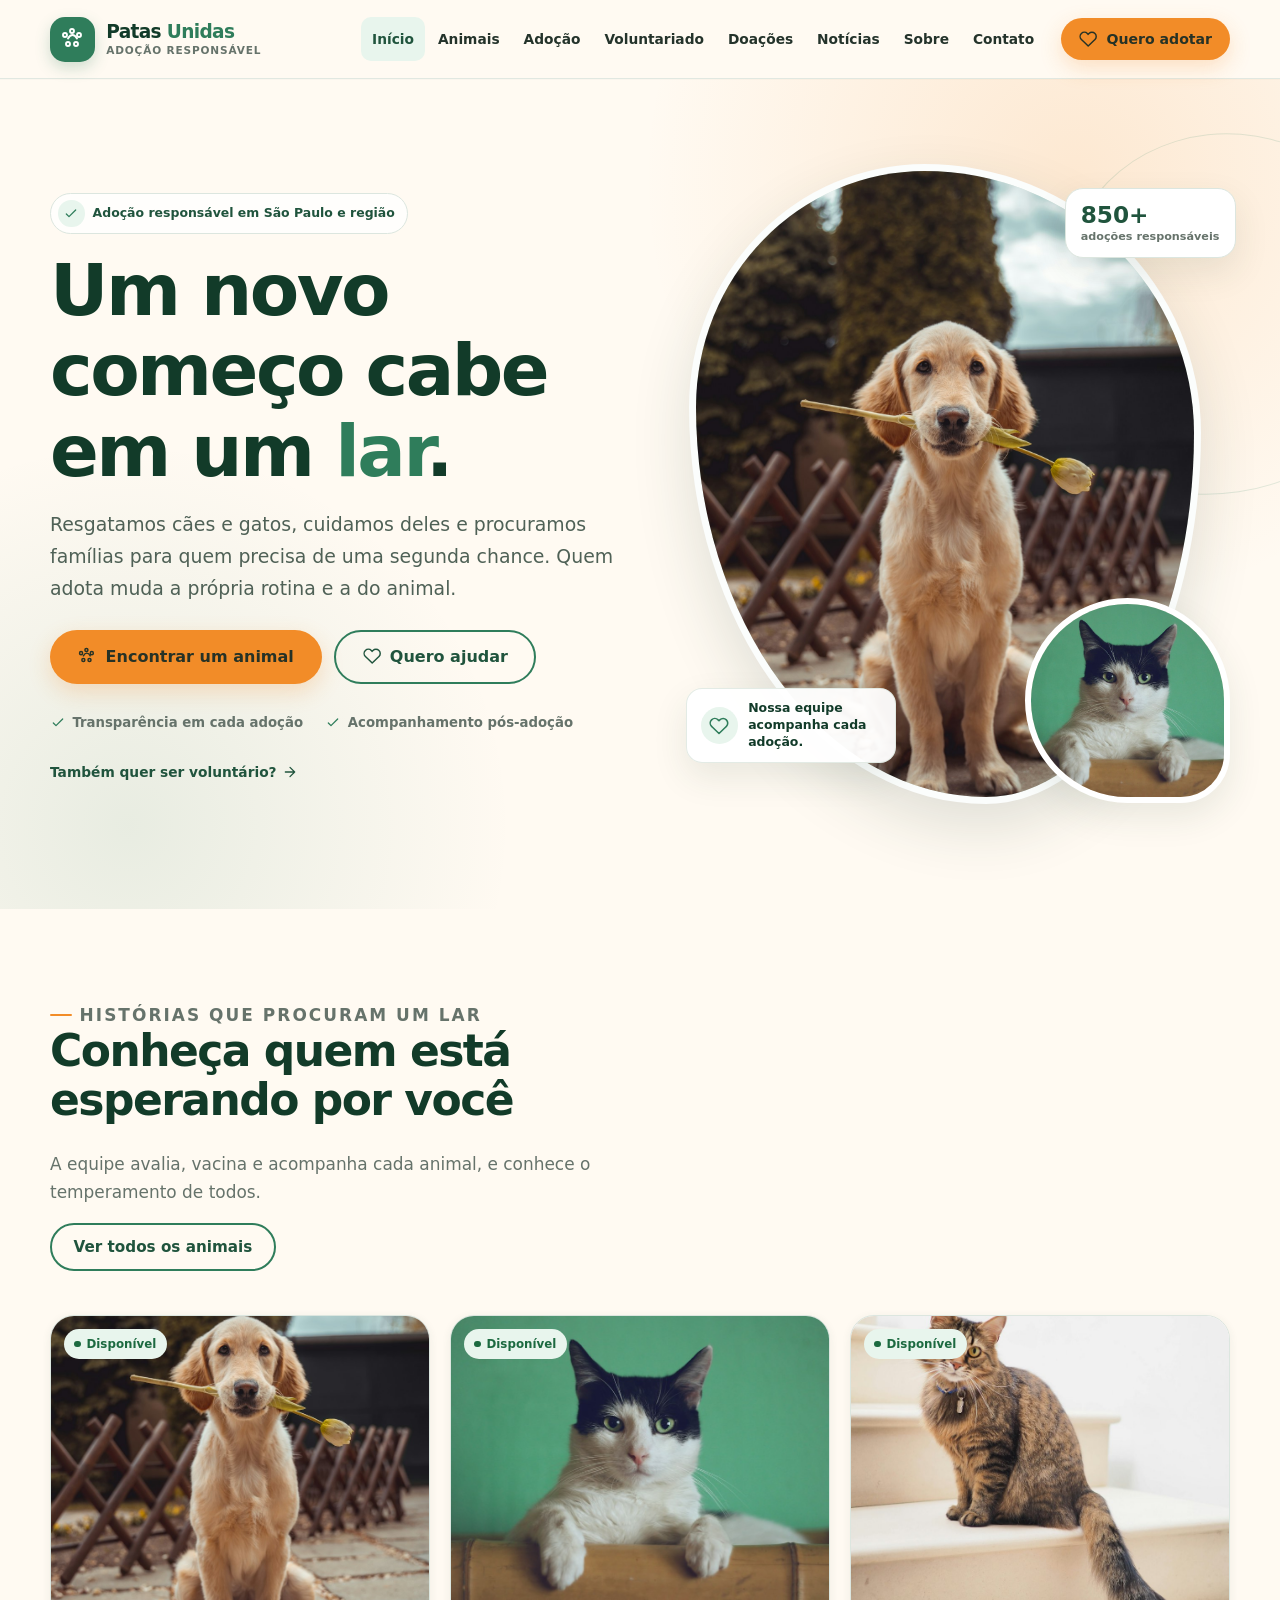
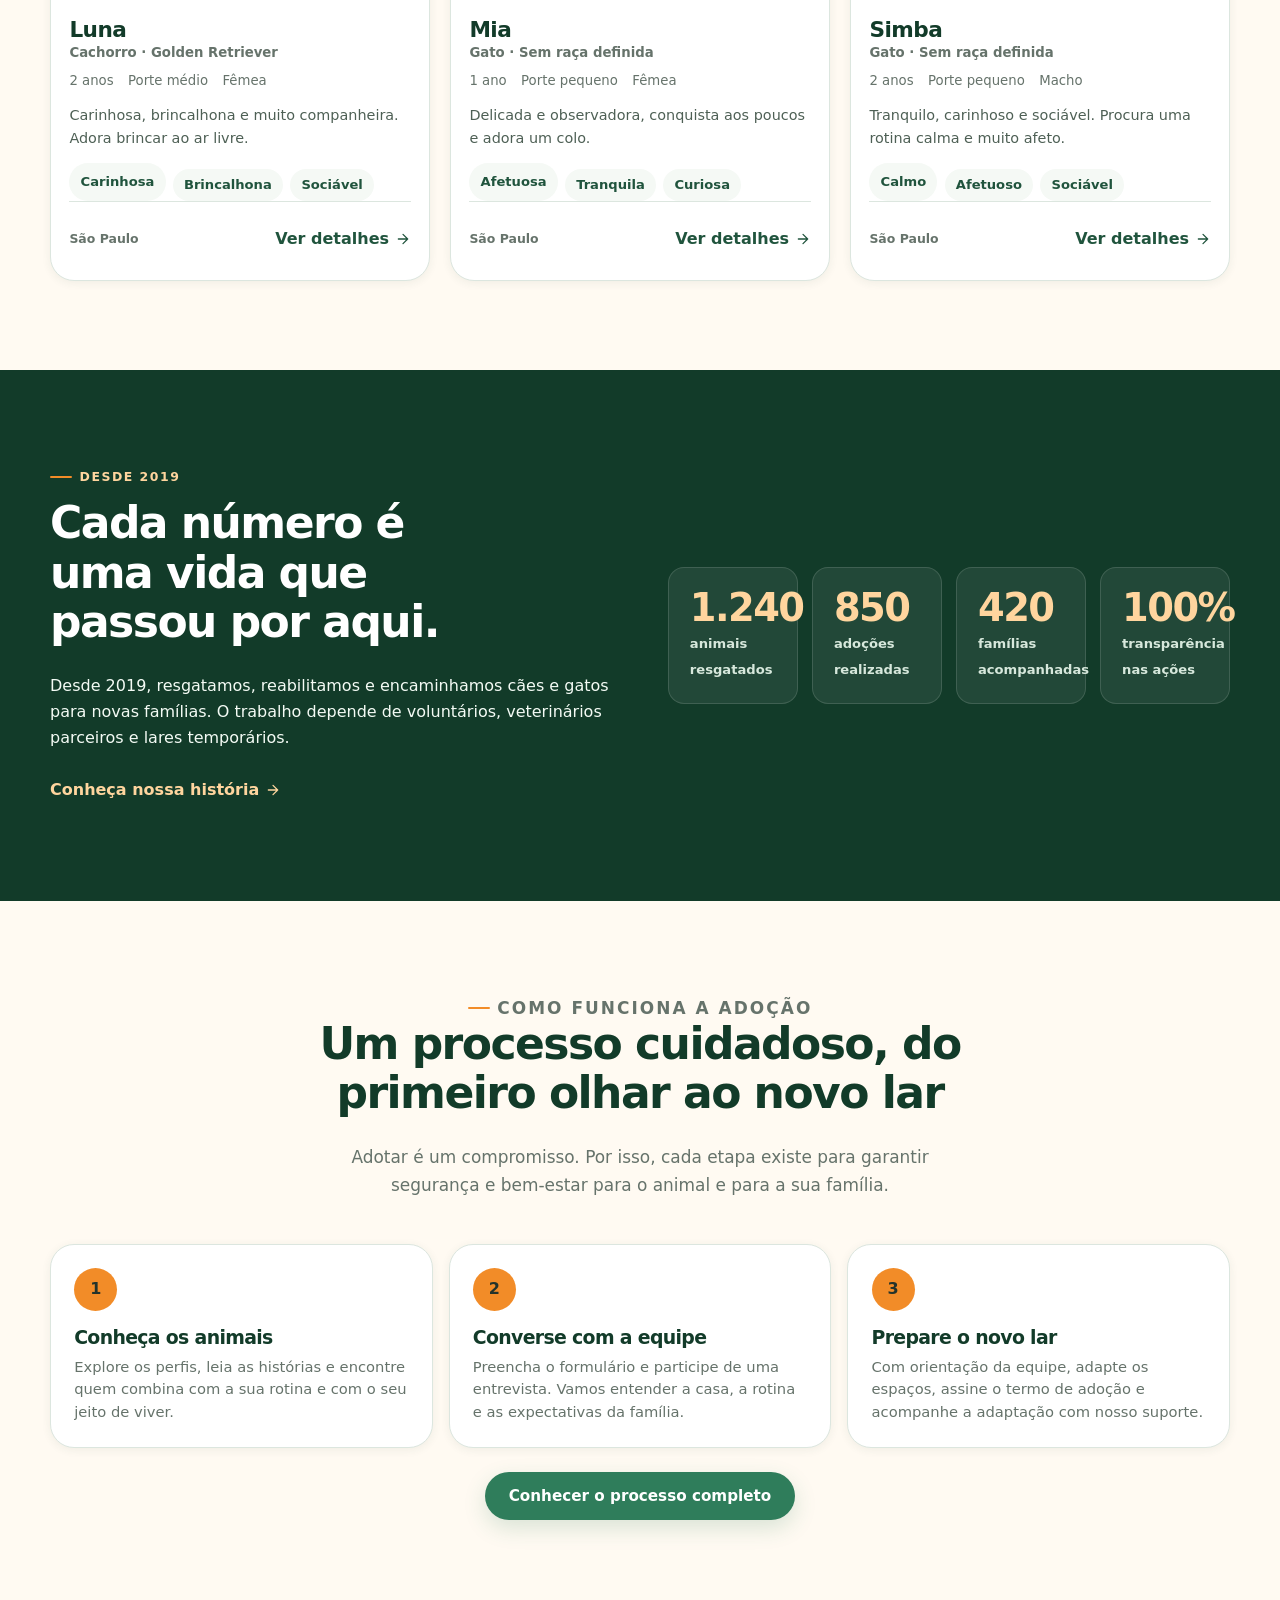
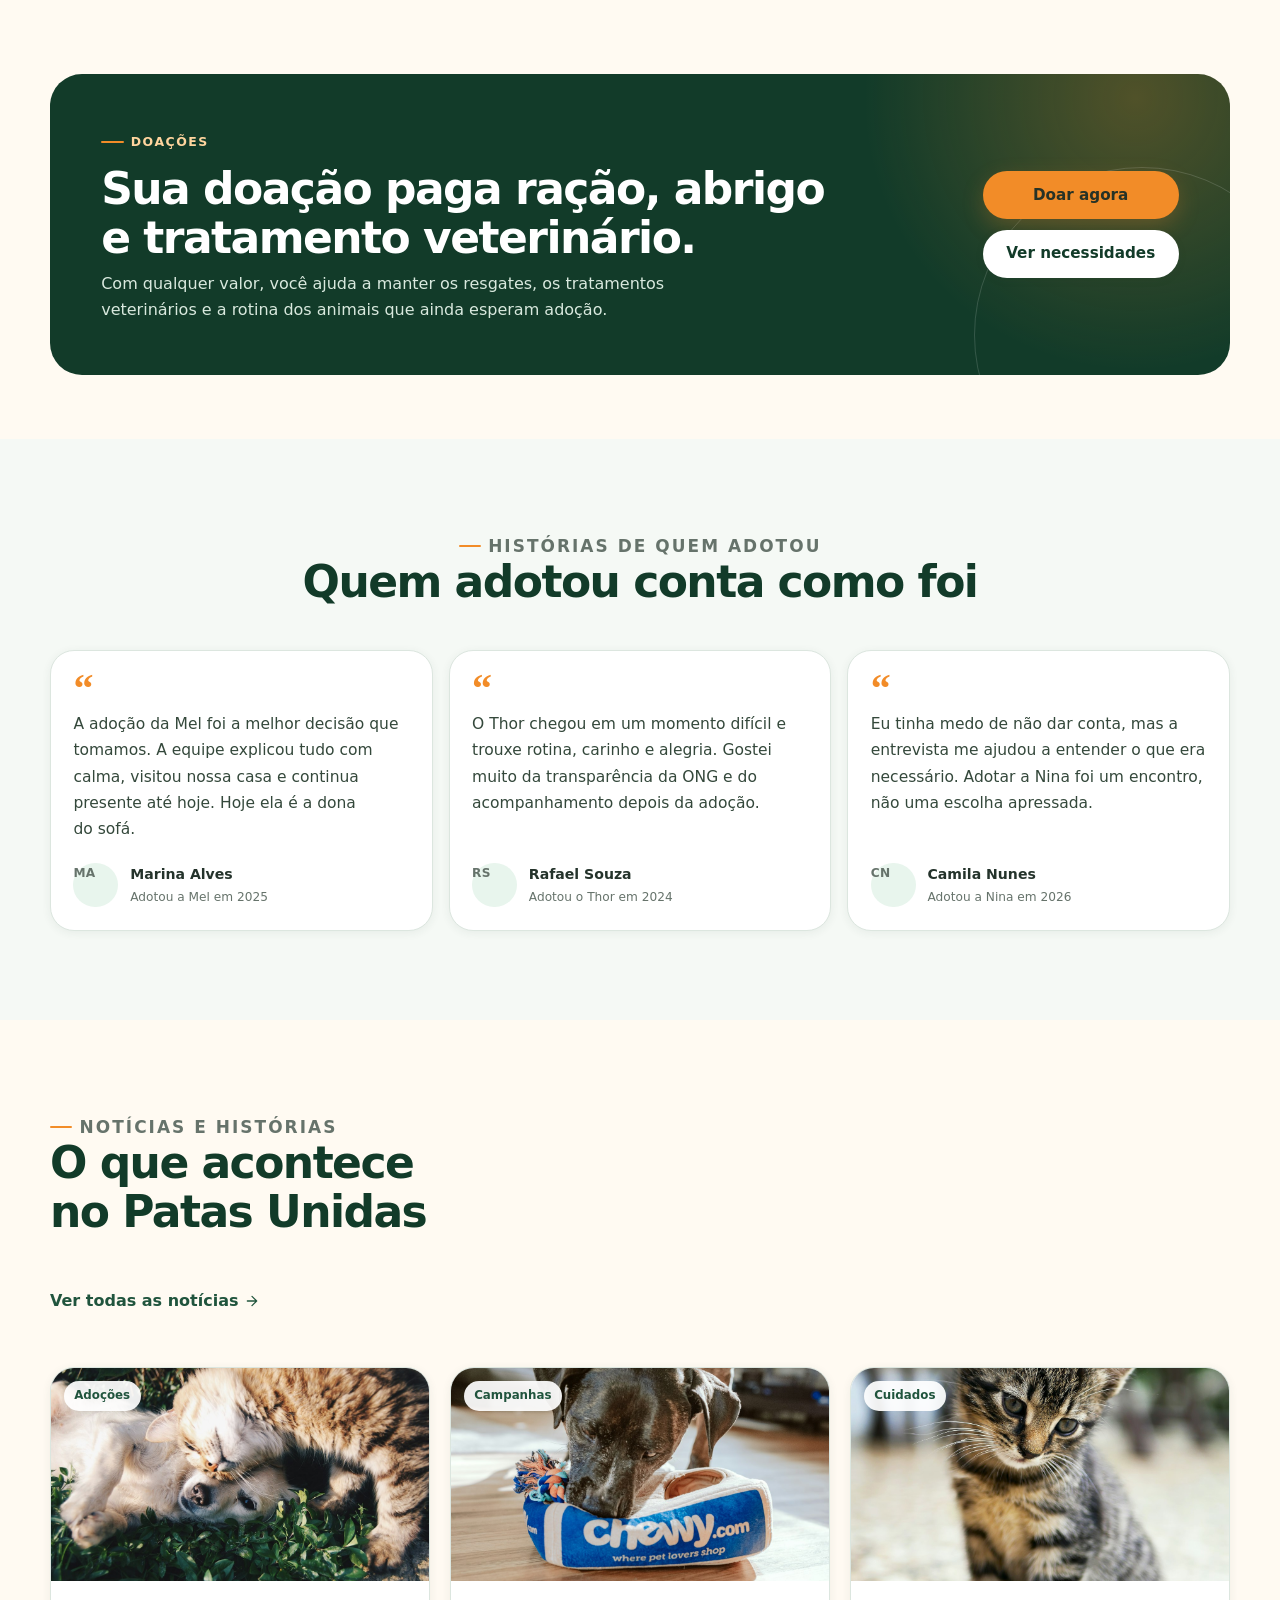
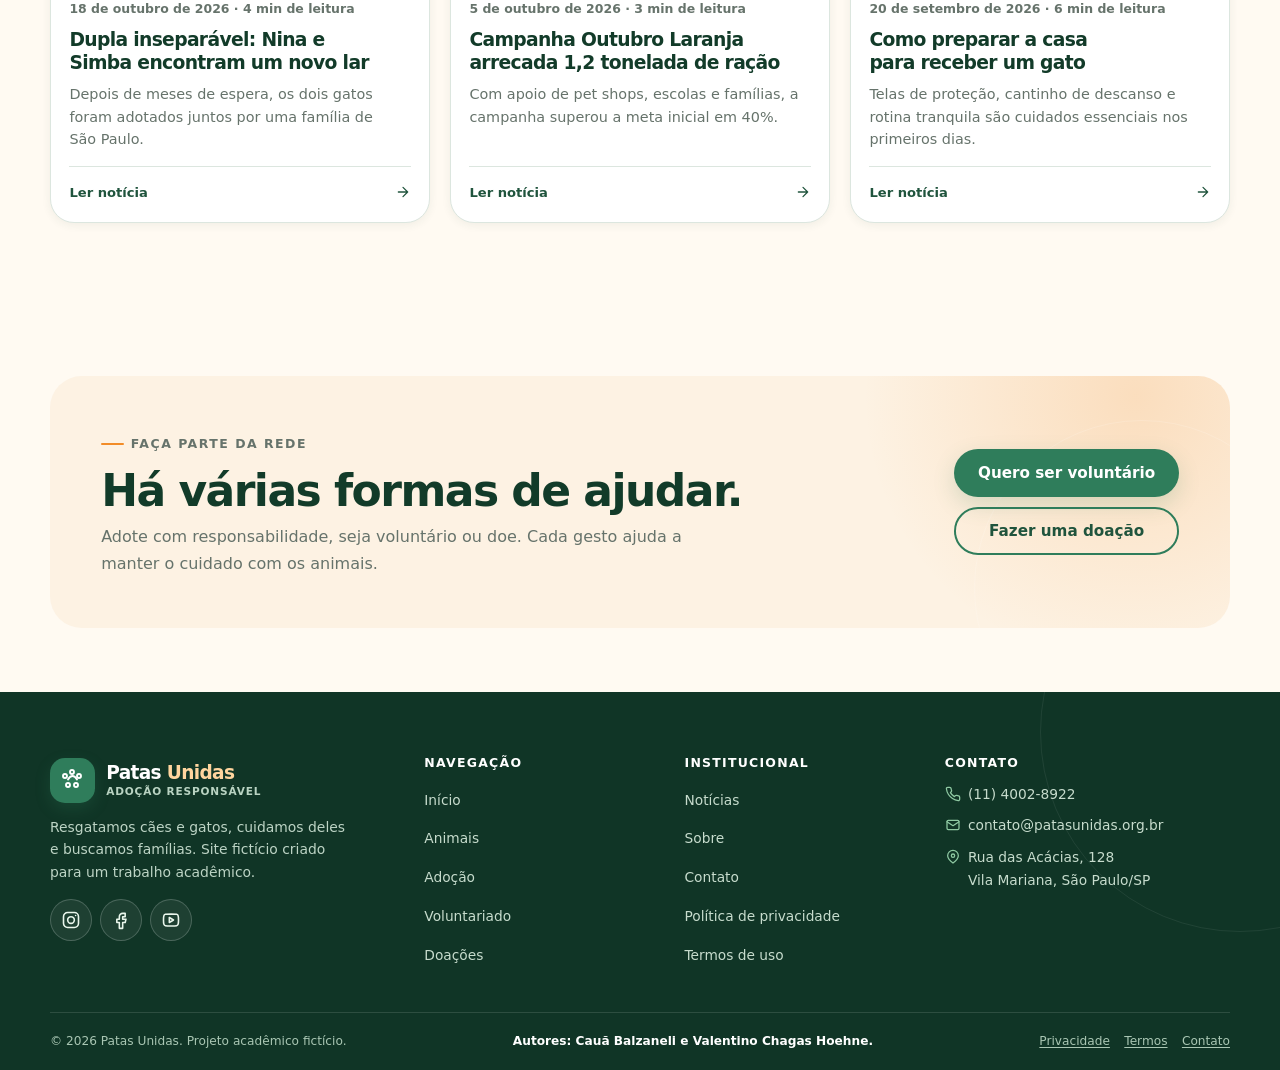
<file: programação-web/Valentino-Caua/PatasUnidas/index.html>
<!DOCTYPE html>
<html lang="pt-BR">
<head>
  <meta charset="utf-8">
  <meta name="viewport" content="width=device-width, initial-scale=1">
  <title>Patas Unidas | Adoção responsável de cães e gatos</title>
  <meta name="description" content="O Patas Unidas resgata, cuida e encontra famílias para cães e gatos. Conheça os animais disponíveis, o processo de adoção responsável e como ajudar.">
  <meta name="theme-color" content="#2f7d5b">
  <meta name="author" content="Cauã Balzaneli e Valentino Chagas Hoehne">
  <meta property="og:type" content="website">
  <meta property="og:locale" content="pt_BR">
  <meta property="og:title" content="Patas Unidas | Adoção responsável de cães e gatos">
  <meta property="og:description" content="O Patas Unidas resgata, cuida e encontra famílias para cães e gatos. Conheça os animais disponíveis, o processo de adoção responsável e como ajudar.">
  <meta property="og:image" content="assets/images/og-patas-unidas.jpg">
  <meta property="og:image:alt" content="Patas Unidas: um novo começo cabe em um lar">
  <meta name="twitter:card" content="summary_large_image">
  <link rel="icon" href="assets/images/favicon.svg" type="image/svg+xml">
  <link rel="stylesheet" href="assets/css/style.css">
</head>
<body>
  <a class="skip-link" href="#conteudo">Ir para o conteúdo principal</a>
  <header class="site-header">
    <div class="container header__inner">
      <a class="brand" href="index.html" aria-label="Patas Unidas, página inicial">
        <span class="brand__mark" aria-hidden="true"><svg class="icon" viewBox="0 0 24 24" aria-hidden="true"><circle cx="11" cy="4" r="2"/><circle cx="18" cy="8" r="2"/><circle cx="4" cy="8" r="2"/><circle cx="7" cy="17" r="2"/><circle cx="15" cy="17" r="2"/><path d="M7 11.5c1.2-2.1 2.7-3.5 4.5-3.5s3.3 1.4 4.5 3.5"/></svg></span>
        <span class="brand__text"><span class="brand__name">Patas <span>Unidas</span></span><small>Adoção responsável</small></span>
      </a>
      <button class="nav-toggle" type="button" aria-expanded="false" aria-controls="menu-principal" aria-label="Abrir menu">
        <svg class="icon nav-toggle__open" viewBox="0 0 24 24" aria-hidden="true"><path d="M4 7h16M4 12h16M4 17h16"/></svg>
        <svg class="icon nav-toggle__close" viewBox="0 0 24 24" aria-hidden="true"><path d="M18 6 6 18M6 6l12 12"/></svg>
      </button>
      <nav class="site-nav" id="menu-principal" aria-label="Menu principal">
        <ul class="site-nav__list">
          <li><a href="index.html" aria-current="page">Início</a></li>
          <li><a href="pages/animais.html">Animais</a></li>
          <li><a href="pages/adocao.html">Adoção</a></li>
          <li><a href="pages/voluntariado.html">Voluntariado</a></li>
          <li><a href="pages/doacoes.html">Doações</a></li>
          <li><a href="pages/noticias.html">Notícias</a></li>
          <li><a href="pages/sobre.html">Sobre</a></li>
          <li><a href="pages/contato.html">Contato</a></li>
        </ul>
        <a class="btn btn--primary btn--sm nav-cta" href="pages/animais.html"><svg class="icon" viewBox="0 0 24 24" aria-hidden="true"><path d="M20.8 4.6a5.5 5.5 0 0 0-7.8 0L12 5.7l-1.1-1.1a5.5 5.5 0 0 0-7.8 7.8l1.1 1.1L12 21l7.8-7.5 1.1-1.1a5.5 5.5 0 0 0-.1-7.8Z"/></svg> Quero adotar</a>
      </nav>
    </div>
  </header>

  <main id="conteudo" tabindex="-1">
  <section class="hero">
    <div class="container hero__grid">
      <div class="hero__content">
        <p class="hero__eyebrow">
          <span aria-hidden="true">
            <svg class="icon icon--sm" viewBox="0 0 24 24" fill="none" stroke="currentColor" stroke-width="2"><path d="m5 12 4 4L19 6"/></svg>
          </span>
          Adoção responsável em São Paulo e região
        </p>
        <h1>Um novo começo cabe em um <em>lar</em>.</h1>
        <p class="hero__lead">Resgatamos cães e gatos, cuidamos deles e procuramos famílias para quem precisa de uma segunda chance. Quem adota muda a própria rotina e a do animal.</p>
        <div class="hero__actions">
          <a class="btn btn--primary btn--lg" href="pages/animais.html">
            <svg class="icon" viewBox="0 0 24 24" aria-hidden="true"><circle cx="11" cy="4" r="2"/><circle cx="18" cy="8" r="2"/><circle cx="4" cy="8" r="2"/><circle cx="7" cy="17" r="2"/><circle cx="15" cy="17" r="2"/><path d="M7 11.5c1.2-2.1 2.7-3.5 4.5-3.5s3.3 1.4 4.5 3.5"/></svg>
            Encontrar um animal
          </a>
          <a class="btn btn--outline btn--lg" href="pages/doacoes.html">
            <svg class="icon" viewBox="0 0 24 24" aria-hidden="true"><path d="M20.8 4.6a5.5 5.5 0 0 0-7.8 0L12 5.7l-1.1-1.1a5.5 5.5 0 0 0-7.8 7.8l1.1 1.1L12 21l7.8-7.5 1.1-1.1a5.5 5.5 0 0 0-.1-7.8Z"/></svg>
            Quero ajudar
          </a>
        </div>
        <ul class="hero__trust">
          <li><svg class="icon icon--sm" viewBox="0 0 24 24" aria-hidden="true"><path d="m5 12 4 4L19 6"/></svg> Transparência em cada adoção</li>
          <li><svg class="icon icon--sm" viewBox="0 0 24 24" aria-hidden="true"><path d="m5 12 4 4L19 6"/></svg> Acompanhamento pós-adoção</li>
        </ul>
        <p style="margin-top: 1rem; font-size: 0.86rem;"><a class="link-arrow" href="pages/voluntariado.html">Também quer ser voluntário? <svg class="icon icon--sm" viewBox="0 0 24 24" aria-hidden="true"><path d="M5 12h14M12 5l7 7-7 7"/></svg></a></p>
      </div>

      <div class="hero__media" aria-label="Cachorro e gato resgatados pelo Patas Unidas">
        <div class="hero__image-main">
          <img src="assets/images/hero-dog.jpg" alt="Cachorro golden retriever segurando uma flor na boca, olhando para a câmera" width="1400" height="2245" fetchpriority="high">
        </div>
        <div class="hero__image-cat">
          <img src="assets/images/hero-cat.jpg" alt="Gato preto e branco de olhos verdes em um ambiente acolhedor" width="900" height="619" loading="lazy">
        </div>
        <div class="hero__badge">
          <span class="hero__badge-icon" aria-hidden="true">
            <svg class="icon" viewBox="0 0 24 24"><path d="M20.8 4.6a5.5 5.5 0 0 0-7.8 0L12 5.7l-1.1-1.1a5.5 5.5 0 0 0-7.8 7.8l1.1 1.1L12 21l7.8-7.5 1.1-1.1a5.5 5.5 0 0 0-.1-7.8Z"/></svg>
          </span>
          Nossa equipe acompanha cada adoção.
        </div>
        <div class="hero__stat" aria-label="Mais de 850 adoções realizadas">
          <strong>850+</strong>
          <span>adoções responsáveis</span>
        </div>
      </div>
    </div>
  </section>

  <section class="section" aria-labelledby="destaques-titulo">
    <div class="container">
      <div class="section-header-row">
        <div class="section-heading">
          <p class="eyebrow">Histórias que procuram um lar</p>
          <h2 id="destaques-titulo">Conheça quem está esperando por você</h2>
          <p>A equipe avalia, vacina e acompanha cada animal, e conhece o temperamento de todos.</p>
        </div>
        <a class="btn btn--outline" href="pages/animais.html">Ver todos os animais</a>
      </div>

      <div class="animals-grid">
        <article class="animal-card">
          <div class="animal-card__media">
            <img src="assets/images/animal-luna.jpg" alt="Cachorro golden retriever de pé em um jardim, segurando uma flor" loading="lazy" width="900" height="1443">
            <span class="badge badge--disponivel animal-card__status">Disponível</span>
          </div>
          <div class="animal-card__body">
            <div class="animal-card__heading">
              <div>
                <h3 class="animal-card__name">Luna</h3>
                <p class="animal-card__species">Cachorro · Golden Retriever</p>
              </div>
            </div>
            <ul class="animal-card__meta">
              <li>2 anos</li>
              <li>Porte médio</li>
              <li>Fêmea</li>
            </ul>
            <p class="animal-card__description">Carinhosa, brincalhona e muito companheira. Adora brincar ao ar livre.</p>
            <ul class="tag-list" aria-label="Temperamento de Luna">
              <li class="tag">Carinhosa</li>
              <li class="tag">Brincalhona</li>
              <li class="tag">Sociável</li>
            </ul>
            <div class="animal-card__footer">
              <span class="animal-card__city">São Paulo</span>
              <a class="link-arrow" href="pages/animal.html?id=1" aria-label="Ver detalhes de Luna">Ver detalhes <svg class="icon icon--sm" viewBox="0 0 24 24" aria-hidden="true"><path d="M5 12h14M12 5l7 7-7 7"/></svg></a>
            </div>
          </div>
        </article>

        <article class="animal-card">
          <div class="animal-card__media">
            <img src="assets/images/animal-mia.jpg" alt="Gatinha preta e branca de olhos verdes em um fundo verde" loading="lazy" width="900" height="619">
            <span class="badge badge--disponivel animal-card__status">Disponível</span>
          </div>
          <div class="animal-card__body">
            <div class="animal-card__heading">
              <div>
                <h3 class="animal-card__name">Mia</h3>
                <p class="animal-card__species">Gato · Sem raça definida</p>
              </div>
            </div>
            <ul class="animal-card__meta">
              <li>1 ano</li>
              <li>Porte pequeno</li>
              <li>Fêmea</li>
            </ul>
            <p class="animal-card__description">Delicada e observadora, conquista aos poucos e adora um colo.</p>
            <ul class="tag-list" aria-label="Temperamento de Mia">
              <li class="tag">Afetuosa</li>
              <li class="tag">Tranquila</li>
              <li class="tag">Curiosa</li>
            </ul>
            <div class="animal-card__footer">
              <span class="animal-card__city">São Paulo</span>
              <a class="link-arrow" href="pages/animal.html?id=3" aria-label="Ver detalhes de Mia">Ver detalhes <svg class="icon icon--sm" viewBox="0 0 24 24" aria-hidden="true"><path d="M5 12h14M12 5l7 7-7 7"/></svg></a>
            </div>
          </div>
        </article>

        <article class="animal-card">
          <div class="animal-card__media">
            <img src="assets/images/animal-simba.jpg" alt="Gato malhado sentado e olhando para a câmera em um ambiente claro" loading="lazy" width="900" height="1200">
            <span class="badge badge--disponivel animal-card__status">Disponível</span>
          </div>
          <div class="animal-card__body">
            <div class="animal-card__heading">
              <div>
                <h3 class="animal-card__name">Simba</h3>
                <p class="animal-card__species">Gato · Sem raça definida</p>
              </div>
            </div>
            <ul class="animal-card__meta">
              <li>2 anos</li>
              <li>Porte pequeno</li>
              <li>Macho</li>
            </ul>
            <p class="animal-card__description">Tranquilo, carinhoso e sociável. Procura uma rotina calma e muito afeto.</p>
            <ul class="tag-list" aria-label="Temperamento de Simba">
              <li class="tag">Calmo</li>
              <li class="tag">Afetuoso</li>
              <li class="tag">Sociável</li>
            </ul>
            <div class="animal-card__footer">
              <span class="animal-card__city">São Paulo</span>
              <a class="link-arrow" href="pages/animal.html?id=6" aria-label="Ver detalhes de Simba">Ver detalhes <svg class="icon icon--sm" viewBox="0 0 24 24" aria-hidden="true"><path d="M5 12h14M12 5l7 7-7 7"/></svg></a>
            </div>
          </div>
        </article>
      </div>
    </div>
  </section>

  <section class="section section--dark" aria-labelledby="numeros-titulo">
    <div class="container split">
      <div>
        <p class="eyebrow" style="color: #ffd59e;">Desde 2019</p>
        <h2 id="numeros-titulo">Cada número é uma vida que passou por aqui.</h2>
        <p>Desde 2019, resgatamos, reabilitamos e encaminhamos cães e gatos para novas famílias. O trabalho depende de voluntários, veterinários parceiros e lares temporários.</p>
        <p style="margin-bottom: 0;"><a class="link-arrow" style="color: #ffd59e;" href="pages/sobre.html">Conheça nossa história <svg class="icon icon--sm" viewBox="0 0 24 24" aria-hidden="true"><path d="M5 12h14M12 5l7 7-7 7"/></svg></a></p>
      </div>
      <div class="stats-grid">
        <div class="stat-card"><strong>1.240</strong><span>animais resgatados</span></div>
        <div class="stat-card"><strong>850</strong><span>adoções realizadas</span></div>
        <div class="stat-card"><strong>420</strong><span>famílias acompanhadas</span></div>
        <div class="stat-card"><strong>100%</strong><span>transparência nas ações</span></div>
      </div>
    </div>
  </section>

  <section class="section" aria-labelledby="como-funciona-titulo">
    <div class="container">
      <div class="section-heading section-heading--center">
        <p class="eyebrow">Como funciona a adoção</p>
        <h2 id="como-funciona-titulo">Um processo cuidadoso, do primeiro olhar ao novo lar</h2>
        <p>Adotar é um compromisso. Por isso, cada etapa existe para garantir segurança e bem-estar para o animal e para a sua família.</p>
      </div>
      <div class="steps-grid">
        <article class="step-card">
          <span class="step-card__number" aria-hidden="true">1</span>
          <h3>Conheça os animais</h3>
          <p>Explore os perfis, leia as histórias e encontre quem combina com a sua rotina e com o seu jeito de viver.</p>
        </article>
        <article class="step-card">
          <span class="step-card__number" aria-hidden="true">2</span>
          <h3>Converse com a equipe</h3>
          <p>Preencha o formulário e participe de uma entrevista. Vamos entender a casa, a rotina e as expectativas da família.</p>
        </article>
        <article class="step-card">
          <span class="step-card__number" aria-hidden="true">3</span>
          <h3>Prepare o novo lar</h3>
          <p>Com orientação da equipe, adapte os espaços, assine o termo de adoção e acompanhe a adaptação com nosso suporte.</p>
        </article>
      </div>
      <p class="text-center" style="margin-top: 1.5rem;"><a class="btn btn--secondary" href="pages/adocao.html">Conhecer o processo completo</a></p>
    </div>
  </section>

  <section class="section section--tight">
    <div class="container">
      <div class="cta-banner">
        <div>
          <p class="eyebrow" style="color: #ffd59e;">Doações</p>
          <h2>Sua doação paga ração, abrigo e tratamento veterinário.</h2>
          <p>Com qualquer valor, você ajuda a manter os resgates, os tratamentos veterinários e a rotina dos animais que ainda esperam adoção.</p>
        </div>
        <div class="cta-banner__actions">
          <a class="btn btn--primary" href="pages/doacoes.html">Doar agora</a>
          <a class="btn btn--light" href="pages/doacoes.html#necessidades">Ver necessidades</a>
        </div>
      </div>
    </div>
  </section>

  <section class="section section--tint" aria-labelledby="depoimentos-titulo">
    <div class="container">
      <div class="section-heading section-heading--center">
        <p class="eyebrow">Histórias de quem adotou</p>
        <h2 id="depoimentos-titulo">Quem adotou conta como foi</h2>
      </div>
      <div class="testimonial-grid">
        <article class="testimonial-card">
          <p class="testimonial-card__quote">A adoção da Mel foi a melhor decisão que tomamos. A equipe explicou tudo com calma, visitou nossa casa e continua presente até hoje. Hoje ela é a dona do sofá.</p>
          <div class="testimonial-card__person">
            <span class="avatar" aria-hidden="true">MA</span>
            <div><strong>Marina Alves</strong><span>Adotou a Mel em 2025</span></div>
          </div>
        </article>
        <article class="testimonial-card">
          <p class="testimonial-card__quote">O Thor chegou em um momento difícil e trouxe rotina, carinho e alegria. Gostei muito da transparência da ONG e do acompanhamento depois da adoção.</p>
          <div class="testimonial-card__person">
            <span class="avatar" aria-hidden="true">RS</span>
            <div><strong>Rafael Souza</strong><span>Adotou o Thor em 2024</span></div>
          </div>
        </article>
        <article class="testimonial-card">
          <p class="testimonial-card__quote">Eu tinha medo de não dar conta, mas a entrevista me ajudou a entender o que era necessário. Adotar a Nina foi um encontro, não uma escolha apressada.</p>
          <div class="testimonial-card__person">
            <span class="avatar" aria-hidden="true">CN</span>
            <div><strong>Camila Nunes</strong><span>Adotou a Nina em 2026</span></div>
          </div>
        </article>
      </div>
    </div>
  </section>

  <section class="section" aria-labelledby="noticias-home-titulo">
    <div class="container">
      <div class="section-header-row">
        <div class="section-heading">
          <p class="eyebrow">Notícias e histórias</p>
          <h2 id="noticias-home-titulo">O que acontece no Patas Unidas</h2>
        </div>
        <a class="link-arrow" href="pages/noticias.html">Ver todas as notícias <svg class="icon icon--sm" viewBox="0 0 24 24" aria-hidden="true"><path d="M5 12h14M12 5l7 7-7 7"/></svg></a>
      </div>
      <div class="news-grid">
        <article class="news-card">
          <div class="news-card__media">
            <img src="assets/images/news-adocao.jpg" alt="Cachorro e gato deitados juntos em um jardim" loading="lazy" width="1200" height="706">
            <span class="category-badge">Adoções</span>
          </div>
          <div class="news-card__body">
            <p class="news-card__date"><time datetime="2026-10-18">18 de outubro de 2026</time> · 4 min de leitura</p>
            <h3><a href="pages/noticia.html?id=1">Dupla inseparável: Nina e Simba encontram um novo lar</a></h3>
            <p class="news-card__summary">Depois de meses de espera, os dois gatos foram adotados juntos por uma família de São Paulo.</p>
            <div class="news-card__footer"><span>Ler notícia</span><svg class="icon icon--sm" viewBox="0 0 24 24" aria-hidden="true"><path d="M5 12h14M12 5l7 7-7 7"/></svg></div>
          </div>
        </article>
        <article class="news-card">
          <div class="news-card__media">
            <img src="assets/images/news-campanha.jpg" alt="Cachorro comendo ração de um comedouro azul" loading="lazy" width="1200" height="1798">
            <span class="category-badge">Campanhas</span>
          </div>
          <div class="news-card__body">
            <p class="news-card__date"><time datetime="2026-10-05">5 de outubro de 2026</time> · 3 min de leitura</p>
            <h3><a href="pages/noticia.html?id=3">Campanha Outubro Laranja arrecada 1,2 tonelada de ração</a></h3>
            <p class="news-card__summary">Com apoio de pet shops, escolas e famílias, a campanha superou a meta inicial em 40%.</p>
            <div class="news-card__footer"><span>Ler notícia</span><svg class="icon icon--sm" viewBox="0 0 24 24" aria-hidden="true"><path d="M5 12h14M12 5l7 7-7 7"/></svg></div>
          </div>
        </article>
        <article class="news-card">
          <div class="news-card__media">
            <img src="assets/images/news-cuidados.jpg" alt="Gato malhado descansando em uma superfície clara" loading="lazy" width="1200" height="1600">
            <span class="category-badge">Cuidados</span>
          </div>
          <div class="news-card__body">
            <p class="news-card__date"><time datetime="2026-09-20">20 de setembro de 2026</time> · 6 min de leitura</p>
            <h3><a href="pages/noticia.html?id=5">Como preparar a casa para receber um gato</a></h3>
            <p class="news-card__summary">Telas de proteção, cantinho de descanso e rotina tranquila são cuidados essenciais nos primeiros dias.</p>
            <div class="news-card__footer"><span>Ler notícia</span><svg class="icon icon--sm" viewBox="0 0 24 24" aria-hidden="true"><path d="M5 12h14M12 5l7 7-7 7"/></svg></div>
          </div>
        </article>
      </div>
    </div>
  </section>

  <section class="section section--tight">
    <div class="container">
      <div class="cta-banner cta-banner--light">
        <div>
          <p class="eyebrow">Faça parte da rede</p>
          <h2>Há várias formas de ajudar.</h2>
          <p>Adote com responsabilidade, seja voluntário ou doe. Cada gesto ajuda a manter o cuidado com os animais.</p>
        </div>
        <div class="cta-banner__actions">
          <a class="btn btn--secondary" href="pages/voluntariado.html">Quero ser voluntário</a>
          <a class="btn btn--outline" href="pages/doacoes.html">Fazer uma doação</a>
        </div>
      </div>
    </div>
  </section>
</main>

  <footer class="site-footer">
    <div class="container">
      <div class="footer__grid">
        <div class="footer__brand">
          <a class="brand" href="index.html" aria-label="Patas Unidas, página inicial">
            <span class="brand__mark" aria-hidden="true"><svg class="icon" viewBox="0 0 24 24" aria-hidden="true"><circle cx="11" cy="4" r="2"/><circle cx="18" cy="8" r="2"/><circle cx="4" cy="8" r="2"/><circle cx="7" cy="17" r="2"/><circle cx="15" cy="17" r="2"/><path d="M7 11.5c1.2-2.1 2.7-3.5 4.5-3.5s3.3 1.4 4.5 3.5"/></svg></span>
            <span class="brand__text"><span class="brand__name">Patas <span>Unidas</span></span><small>Adoção responsável</small></span>
          </a>
          <p>Resgatamos cães e gatos, cuidamos deles e buscamos famílias. Site fictício criado para um trabalho acadêmico.</p>
          <div class="social-links">
            <a class="social-link" href="https://www.instagram.com/" target="_blank" rel="noopener noreferrer" aria-label="Instagram do Patas Unidas (link fictício)"><svg class="icon" viewBox="0 0 24 24" aria-hidden="true"><rect x="3" y="3" width="18" height="18" rx="5"/><circle cx="12" cy="12" r="4"/><path d="M17.5 6.5h.01"/></svg></a>
            <a class="social-link" href="https://www.facebook.com/" target="_blank" rel="noopener noreferrer" aria-label="Facebook do Patas Unidas (link fictício)"><svg class="icon" viewBox="0 0 24 24" aria-hidden="true"><path d="M14 8h3V4h-3a4 4 0 0 0-4 4v3H7v4h3v7h4v-7h3l1-4h-4V8Z"/></svg></a>
            <a class="social-link" href="https://www.youtube.com/" target="_blank" rel="noopener noreferrer" aria-label="YouTube do Patas Unidas (link fictício)"><svg class="icon" viewBox="0 0 24 24" aria-hidden="true"><path d="M21 12s0-3.5-.4-5a2.5 2.5 0 0 0-1.8-1.8C17.3 4.8 12 4.8 12 4.8s-5.3 0-6.8.4A2.5 2.5 0 0 0 3.4 7C3 8.5 3 12 3 12s0 3.5.4 5a2.5 2.5 0 0 0 1.8 1.8c1.5.4 6.8.4 6.8.4s5.3 0 6.8-.4A2.5 2.5 0 0 0 20.6 17c.4-1.5.4-5 .4-5Z"/><path d="m10 15 5-3-5-3v6Z"/></svg></a>
          </div>
        </div>

        <nav aria-label="Navegação do rodapé">
          <h2 class="footer__title">Navegação</h2>
          <ul class="footer__links">
            <li><a href="index.html">Início</a></li>
            <li><a href="pages/animais.html">Animais</a></li>
            <li><a href="pages/adocao.html">Adoção</a></li>
            <li><a href="pages/voluntariado.html">Voluntariado</a></li>
            <li><a href="pages/doacoes.html">Doações</a></li>
          </ul>
        </nav>

        <nav aria-label="Institucional">
          <h2 class="footer__title">Institucional</h2>
          <ul class="footer__links">
            <li><a href="pages/noticias.html">Notícias</a></li>
            <li><a href="pages/sobre.html">Sobre</a></li>
            <li><a href="pages/contato.html">Contato</a></li>
            <li><a href="pages/politica-de-privacidade.html">Política de privacidade</a></li>
            <li><a href="pages/termos-de-uso.html">Termos de uso</a></li>
          </ul>
        </nav>

        <div>
          <h2 class="footer__title">Contato</h2>
          <ul class="footer__contact">
            <li><svg class="icon icon--sm" viewBox="0 0 24 24" aria-hidden="true"><path d="M22 16.9v3a2 2 0 0 1-2.2 2 19.8 19.8 0 0 1-8.6-3.1 19.5 19.5 0 0 1-6-6A19.8 19.8 0 0 1 2.1 4.2 2 2 0 0 1 4.1 2h3a2 2 0 0 1 2 1.7c.1 1 .4 1.9.7 2.8a2 2 0 0 1-.5 2.1L8.1 9.9a16 16 0 0 0 6 6l1.3-1.2a2 2 0 0 1 2.1-.5c.9.3 1.8.6 2.8.7a2 2 0 0 1 1.7 2Z"/></svg><a href="tel:+551140028922">(11) 4002-8922</a></li>
            <li><svg class="icon icon--sm" viewBox="0 0 24 24" aria-hidden="true"><rect x="3" y="5" width="18" height="14" rx="2"/><path d="m3 7 9 6 9-6"/></svg><a href="mailto:contato@patasunidas.org.br">contato@patasunidas.org.br</a></li>
            <li><svg class="icon icon--sm" viewBox="0 0 24 24" aria-hidden="true"><path d="M20 10c0 5-8 11-8 11S4 15 4 10a8 8 0 1 1 16 0Z"/><circle cx="12" cy="10" r="2.5"/></svg><span>Rua das Acácias, 128<br>Vila Mariana, São Paulo/SP</span></li>
          </ul>
        </div>
      </div>

      <div class="footer__bottom">
        <p>© <span data-current-year>2026</span> Patas Unidas. Projeto acadêmico fictício.</p>
        <p><strong>Autores: Cauã Balzaneli e Valentino Chagas Hoehne.</strong></p>
        <div class="footer__legal">
          <a href="pages/politica-de-privacidade.html">Privacidade</a>
          <a href="pages/termos-de-uso.html">Termos</a>
          <a href="pages/contato.html">Contato</a>
        </div>
      </div>
    </div>
  </footer>
  <script type="module" src="assets/js/main.js"></script>
</body>
</html>
</file>
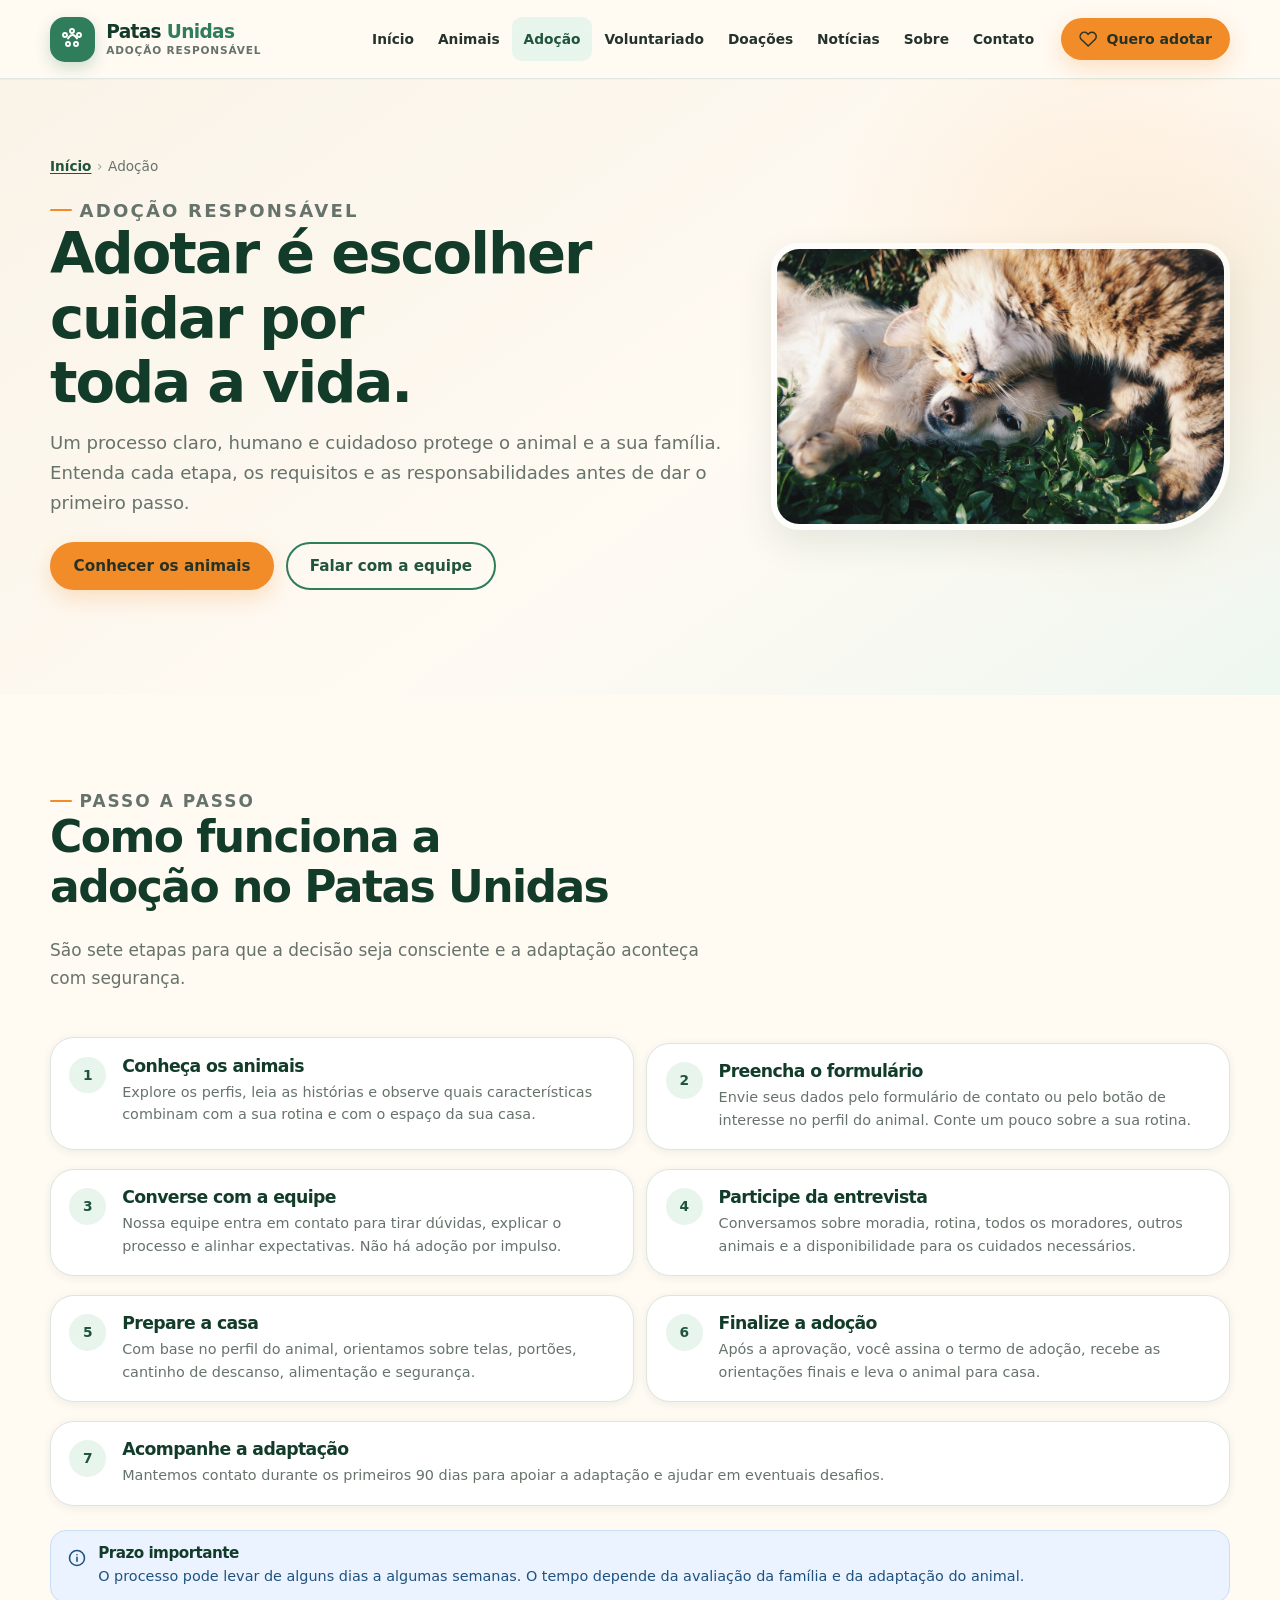
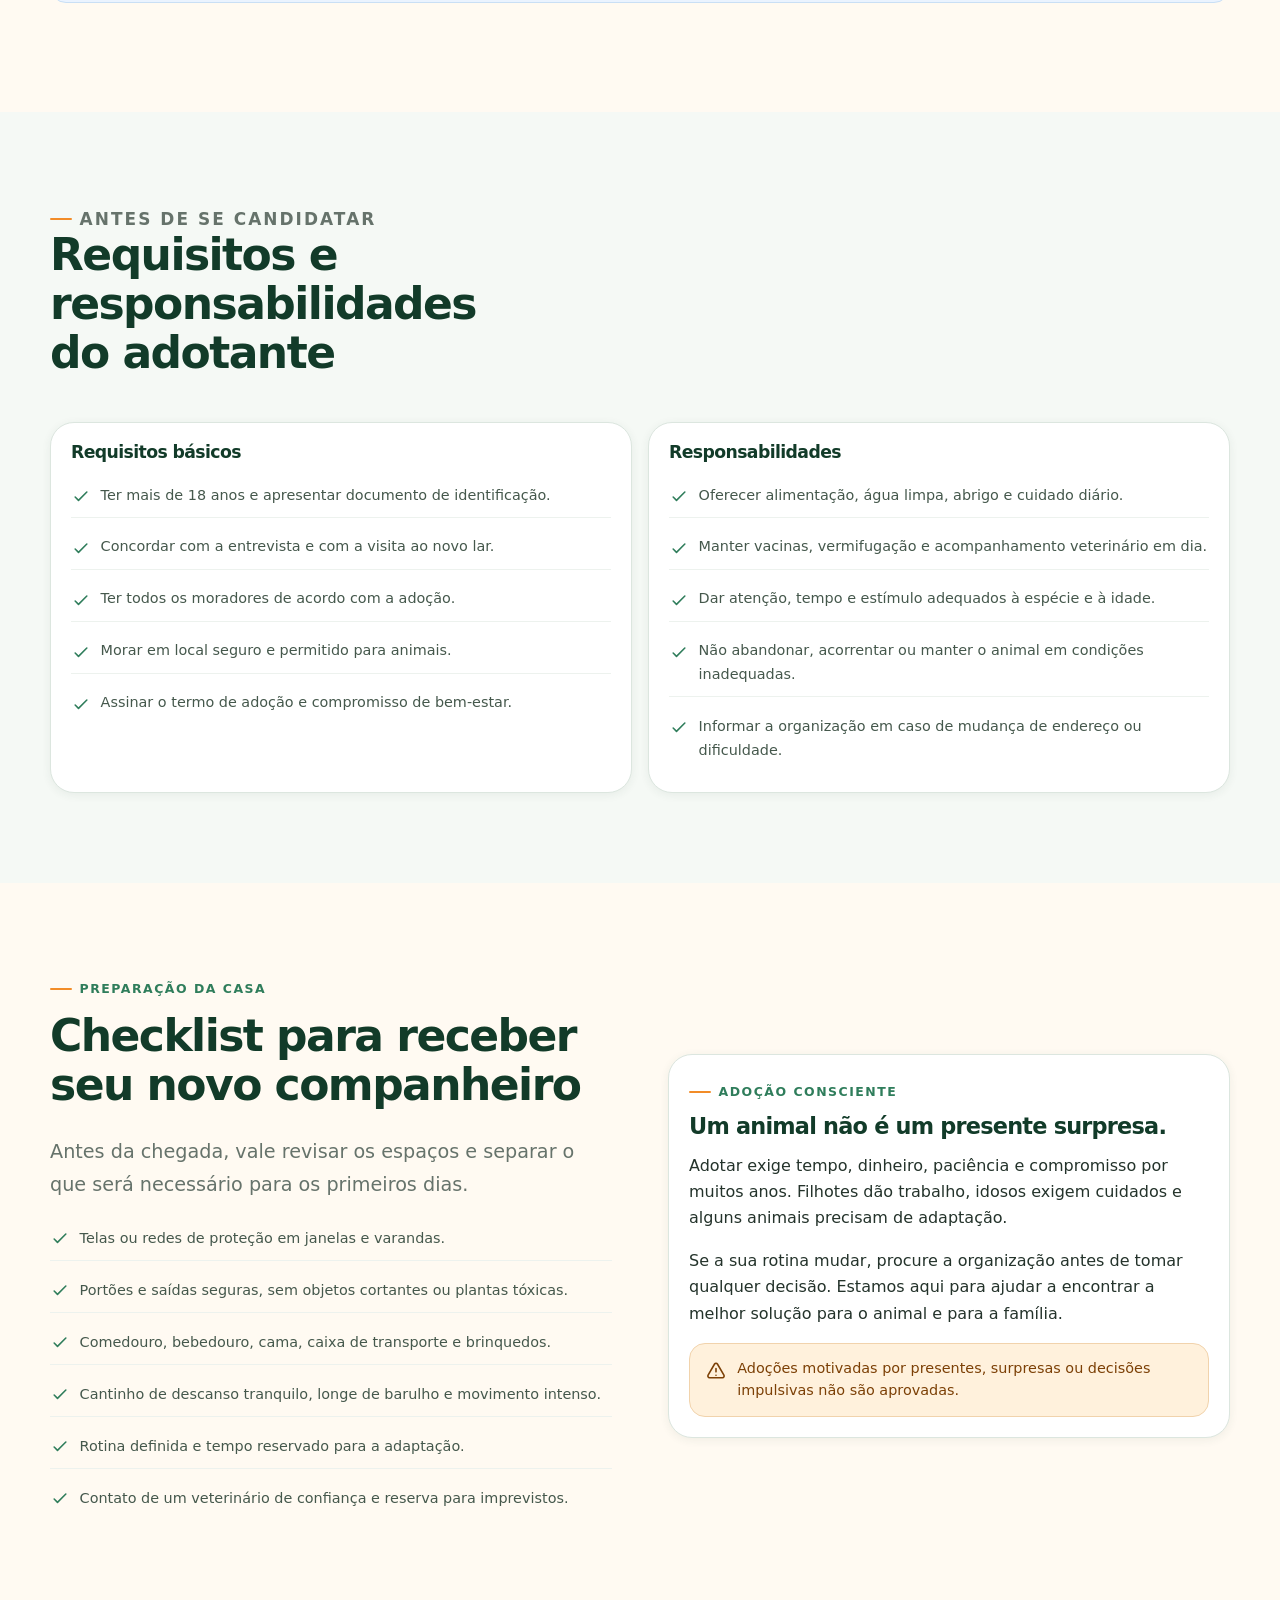
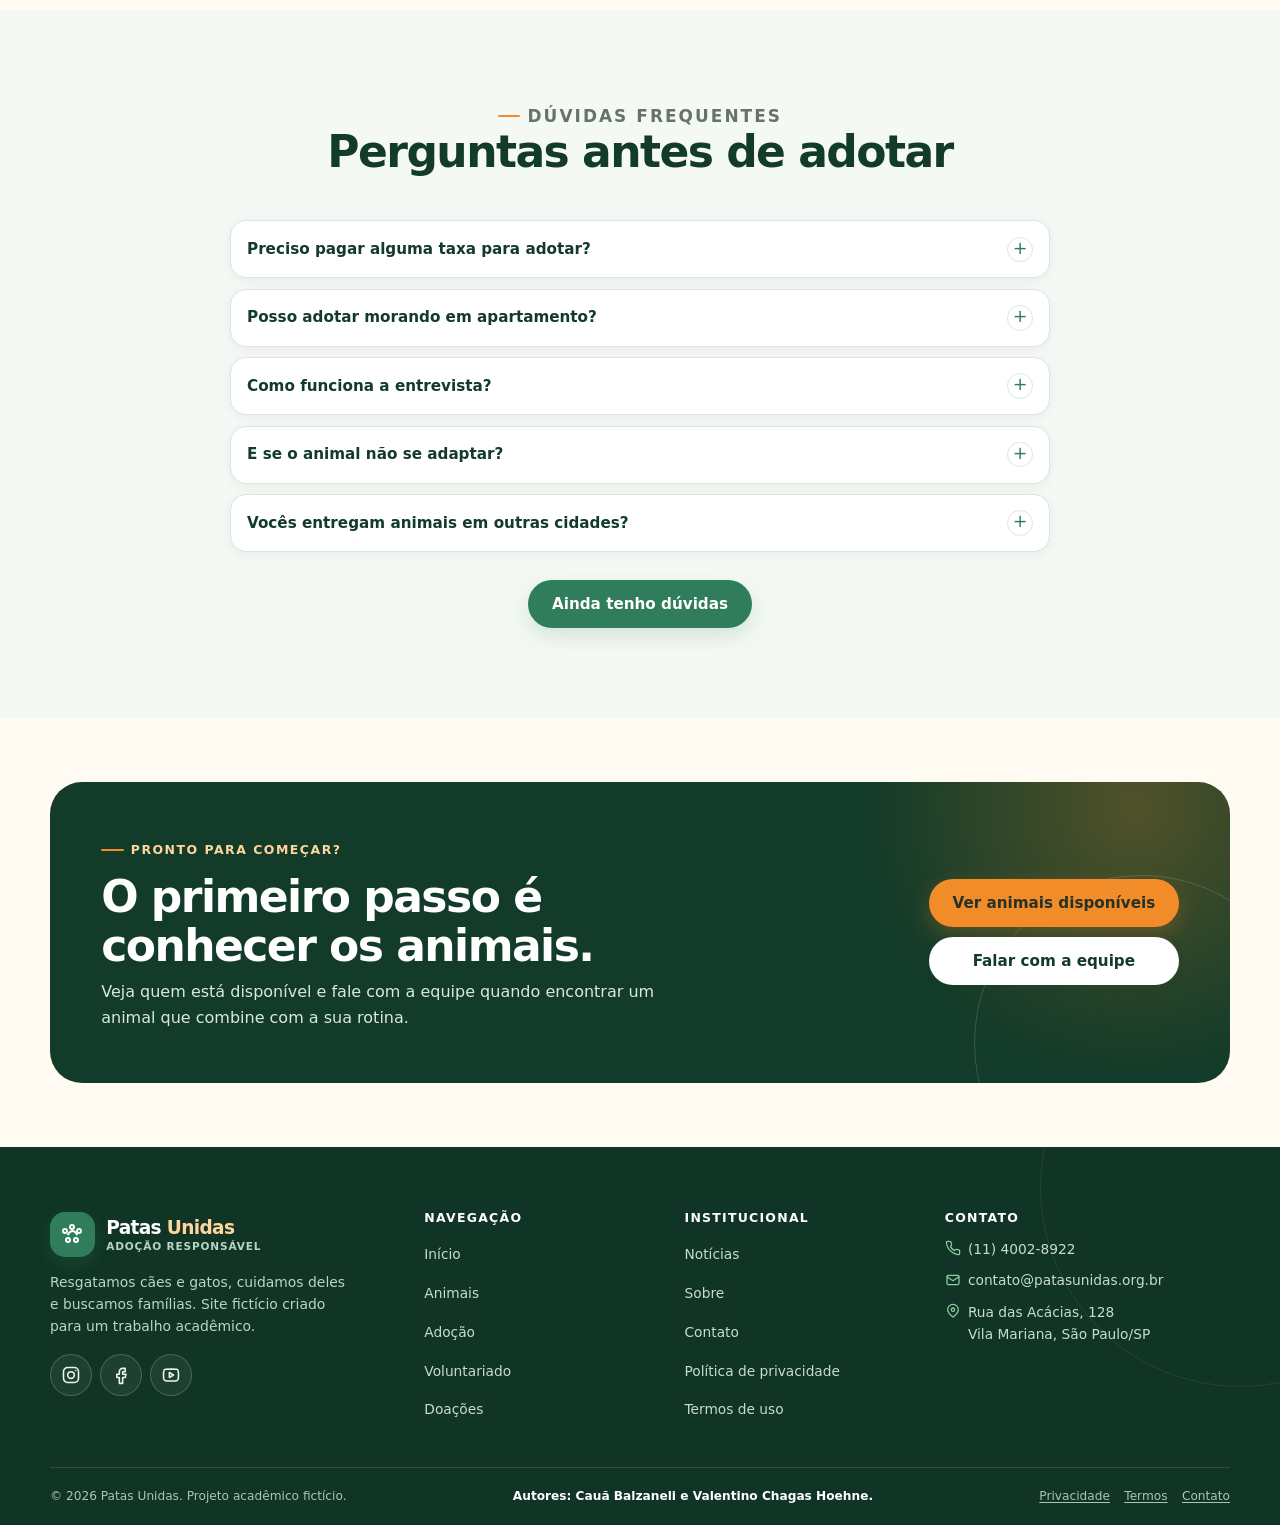
<file: programação-web/Valentino-Caua/PatasUnidas/pages/adocao.html>
<!DOCTYPE html>
<html lang="pt-BR">
<head>
  <meta charset="utf-8">
  <meta name="viewport" content="width=device-width, initial-scale=1">
  <title>Adoção responsável | Patas Unidas</title>
  <meta name="description" content="Entenda o passo a passo da adoção responsável: requisitos, entrevista, preparação da casa, termo de adoção e acompanhamento pós-adoção.">
  <meta name="theme-color" content="#2f7d5b">
  <meta name="author" content="Cauã Balzaneli e Valentino Chagas Hoehne">
  <meta property="og:type" content="website">
  <meta property="og:locale" content="pt_BR">
  <meta property="og:title" content="Adoção responsável | Patas Unidas">
  <meta property="og:description" content="Entenda o passo a passo da adoção responsável: requisitos, entrevista, preparação da casa, termo de adoção e acompanhamento pós-adoção.">
  <meta property="og:image" content="../assets/images/og-patas-unidas.jpg">
  <meta property="og:image:alt" content="Patas Unidas: um novo começo cabe em um lar">
  <meta name="twitter:card" content="summary_large_image">
  <link rel="icon" href="../assets/images/favicon.svg" type="image/svg+xml">
  <link rel="stylesheet" href="../assets/css/style.css">
</head>
<body>
  <a class="skip-link" href="#conteudo">Ir para o conteúdo principal</a>
  <header class="site-header">
    <div class="container header__inner">
      <a class="brand" href="../index.html" aria-label="Patas Unidas, página inicial">
        <span class="brand__mark" aria-hidden="true"><svg class="icon" viewBox="0 0 24 24" aria-hidden="true"><circle cx="11" cy="4" r="2"/><circle cx="18" cy="8" r="2"/><circle cx="4" cy="8" r="2"/><circle cx="7" cy="17" r="2"/><circle cx="15" cy="17" r="2"/><path d="M7 11.5c1.2-2.1 2.7-3.5 4.5-3.5s3.3 1.4 4.5 3.5"/></svg></span>
        <span class="brand__text"><span class="brand__name">Patas <span>Unidas</span></span><small>Adoção responsável</small></span>
      </a>
      <button class="nav-toggle" type="button" aria-expanded="false" aria-controls="menu-principal" aria-label="Abrir menu">
        <svg class="icon nav-toggle__open" viewBox="0 0 24 24" aria-hidden="true"><path d="M4 7h16M4 12h16M4 17h16"/></svg>
        <svg class="icon nav-toggle__close" viewBox="0 0 24 24" aria-hidden="true"><path d="M18 6 6 18M6 6l12 12"/></svg>
      </button>
      <nav class="site-nav" id="menu-principal" aria-label="Menu principal">
        <ul class="site-nav__list">
          <li><a href="../index.html">Início</a></li>
          <li><a href="animais.html">Animais</a></li>
          <li><a href="adocao.html" aria-current="page">Adoção</a></li>
          <li><a href="voluntariado.html">Voluntariado</a></li>
          <li><a href="doacoes.html">Doações</a></li>
          <li><a href="noticias.html">Notícias</a></li>
          <li><a href="sobre.html">Sobre</a></li>
          <li><a href="contato.html">Contato</a></li>
        </ul>
        <a class="btn btn--primary btn--sm nav-cta" href="animais.html"><svg class="icon" viewBox="0 0 24 24" aria-hidden="true"><path d="M20.8 4.6a5.5 5.5 0 0 0-7.8 0L12 5.7l-1.1-1.1a5.5 5.5 0 0 0-7.8 7.8l1.1 1.1L12 21l7.8-7.5 1.1-1.1a5.5 5.5 0 0 0-.1-7.8Z"/></svg> Quero adotar</a>
      </nav>
    </div>
  </header>

  <main id="conteudo" tabindex="-1">
  <section class="page-hero">
    <div class="container page-hero__grid">
      <div class="page-hero__content">
        <nav class="breadcrumb" aria-label="Você está aqui">
          <ol><li><a href="../index.html">Início</a></li><li aria-current="page">Adoção</li></ol>
        </nav>
        <p class="eyebrow">Adoção responsável</p>
        <h1>Adotar é escolher cuidar por toda a vida.</h1>
        <p>Um processo claro, humano e cuidadoso protege o animal e a sua família. Entenda cada etapa, os requisitos e as responsabilidades antes de dar o primeiro passo.</p>
        <div class="hero__actions" style="margin-top: 1.5rem;">
          <a class="btn btn--primary" href="animais.html">Conhecer os animais</a>
          <a class="btn btn--outline" href="contato.html?assunto=adocao">Falar com a equipe</a>
        </div>
      </div>
      <div class="page-hero__media">
        <img src="../assets/images/news-adocao.jpg" alt="Cachorro e gato deitados juntos em um jardim, em clima de afeto" width="1200" height="706">
      </div>
    </div>
  </section>

  <section class="section" aria-labelledby="processo-titulo">
    <div class="container">
      <div class="section-heading">
        <p class="eyebrow">Passo a passo</p>
        <h2 id="processo-titulo">Como funciona a adoção no Patas Unidas</h2>
        <p>São sete etapas para que a decisão seja consciente e a adaptação aconteça com segurança.</p>
      </div>
      <ol class="process-list">
        <li class="process-item">
          <div>
            <h3>Conheça os animais</h3>
            <p>Explore os perfis, leia as histórias e observe quais características combinam com a sua rotina e com o espaço da sua casa.</p>
          </div>
        </li>
        <li class="process-item">
          <div>
            <h3>Preencha o formulário</h3>
            <p>Envie seus dados pelo formulário de contato ou pelo botão de interesse no perfil do animal. Conte um pouco sobre a sua rotina.</p>
          </div>
        </li>
        <li class="process-item">
          <div>
            <h3>Converse com a equipe</h3>
            <p>Nossa equipe entra em contato para tirar dúvidas, explicar o processo e alinhar expectativas. Não há adoção por impulso.</p>
          </div>
        </li>
        <li class="process-item">
          <div>
            <h3>Participe da entrevista</h3>
            <p>Conversamos sobre moradia, rotina, todos os moradores, outros animais e a disponibilidade para os cuidados necessários.</p>
          </div>
        </li>
        <li class="process-item">
          <div>
            <h3>Prepare a casa</h3>
            <p>Com base no perfil do animal, orientamos sobre telas, portões, cantinho de descanso, alimentação e segurança.</p>
          </div>
        </li>
        <li class="process-item">
          <div>
            <h3>Finalize a adoção</h3>
            <p>Após a aprovação, você assina o termo de adoção, recebe as orientações finais e leva o animal para casa.</p>
          </div>
        </li>
        <li class="process-item">
          <div>
            <h3>Acompanhe a adaptação</h3>
            <p>Mantemos contato durante os primeiros 90 dias para apoiar a adaptação e ajudar em eventuais desafios.</p>
          </div>
        </li>
      </ol>
      <div class="alert alert--info" style="margin-top: 1.5rem;">
        <svg class="icon" viewBox="0 0 24 24" aria-hidden="true"><circle cx="12" cy="12" r="9"/><path d="M12 11v5M12 8h.01"/></svg>
        <div>
          <h3>Prazo importante</h3>
          <p>O processo pode levar de alguns dias a algumas semanas. O tempo depende da avaliação da família e da adaptação do animal.</p>
        </div>
      </div>
    </div>
  </section>

  <section class="section section--tint" aria-labelledby="requisitos-titulo">
    <div class="container">
      <div class="section-heading">
        <p class="eyebrow">Antes de se candidatar</p>
        <h2 id="requisitos-titulo">Requisitos e responsabilidades do adotante</h2>
      </div>
      <div class="info-grid">
        <article class="info-card">
          <h3>Requisitos básicos</h3>
          <ul class="checklist">
            <li><svg class="icon" viewBox="0 0 24 24" aria-hidden="true"><path d="m5 12 4 4L19 6"/></svg> Ter mais de 18 anos e apresentar documento de identificação.</li>
            <li><svg class="icon" viewBox="0 0 24 24" aria-hidden="true"><path d="m5 12 4 4L19 6"/></svg> Concordar com a entrevista e com a visita ao novo lar.</li>
            <li><svg class="icon" viewBox="0 0 24 24" aria-hidden="true"><path d="m5 12 4 4L19 6"/></svg> Ter todos os moradores de acordo com a adoção.</li>
            <li><svg class="icon" viewBox="0 0 24 24" aria-hidden="true"><path d="m5 12 4 4L19 6"/></svg> Morar em local seguro e permitido para animais.</li>
            <li><svg class="icon" viewBox="0 0 24 24" aria-hidden="true"><path d="m5 12 4 4L19 6"/></svg> Assinar o termo de adoção e compromisso de bem-estar.</li>
          </ul>
        </article>
        <article class="info-card">
          <h3>Responsabilidades</h3>
          <ul class="checklist">
            <li><svg class="icon" viewBox="0 0 24 24" aria-hidden="true"><path d="m5 12 4 4L19 6"/></svg> Oferecer alimentação, água limpa, abrigo e cuidado diário.</li>
            <li><svg class="icon" viewBox="0 0 24 24" aria-hidden="true"><path d="m5 12 4 4L19 6"/></svg> Manter vacinas, vermifugação e acompanhamento veterinário em dia.</li>
            <li><svg class="icon" viewBox="0 0 24 24" aria-hidden="true"><path d="m5 12 4 4L19 6"/></svg> Dar atenção, tempo e estímulo adequados à espécie e à idade.</li>
            <li><svg class="icon" viewBox="0 0 24 24" aria-hidden="true"><path d="m5 12 4 4L19 6"/></svg> Não abandonar, acorrentar ou manter o animal em condições inadequadas.</li>
            <li><svg class="icon" viewBox="0 0 24 24" aria-hidden="true"><path d="m5 12 4 4L19 6"/></svg> Informar a organização em caso de mudança de endereço ou dificuldade.</li>
          </ul>
        </article>
      </div>
    </div>
  </section>

  <section class="section" aria-labelledby="checklist-titulo">
    <div class="container split">
      <div>
        <p class="eyebrow">Preparação da casa</p>
        <h2 id="checklist-titulo">Checklist para receber seu novo companheiro</h2>
        <p class="lead">Antes da chegada, vale revisar os espaços e separar o que será necessário para os primeiros dias.</p>
        <ul class="checklist">
          <li><svg class="icon" viewBox="0 0 24 24" aria-hidden="true"><path d="m5 12 4 4L19 6"/></svg> Telas ou redes de proteção em janelas e varandas.</li>
          <li><svg class="icon" viewBox="0 0 24 24" aria-hidden="true"><path d="m5 12 4 4L19 6"/></svg> Portões e saídas seguras, sem objetos cortantes ou plantas tóxicas.</li>
          <li><svg class="icon" viewBox="0 0 24 24" aria-hidden="true"><path d="m5 12 4 4L19 6"/></svg> Comedouro, bebedouro, cama, caixa de transporte e brinquedos.</li>
          <li><svg class="icon" viewBox="0 0 24 24" aria-hidden="true"><path d="m5 12 4 4L19 6"/></svg> Cantinho de descanso tranquilo, longe de barulho e movimento intenso.</li>
          <li><svg class="icon" viewBox="0 0 24 24" aria-hidden="true"><path d="m5 12 4 4L19 6"/></svg> Rotina definida e tempo reservado para a adaptação.</li>
          <li><svg class="icon" viewBox="0 0 24 24" aria-hidden="true"><path d="m5 12 4 4L19 6"/></svg> Contato de um veterinário de confiança e reserva para imprevistos.</li>
        </ul>
      </div>
      <aside class="info-card" aria-labelledby="aviso-titulo">
        <p class="eyebrow">Adoção consciente</p>
        <h2 id="aviso-titulo" style="font-size: 1.4rem;">Um animal não é um presente surpresa.</h2>
        <p>Adotar exige tempo, dinheiro, paciência e compromisso por muitos anos. Filhotes dão trabalho, idosos exigem cuidados e alguns animais precisam de adaptação.</p>
        <p>Se a sua rotina mudar, procure a organização antes de tomar qualquer decisão. Estamos aqui para ajudar a encontrar a melhor solução para o animal e para a família.</p>
        <div class="alert alert--warning" style="margin-bottom: 0;">
          <svg class="icon" viewBox="0 0 24 24" aria-hidden="true"><path d="M10.3 3.6 2.5 17a2 2 0 0 0 1.7 3h15.6a2 2 0 0 0 1.7-3L13.7 3.6a2 2 0 0 0-3.4 0Z"/><path d="M12 9v4M12 17h.01"/></svg>
          <p>Adoções motivadas por presentes, surpresas ou decisões impulsivas não são aprovadas.</p>
        </div>
      </aside>
    </div>
  </section>

  <section class="section section--tint" aria-labelledby="faq-titulo">
    <div class="container container--narrow">
      <div class="section-heading section-heading--center">
        <p class="eyebrow">Dúvidas frequentes</p>
        <h2 id="faq-titulo">Perguntas antes de adotar</h2>
      </div>
      <div class="faq-list">
        <details>
          <summary>Preciso pagar alguma taxa para adotar?</summary>
          <div class="faq__answer"><p>Não. A adoção é gratuita. No entanto, o adotante assume os custos contínuos de alimentação, higiene, vacinas e cuidados veterinários. Doações espontâneas são bem-vindas, mas nunca uma condição.</p></div>
        </details>
        <details>
          <summary>Posso adotar morando em apartamento?</summary>
          <div class="faq__answer"><p>Sim, desde que o espaço seja seguro e adequado ao porte e às necessidades do animal. Para gatos, telas de proteção são obrigatórias. Para cães, é importante garantir passeios diários e estímulos.</p></div>
        </details>
        <details>
          <summary>Como funciona a entrevista?</summary>
          <div class="faq__answer"><p>A entrevista é uma conversa, não uma prova. Buscamos entender a rotina, a composição da família, a experiência com animais e as expectativas. Também é o momento para você tirar dúvidas.</p></div>
        </details>
        <details>
          <summary>E se o animal não se adaptar?</summary>
          <div class="faq__answer"><p>Entre em contato com a equipe. A adaptação pode levar semanas e envolve ajustes. Se ainda assim não houver segurança para o animal ou para a família, o Patas Unidas acolhe o caso e busca a melhor solução.</p></div>
        </details>
        <details>
          <summary>Vocês entregam animais em outras cidades?</summary>
          <div class="faq__answer"><p>As adoções são avaliadas caso a caso. Em geral, priorizamos famílias da Grande São Paulo, considerando a possibilidade de visita e acompanhamento presencial.</p></div>
        </details>
      </div>
      <p class="text-center" style="margin-top: 1.75rem;"><a class="btn btn--secondary" href="contato.html?assunto=adocao">Ainda tenho dúvidas</a></p>
    </div>
  </section>

  <section class="section section--tight">
    <div class="container">
      <div class="cta-banner">
        <div>
          <p class="eyebrow" style="color: #ffd59e;">Pronto para começar?</p>
          <h2>O primeiro passo é conhecer os animais.</h2>
          <p>Veja quem está disponível e fale com a equipe quando encontrar um animal que combine com a sua rotina.</p>
        </div>
        <div class="cta-banner__actions">
          <a class="btn btn--primary" href="animais.html">Ver animais disponíveis</a>
          <a class="btn btn--light" href="contato.html?assunto=adocao">Falar com a equipe</a>
        </div>
      </div>
    </div>
  </section>
</main>

  <footer class="site-footer">
    <div class="container">
      <div class="footer__grid">
        <div class="footer__brand">
          <a class="brand" href="../index.html" aria-label="Patas Unidas, página inicial">
            <span class="brand__mark" aria-hidden="true"><svg class="icon" viewBox="0 0 24 24" aria-hidden="true"><circle cx="11" cy="4" r="2"/><circle cx="18" cy="8" r="2"/><circle cx="4" cy="8" r="2"/><circle cx="7" cy="17" r="2"/><circle cx="15" cy="17" r="2"/><path d="M7 11.5c1.2-2.1 2.7-3.5 4.5-3.5s3.3 1.4 4.5 3.5"/></svg></span>
            <span class="brand__text"><span class="brand__name">Patas <span>Unidas</span></span><small>Adoção responsável</small></span>
          </a>
          <p>Resgatamos cães e gatos, cuidamos deles e buscamos famílias. Site fictício criado para um trabalho acadêmico.</p>
          <div class="social-links">
            <a class="social-link" href="https://www.instagram.com/" target="_blank" rel="noopener noreferrer" aria-label="Instagram do Patas Unidas (link fictício)"><svg class="icon" viewBox="0 0 24 24" aria-hidden="true"><rect x="3" y="3" width="18" height="18" rx="5"/><circle cx="12" cy="12" r="4"/><path d="M17.5 6.5h.01"/></svg></a>
            <a class="social-link" href="https://www.facebook.com/" target="_blank" rel="noopener noreferrer" aria-label="Facebook do Patas Unidas (link fictício)"><svg class="icon" viewBox="0 0 24 24" aria-hidden="true"><path d="M14 8h3V4h-3a4 4 0 0 0-4 4v3H7v4h3v7h4v-7h3l1-4h-4V8Z"/></svg></a>
            <a class="social-link" href="https://www.youtube.com/" target="_blank" rel="noopener noreferrer" aria-label="YouTube do Patas Unidas (link fictício)"><svg class="icon" viewBox="0 0 24 24" aria-hidden="true"><path d="M21 12s0-3.5-.4-5a2.5 2.5 0 0 0-1.8-1.8C17.3 4.8 12 4.8 12 4.8s-5.3 0-6.8.4A2.5 2.5 0 0 0 3.4 7C3 8.5 3 12 3 12s0 3.5.4 5a2.5 2.5 0 0 0 1.8 1.8c1.5.4 6.8.4 6.8.4s5.3 0 6.8-.4A2.5 2.5 0 0 0 20.6 17c.4-1.5.4-5 .4-5Z"/><path d="m10 15 5-3-5-3v6Z"/></svg></a>
          </div>
        </div>

        <nav aria-label="Navegação do rodapé">
          <h2 class="footer__title">Navegação</h2>
          <ul class="footer__links">
            <li><a href="../index.html">Início</a></li>
            <li><a href="animais.html">Animais</a></li>
            <li><a href="adocao.html">Adoção</a></li>
            <li><a href="voluntariado.html">Voluntariado</a></li>
            <li><a href="doacoes.html">Doações</a></li>
          </ul>
        </nav>

        <nav aria-label="Institucional">
          <h2 class="footer__title">Institucional</h2>
          <ul class="footer__links">
            <li><a href="noticias.html">Notícias</a></li>
            <li><a href="sobre.html">Sobre</a></li>
            <li><a href="contato.html">Contato</a></li>
            <li><a href="politica-de-privacidade.html">Política de privacidade</a></li>
            <li><a href="termos-de-uso.html">Termos de uso</a></li>
          </ul>
        </nav>

        <div>
          <h2 class="footer__title">Contato</h2>
          <ul class="footer__contact">
            <li><svg class="icon icon--sm" viewBox="0 0 24 24" aria-hidden="true"><path d="M22 16.9v3a2 2 0 0 1-2.2 2 19.8 19.8 0 0 1-8.6-3.1 19.5 19.5 0 0 1-6-6A19.8 19.8 0 0 1 2.1 4.2 2 2 0 0 1 4.1 2h3a2 2 0 0 1 2 1.7c.1 1 .4 1.9.7 2.8a2 2 0 0 1-.5 2.1L8.1 9.9a16 16 0 0 0 6 6l1.3-1.2a2 2 0 0 1 2.1-.5c.9.3 1.8.6 2.8.7a2 2 0 0 1 1.7 2Z"/></svg><a href="tel:+551140028922">(11) 4002-8922</a></li>
            <li><svg class="icon icon--sm" viewBox="0 0 24 24" aria-hidden="true"><rect x="3" y="5" width="18" height="14" rx="2"/><path d="m3 7 9 6 9-6"/></svg><a href="mailto:contato@patasunidas.org.br">contato@patasunidas.org.br</a></li>
            <li><svg class="icon icon--sm" viewBox="0 0 24 24" aria-hidden="true"><path d="M20 10c0 5-8 11-8 11S4 15 4 10a8 8 0 1 1 16 0Z"/><circle cx="12" cy="10" r="2.5"/></svg><span>Rua das Acácias, 128<br>Vila Mariana, São Paulo/SP</span></li>
          </ul>
        </div>
      </div>

      <div class="footer__bottom">
        <p>© <span data-current-year>2026</span> Patas Unidas. Projeto acadêmico fictício.</p>
        <p><strong>Autores: Cauã Balzaneli e Valentino Chagas Hoehne.</strong></p>
        <div class="footer__legal">
          <a href="politica-de-privacidade.html">Privacidade</a>
          <a href="termos-de-uso.html">Termos</a>
          <a href="contato.html">Contato</a>
        </div>
      </div>
    </div>
  </footer>
  <script type="module" src="../assets/js/main.js"></script>
</body>
</html>
</file>
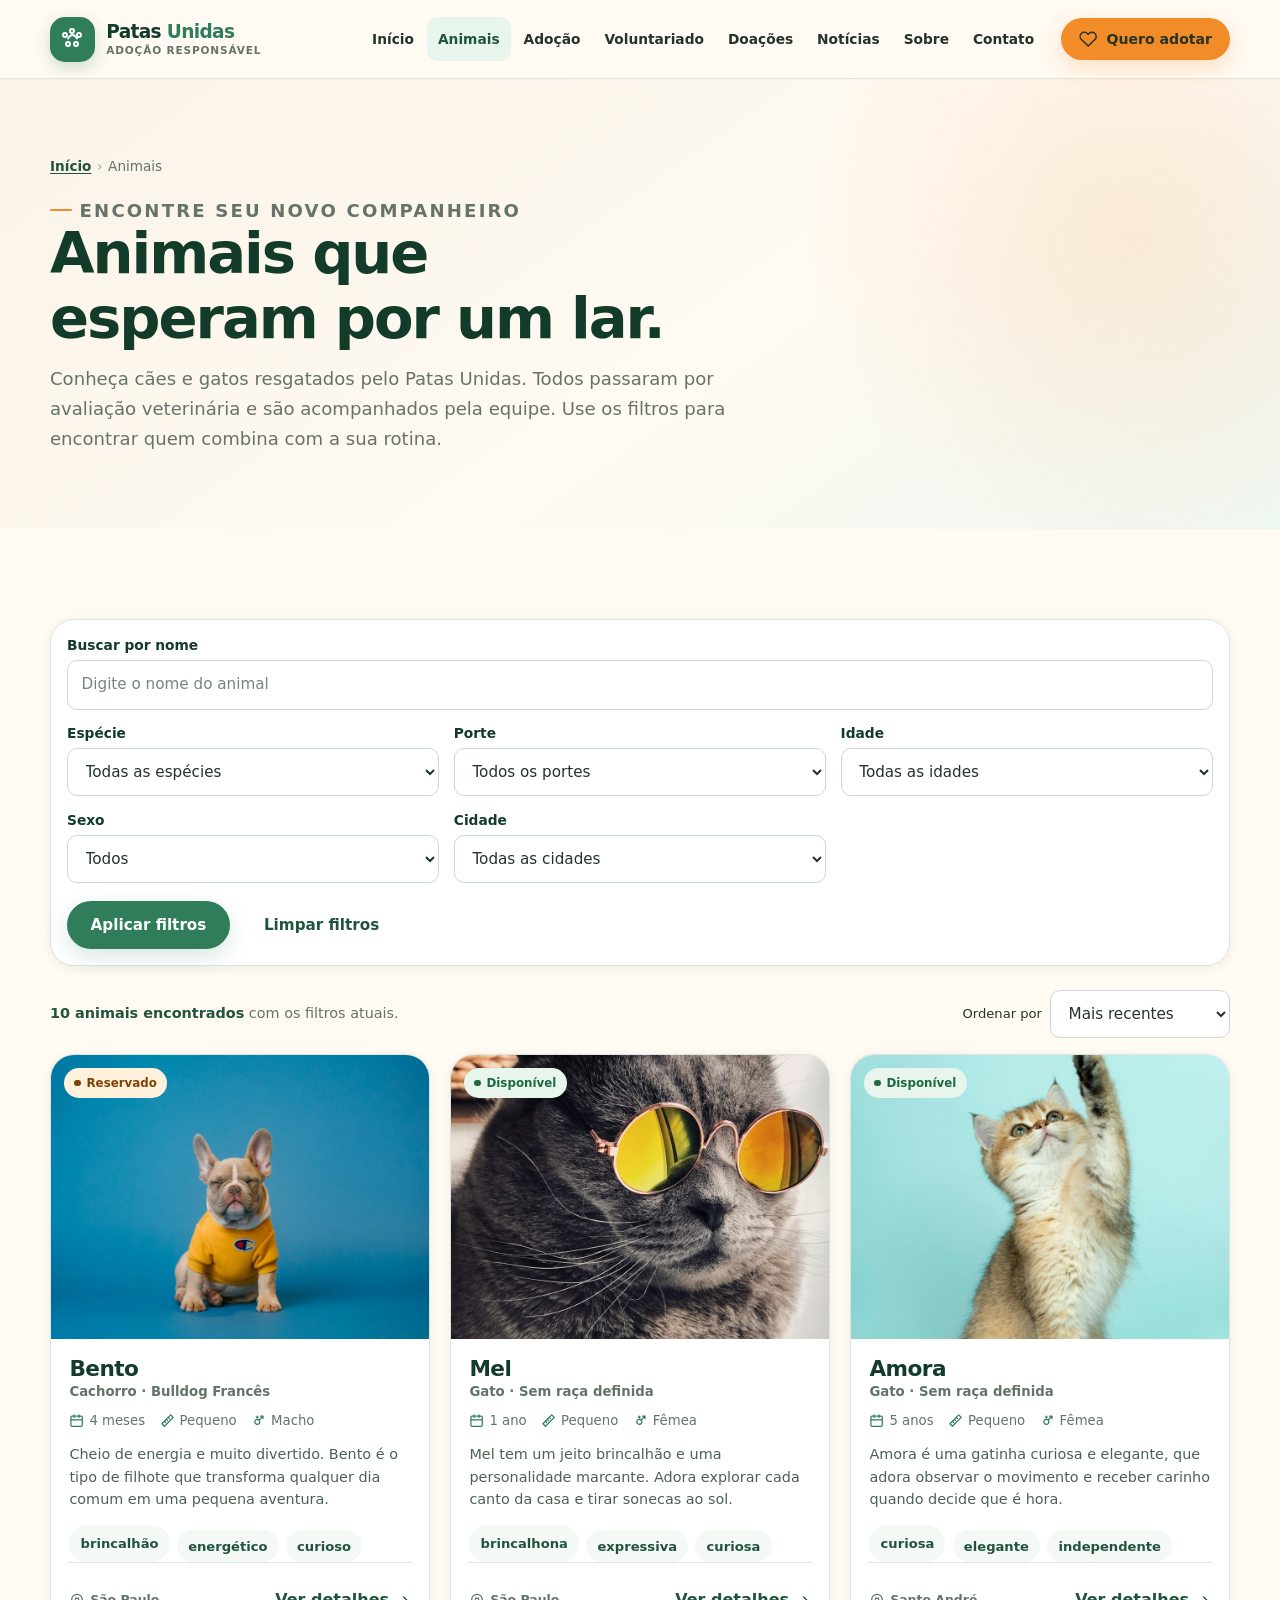
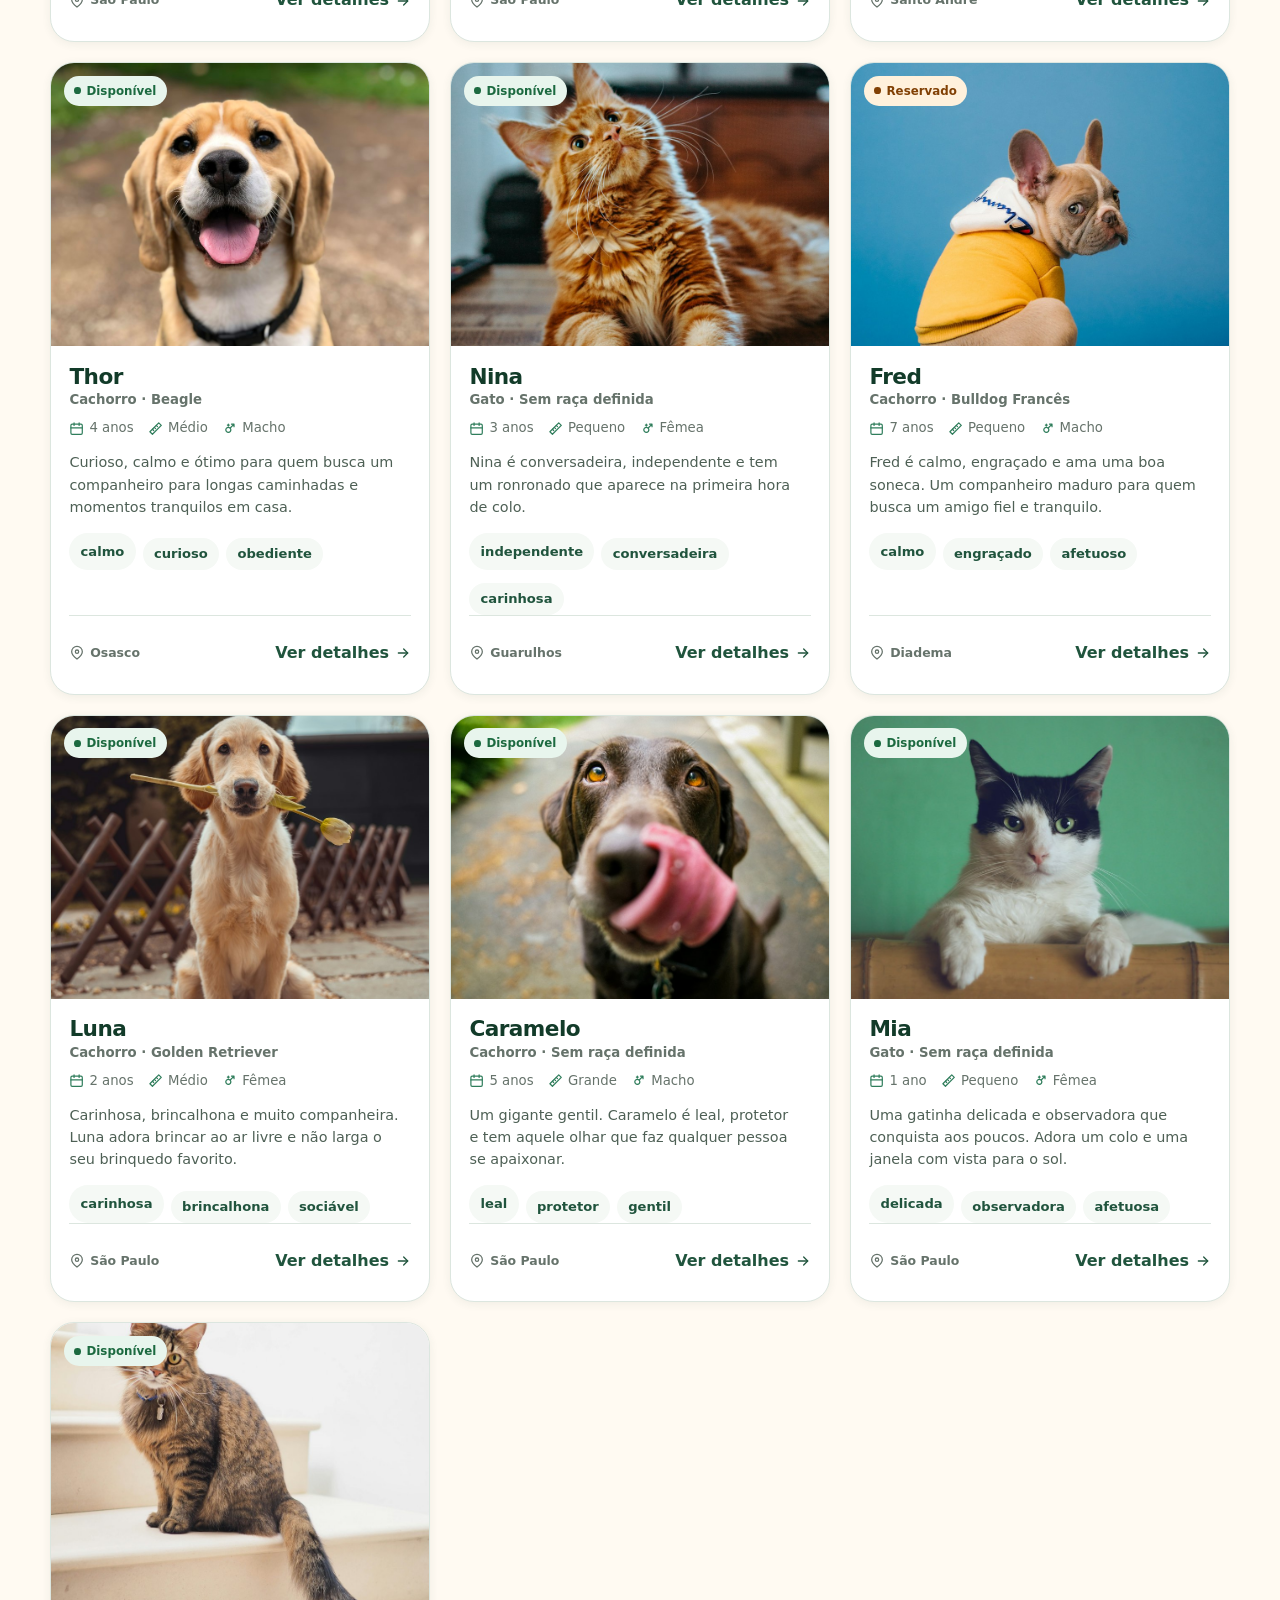
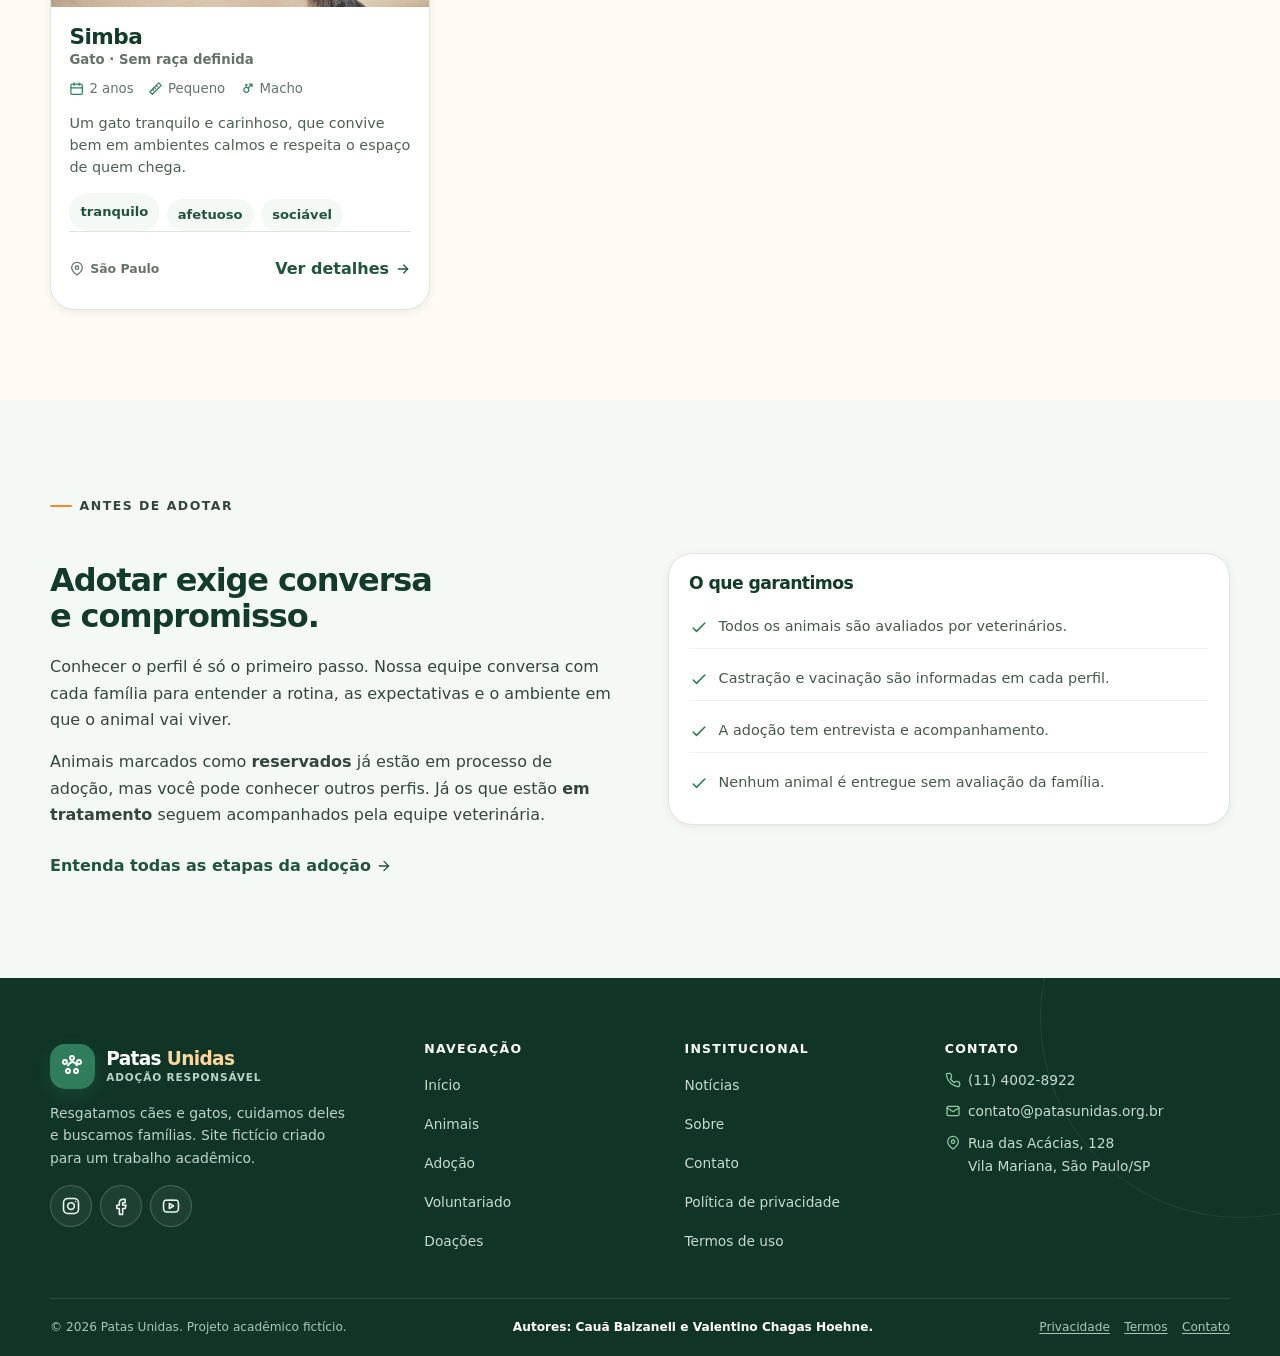
<file: programação-web/Valentino-Caua/PatasUnidas/pages/animais.html>
<!DOCTYPE html>
<html lang="pt-BR">
<head>
  <meta charset="utf-8">
  <meta name="viewport" content="width=device-width, initial-scale=1">
  <title>Animais para adoção | Patas Unidas</title>
  <meta name="description" content="Conheça cães e gatos resgatados disponíveis para adoção responsável em São Paulo e região. Filtre por espécie, porte, idade, sexo e cidade.">
  <meta name="theme-color" content="#2f7d5b">
  <meta name="author" content="Cauã Balzaneli e Valentino Chagas Hoehne">
  <meta property="og:type" content="website">
  <meta property="og:locale" content="pt_BR">
  <meta property="og:title" content="Animais para adoção | Patas Unidas">
  <meta property="og:description" content="Conheça cães e gatos resgatados disponíveis para adoção responsável em São Paulo e região. Filtre por espécie, porte, idade, sexo e cidade.">
  <meta property="og:image" content="../assets/images/og-patas-unidas.jpg">
  <meta property="og:image:alt" content="Patas Unidas: um novo começo cabe em um lar">
  <meta name="twitter:card" content="summary_large_image">
  <link rel="icon" href="../assets/images/favicon.svg" type="image/svg+xml">
  <link rel="stylesheet" href="../assets/css/style.css">
</head>
<body>
  <a class="skip-link" href="#conteudo">Ir para o conteúdo principal</a>
  <header class="site-header">
    <div class="container header__inner">
      <a class="brand" href="../index.html" aria-label="Patas Unidas, página inicial">
        <span class="brand__mark" aria-hidden="true"><svg class="icon" viewBox="0 0 24 24" aria-hidden="true"><circle cx="11" cy="4" r="2"/><circle cx="18" cy="8" r="2"/><circle cx="4" cy="8" r="2"/><circle cx="7" cy="17" r="2"/><circle cx="15" cy="17" r="2"/><path d="M7 11.5c1.2-2.1 2.7-3.5 4.5-3.5s3.3 1.4 4.5 3.5"/></svg></span>
        <span class="brand__text"><span class="brand__name">Patas <span>Unidas</span></span><small>Adoção responsável</small></span>
      </a>
      <button class="nav-toggle" type="button" aria-expanded="false" aria-controls="menu-principal" aria-label="Abrir menu">
        <svg class="icon nav-toggle__open" viewBox="0 0 24 24" aria-hidden="true"><path d="M4 7h16M4 12h16M4 17h16"/></svg>
        <svg class="icon nav-toggle__close" viewBox="0 0 24 24" aria-hidden="true"><path d="M18 6 6 18M6 6l12 12"/></svg>
      </button>
      <nav class="site-nav" id="menu-principal" aria-label="Menu principal">
        <ul class="site-nav__list">
          <li><a href="../index.html">Início</a></li>
          <li><a href="animais.html" aria-current="page">Animais</a></li>
          <li><a href="adocao.html">Adoção</a></li>
          <li><a href="voluntariado.html">Voluntariado</a></li>
          <li><a href="doacoes.html">Doações</a></li>
          <li><a href="noticias.html">Notícias</a></li>
          <li><a href="sobre.html">Sobre</a></li>
          <li><a href="contato.html">Contato</a></li>
        </ul>
        <a class="btn btn--primary btn--sm nav-cta" href="animais.html"><svg class="icon" viewBox="0 0 24 24" aria-hidden="true"><path d="M20.8 4.6a5.5 5.5 0 0 0-7.8 0L12 5.7l-1.1-1.1a5.5 5.5 0 0 0-7.8 7.8l1.1 1.1L12 21l7.8-7.5 1.1-1.1a5.5 5.5 0 0 0-.1-7.8Z"/></svg> Quero adotar</a>
      </nav>
    </div>
  </header>

  <main id="conteudo" tabindex="-1">
  <section class="page-hero">
    <div class="container">
      <nav class="breadcrumb" aria-label="Você está aqui">
        <ol><li><a href="../index.html">Início</a></li><li aria-current="page">Animais</li></ol>
      </nav>
      <div class="page-hero__content">
        <p class="eyebrow">Encontre seu novo companheiro</p>
        <h1>Animais que esperam por um lar.</h1>
        <p>Conheça cães e gatos resgatados pelo Patas Unidas. Todos passaram por avaliação veterinária e são acompanhados pela equipe. Use os filtros para encontrar quem combina com a sua rotina.</p>
      </div>
    </div>
  </section>

  <section class="section" aria-labelledby="lista-titulo">
    <div class="container">
      <h2 id="lista-titulo" class="sr-only">Animais disponíveis para adoção</h2>

      <form class="toolbar" id="form-filtros" role="search" aria-label="Filtrar animais disponíveis">
        <div class="filter-grid">
          <div class="field filter-grid__search">
            <label for="busca-animal">Buscar por nome</label>
            <input type="search" id="busca-animal" name="busca" placeholder="Digite o nome do animal" autocomplete="off">
          </div>
          <div class="field">
            <label for="filtro-especie">Espécie</label>
            <select id="filtro-especie" name="especie">
              <option value="">Todas as espécies</option>
              <option value="cachorro">Cachorro</option>
              <option value="gato">Gato</option>
            </select>
          </div>
          <div class="field">
            <label for="filtro-porte">Porte</label>
            <select id="filtro-porte" name="porte">
              <option value="">Todos os portes</option>
              <option value="pequeno">Pequeno</option>
              <option value="medio">Médio</option>
              <option value="grande">Grande</option>
            </select>
          </div>
          <div class="field">
            <label for="filtro-idade">Idade</label>
            <select id="filtro-idade" name="idade">
              <option value="">Todas as idades</option>
              <option value="filhote">Filhote</option>
              <option value="adulto">Adulto</option>
              <option value="idoso">Idoso</option>
            </select>
          </div>
          <div class="field">
            <label for="filtro-sexo">Sexo</label>
            <select id="filtro-sexo" name="sexo">
              <option value="">Todos</option>
              <option value="femea">Fêmea</option>
              <option value="macho">Macho</option>
            </select>
          </div>
          <div class="field">
            <label for="filtro-cidade">Cidade</label>
            <select id="filtro-cidade" name="cidade">
              <option value="">Todas as cidades</option>
            </select>
          </div>
        </div>
        <div class="filter-actions">
          <button class="btn btn--secondary" type="submit">Aplicar filtros</button>
          <button class="btn btn--ghost" type="button" id="limpar-filtros">Limpar filtros</button>
        </div>
      </form>

      <div class="results-bar">
        <p class="results-count" id="contador-resultados" role="status" aria-live="polite">Carregando animais...</p>
        <div class="sort-field">
          <label for="ordenar">Ordenar por</label>
          <select id="ordenar">
            <option value="recentes">Mais recentes</option>
            <option value="nome-az">Nome de A a Z</option>
            <option value="nome-za">Nome de Z a A</option>
          </select>
        </div>
      </div>

      <div id="carregando-animais" class="loading-state" aria-live="polite">
        <p class="muted"><span class="spinner" aria-hidden="true"></span> Carregando animais...</p>
      </div>

      <div id="erro-animais" class="error-state" hidden>
        <div class="error-state__icon" aria-hidden="true">
          <svg class="icon icon--lg" viewBox="0 0 24 24"><path d="M10.3 3.6 2.5 17a2 2 0 0 0 1.7 3h15.6a2 2 0 0 0 1.7-3L13.7 3.6a2 2 0 0 0-3.4 0Z"/><path d="M12 9v4M12 17h.01"/></svg>
        </div>
        <h3>Não foi possível carregar os animais</h3>
        <p data-error-message>Verifique sua conexão e tente novamente.</p>
        <button class="btn btn--secondary" type="button" id="tentar-novamente">Tentar novamente</button>
      </div>

      <div id="vazio-animais" class="empty-state" hidden>
        <div class="empty-state__icon" aria-hidden="true">
          <svg class="icon icon--lg" viewBox="0 0 24 24"><circle cx="11" cy="4" r="2"/><circle cx="18" cy="8" r="2"/><circle cx="4" cy="8" r="2"/><circle cx="7" cy="17" r="2"/><circle cx="15" cy="17" r="2"/><path d="M7 11.5c1.2-2.1 2.7-3.5 4.5-3.5s3.3 1.4 4.5 3.5"/></svg>
        </div>
        <h3>Nenhum animal encontrado</h3>
        <p>Tente remover algum filtro ou buscar por outro nome. Novos animais chegam ao abrigo com frequência.</p>
        <button class="btn btn--outline" type="button" id="limpar-filtros-vazio">Limpar todos os filtros</button>
      </div>

      <div id="lista-animais" class="animals-grid" aria-live="polite" aria-busy="true" hidden></div>

      <noscript>
        <div class="alert alert--info" style="margin-top: 1.5rem;">
          <svg class="icon" viewBox="0 0 24 24" aria-hidden="true"><circle cx="12" cy="12" r="9"/><path d="M12 11v5M12 8h.01"/></svg>
          <p>Ative o JavaScript para visualizar e filtrar os animais disponíveis.</p>
        </div>
      </noscript>
    </div>
  </section>

  <section class="section section--tint" aria-labelledby="orientacao-titulo">
    <div class="container split">
      <div class="prose">
        <p class="eyebrow">Antes de adotar</p>
        <h2 id="orientacao-titulo">Adotar exige conversa e compromisso.</h2>
        <p>Conhecer o perfil é só o primeiro passo. Nossa equipe conversa com cada família para entender a rotina, as expectativas e o ambiente em que o animal vai viver.</p>
        <p>Animais marcados como <strong>reservados</strong> já estão em processo de adoção, mas você pode conhecer outros perfis. Já os que estão <strong>em tratamento</strong> seguem acompanhados pela equipe veterinária.</p>
        <p style="margin-bottom: 0;"><a class="link-arrow" href="adocao.html">Entenda todas as etapas da adoção <svg class="icon icon--sm" viewBox="0 0 24 24" aria-hidden="true"><path d="M5 12h14M12 5l7 7-7 7"/></svg></a></p>
      </div>
      <aside class="info-card" aria-label="Dica de acessibilidade e transparência">
        <h3>O que garantimos</h3>
        <ul class="checklist">
          <li><svg class="icon" viewBox="0 0 24 24" aria-hidden="true"><path d="m5 12 4 4L19 6"/></svg> Todos os animais são avaliados por veterinários.</li>
          <li><svg class="icon" viewBox="0 0 24 24" aria-hidden="true"><path d="m5 12 4 4L19 6"/></svg> Castração e vacinação são informadas em cada perfil.</li>
          <li><svg class="icon" viewBox="0 0 24 24" aria-hidden="true"><path d="m5 12 4 4L19 6"/></svg> A adoção tem entrevista e acompanhamento.</li>
          <li><svg class="icon" viewBox="0 0 24 24" aria-hidden="true"><path d="m5 12 4 4L19 6"/></svg> Nenhum animal é entregue sem avaliação da família.</li>
        </ul>
      </aside>
    </div>
  </section>
</main>

  <footer class="site-footer">
    <div class="container">
      <div class="footer__grid">
        <div class="footer__brand">
          <a class="brand" href="../index.html" aria-label="Patas Unidas, página inicial">
            <span class="brand__mark" aria-hidden="true"><svg class="icon" viewBox="0 0 24 24" aria-hidden="true"><circle cx="11" cy="4" r="2"/><circle cx="18" cy="8" r="2"/><circle cx="4" cy="8" r="2"/><circle cx="7" cy="17" r="2"/><circle cx="15" cy="17" r="2"/><path d="M7 11.5c1.2-2.1 2.7-3.5 4.5-3.5s3.3 1.4 4.5 3.5"/></svg></span>
            <span class="brand__text"><span class="brand__name">Patas <span>Unidas</span></span><small>Adoção responsável</small></span>
          </a>
          <p>Resgatamos cães e gatos, cuidamos deles e buscamos famílias. Site fictício criado para um trabalho acadêmico.</p>
          <div class="social-links">
            <a class="social-link" href="https://www.instagram.com/" target="_blank" rel="noopener noreferrer" aria-label="Instagram do Patas Unidas (link fictício)"><svg class="icon" viewBox="0 0 24 24" aria-hidden="true"><rect x="3" y="3" width="18" height="18" rx="5"/><circle cx="12" cy="12" r="4"/><path d="M17.5 6.5h.01"/></svg></a>
            <a class="social-link" href="https://www.facebook.com/" target="_blank" rel="noopener noreferrer" aria-label="Facebook do Patas Unidas (link fictício)"><svg class="icon" viewBox="0 0 24 24" aria-hidden="true"><path d="M14 8h3V4h-3a4 4 0 0 0-4 4v3H7v4h3v7h4v-7h3l1-4h-4V8Z"/></svg></a>
            <a class="social-link" href="https://www.youtube.com/" target="_blank" rel="noopener noreferrer" aria-label="YouTube do Patas Unidas (link fictício)"><svg class="icon" viewBox="0 0 24 24" aria-hidden="true"><path d="M21 12s0-3.5-.4-5a2.5 2.5 0 0 0-1.8-1.8C17.3 4.8 12 4.8 12 4.8s-5.3 0-6.8.4A2.5 2.5 0 0 0 3.4 7C3 8.5 3 12 3 12s0 3.5.4 5a2.5 2.5 0 0 0 1.8 1.8c1.5.4 6.8.4 6.8.4s5.3 0 6.8-.4A2.5 2.5 0 0 0 20.6 17c.4-1.5.4-5 .4-5Z"/><path d="m10 15 5-3-5-3v6Z"/></svg></a>
          </div>
        </div>

        <nav aria-label="Navegação do rodapé">
          <h2 class="footer__title">Navegação</h2>
          <ul class="footer__links">
            <li><a href="../index.html">Início</a></li>
            <li><a href="animais.html">Animais</a></li>
            <li><a href="adocao.html">Adoção</a></li>
            <li><a href="voluntariado.html">Voluntariado</a></li>
            <li><a href="doacoes.html">Doações</a></li>
          </ul>
        </nav>

        <nav aria-label="Institucional">
          <h2 class="footer__title">Institucional</h2>
          <ul class="footer__links">
            <li><a href="noticias.html">Notícias</a></li>
            <li><a href="sobre.html">Sobre</a></li>
            <li><a href="contato.html">Contato</a></li>
            <li><a href="politica-de-privacidade.html">Política de privacidade</a></li>
            <li><a href="termos-de-uso.html">Termos de uso</a></li>
          </ul>
        </nav>

        <div>
          <h2 class="footer__title">Contato</h2>
          <ul class="footer__contact">
            <li><svg class="icon icon--sm" viewBox="0 0 24 24" aria-hidden="true"><path d="M22 16.9v3a2 2 0 0 1-2.2 2 19.8 19.8 0 0 1-8.6-3.1 19.5 19.5 0 0 1-6-6A19.8 19.8 0 0 1 2.1 4.2 2 2 0 0 1 4.1 2h3a2 2 0 0 1 2 1.7c.1 1 .4 1.9.7 2.8a2 2 0 0 1-.5 2.1L8.1 9.9a16 16 0 0 0 6 6l1.3-1.2a2 2 0 0 1 2.1-.5c.9.3 1.8.6 2.8.7a2 2 0 0 1 1.7 2Z"/></svg><a href="tel:+551140028922">(11) 4002-8922</a></li>
            <li><svg class="icon icon--sm" viewBox="0 0 24 24" aria-hidden="true"><rect x="3" y="5" width="18" height="14" rx="2"/><path d="m3 7 9 6 9-6"/></svg><a href="mailto:contato@patasunidas.org.br">contato@patasunidas.org.br</a></li>
            <li><svg class="icon icon--sm" viewBox="0 0 24 24" aria-hidden="true"><path d="M20 10c0 5-8 11-8 11S4 15 4 10a8 8 0 1 1 16 0Z"/><circle cx="12" cy="10" r="2.5"/></svg><span>Rua das Acácias, 128<br>Vila Mariana, São Paulo/SP</span></li>
          </ul>
        </div>
      </div>

      <div class="footer__bottom">
        <p>© <span data-current-year>2026</span> Patas Unidas. Projeto acadêmico fictício.</p>
        <p><strong>Autores: Cauã Balzaneli e Valentino Chagas Hoehne.</strong></p>
        <div class="footer__legal">
          <a href="politica-de-privacidade.html">Privacidade</a>
          <a href="termos-de-uso.html">Termos</a>
          <a href="contato.html">Contato</a>
        </div>
      </div>
    </div>
  </footer>
  <script type="module" src="../assets/js/main.js"></script>
  <script type="module" src="../assets/js/animais.js"></script>
</body>
</html>
</file>
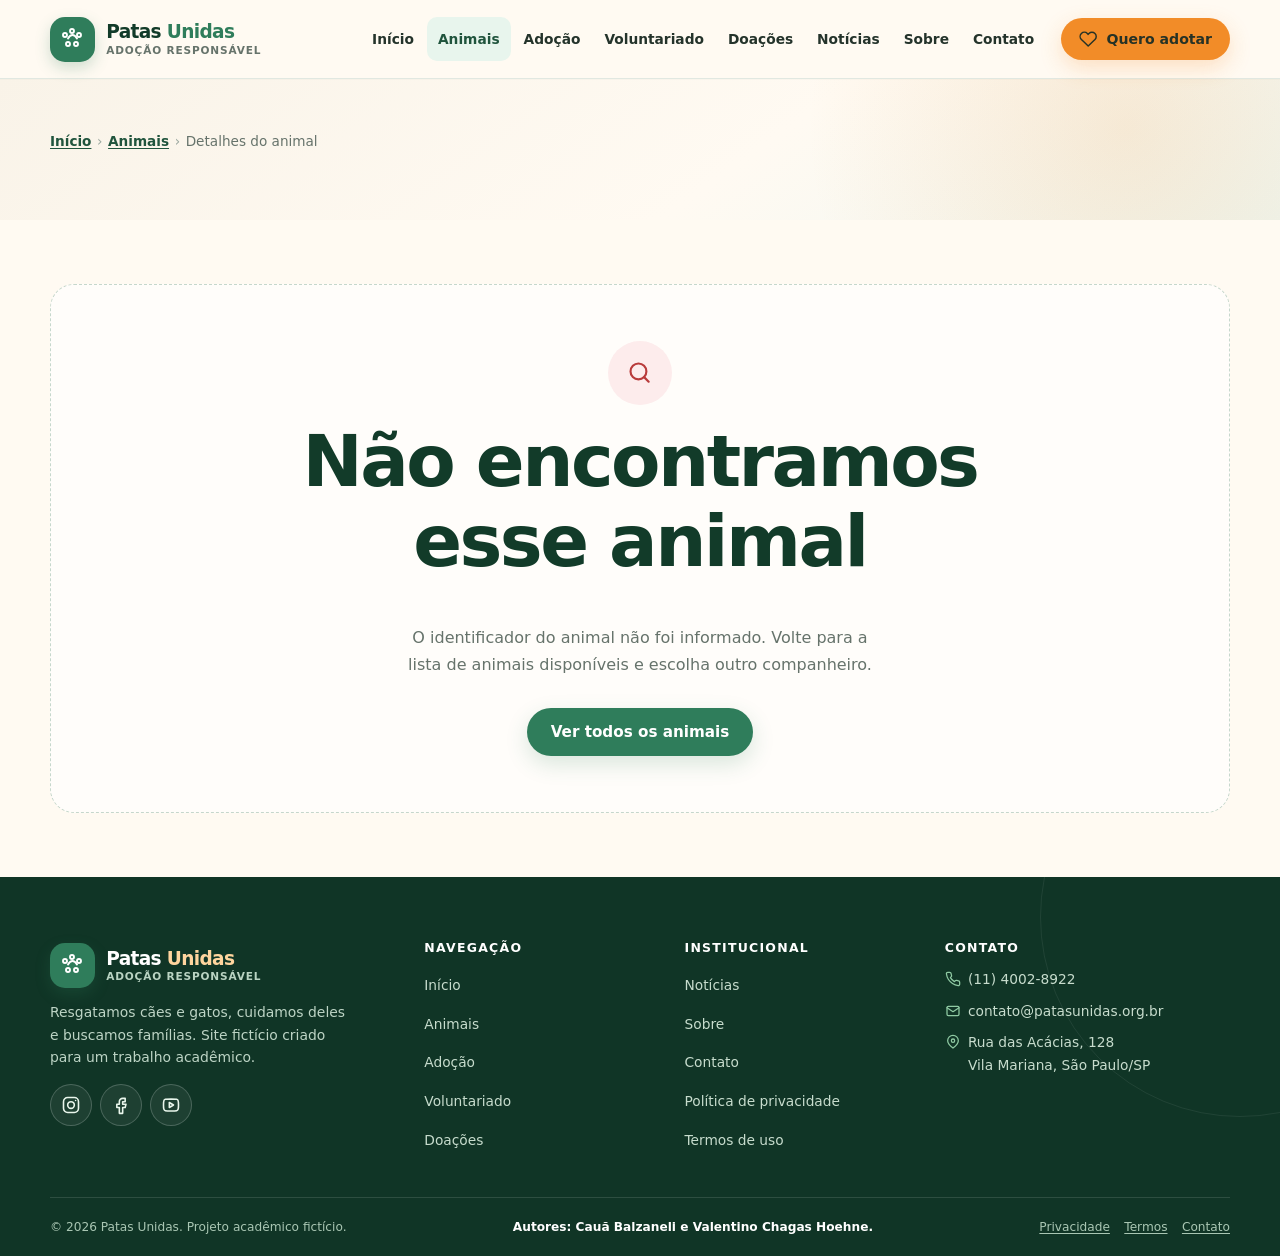
<file: programação-web/Valentino-Caua/PatasUnidas/pages/animal.html>
<!DOCTYPE html>
<html lang="pt-BR">
<head>
  <meta charset="utf-8">
  <meta name="viewport" content="width=device-width, initial-scale=1">
  <title>Detalhes do animal | Patas Unidas</title>
  <meta name="description" content="Perfil completo de um animal resgatado pelo Patas Unidas: história, saúde, temperamento, convivência e os próximos passos para a adoção responsável.">
  <meta name="theme-color" content="#2f7d5b">
  <meta name="author" content="Cauã Balzaneli e Valentino Chagas Hoehne">
  <meta property="og:type" content="website">
  <meta property="og:locale" content="pt_BR">
  <meta property="og:title" content="Detalhes do animal | Patas Unidas">
  <meta property="og:description" content="Perfil completo de um animal resgatado pelo Patas Unidas: história, saúde, temperamento, convivência e os próximos passos para a adoção responsável.">
  <meta property="og:image" content="../assets/images/og-patas-unidas.jpg">
  <meta property="og:image:alt" content="Patas Unidas: um novo começo cabe em um lar">
  <meta name="twitter:card" content="summary_large_image">
  <link rel="icon" href="../assets/images/favicon.svg" type="image/svg+xml">
  <link rel="stylesheet" href="../assets/css/style.css">
</head>
<body>
  <a class="skip-link" href="#conteudo">Ir para o conteúdo principal</a>
  <header class="site-header">
    <div class="container header__inner">
      <a class="brand" href="../index.html" aria-label="Patas Unidas, página inicial">
        <span class="brand__mark" aria-hidden="true"><svg class="icon" viewBox="0 0 24 24" aria-hidden="true"><circle cx="11" cy="4" r="2"/><circle cx="18" cy="8" r="2"/><circle cx="4" cy="8" r="2"/><circle cx="7" cy="17" r="2"/><circle cx="15" cy="17" r="2"/><path d="M7 11.5c1.2-2.1 2.7-3.5 4.5-3.5s3.3 1.4 4.5 3.5"/></svg></span>
        <span class="brand__text"><span class="brand__name">Patas <span>Unidas</span></span><small>Adoção responsável</small></span>
      </a>
      <button class="nav-toggle" type="button" aria-expanded="false" aria-controls="menu-principal" aria-label="Abrir menu">
        <svg class="icon nav-toggle__open" viewBox="0 0 24 24" aria-hidden="true"><path d="M4 7h16M4 12h16M4 17h16"/></svg>
        <svg class="icon nav-toggle__close" viewBox="0 0 24 24" aria-hidden="true"><path d="M18 6 6 18M6 6l12 12"/></svg>
      </button>
      <nav class="site-nav" id="menu-principal" aria-label="Menu principal">
        <ul class="site-nav__list">
          <li><a href="../index.html">Início</a></li>
          <li><a href="animais.html" aria-current="page">Animais</a></li>
          <li><a href="adocao.html">Adoção</a></li>
          <li><a href="voluntariado.html">Voluntariado</a></li>
          <li><a href="doacoes.html">Doações</a></li>
          <li><a href="noticias.html">Notícias</a></li>
          <li><a href="sobre.html">Sobre</a></li>
          <li><a href="contato.html">Contato</a></li>
        </ul>
        <a class="btn btn--primary btn--sm nav-cta" href="animais.html"><svg class="icon" viewBox="0 0 24 24" aria-hidden="true"><path d="M20.8 4.6a5.5 5.5 0 0 0-7.8 0L12 5.7l-1.1-1.1a5.5 5.5 0 0 0-7.8 7.8l1.1 1.1L12 21l7.8-7.5 1.1-1.1a5.5 5.5 0 0 0-.1-7.8Z"/></svg> Quero adotar</a>
      </nav>
    </div>
  </header>

  <main id="conteudo" tabindex="-1">
  <section class="page-hero page-hero--slim">
    <div class="container">
      <nav class="breadcrumb" aria-label="Você está aqui">
        <ol>
          <li><a href="../index.html">Início</a></li>
          <li><a href="animais.html">Animais</a></li>
          <li aria-current="page">Detalhes do animal</li>
        </ol>
      </nav>
    </div>
  </section>

  <section class="section section--tight" aria-label="Informações do animal">
    <div id="animal-conteudo">
      <div class="container">
        <div class="loading-state" aria-live="polite">
          <h1>Carregando informações do animal...</h1>
          <p class="muted">Buscando o perfil completo.</p>
        </div>
      </div>
    </div>
  </section>

  <dialog id="dialog-interesse" aria-labelledby="dialog-interesse-titulo" aria-describedby="dialog-interesse-texto">
    <div class="dialog__header">
      <button class="dialog__close" type="button" data-close-dialog aria-label="Fechar janela">
        <svg class="icon" viewBox="0 0 24 24" aria-hidden="true"><path d="M18 6 6 18M6 6l12 12"/></svg>
      </button>
      <h2 id="dialog-interesse-titulo">Vamos conversar sobre a adoção?</h2>
      <p>Este é o primeiro passo, sem compromisso.</p>
    </div>
    <div class="dialog__body">
      <p id="dialog-interesse-texto">O primeiro passo é preencher o formulário de contato. Nossa equipe vai avaliar sua rotina, tirar dúvidas e organizar uma conversa.</p>
      <ul class="checklist">
        <li><svg class="icon" viewBox="0 0 24 24" aria-hidden="true"><path d="m5 12 4 4L19 6"/></svg> Preencha seus dados e conte um pouco sobre a sua rotina.</li>
        <li><svg class="icon" viewBox="0 0 24 24" aria-hidden="true"><path d="m5 12 4 4L19 6"/></svg> Participe de uma conversa com a equipe de adoções.</li>
        <li><svg class="icon" viewBox="0 0 24 24" aria-hidden="true"><path d="m5 12 4 4L19 6"/></svg> Receba orientações para preparar a casa.</li>
      </ul>
      <p class="muted" style="font-size: 0.83rem; margin-top: 0.9rem;">Esta é uma demonstração acadêmica. Nenhum dado será enviado a um servidor real.</p>
    </div>
    <div class="dialog__footer">
      <a class="btn btn--secondary" id="dialog-interesse-link" href="contato.html?assunto=adocao">Ir para o formulário</a>
      <button class="btn btn--ghost" type="button" data-close-dialog>Continuar explorando</button>
    </div>
  </dialog>
</main>

  <footer class="site-footer">
    <div class="container">
      <div class="footer__grid">
        <div class="footer__brand">
          <a class="brand" href="../index.html" aria-label="Patas Unidas, página inicial">
            <span class="brand__mark" aria-hidden="true"><svg class="icon" viewBox="0 0 24 24" aria-hidden="true"><circle cx="11" cy="4" r="2"/><circle cx="18" cy="8" r="2"/><circle cx="4" cy="8" r="2"/><circle cx="7" cy="17" r="2"/><circle cx="15" cy="17" r="2"/><path d="M7 11.5c1.2-2.1 2.7-3.5 4.5-3.5s3.3 1.4 4.5 3.5"/></svg></span>
            <span class="brand__text"><span class="brand__name">Patas <span>Unidas</span></span><small>Adoção responsável</small></span>
          </a>
          <p>Resgatamos cães e gatos, cuidamos deles e buscamos famílias. Site fictício criado para um trabalho acadêmico.</p>
          <div class="social-links">
            <a class="social-link" href="https://www.instagram.com/" target="_blank" rel="noopener noreferrer" aria-label="Instagram do Patas Unidas (link fictício)"><svg class="icon" viewBox="0 0 24 24" aria-hidden="true"><rect x="3" y="3" width="18" height="18" rx="5"/><circle cx="12" cy="12" r="4"/><path d="M17.5 6.5h.01"/></svg></a>
            <a class="social-link" href="https://www.facebook.com/" target="_blank" rel="noopener noreferrer" aria-label="Facebook do Patas Unidas (link fictício)"><svg class="icon" viewBox="0 0 24 24" aria-hidden="true"><path d="M14 8h3V4h-3a4 4 0 0 0-4 4v3H7v4h3v7h4v-7h3l1-4h-4V8Z"/></svg></a>
            <a class="social-link" href="https://www.youtube.com/" target="_blank" rel="noopener noreferrer" aria-label="YouTube do Patas Unidas (link fictício)"><svg class="icon" viewBox="0 0 24 24" aria-hidden="true"><path d="M21 12s0-3.5-.4-5a2.5 2.5 0 0 0-1.8-1.8C17.3 4.8 12 4.8 12 4.8s-5.3 0-6.8.4A2.5 2.5 0 0 0 3.4 7C3 8.5 3 12 3 12s0 3.5.4 5a2.5 2.5 0 0 0 1.8 1.8c1.5.4 6.8.4 6.8.4s5.3 0 6.8-.4A2.5 2.5 0 0 0 20.6 17c.4-1.5.4-5 .4-5Z"/><path d="m10 15 5-3-5-3v6Z"/></svg></a>
          </div>
        </div>

        <nav aria-label="Navegação do rodapé">
          <h2 class="footer__title">Navegação</h2>
          <ul class="footer__links">
            <li><a href="../index.html">Início</a></li>
            <li><a href="animais.html">Animais</a></li>
            <li><a href="adocao.html">Adoção</a></li>
            <li><a href="voluntariado.html">Voluntariado</a></li>
            <li><a href="doacoes.html">Doações</a></li>
          </ul>
        </nav>

        <nav aria-label="Institucional">
          <h2 class="footer__title">Institucional</h2>
          <ul class="footer__links">
            <li><a href="noticias.html">Notícias</a></li>
            <li><a href="sobre.html">Sobre</a></li>
            <li><a href="contato.html">Contato</a></li>
            <li><a href="politica-de-privacidade.html">Política de privacidade</a></li>
            <li><a href="termos-de-uso.html">Termos de uso</a></li>
          </ul>
        </nav>

        <div>
          <h2 class="footer__title">Contato</h2>
          <ul class="footer__contact">
            <li><svg class="icon icon--sm" viewBox="0 0 24 24" aria-hidden="true"><path d="M22 16.9v3a2 2 0 0 1-2.2 2 19.8 19.8 0 0 1-8.6-3.1 19.5 19.5 0 0 1-6-6A19.8 19.8 0 0 1 2.1 4.2 2 2 0 0 1 4.1 2h3a2 2 0 0 1 2 1.7c.1 1 .4 1.9.7 2.8a2 2 0 0 1-.5 2.1L8.1 9.9a16 16 0 0 0 6 6l1.3-1.2a2 2 0 0 1 2.1-.5c.9.3 1.8.6 2.8.7a2 2 0 0 1 1.7 2Z"/></svg><a href="tel:+551140028922">(11) 4002-8922</a></li>
            <li><svg class="icon icon--sm" viewBox="0 0 24 24" aria-hidden="true"><rect x="3" y="5" width="18" height="14" rx="2"/><path d="m3 7 9 6 9-6"/></svg><a href="mailto:contato@patasunidas.org.br">contato@patasunidas.org.br</a></li>
            <li><svg class="icon icon--sm" viewBox="0 0 24 24" aria-hidden="true"><path d="M20 10c0 5-8 11-8 11S4 15 4 10a8 8 0 1 1 16 0Z"/><circle cx="12" cy="10" r="2.5"/></svg><span>Rua das Acácias, 128<br>Vila Mariana, São Paulo/SP</span></li>
          </ul>
        </div>
      </div>

      <div class="footer__bottom">
        <p>© <span data-current-year>2026</span> Patas Unidas. Projeto acadêmico fictício.</p>
        <p><strong>Autores: Cauã Balzaneli e Valentino Chagas Hoehne.</strong></p>
        <div class="footer__legal">
          <a href="politica-de-privacidade.html">Privacidade</a>
          <a href="termos-de-uso.html">Termos</a>
          <a href="contato.html">Contato</a>
        </div>
      </div>
    </div>
  </footer>
  <script type="module" src="../assets/js/main.js"></script>
  <script type="module" src="../assets/js/animal.js"></script>
</body>
</html>
</file>
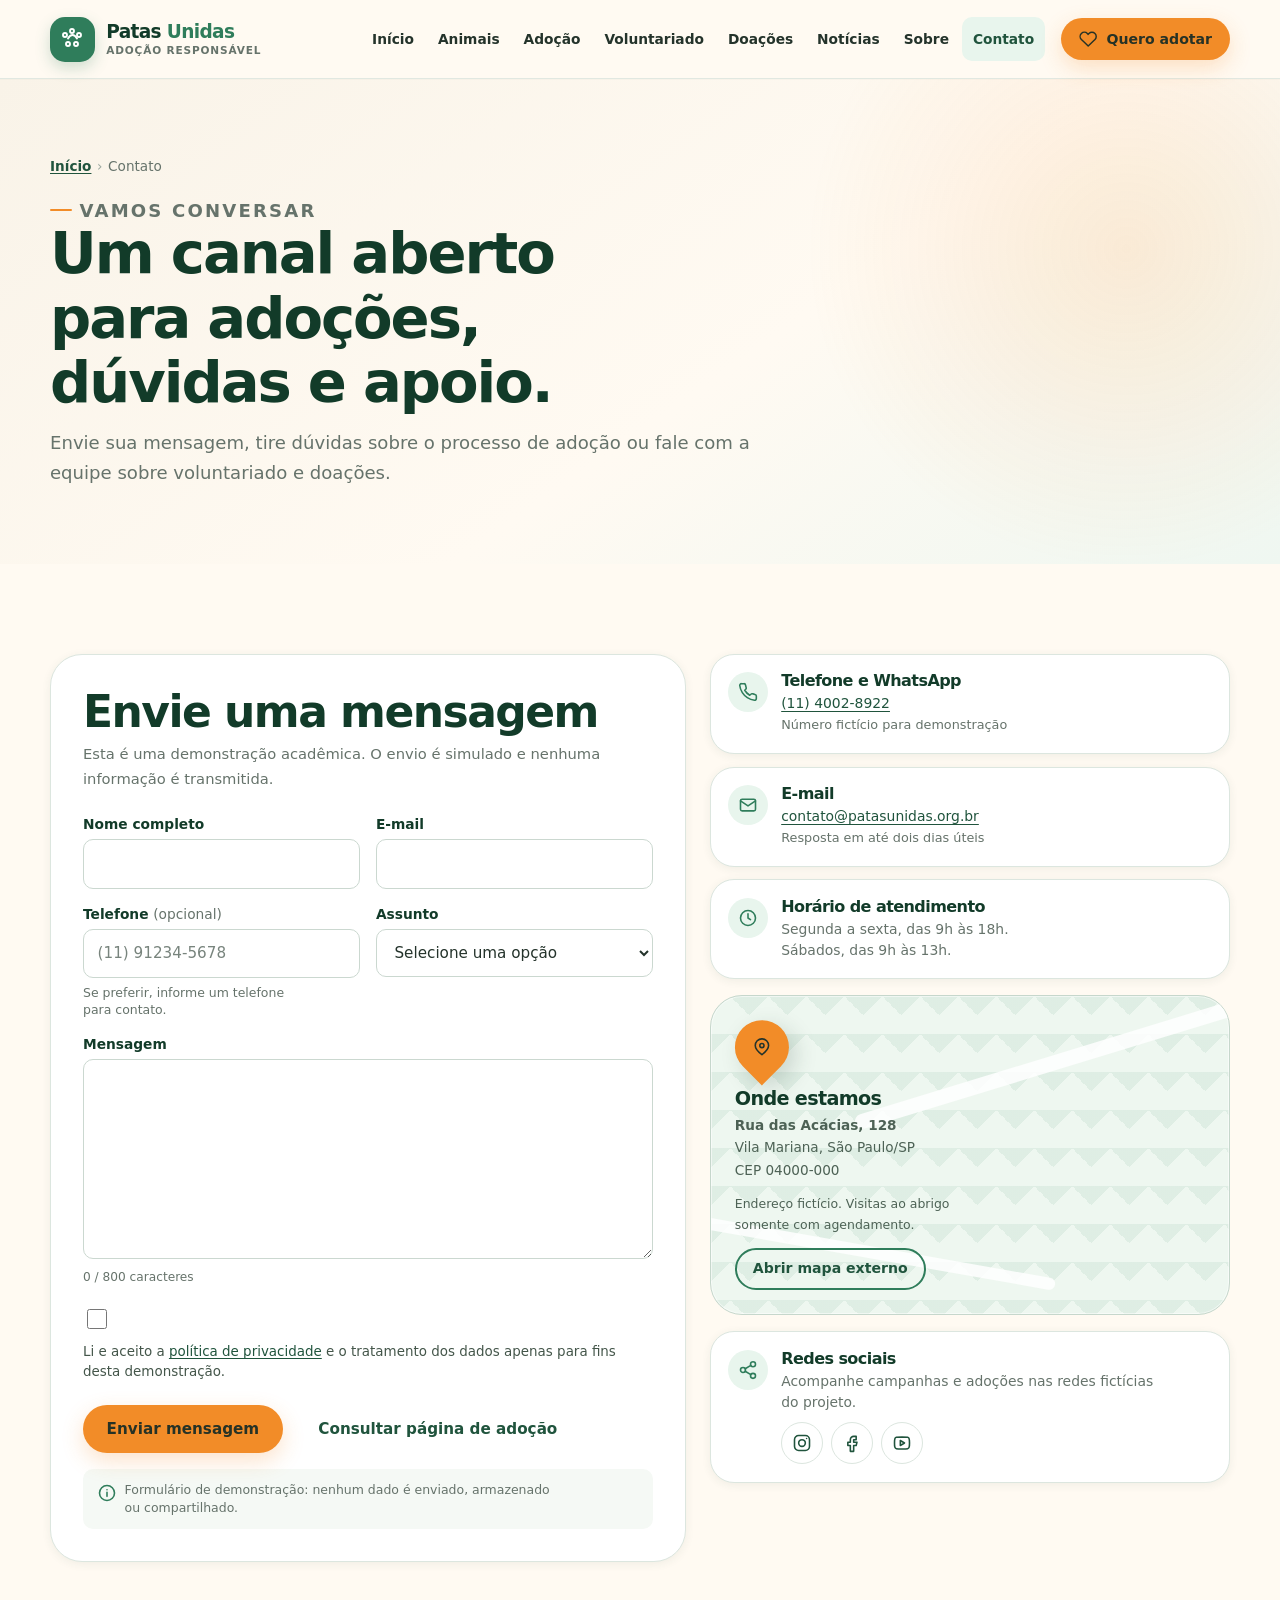
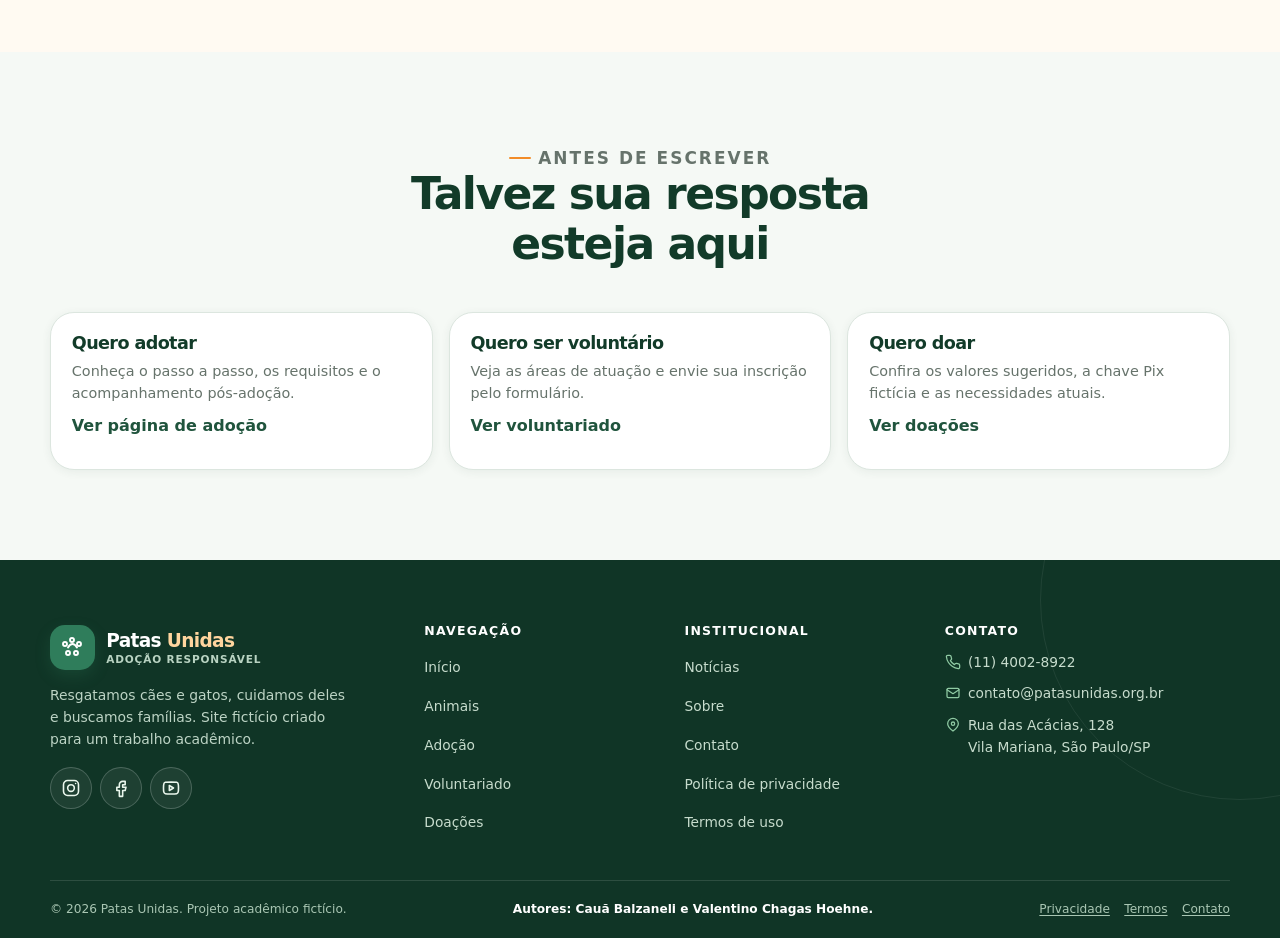
<file: programação-web/Valentino-Caua/PatasUnidas/pages/contato.html>
<!DOCTYPE html>
<html lang="pt-BR">
<head>
  <meta charset="utf-8">
  <meta name="viewport" content="width=device-width, initial-scale=1">
  <title>Contato | Patas Unidas</title>
  <meta name="description" content="Fale com a equipe do Patas Unidas sobre adoção, voluntariado, doações ou parcerias. Formulário de demonstração com envio simulado.">
  <meta name="theme-color" content="#2f7d5b">
  <meta name="author" content="Cauã Balzaneli e Valentino Chagas Hoehne">
  <meta property="og:type" content="website">
  <meta property="og:locale" content="pt_BR">
  <meta property="og:title" content="Contato | Patas Unidas">
  <meta property="og:description" content="Fale com a equipe do Patas Unidas sobre adoção, voluntariado, doações ou parcerias. Formulário de demonstração com envio simulado.">
  <meta property="og:image" content="../assets/images/og-patas-unidas.jpg">
  <meta property="og:image:alt" content="Patas Unidas: um novo começo cabe em um lar">
  <meta name="twitter:card" content="summary_large_image">
  <link rel="icon" href="../assets/images/favicon.svg" type="image/svg+xml">
  <link rel="stylesheet" href="../assets/css/style.css">
</head>
<body>
  <a class="skip-link" href="#conteudo">Ir para o conteúdo principal</a>
  <header class="site-header">
    <div class="container header__inner">
      <a class="brand" href="../index.html" aria-label="Patas Unidas, página inicial">
        <span class="brand__mark" aria-hidden="true"><svg class="icon" viewBox="0 0 24 24" aria-hidden="true"><circle cx="11" cy="4" r="2"/><circle cx="18" cy="8" r="2"/><circle cx="4" cy="8" r="2"/><circle cx="7" cy="17" r="2"/><circle cx="15" cy="17" r="2"/><path d="M7 11.5c1.2-2.1 2.7-3.5 4.5-3.5s3.3 1.4 4.5 3.5"/></svg></span>
        <span class="brand__text"><span class="brand__name">Patas <span>Unidas</span></span><small>Adoção responsável</small></span>
      </a>
      <button class="nav-toggle" type="button" aria-expanded="false" aria-controls="menu-principal" aria-label="Abrir menu">
        <svg class="icon nav-toggle__open" viewBox="0 0 24 24" aria-hidden="true"><path d="M4 7h16M4 12h16M4 17h16"/></svg>
        <svg class="icon nav-toggle__close" viewBox="0 0 24 24" aria-hidden="true"><path d="M18 6 6 18M6 6l12 12"/></svg>
      </button>
      <nav class="site-nav" id="menu-principal" aria-label="Menu principal">
        <ul class="site-nav__list">
          <li><a href="../index.html">Início</a></li>
          <li><a href="animais.html">Animais</a></li>
          <li><a href="adocao.html">Adoção</a></li>
          <li><a href="voluntariado.html">Voluntariado</a></li>
          <li><a href="doacoes.html">Doações</a></li>
          <li><a href="noticias.html">Notícias</a></li>
          <li><a href="sobre.html">Sobre</a></li>
          <li><a href="contato.html" aria-current="page">Contato</a></li>
        </ul>
        <a class="btn btn--primary btn--sm nav-cta" href="animais.html"><svg class="icon" viewBox="0 0 24 24" aria-hidden="true"><path d="M20.8 4.6a5.5 5.5 0 0 0-7.8 0L12 5.7l-1.1-1.1a5.5 5.5 0 0 0-7.8 7.8l1.1 1.1L12 21l7.8-7.5 1.1-1.1a5.5 5.5 0 0 0-.1-7.8Z"/></svg> Quero adotar</a>
      </nav>
    </div>
  </header>

  <main id="conteudo" tabindex="-1">
  <section class="page-hero">
    <div class="container">
      <nav class="breadcrumb" aria-label="Você está aqui">
        <ol><li><a href="../index.html">Início</a></li><li aria-current="page">Contato</li></ol>
      </nav>
      <div class="page-hero__content">
        <p class="eyebrow">Vamos conversar</p>
        <h1>Um canal aberto para adoções, dúvidas e apoio.</h1>
        <p>Envie sua mensagem, tire dúvidas sobre o processo de adoção ou fale com a equipe sobre voluntariado e doações.</p>
      </div>
    </div>
  </section>

  <section class="section" aria-labelledby="contato-titulo">
    <div class="container contact-layout">
      <form class="form-card" id="form-contato" novalidate>
        <div class="form-card__intro">
          <h2 id="contato-titulo">Envie uma mensagem</h2>
          <p>Esta é uma demonstração acadêmica. O envio é simulado e nenhuma informação é transmitida.</p>
        </div>

        <div class="form-status" aria-live="polite"></div>

        <div class="form-grid">
          <div class="field">
            <label for="contato-nome">Nome completo</label>
            <input type="text" id="contato-nome" name="nome" autocomplete="name" required data-error-required="Informe seu nome completo." aria-describedby="contato-nome-erro">
            <p class="field__error" id="contato-nome-erro"></p>
          </div>
          <div class="field">
            <label for="contato-email">E-mail</label>
            <input type="email" id="contato-email" name="email" autocomplete="email" inputmode="email" required data-error-required="Informe seu e-mail." data-error-invalid="Informe um e-mail válido, como nome@exemplo.com." aria-describedby="contato-email-erro">
            <p class="field__error" id="contato-email-erro"></p>
          </div>
          <div class="field">
            <label for="contato-telefone">Telefone <span class="optional">(opcional)</span></label>
            <input type="tel" id="contato-telefone" name="telefone" autocomplete="tel" inputmode="tel" placeholder="(11) 91234-5678" data-error-invalid="Informe um telefone com DDD, por exemplo (11) 91234-5678." aria-describedby="contato-telefone-erro contato-telefone-dica">
            <p class="field__error" id="contato-telefone-erro"></p>
            <p class="hint" id="contato-telefone-dica">Se preferir, informe um telefone para contato.</p>
          </div>
          <div class="field">
            <label for="contato-assunto">Assunto</label>
            <select id="contato-assunto" name="assunto" required data-error-required="Escolha um assunto." aria-describedby="contato-assunto-erro">
              <option value="">Selecione uma opção</option>
              <option value="adocao">Adoção</option>
              <option value="voluntariado">Voluntariado</option>
              <option value="doacoes">Doações</option>
              <option value="imprensa">Imprensa e parcerias</option>
              <option value="outro">Outro assunto</option>
            </select>
            <p class="field__error" id="contato-assunto-erro"></p>
          </div>
          <div class="field field--full">
            <label for="contato-mensagem">Mensagem</label>
            <textarea id="contato-mensagem" name="mensagem" rows="7" minlength="20" maxlength="800" required data-error-required="Escreva sua mensagem." data-error-invalid="Escreva pelo menos 20 caracteres para que possamos entender seu contato." aria-describedby="contato-mensagem-erro contador-mensagem"></textarea>
            <p class="field__error" id="contato-mensagem-erro"></p>
            <div class="char-counter" id="contador-mensagem" aria-live="polite">0 / 800 caracteres</div>
          </div>
        </div>

        <div class="checkbox-field" style="margin-top: 1rem;">
          <input type="checkbox" id="contato-privacidade" name="privacidade" required data-error-required="É necessário aceitar a política de privacidade para enviar a mensagem." aria-describedby="contato-privacidade-erro">
          <label for="contato-privacidade">Li e aceito a <a href="politica-de-privacidade.html">política de privacidade</a> e o tratamento dos dados apenas para fins desta demonstração.</label>
          <p class="field__error" id="contato-privacidade-erro"></p>
        </div>

        <div class="form-actions">
          <button class="btn btn--primary" type="submit">Enviar mensagem</button>
          <a class="btn btn--ghost" href="adocao.html">Consultar página de adoção</a>
        </div>
        <p class="form-note">
          <svg class="icon" viewBox="0 0 24 24" aria-hidden="true"><circle cx="12" cy="12" r="9"/><path d="M12 11v5M12 8h.01"/></svg>
          <span>Formulário de demonstração: nenhum dado é enviado, armazenado ou compartilhado.</span>
        </p>
      </form>

      <aside aria-label="Informações de contato e localização">
        <div class="contact-info">
          <div class="contact-card">
            <span class="contact-card__icon" aria-hidden="true">
              <svg class="icon" viewBox="0 0 24 24"><path d="M22 16.9v3a2 2 0 0 1-2.2 2 19.8 19.8 0 0 1-8.6-3.1 19.5 19.5 0 0 1-6-6A19.8 19.8 0 0 1 2.1 4.2 2 2 0 0 1 4.1 2h3a2 2 0 0 1 2 1.7c.1 1 .4 1.9.7 2.8a2 2 0 0 1-.5 2.1L8.1 9.9a16 16 0 0 0 6 6l1.3-1.2a2 2 0 0 1 2.1-.5c.9.3 1.8.6 2.8.7a2 2 0 0 1 1.7 2Z"/></svg>
            </span>
            <div>
              <h2>Telefone e WhatsApp</h2>
              <p><a href="tel:+551140028922">(11) 4002-8922</a><br><span class="muted" style="font-size: 0.8rem;">Número fictício para demonstração</span></p>
            </div>
          </div>
          <div class="contact-card">
            <span class="contact-card__icon" aria-hidden="true">
              <svg class="icon" viewBox="0 0 24 24"><rect x="3" y="5" width="18" height="14" rx="2"/><path d="m3 7 9 6 9-6"/></svg>
            </span>
            <div>
              <h2>E-mail</h2>
              <p><a href="mailto:contato@patasunidas.org.br">contato@patasunidas.org.br</a><br><span class="muted" style="font-size: 0.8rem;">Resposta em até dois dias úteis</span></p>
            </div>
          </div>
          <div class="contact-card">
            <span class="contact-card__icon" aria-hidden="true">
              <svg class="icon" viewBox="0 0 24 24"><circle cx="12" cy="12" r="9"/><path d="M12 7v5l3 2"/></svg>
            </span>
            <div>
              <h2>Horário de atendimento</h2>
              <p>Segunda a sexta, das 9h às 18h.<br>Sábados, das 9h às 13h.</p>
            </div>
          </div>
        </div>

        <div class="map-panel" style="margin-top: 1rem;">
          <span class="map-panel__pin" aria-hidden="true">
            <svg class="icon" viewBox="0 0 24 24"><path d="M20 10c0 5-8 11-8 11S4 15 4 10a8 8 0 1 1 16 0Z"/><circle cx="12" cy="10" r="2.5"/></svg>
          </span>
          <h2>Onde estamos</h2>
          <p><strong>Rua das Acácias, 128</strong><br>Vila Mariana, São Paulo/SP<br>CEP 04000-000</p>
          <p class="muted" style="font-size: 0.78rem;">Endereço fictício. Visitas ao abrigo somente com agendamento.</p>
          <a class="btn btn--outline btn--sm" href="https://www.openstreetmap.org/search?query=Vila%20Mariana%2C%20S%C3%A3o%20Paulo" target="_blank" rel="noopener noreferrer">Abrir mapa externo</a>
        </div>

        <div class="contact-card" style="margin-top: 1rem;">
          <span class="contact-card__icon" aria-hidden="true">
            <svg class="icon" viewBox="0 0 24 24"><circle cx="18" cy="5" r="3"/><circle cx="6" cy="12" r="3"/><circle cx="18" cy="19" r="3"/><path d="m8.6 10.5 6.8-4M8.6 13.5l6.8 4"/></svg>
          </span>
          <div>
            <h2>Redes sociais</h2>
            <p style="margin-bottom: 0.6rem;">Acompanhe campanhas e adoções nas redes fictícias do projeto.</p>
            <div class="social-links">
              <a class="social-link" href="https://www.instagram.com/" target="_blank" rel="noopener noreferrer" aria-label="Instagram do Patas Unidas (link fictício)"><svg class="icon" viewBox="0 0 24 24"><rect x="3" y="3" width="18" height="18" rx="5"/><circle cx="12" cy="12" r="4"/><path d="M17.5 6.5h.01"/></svg></a>
              <a class="social-link" href="https://www.facebook.com/" target="_blank" rel="noopener noreferrer" aria-label="Facebook do Patas Unidas (link fictício)"><svg class="icon" viewBox="0 0 24 24"><path d="M14 8h3V4h-3a4 4 0 0 0-4 4v3H7v4h3v7h4v-7h3l1-4h-4V8Z"/></svg></a>
              <a class="social-link" href="https://www.youtube.com/" target="_blank" rel="noopener noreferrer" aria-label="YouTube do Patas Unidas (link fictício)"><svg class="icon" viewBox="0 0 24 24"><path d="M21 12s0-3.5-.4-5a2.5 2.5 0 0 0-1.8-1.8C17.3 4.8 12 4.8 12 4.8s-5.3 0-6.8.4A2.5 2.5 0 0 0 3.4 7C3 8.5 3 12 3 12s0 3.5.4 5a2.5 2.5 0 0 0 1.8 1.8c1.5.4 6.8.4 6.8.4s5.3 0 6.8-.4A2.5 2.5 0 0 0 20.6 17c.4-1.5.4-5 .4-5Z"/><path d="m10 15 5-3-5-3v6Z"/></svg></a>
            </div>
          </div>
        </div>
      </aside>
    </div>
  </section>

  <section class="section section--tint" aria-labelledby="contato-rapido-titulo">
    <div class="container">
      <div class="section-heading section-heading--center">
        <p class="eyebrow">Antes de escrever</p>
        <h2 id="contato-rapido-titulo">Talvez sua resposta esteja aqui</h2>
      </div>
      <div class="value-grid">
        <article class="value-card">
          <h3>Quero adotar</h3>
          <p>Conheça o passo a passo, os requisitos e o acompanhamento pós-adoção.</p>
          <a class="link-arrow" href="adocao.html">Ver página de adoção</a>
        </article>
        <article class="value-card">
          <h3>Quero ser voluntário</h3>
          <p>Veja as áreas de atuação e envie sua inscrição pelo formulário.</p>
          <a class="link-arrow" href="voluntariado.html">Ver voluntariado</a>
        </article>
        <article class="value-card">
          <h3>Quero doar</h3>
          <p>Confira os valores sugeridos, a chave Pix fictícia e as necessidades atuais.</p>
          <a class="link-arrow" href="doacoes.html">Ver doações</a>
        </article>
      </div>
    </div>
  </section>
</main>

  <footer class="site-footer">
    <div class="container">
      <div class="footer__grid">
        <div class="footer__brand">
          <a class="brand" href="../index.html" aria-label="Patas Unidas, página inicial">
            <span class="brand__mark" aria-hidden="true"><svg class="icon" viewBox="0 0 24 24" aria-hidden="true"><circle cx="11" cy="4" r="2"/><circle cx="18" cy="8" r="2"/><circle cx="4" cy="8" r="2"/><circle cx="7" cy="17" r="2"/><circle cx="15" cy="17" r="2"/><path d="M7 11.5c1.2-2.1 2.7-3.5 4.5-3.5s3.3 1.4 4.5 3.5"/></svg></span>
            <span class="brand__text"><span class="brand__name">Patas <span>Unidas</span></span><small>Adoção responsável</small></span>
          </a>
          <p>Resgatamos cães e gatos, cuidamos deles e buscamos famílias. Site fictício criado para um trabalho acadêmico.</p>
          <div class="social-links">
            <a class="social-link" href="https://www.instagram.com/" target="_blank" rel="noopener noreferrer" aria-label="Instagram do Patas Unidas (link fictício)"><svg class="icon" viewBox="0 0 24 24" aria-hidden="true"><rect x="3" y="3" width="18" height="18" rx="5"/><circle cx="12" cy="12" r="4"/><path d="M17.5 6.5h.01"/></svg></a>
            <a class="social-link" href="https://www.facebook.com/" target="_blank" rel="noopener noreferrer" aria-label="Facebook do Patas Unidas (link fictício)"><svg class="icon" viewBox="0 0 24 24" aria-hidden="true"><path d="M14 8h3V4h-3a4 4 0 0 0-4 4v3H7v4h3v7h4v-7h3l1-4h-4V8Z"/></svg></a>
            <a class="social-link" href="https://www.youtube.com/" target="_blank" rel="noopener noreferrer" aria-label="YouTube do Patas Unidas (link fictício)"><svg class="icon" viewBox="0 0 24 24" aria-hidden="true"><path d="M21 12s0-3.5-.4-5a2.5 2.5 0 0 0-1.8-1.8C17.3 4.8 12 4.8 12 4.8s-5.3 0-6.8.4A2.5 2.5 0 0 0 3.4 7C3 8.5 3 12 3 12s0 3.5.4 5a2.5 2.5 0 0 0 1.8 1.8c1.5.4 6.8.4 6.8.4s5.3 0 6.8-.4A2.5 2.5 0 0 0 20.6 17c.4-1.5.4-5 .4-5Z"/><path d="m10 15 5-3-5-3v6Z"/></svg></a>
          </div>
        </div>

        <nav aria-label="Navegação do rodapé">
          <h2 class="footer__title">Navegação</h2>
          <ul class="footer__links">
            <li><a href="../index.html">Início</a></li>
            <li><a href="animais.html">Animais</a></li>
            <li><a href="adocao.html">Adoção</a></li>
            <li><a href="voluntariado.html">Voluntariado</a></li>
            <li><a href="doacoes.html">Doações</a></li>
          </ul>
        </nav>

        <nav aria-label="Institucional">
          <h2 class="footer__title">Institucional</h2>
          <ul class="footer__links">
            <li><a href="noticias.html">Notícias</a></li>
            <li><a href="sobre.html">Sobre</a></li>
            <li><a href="contato.html">Contato</a></li>
            <li><a href="politica-de-privacidade.html">Política de privacidade</a></li>
            <li><a href="termos-de-uso.html">Termos de uso</a></li>
          </ul>
        </nav>

        <div>
          <h2 class="footer__title">Contato</h2>
          <ul class="footer__contact">
            <li><svg class="icon icon--sm" viewBox="0 0 24 24" aria-hidden="true"><path d="M22 16.9v3a2 2 0 0 1-2.2 2 19.8 19.8 0 0 1-8.6-3.1 19.5 19.5 0 0 1-6-6A19.8 19.8 0 0 1 2.1 4.2 2 2 0 0 1 4.1 2h3a2 2 0 0 1 2 1.7c.1 1 .4 1.9.7 2.8a2 2 0 0 1-.5 2.1L8.1 9.9a16 16 0 0 0 6 6l1.3-1.2a2 2 0 0 1 2.1-.5c.9.3 1.8.6 2.8.7a2 2 0 0 1 1.7 2Z"/></svg><a href="tel:+551140028922">(11) 4002-8922</a></li>
            <li><svg class="icon icon--sm" viewBox="0 0 24 24" aria-hidden="true"><rect x="3" y="5" width="18" height="14" rx="2"/><path d="m3 7 9 6 9-6"/></svg><a href="mailto:contato@patasunidas.org.br">contato@patasunidas.org.br</a></li>
            <li><svg class="icon icon--sm" viewBox="0 0 24 24" aria-hidden="true"><path d="M20 10c0 5-8 11-8 11S4 15 4 10a8 8 0 1 1 16 0Z"/><circle cx="12" cy="10" r="2.5"/></svg><span>Rua das Acácias, 128<br>Vila Mariana, São Paulo/SP</span></li>
          </ul>
        </div>
      </div>

      <div class="footer__bottom">
        <p>© <span data-current-year>2026</span> Patas Unidas. Projeto acadêmico fictício.</p>
        <p><strong>Autores: Cauã Balzaneli e Valentino Chagas Hoehne.</strong></p>
        <div class="footer__legal">
          <a href="politica-de-privacidade.html">Privacidade</a>
          <a href="termos-de-uso.html">Termos</a>
          <a href="contato.html">Contato</a>
        </div>
      </div>
    </div>
  </footer>
  <script type="module" src="../assets/js/main.js"></script>
  <script type="module" src="../assets/js/formularios.js"></script>
</body>
</html>
</file>
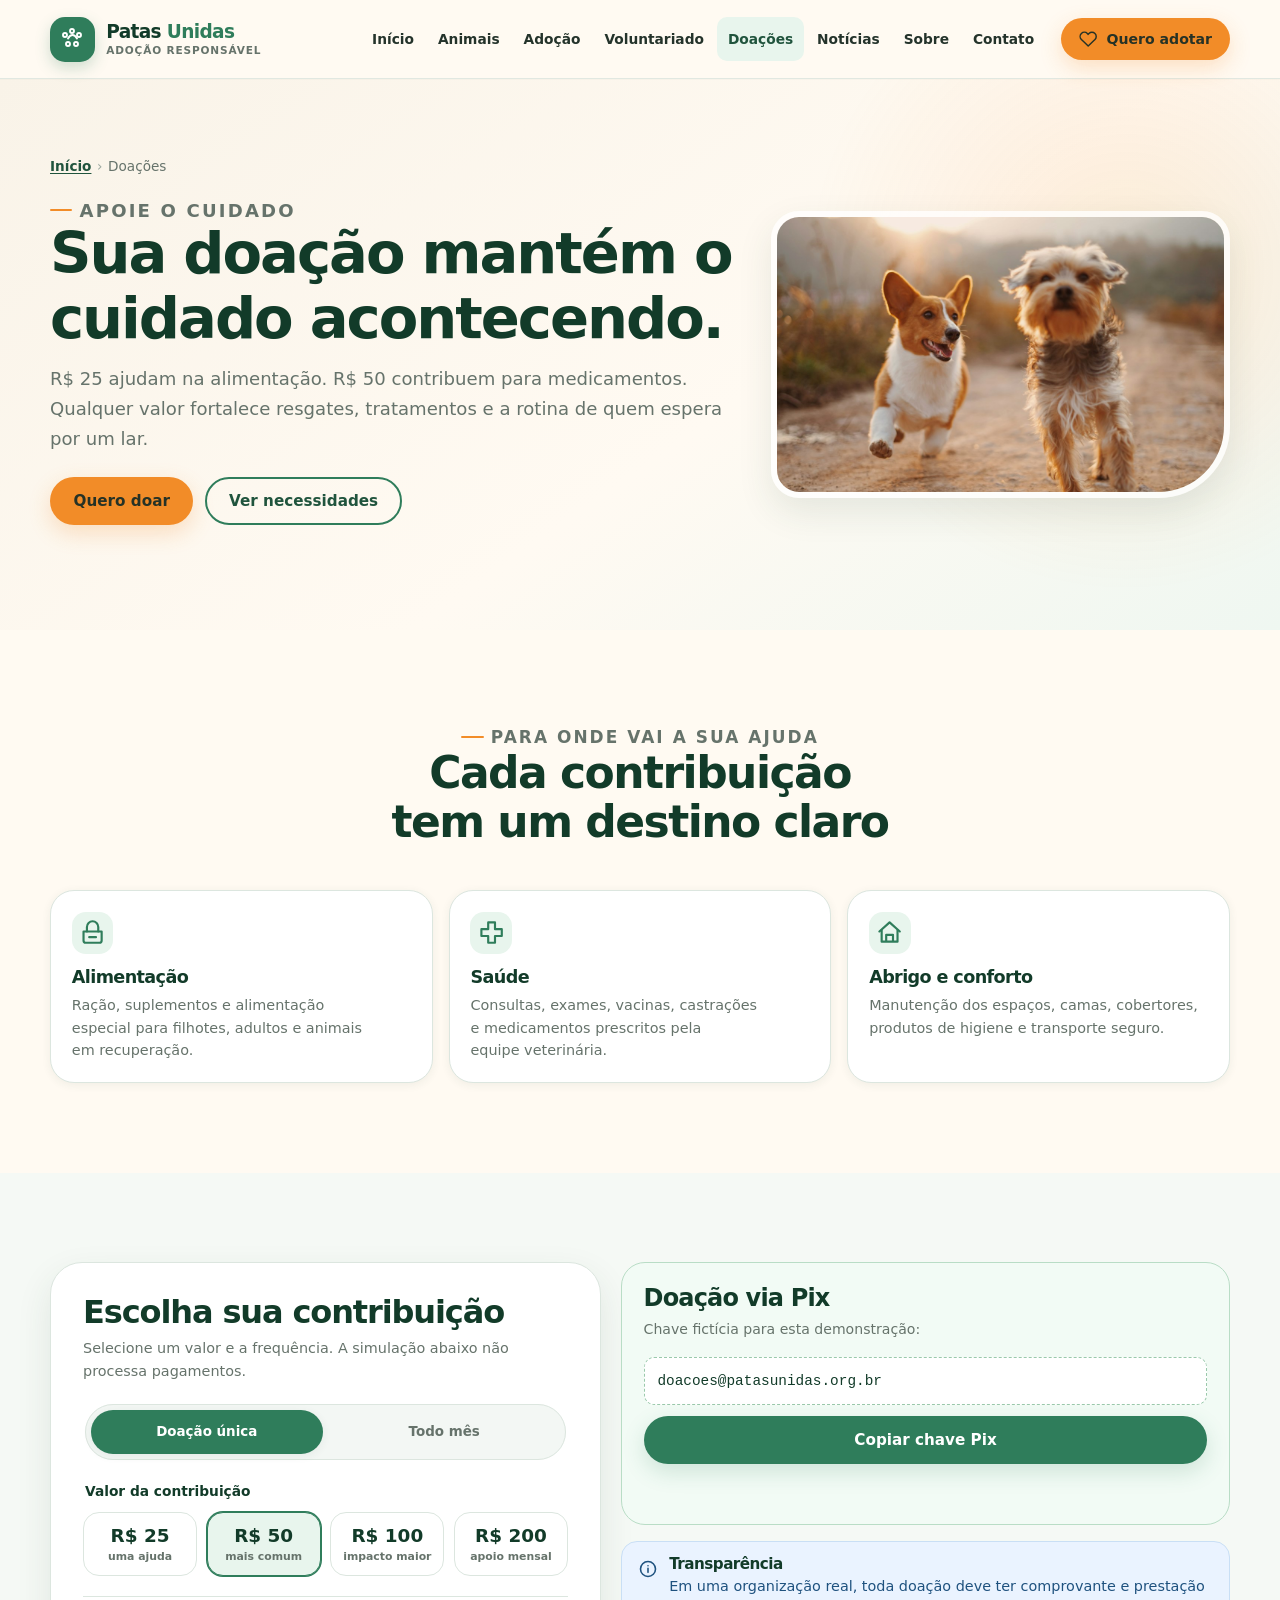
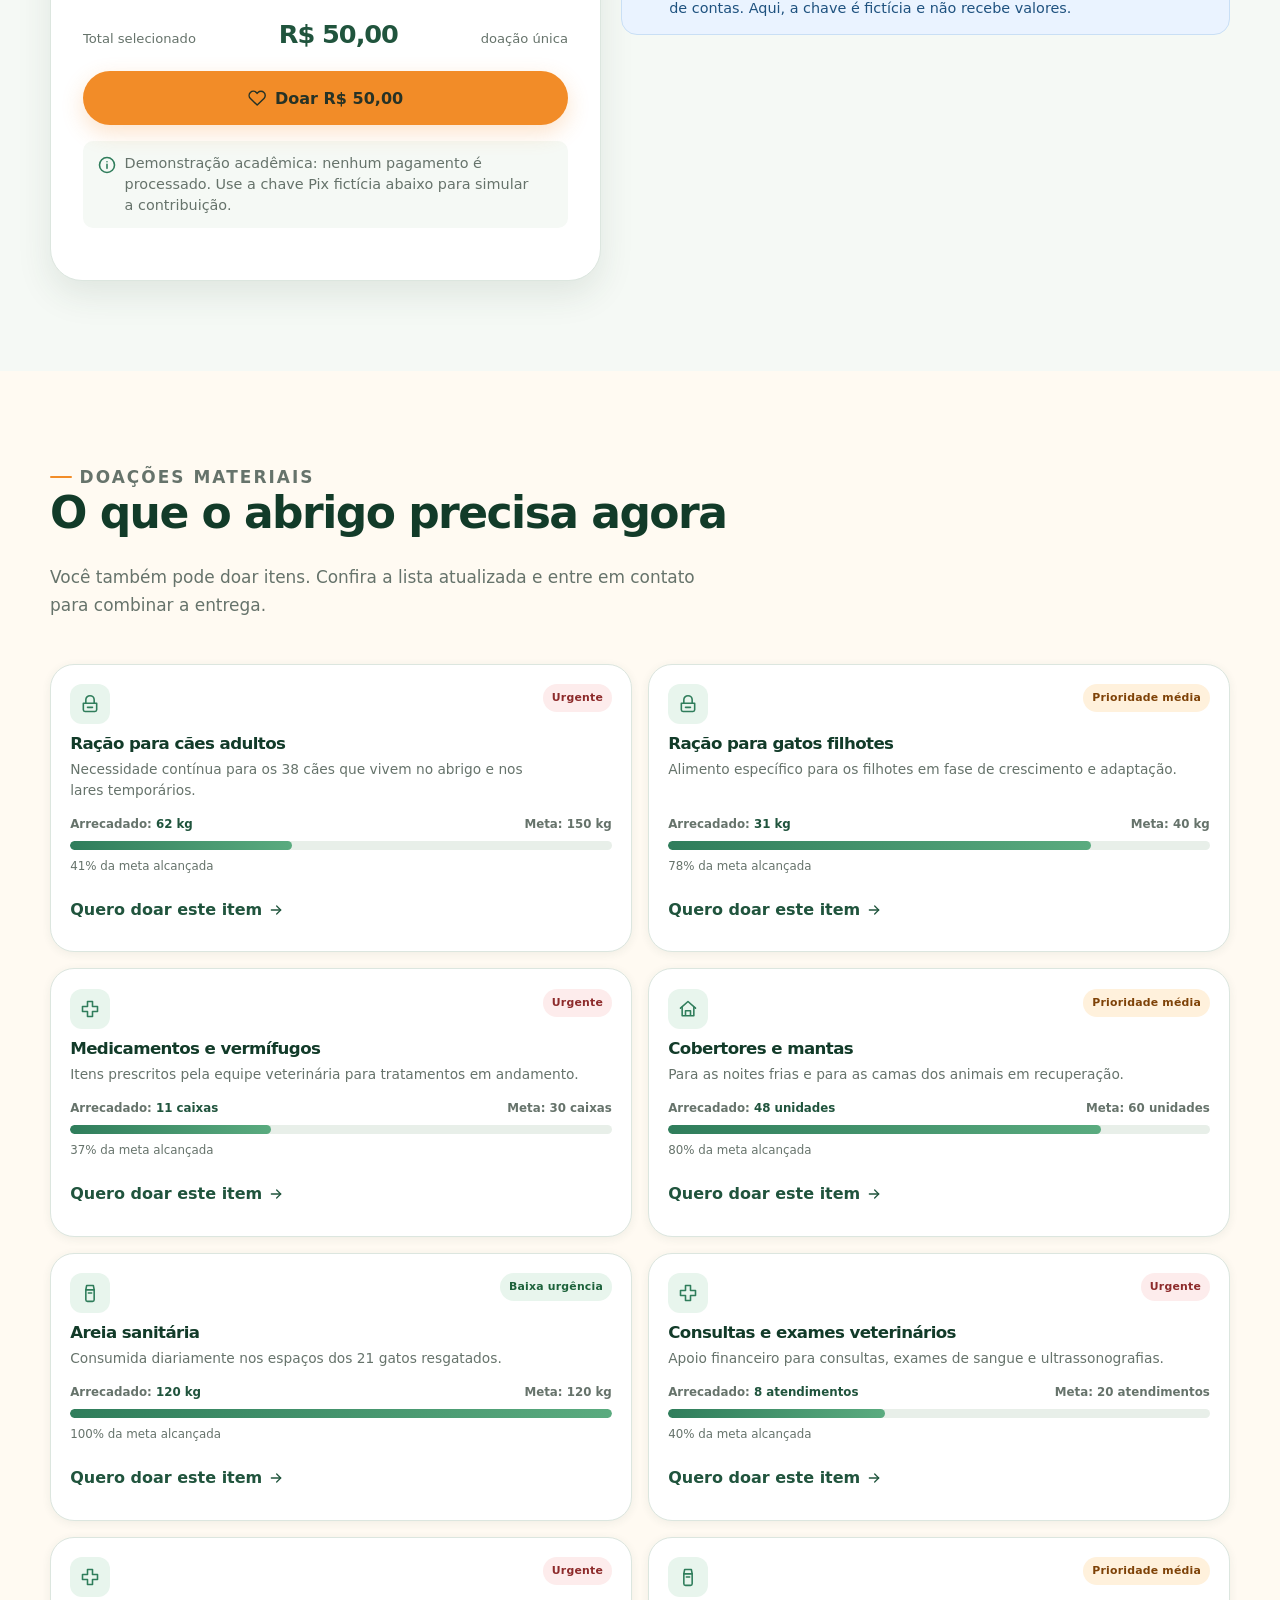
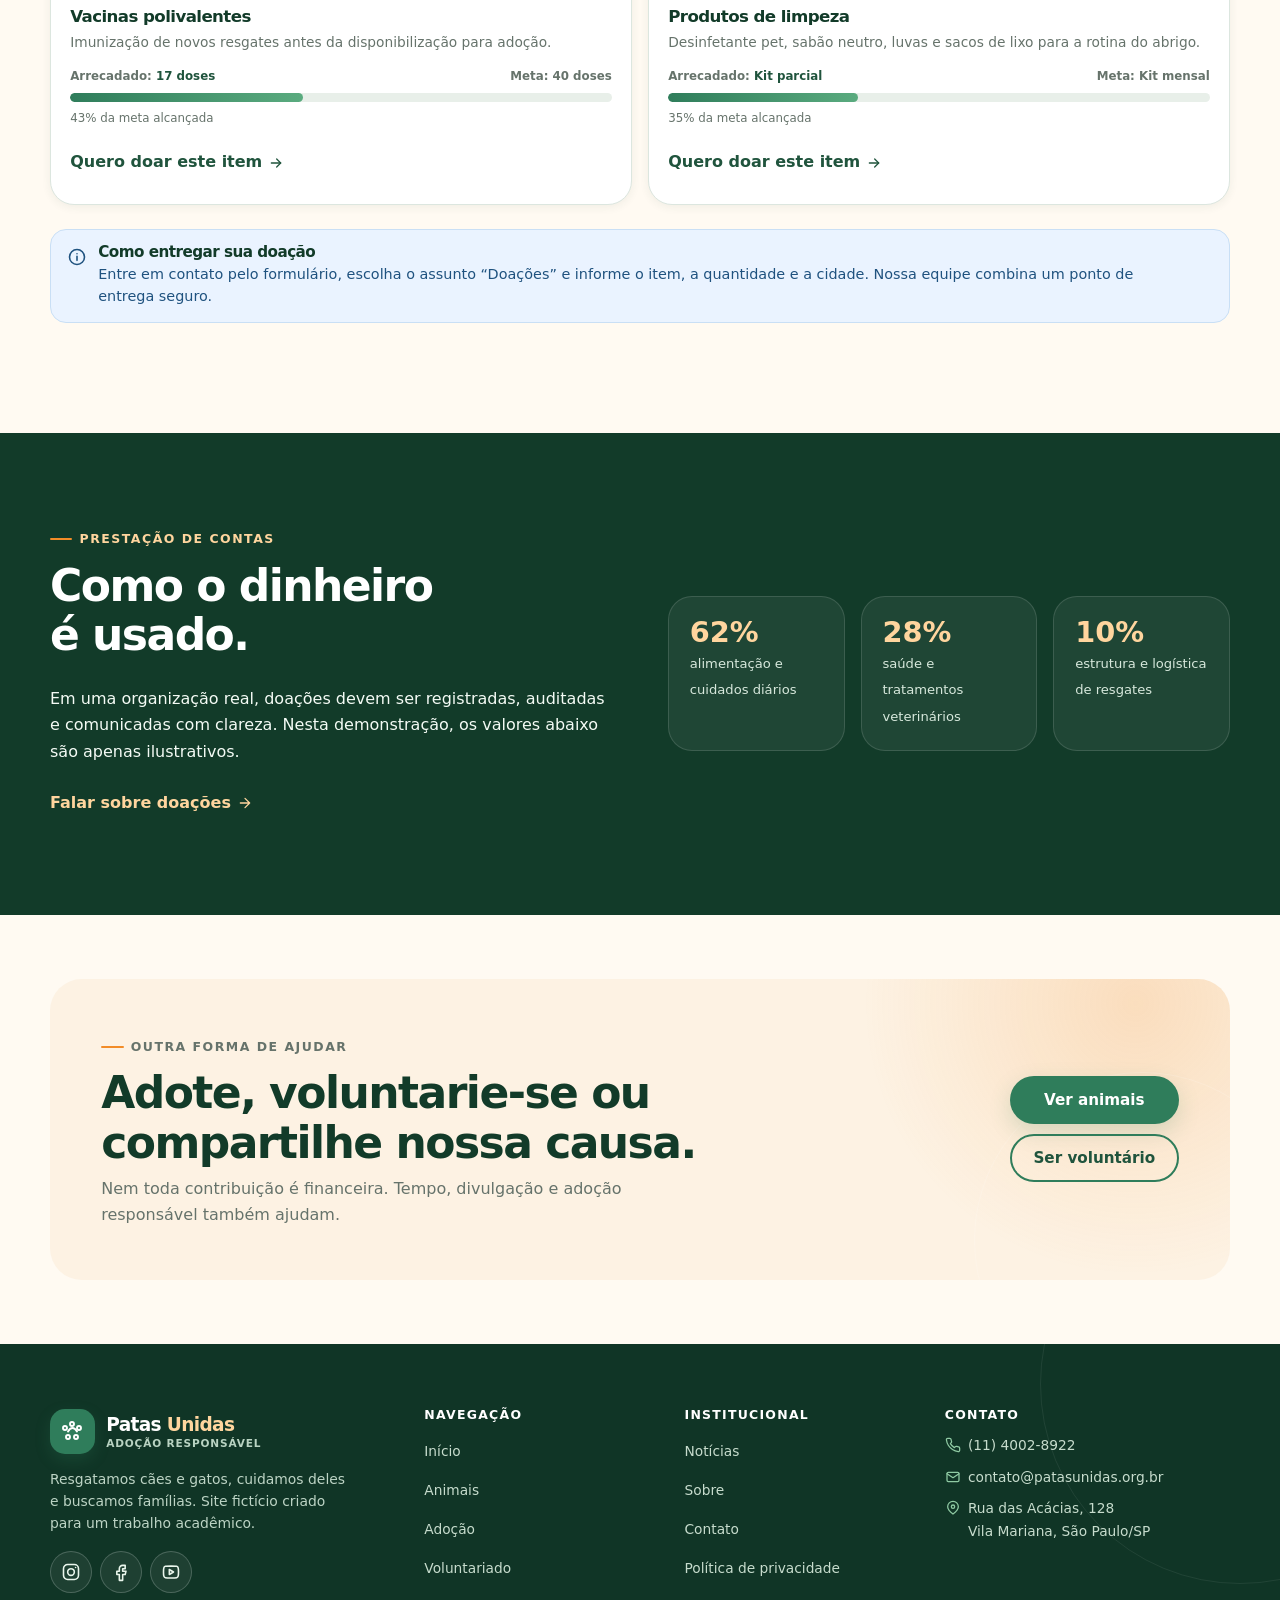
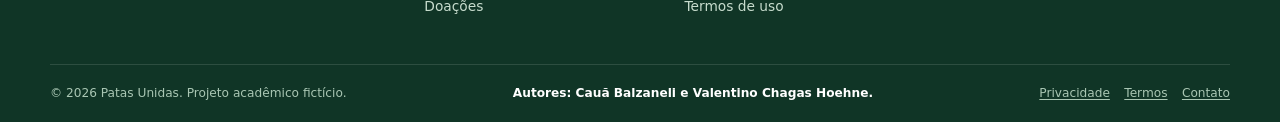
<file: programação-web/Valentino-Caua/PatasUnidas/pages/doacoes.html>
<!DOCTYPE html>
<html lang="pt-BR">
<head>
  <meta charset="utf-8">
  <meta name="viewport" content="width=device-width, initial-scale=1">
  <title>Doações | Patas Unidas</title>
  <meta name="description" content="Ajude a manter resgates, tratamentos e cuidados diários. Conheça as necessidades atuais do abrigo e simule uma doação na página de doações.">
  <meta name="theme-color" content="#2f7d5b">
  <meta name="author" content="Cauã Balzaneli e Valentino Chagas Hoehne">
  <meta property="og:type" content="website">
  <meta property="og:locale" content="pt_BR">
  <meta property="og:title" content="Doações | Patas Unidas">
  <meta property="og:description" content="Ajude a manter resgates, tratamentos e cuidados diários. Conheça as necessidades atuais do abrigo e simule uma doação na página de doações.">
  <meta property="og:image" content="../assets/images/og-patas-unidas.jpg">
  <meta property="og:image:alt" content="Patas Unidas: um novo começo cabe em um lar">
  <meta name="twitter:card" content="summary_large_image">
  <link rel="icon" href="../assets/images/favicon.svg" type="image/svg+xml">
  <link rel="stylesheet" href="../assets/css/style.css">
</head>
<body>
  <a class="skip-link" href="#conteudo">Ir para o conteúdo principal</a>
  <header class="site-header">
    <div class="container header__inner">
      <a class="brand" href="../index.html" aria-label="Patas Unidas, página inicial">
        <span class="brand__mark" aria-hidden="true"><svg class="icon" viewBox="0 0 24 24" aria-hidden="true"><circle cx="11" cy="4" r="2"/><circle cx="18" cy="8" r="2"/><circle cx="4" cy="8" r="2"/><circle cx="7" cy="17" r="2"/><circle cx="15" cy="17" r="2"/><path d="M7 11.5c1.2-2.1 2.7-3.5 4.5-3.5s3.3 1.4 4.5 3.5"/></svg></span>
        <span class="brand__text"><span class="brand__name">Patas <span>Unidas</span></span><small>Adoção responsável</small></span>
      </a>
      <button class="nav-toggle" type="button" aria-expanded="false" aria-controls="menu-principal" aria-label="Abrir menu">
        <svg class="icon nav-toggle__open" viewBox="0 0 24 24" aria-hidden="true"><path d="M4 7h16M4 12h16M4 17h16"/></svg>
        <svg class="icon nav-toggle__close" viewBox="0 0 24 24" aria-hidden="true"><path d="M18 6 6 18M6 6l12 12"/></svg>
      </button>
      <nav class="site-nav" id="menu-principal" aria-label="Menu principal">
        <ul class="site-nav__list">
          <li><a href="../index.html">Início</a></li>
          <li><a href="animais.html">Animais</a></li>
          <li><a href="adocao.html">Adoção</a></li>
          <li><a href="voluntariado.html">Voluntariado</a></li>
          <li><a href="doacoes.html" aria-current="page">Doações</a></li>
          <li><a href="noticias.html">Notícias</a></li>
          <li><a href="sobre.html">Sobre</a></li>
          <li><a href="contato.html">Contato</a></li>
        </ul>
        <a class="btn btn--primary btn--sm nav-cta" href="animais.html"><svg class="icon" viewBox="0 0 24 24" aria-hidden="true"><path d="M20.8 4.6a5.5 5.5 0 0 0-7.8 0L12 5.7l-1.1-1.1a5.5 5.5 0 0 0-7.8 7.8l1.1 1.1L12 21l7.8-7.5 1.1-1.1a5.5 5.5 0 0 0-.1-7.8Z"/></svg> Quero adotar</a>
      </nav>
    </div>
  </header>

  <main id="conteudo" tabindex="-1">
  <section class="page-hero">
    <div class="container page-hero__grid">
      <div class="page-hero__content">
        <nav class="breadcrumb" aria-label="Você está aqui">
          <ol><li><a href="../index.html">Início</a></li><li aria-current="page">Doações</li></ol>
        </nav>
        <p class="eyebrow">Apoie o cuidado</p>
        <h1>Sua doação mantém o cuidado acontecendo.</h1>
        <p>R$ 25 ajudam na alimentação. R$ 50 contribuem para medicamentos. Qualquer valor fortalece resgates, tratamentos e a rotina de quem espera por um lar.</p>
        <div class="hero__actions" style="margin-top: 1.5rem;">
          <a class="btn btn--primary" href="#fazer-doacao">Quero doar</a>
          <a class="btn btn--outline" href="#necessidades">Ver necessidades</a>
        </div>
      </div>
      <div class="page-hero__media">
        <img src="../assets/images/news-resgate.jpg" alt="Dois cães resgatados correndo juntos ao ar livre, em um fim de tarde" width="1200" height="801">
      </div>
    </div>
  </section>

  <section class="section" aria-labelledby="impacto-doacao-titulo">
    <div class="container">
      <div class="section-heading section-heading--center">
        <p class="eyebrow">Para onde vai a sua ajuda</p>
        <h2 id="impacto-doacao-titulo">Cada contribuição tem um destino claro</h2>
      </div>
      <div class="value-grid">
        <article class="value-card">
          <span class="value-card__icon" aria-hidden="true">
            <svg class="icon icon--lg" viewBox="0 0 24 24"><path d="M4 11h16v8a2 2 0 0 1-2 2H6a2 2 0 0 1-2-2v-8Z"/><path d="M7 11V7a5 5 0 0 1 10 0v4M9 16h6"/></svg>
          </span>
          <h3>Alimentação</h3>
          <p>Ração, suplementos e alimentação especial para filhotes, adultos e animais em recuperação.</p>
        </article>
        <article class="value-card">
          <span class="value-card__icon" aria-hidden="true">
            <svg class="icon icon--lg" viewBox="0 0 24 24"><path d="M9 3h6v6h6v6h-6v6H9v-6H3V9h6V3Z"/></svg>
          </span>
          <h3>Saúde</h3>
          <p>Consultas, exames, vacinas, castrações e medicamentos prescritos pela equipe veterinária.</p>
        </article>
        <article class="value-card">
          <span class="value-card__icon" aria-hidden="true">
            <svg class="icon icon--lg" viewBox="0 0 24 24"><path d="m3 11 9-8 9 8"/><path d="M5 10v10h14V10M9 20v-6h6v6"/></svg>
          </span>
          <h3>Abrigo e conforto</h3>
          <p>Manutenção dos espaços, camas, cobertores, produtos de higiene e transporte seguro.</p>
        </article>
      </div>
    </div>
  </section>

  <section class="section section--tint" id="fazer-doacao" aria-labelledby="fazer-doacao-titulo">
    <div class="container donation-grid">
      <div class="donation-panel">
        <h2 id="fazer-doacao-titulo">Escolha sua contribuição</h2>
        <p>Selecione um valor e a frequência. A simulação abaixo não processa pagamentos.</p>

        <fieldset class="segmented">
          <legend class="sr-only">Frequência da doação</legend>
          <input type="radio" name="frequencia" id="freq-unica" value="unica" checked>
          <label for="freq-unica">Doação única</label>
          <input type="radio" name="frequencia" id="freq-recorrente" value="recorrente">
          <label for="freq-recorrente">Todo mês</label>
        </fieldset>

        <fieldset class="donation-values">
          <legend>Valor da contribuição</legend>
          <div class="value-option">
            <input type="radio" name="valor-doacao" id="valor-25" value="25">
            <label for="valor-25">R$ 25 <span>uma ajuda</span></label>
          </div>
          <div class="value-option">
            <input type="radio" name="valor-doacao" id="valor-50" value="50" checked>
            <label for="valor-50">R$ 50 <span>mais comum</span></label>
          </div>
          <div class="value-option">
            <input type="radio" name="valor-doacao" id="valor-100" value="100">
            <label for="valor-100">R$ 100 <span>impacto maior</span></label>
          </div>
          <div class="value-option">
            <input type="radio" name="valor-doacao" id="valor-200" value="200">
            <label for="valor-200">R$ 200 <span>apoio mensal</span></label>
          </div>
        </fieldset>

        <div class="donation-total">
          <span>Total selecionado</span>
          <strong id="total-doacao">R$ 50,00</strong>
          <span id="periodo-doacao">doação única</span>
        </div>

        <button class="btn btn--primary btn--lg btn--block" type="button" id="btn-doar">Doar R$ 50,00</button>
        <p class="form-note">
          <svg class="icon" viewBox="0 0 24 24" aria-hidden="true"><circle cx="12" cy="12" r="9"/><path d="M12 11v5M12 8h.01"/></svg>
          <span>Demonstração acadêmica: nenhum pagamento é processado. Use a chave Pix fictícia abaixo para simular a contribuição.</span>
        </p>
      </div>

      <div>
        <div class="pix-card">
          <h3>Doação via Pix</h3>
          <p class="muted" style="font-size: 0.88rem;">Chave fictícia para esta demonstração:</p>
          <div class="pix-key">
            <code>doacoes@patasunidas.org.br</code>
            <button class="btn btn--secondary" type="button" id="copiar-pix">Copiar chave Pix</button>
          </div>
          <p class="pix-feedback" id="feedback-pix" role="status" aria-live="polite"></p>
        </div>
        <div class="alert alert--info" style="margin-top: 1rem;">
          <svg class="icon" viewBox="0 0 24 24" aria-hidden="true"><circle cx="12" cy="12" r="9"/><path d="M12 11v5M12 8h.01"/></svg>
          <div>
            <h3>Transparência</h3>
            <p>Em uma organização real, toda doação deve ter comprovante e prestação de contas. Aqui, a chave é fictícia e não recebe valores.</p>
          </div>
        </div>
      </div>
    </div>
  </section>

  <section class="section" id="necessidades" aria-labelledby="necessidades-titulo">
    <div class="container">
      <div class="section-heading">
        <p class="eyebrow">Doações materiais</p>
        <h2 id="necessidades-titulo">O que o abrigo precisa agora</h2>
        <p>Você também pode doar itens. Confira a lista atualizada e entre em contato para combinar a entrega.</p>
      </div>

      <div id="carregando-necessidades" class="loading-state" aria-live="polite">
        <p class="muted"><span class="spinner" aria-hidden="true"></span> Carregando necessidades...</p>
      </div>

      <div id="erro-necessidades" class="error-state" hidden>
        <div class="error-state__icon" aria-hidden="true">
          <svg class="icon icon--lg" viewBox="0 0 24 24"><path d="M10.3 3.6 2.5 17a2 2 0 0 0 1.7 3h15.6a2 2 0 0 0 1.7-3L13.7 3.6a2 2 0 0 0-3.4 0Z"/><path d="M12 9v4M12 17h.01"/></svg>
        </div>
        <h3>Não foi possível carregar as necessidades</h3>
        <p data-error-message>Tente novamente em instantes.</p>
        <button class="btn btn--secondary" type="button" id="tentar-necessidades">Tentar novamente</button>
      </div>

      <div id="lista-necessidades" class="needs-grid" hidden></div>

      <div class="alert alert--info" style="margin-top: 1.5rem;">
        <svg class="icon" viewBox="0 0 24 24" aria-hidden="true"><circle cx="12" cy="12" r="9"/><path d="M12 11v5M12 8h.01"/></svg>
        <div>
          <h3>Como entregar sua doação</h3>
          <p>Entre em contato pelo formulário, escolha o assunto “Doações” e informe o item, a quantidade e a cidade. Nossa equipe combina um ponto de entrega seguro.</p>
        </div>
      </div>
    </div>
  </section>

  <section class="section section--dark" aria-labelledby="transparencia-titulo">
    <div class="container split">
      <div>
        <p class="eyebrow" style="color: #ffd59e;">Prestação de contas</p>
        <h2 id="transparencia-titulo">Como o dinheiro é usado.</h2>
        <p>Em uma organização real, doações devem ser registradas, auditadas e comunicadas com clareza. Nesta demonstração, os valores abaixo são apenas ilustrativos.</p>
        <p style="margin-bottom: 0;"><a class="link-arrow" style="color: #ffd59e;" href="contato.html?assunto=doacoes">Falar sobre doações <svg class="icon icon--sm" viewBox="0 0 24 24" aria-hidden="true"><path d="M5 12h14M12 5l7 7-7 7"/></svg></a></p>
      </div>
      <div class="transparency-grid">
        <div class="transparency-card"><strong>62%</strong><span>alimentação e cuidados diários</span></div>
        <div class="transparency-card"><strong>28%</strong><span>saúde e tratamentos veterinários</span></div>
        <div class="transparency-card"><strong>10%</strong><span>estrutura e logística de resgates</span></div>
      </div>
    </div>
  </section>

  <section class="section section--tight">
    <div class="container">
      <div class="cta-banner cta-banner--light">
        <div>
          <p class="eyebrow">Outra forma de ajudar</p>
          <h2>Adote, voluntarie-se ou compartilhe nossa causa.</h2>
          <p>Nem toda contribuição é financeira. Tempo, divulgação e adoção responsável também ajudam.</p>
        </div>
        <div class="cta-banner__actions">
          <a class="btn btn--secondary" href="animais.html">Ver animais</a>
          <a class="btn btn--outline" href="voluntariado.html">Ser voluntário</a>
        </div>
      </div>
    </div>
  </section>

  <dialog id="dialog-doacao" aria-labelledby="dialog-doacao-titulo" aria-describedby="dialog-doacao-texto">
    <div class="dialog__header">
      <button class="dialog__close" type="button" data-close-dialog aria-label="Fechar janela">
        <svg class="icon" viewBox="0 0 24 24" aria-hidden="true"><path d="M18 6 6 18M6 6l12 12"/></svg>
      </button>
      <h2 id="dialog-doacao-titulo">Obrigado por querer ajudar!</h2>
      <p>Esta é uma simulação de doação.</p>
    </div>
    <div class="dialog__body">
      <p id="dialog-doacao-texto">Você escolheu uma contribuição de R$ 50,00. Esta é uma demonstração acadêmica e nenhum pagamento será processado.</p>
      <p class="muted" style="font-size: 0.84rem;">Para simular a contribuição, copie a chave Pix fictícia disponível na página.</p>
    </div>
    <div class="dialog__footer">
      <button class="btn btn--secondary" type="button" id="copiar-pix-dialogo">Copiar chave Pix</button>
      <button class="btn btn--ghost" type="button" data-close-dialog>Fechar</button>
    </div>
  </dialog>
</main>

  <footer class="site-footer">
    <div class="container">
      <div class="footer__grid">
        <div class="footer__brand">
          <a class="brand" href="../index.html" aria-label="Patas Unidas, página inicial">
            <span class="brand__mark" aria-hidden="true"><svg class="icon" viewBox="0 0 24 24" aria-hidden="true"><circle cx="11" cy="4" r="2"/><circle cx="18" cy="8" r="2"/><circle cx="4" cy="8" r="2"/><circle cx="7" cy="17" r="2"/><circle cx="15" cy="17" r="2"/><path d="M7 11.5c1.2-2.1 2.7-3.5 4.5-3.5s3.3 1.4 4.5 3.5"/></svg></span>
            <span class="brand__text"><span class="brand__name">Patas <span>Unidas</span></span><small>Adoção responsável</small></span>
          </a>
          <p>Resgatamos cães e gatos, cuidamos deles e buscamos famílias. Site fictício criado para um trabalho acadêmico.</p>
          <div class="social-links">
            <a class="social-link" href="https://www.instagram.com/" target="_blank" rel="noopener noreferrer" aria-label="Instagram do Patas Unidas (link fictício)"><svg class="icon" viewBox="0 0 24 24" aria-hidden="true"><rect x="3" y="3" width="18" height="18" rx="5"/><circle cx="12" cy="12" r="4"/><path d="M17.5 6.5h.01"/></svg></a>
            <a class="social-link" href="https://www.facebook.com/" target="_blank" rel="noopener noreferrer" aria-label="Facebook do Patas Unidas (link fictício)"><svg class="icon" viewBox="0 0 24 24" aria-hidden="true"><path d="M14 8h3V4h-3a4 4 0 0 0-4 4v3H7v4h3v7h4v-7h3l1-4h-4V8Z"/></svg></a>
            <a class="social-link" href="https://www.youtube.com/" target="_blank" rel="noopener noreferrer" aria-label="YouTube do Patas Unidas (link fictício)"><svg class="icon" viewBox="0 0 24 24" aria-hidden="true"><path d="M21 12s0-3.5-.4-5a2.5 2.5 0 0 0-1.8-1.8C17.3 4.8 12 4.8 12 4.8s-5.3 0-6.8.4A2.5 2.5 0 0 0 3.4 7C3 8.5 3 12 3 12s0 3.5.4 5a2.5 2.5 0 0 0 1.8 1.8c1.5.4 6.8.4 6.8.4s5.3 0 6.8-.4A2.5 2.5 0 0 0 20.6 17c.4-1.5.4-5 .4-5Z"/><path d="m10 15 5-3-5-3v6Z"/></svg></a>
          </div>
        </div>

        <nav aria-label="Navegação do rodapé">
          <h2 class="footer__title">Navegação</h2>
          <ul class="footer__links">
            <li><a href="../index.html">Início</a></li>
            <li><a href="animais.html">Animais</a></li>
            <li><a href="adocao.html">Adoção</a></li>
            <li><a href="voluntariado.html">Voluntariado</a></li>
            <li><a href="doacoes.html">Doações</a></li>
          </ul>
        </nav>

        <nav aria-label="Institucional">
          <h2 class="footer__title">Institucional</h2>
          <ul class="footer__links">
            <li><a href="noticias.html">Notícias</a></li>
            <li><a href="sobre.html">Sobre</a></li>
            <li><a href="contato.html">Contato</a></li>
            <li><a href="politica-de-privacidade.html">Política de privacidade</a></li>
            <li><a href="termos-de-uso.html">Termos de uso</a></li>
          </ul>
        </nav>

        <div>
          <h2 class="footer__title">Contato</h2>
          <ul class="footer__contact">
            <li><svg class="icon icon--sm" viewBox="0 0 24 24" aria-hidden="true"><path d="M22 16.9v3a2 2 0 0 1-2.2 2 19.8 19.8 0 0 1-8.6-3.1 19.5 19.5 0 0 1-6-6A19.8 19.8 0 0 1 2.1 4.2 2 2 0 0 1 4.1 2h3a2 2 0 0 1 2 1.7c.1 1 .4 1.9.7 2.8a2 2 0 0 1-.5 2.1L8.1 9.9a16 16 0 0 0 6 6l1.3-1.2a2 2 0 0 1 2.1-.5c.9.3 1.8.6 2.8.7a2 2 0 0 1 1.7 2Z"/></svg><a href="tel:+551140028922">(11) 4002-8922</a></li>
            <li><svg class="icon icon--sm" viewBox="0 0 24 24" aria-hidden="true"><rect x="3" y="5" width="18" height="14" rx="2"/><path d="m3 7 9 6 9-6"/></svg><a href="mailto:contato@patasunidas.org.br">contato@patasunidas.org.br</a></li>
            <li><svg class="icon icon--sm" viewBox="0 0 24 24" aria-hidden="true"><path d="M20 10c0 5-8 11-8 11S4 15 4 10a8 8 0 1 1 16 0Z"/><circle cx="12" cy="10" r="2.5"/></svg><span>Rua das Acácias, 128<br>Vila Mariana, São Paulo/SP</span></li>
          </ul>
        </div>
      </div>

      <div class="footer__bottom">
        <p>© <span data-current-year>2026</span> Patas Unidas. Projeto acadêmico fictício.</p>
        <p><strong>Autores: Cauã Balzaneli e Valentino Chagas Hoehne.</strong></p>
        <div class="footer__legal">
          <a href="politica-de-privacidade.html">Privacidade</a>
          <a href="termos-de-uso.html">Termos</a>
          <a href="contato.html">Contato</a>
        </div>
      </div>
    </div>
  </footer>
  <script type="module" src="../assets/js/main.js"></script>
  <script type="module" src="../assets/js/doacoes.js"></script>
</body>
</html>
</file>
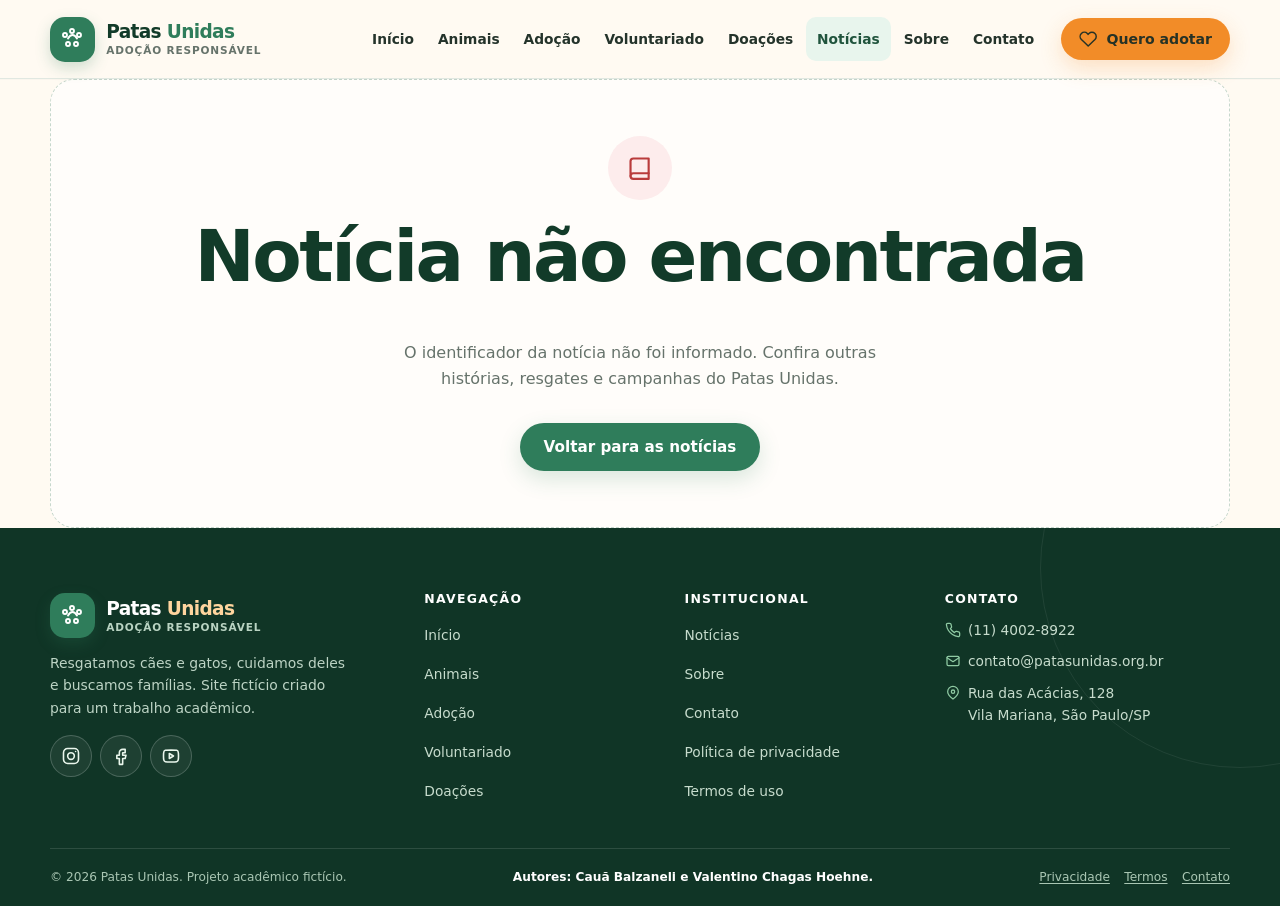
<file: programação-web/Valentino-Caua/PatasUnidas/pages/noticia.html>
<!DOCTYPE html>
<html lang="pt-BR">
<head>
  <meta charset="utf-8">
  <meta name="viewport" content="width=device-width, initial-scale=1">
  <title>Notícia | Patas Unidas</title>
  <meta name="description" content="Leia a notícia completa do Patas Unidas e conheça histórias de resgate, adoção responsável, campanhas e cuidados com animais.">
  <meta name="theme-color" content="#2f7d5b">
  <meta name="author" content="Cauã Balzaneli e Valentino Chagas Hoehne">
  <meta property="og:type" content="website">
  <meta property="og:locale" content="pt_BR">
  <meta property="og:title" content="Notícia | Patas Unidas">
  <meta property="og:description" content="Leia a notícia completa do Patas Unidas e conheça histórias de resgate, adoção responsável, campanhas e cuidados com animais.">
  <meta property="og:image" content="../assets/images/og-patas-unidas.jpg">
  <meta property="og:image:alt" content="Patas Unidas: um novo começo cabe em um lar">
  <meta name="twitter:card" content="summary_large_image">
  <link rel="icon" href="../assets/images/favicon.svg" type="image/svg+xml">
  <link rel="stylesheet" href="../assets/css/style.css">
</head>
<body>
  <a class="skip-link" href="#conteudo">Ir para o conteúdo principal</a>
  <header class="site-header">
    <div class="container header__inner">
      <a class="brand" href="../index.html" aria-label="Patas Unidas, página inicial">
        <span class="brand__mark" aria-hidden="true"><svg class="icon" viewBox="0 0 24 24" aria-hidden="true"><circle cx="11" cy="4" r="2"/><circle cx="18" cy="8" r="2"/><circle cx="4" cy="8" r="2"/><circle cx="7" cy="17" r="2"/><circle cx="15" cy="17" r="2"/><path d="M7 11.5c1.2-2.1 2.7-3.5 4.5-3.5s3.3 1.4 4.5 3.5"/></svg></span>
        <span class="brand__text"><span class="brand__name">Patas <span>Unidas</span></span><small>Adoção responsável</small></span>
      </a>
      <button class="nav-toggle" type="button" aria-expanded="false" aria-controls="menu-principal" aria-label="Abrir menu">
        <svg class="icon nav-toggle__open" viewBox="0 0 24 24" aria-hidden="true"><path d="M4 7h16M4 12h16M4 17h16"/></svg>
        <svg class="icon nav-toggle__close" viewBox="0 0 24 24" aria-hidden="true"><path d="M18 6 6 18M6 6l12 12"/></svg>
      </button>
      <nav class="site-nav" id="menu-principal" aria-label="Menu principal">
        <ul class="site-nav__list">
          <li><a href="../index.html">Início</a></li>
          <li><a href="animais.html">Animais</a></li>
          <li><a href="adocao.html">Adoção</a></li>
          <li><a href="voluntariado.html">Voluntariado</a></li>
          <li><a href="doacoes.html">Doações</a></li>
          <li><a href="noticias.html" aria-current="page">Notícias</a></li>
          <li><a href="sobre.html">Sobre</a></li>
          <li><a href="contato.html">Contato</a></li>
        </ul>
        <a class="btn btn--primary btn--sm nav-cta" href="animais.html"><svg class="icon" viewBox="0 0 24 24" aria-hidden="true"><path d="M20.8 4.6a5.5 5.5 0 0 0-7.8 0L12 5.7l-1.1-1.1a5.5 5.5 0 0 0-7.8 7.8l1.1 1.1L12 21l7.8-7.5 1.1-1.1a5.5 5.5 0 0 0-.1-7.8Z"/></svg> Quero adotar</a>
      </nav>
    </div>
  </header>

  <main id="conteudo" tabindex="-1">
  <div id="noticia-conteudo">
    <div class="container">
      <div class="loading-state" aria-live="polite" style="padding-block: 4rem;">
        <h1>Carregando notícia...</h1>
        <p class="muted">Buscando o texto completo.</p>
      </div>
    </div>
  </div>
  <noscript>
    <div class="container" style="padding-block: 2rem;">
      <div class="alert alert--info">
        <svg class="icon" viewBox="0 0 24 24" aria-hidden="true"><circle cx="12" cy="12" r="9"/><path d="M12 11v5M12 8h.01"/></svg>
        <p>Ative o JavaScript para visualizar esta notícia.</p>
      </div>
    </div>
  </noscript>
</main>

  <footer class="site-footer">
    <div class="container">
      <div class="footer__grid">
        <div class="footer__brand">
          <a class="brand" href="../index.html" aria-label="Patas Unidas, página inicial">
            <span class="brand__mark" aria-hidden="true"><svg class="icon" viewBox="0 0 24 24" aria-hidden="true"><circle cx="11" cy="4" r="2"/><circle cx="18" cy="8" r="2"/><circle cx="4" cy="8" r="2"/><circle cx="7" cy="17" r="2"/><circle cx="15" cy="17" r="2"/><path d="M7 11.5c1.2-2.1 2.7-3.5 4.5-3.5s3.3 1.4 4.5 3.5"/></svg></span>
            <span class="brand__text"><span class="brand__name">Patas <span>Unidas</span></span><small>Adoção responsável</small></span>
          </a>
          <p>Resgatamos cães e gatos, cuidamos deles e buscamos famílias. Site fictício criado para um trabalho acadêmico.</p>
          <div class="social-links">
            <a class="social-link" href="https://www.instagram.com/" target="_blank" rel="noopener noreferrer" aria-label="Instagram do Patas Unidas (link fictício)"><svg class="icon" viewBox="0 0 24 24" aria-hidden="true"><rect x="3" y="3" width="18" height="18" rx="5"/><circle cx="12" cy="12" r="4"/><path d="M17.5 6.5h.01"/></svg></a>
            <a class="social-link" href="https://www.facebook.com/" target="_blank" rel="noopener noreferrer" aria-label="Facebook do Patas Unidas (link fictício)"><svg class="icon" viewBox="0 0 24 24" aria-hidden="true"><path d="M14 8h3V4h-3a4 4 0 0 0-4 4v3H7v4h3v7h4v-7h3l1-4h-4V8Z"/></svg></a>
            <a class="social-link" href="https://www.youtube.com/" target="_blank" rel="noopener noreferrer" aria-label="YouTube do Patas Unidas (link fictício)"><svg class="icon" viewBox="0 0 24 24" aria-hidden="true"><path d="M21 12s0-3.5-.4-5a2.5 2.5 0 0 0-1.8-1.8C17.3 4.8 12 4.8 12 4.8s-5.3 0-6.8.4A2.5 2.5 0 0 0 3.4 7C3 8.5 3 12 3 12s0 3.5.4 5a2.5 2.5 0 0 0 1.8 1.8c1.5.4 6.8.4 6.8.4s5.3 0 6.8-.4A2.5 2.5 0 0 0 20.6 17c.4-1.5.4-5 .4-5Z"/><path d="m10 15 5-3-5-3v6Z"/></svg></a>
          </div>
        </div>

        <nav aria-label="Navegação do rodapé">
          <h2 class="footer__title">Navegação</h2>
          <ul class="footer__links">
            <li><a href="../index.html">Início</a></li>
            <li><a href="animais.html">Animais</a></li>
            <li><a href="adocao.html">Adoção</a></li>
            <li><a href="voluntariado.html">Voluntariado</a></li>
            <li><a href="doacoes.html">Doações</a></li>
          </ul>
        </nav>

        <nav aria-label="Institucional">
          <h2 class="footer__title">Institucional</h2>
          <ul class="footer__links">
            <li><a href="noticias.html">Notícias</a></li>
            <li><a href="sobre.html">Sobre</a></li>
            <li><a href="contato.html">Contato</a></li>
            <li><a href="politica-de-privacidade.html">Política de privacidade</a></li>
            <li><a href="termos-de-uso.html">Termos de uso</a></li>
          </ul>
        </nav>

        <div>
          <h2 class="footer__title">Contato</h2>
          <ul class="footer__contact">
            <li><svg class="icon icon--sm" viewBox="0 0 24 24" aria-hidden="true"><path d="M22 16.9v3a2 2 0 0 1-2.2 2 19.8 19.8 0 0 1-8.6-3.1 19.5 19.5 0 0 1-6-6A19.8 19.8 0 0 1 2.1 4.2 2 2 0 0 1 4.1 2h3a2 2 0 0 1 2 1.7c.1 1 .4 1.9.7 2.8a2 2 0 0 1-.5 2.1L8.1 9.9a16 16 0 0 0 6 6l1.3-1.2a2 2 0 0 1 2.1-.5c.9.3 1.8.6 2.8.7a2 2 0 0 1 1.7 2Z"/></svg><a href="tel:+551140028922">(11) 4002-8922</a></li>
            <li><svg class="icon icon--sm" viewBox="0 0 24 24" aria-hidden="true"><rect x="3" y="5" width="18" height="14" rx="2"/><path d="m3 7 9 6 9-6"/></svg><a href="mailto:contato@patasunidas.org.br">contato@patasunidas.org.br</a></li>
            <li><svg class="icon icon--sm" viewBox="0 0 24 24" aria-hidden="true"><path d="M20 10c0 5-8 11-8 11S4 15 4 10a8 8 0 1 1 16 0Z"/><circle cx="12" cy="10" r="2.5"/></svg><span>Rua das Acácias, 128<br>Vila Mariana, São Paulo/SP</span></li>
          </ul>
        </div>
      </div>

      <div class="footer__bottom">
        <p>© <span data-current-year>2026</span> Patas Unidas. Projeto acadêmico fictício.</p>
        <p><strong>Autores: Cauã Balzaneli e Valentino Chagas Hoehne.</strong></p>
        <div class="footer__legal">
          <a href="politica-de-privacidade.html">Privacidade</a>
          <a href="termos-de-uso.html">Termos</a>
          <a href="contato.html">Contato</a>
        </div>
      </div>
    </div>
  </footer>
  <script type="module" src="../assets/js/main.js"></script>
  <script type="module" src="../assets/js/noticia.js"></script>
</body>
</html>
</file>
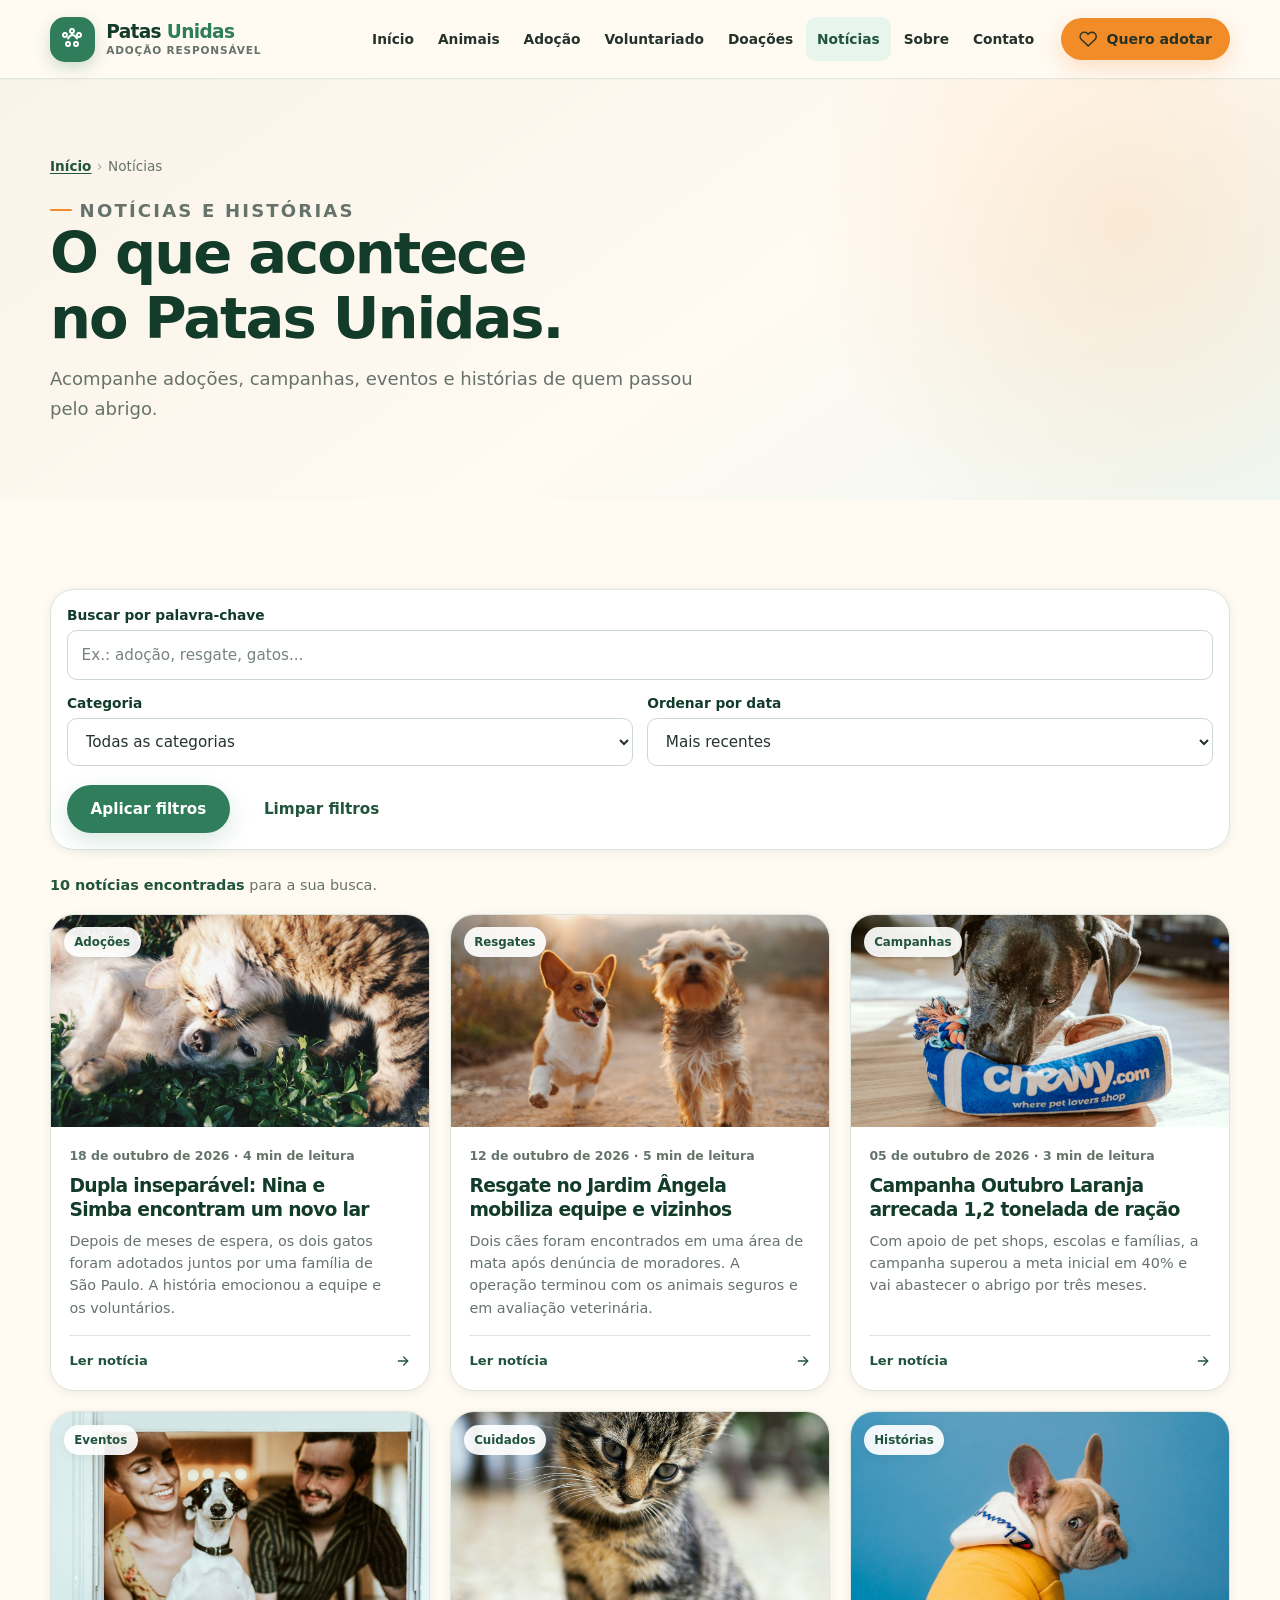
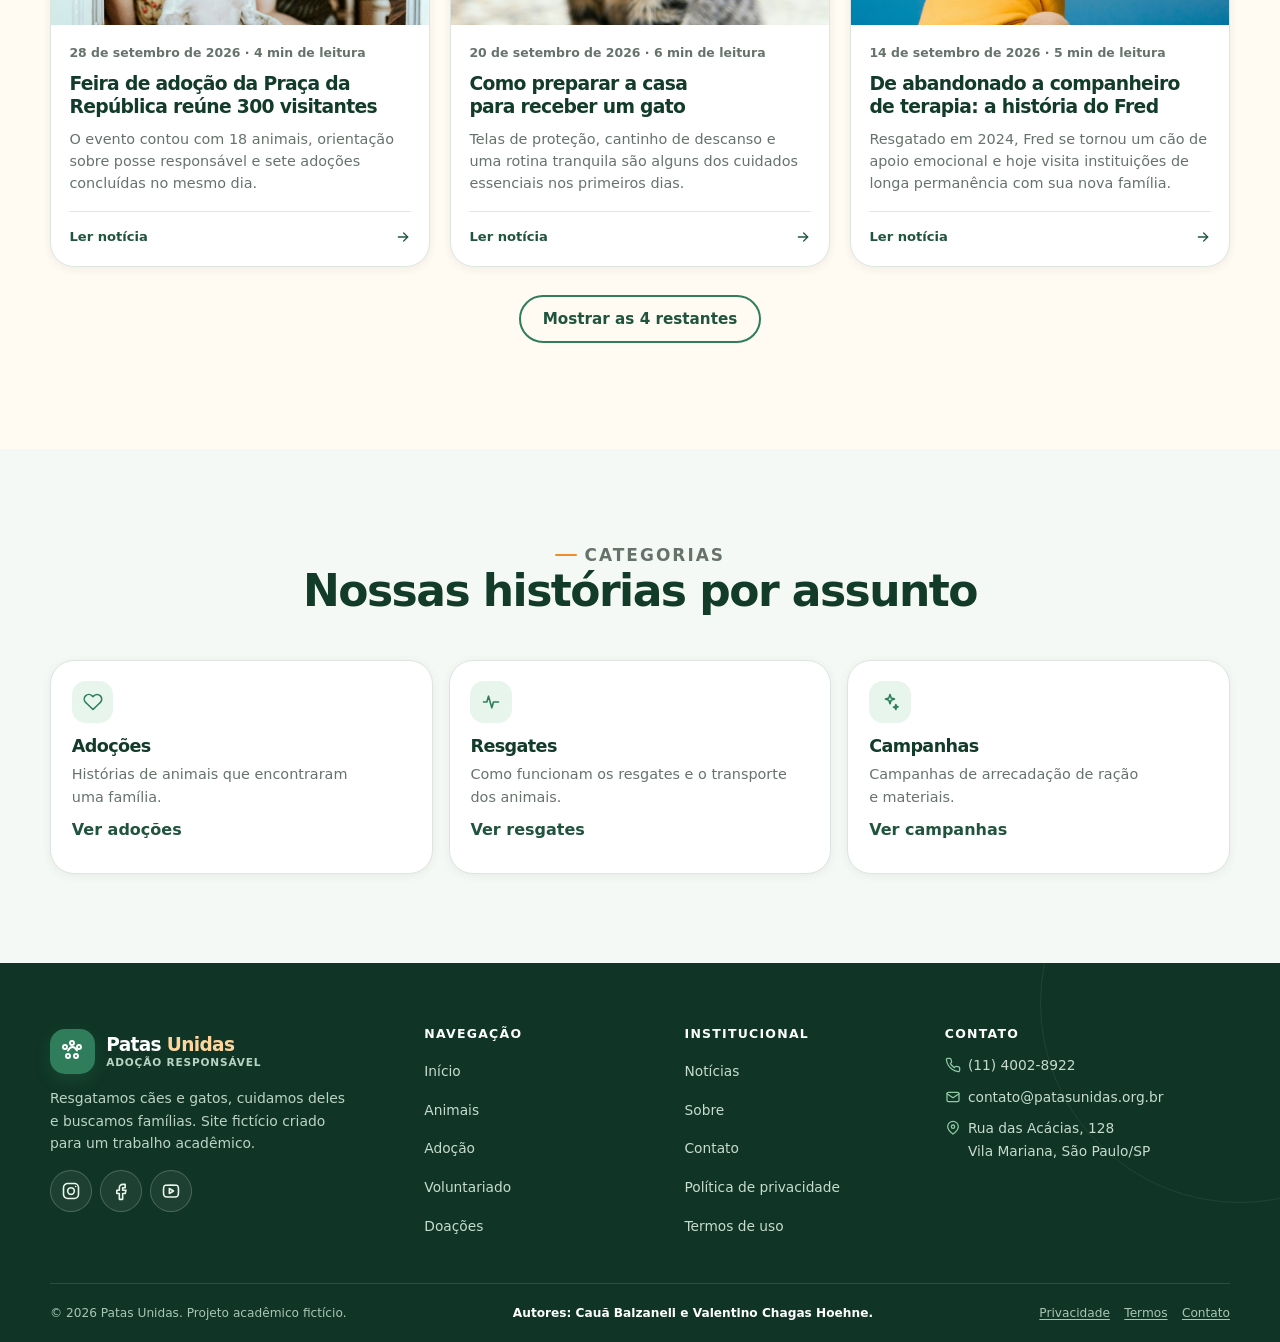
<file: programação-web/Valentino-Caua/PatasUnidas/pages/noticias.html>
<!DOCTYPE html>
<html lang="pt-BR">
<head>
  <meta charset="utf-8">
  <meta name="viewport" content="width=device-width, initial-scale=1">
  <title>Notícias e histórias | Patas Unidas</title>
  <meta name="description" content="Acompanhe adoções, resgates, campanhas, eventos e histórias de quem passou pelo Patas Unidas. Filtre as notícias por categoria e data.">
  <meta name="theme-color" content="#2f7d5b">
  <meta name="author" content="Cauã Balzaneli e Valentino Chagas Hoehne">
  <meta property="og:type" content="website">
  <meta property="og:locale" content="pt_BR">
  <meta property="og:title" content="Notícias e histórias | Patas Unidas">
  <meta property="og:description" content="Acompanhe adoções, resgates, campanhas, eventos e histórias de quem passou pelo Patas Unidas. Filtre as notícias por categoria e data.">
  <meta property="og:image" content="../assets/images/og-patas-unidas.jpg">
  <meta property="og:image:alt" content="Patas Unidas: um novo começo cabe em um lar">
  <meta name="twitter:card" content="summary_large_image">
  <link rel="icon" href="../assets/images/favicon.svg" type="image/svg+xml">
  <link rel="stylesheet" href="../assets/css/style.css">
</head>
<body>
  <a class="skip-link" href="#conteudo">Ir para o conteúdo principal</a>
  <header class="site-header">
    <div class="container header__inner">
      <a class="brand" href="../index.html" aria-label="Patas Unidas, página inicial">
        <span class="brand__mark" aria-hidden="true"><svg class="icon" viewBox="0 0 24 24" aria-hidden="true"><circle cx="11" cy="4" r="2"/><circle cx="18" cy="8" r="2"/><circle cx="4" cy="8" r="2"/><circle cx="7" cy="17" r="2"/><circle cx="15" cy="17" r="2"/><path d="M7 11.5c1.2-2.1 2.7-3.5 4.5-3.5s3.3 1.4 4.5 3.5"/></svg></span>
        <span class="brand__text"><span class="brand__name">Patas <span>Unidas</span></span><small>Adoção responsável</small></span>
      </a>
      <button class="nav-toggle" type="button" aria-expanded="false" aria-controls="menu-principal" aria-label="Abrir menu">
        <svg class="icon nav-toggle__open" viewBox="0 0 24 24" aria-hidden="true"><path d="M4 7h16M4 12h16M4 17h16"/></svg>
        <svg class="icon nav-toggle__close" viewBox="0 0 24 24" aria-hidden="true"><path d="M18 6 6 18M6 6l12 12"/></svg>
      </button>
      <nav class="site-nav" id="menu-principal" aria-label="Menu principal">
        <ul class="site-nav__list">
          <li><a href="../index.html">Início</a></li>
          <li><a href="animais.html">Animais</a></li>
          <li><a href="adocao.html">Adoção</a></li>
          <li><a href="voluntariado.html">Voluntariado</a></li>
          <li><a href="doacoes.html">Doações</a></li>
          <li><a href="noticias.html" aria-current="page">Notícias</a></li>
          <li><a href="sobre.html">Sobre</a></li>
          <li><a href="contato.html">Contato</a></li>
        </ul>
        <a class="btn btn--primary btn--sm nav-cta" href="animais.html"><svg class="icon" viewBox="0 0 24 24" aria-hidden="true"><path d="M20.8 4.6a5.5 5.5 0 0 0-7.8 0L12 5.7l-1.1-1.1a5.5 5.5 0 0 0-7.8 7.8l1.1 1.1L12 21l7.8-7.5 1.1-1.1a5.5 5.5 0 0 0-.1-7.8Z"/></svg> Quero adotar</a>
      </nav>
    </div>
  </header>

  <main id="conteudo" tabindex="-1">
  <section class="page-hero">
    <div class="container">
      <nav class="breadcrumb" aria-label="Você está aqui">
        <ol><li><a href="../index.html">Início</a></li><li aria-current="page">Notícias</li></ol>
      </nav>
      <div class="page-hero__content">
        <p class="eyebrow">Notícias e histórias</p>
        <h1>O que acontece no Patas Unidas.</h1>
        <p>Acompanhe adoções, campanhas, eventos e histórias de quem passou pelo abrigo.</p>
      </div>
    </div>
  </section>

  <section class="section" aria-labelledby="noticias-titulo">
    <div class="container">
      <h2 id="noticias-titulo" class="sr-only">Todas as notícias</h2>

      <form class="toolbar" id="form-noticias" role="search" aria-label="Filtrar notícias">
        <div class="filter-grid">
          <div class="field filter-grid__search">
            <label for="busca-noticia">Buscar por palavra-chave</label>
            <input type="search" id="busca-noticia" name="busca" placeholder="Ex.: adoção, resgate, gatos..." autocomplete="off">
          </div>
          <div class="field">
            <label for="filtro-categoria">Categoria</label>
            <select id="filtro-categoria" name="categoria">
              <option value="">Todas as categorias</option>
              <option value="Adoções">Adoções</option>
              <option value="Resgates">Resgates</option>
              <option value="Campanhas">Campanhas</option>
              <option value="Eventos">Eventos</option>
              <option value="Cuidados">Cuidados</option>
              <option value="Histórias">Histórias</option>
            </select>
          </div>
          <div class="field">
            <label for="ordenar-noticias">Ordenar por data</label>
            <select id="ordenar-noticias" name="ordem">
              <option value="recentes">Mais recentes</option>
              <option value="antigas">Mais antigas</option>
            </select>
          </div>
        </div>
        <div class="filter-actions">
          <button class="btn btn--secondary" type="submit">Aplicar filtros</button>
          <button class="btn btn--ghost" type="button" id="limpar-filtros-noticias">Limpar filtros</button>
        </div>
      </form>

      <div class="results-bar">
        <p class="results-count" id="contador-noticias" role="status" aria-live="polite">Carregando notícias...</p>
      </div>

      <div id="carregando-noticias" class="loading-state" aria-live="polite">
        <p class="muted"><span class="spinner" aria-hidden="true"></span> Carregando notícias...</p>
      </div>

      <div id="erro-noticias" class="error-state" hidden>
        <div class="error-state__icon" aria-hidden="true">
          <svg class="icon icon--lg" viewBox="0 0 24 24"><path d="M10.3 3.6 2.5 17a2 2 0 0 0 1.7 3h15.6a2 2 0 0 0 1.7-3L13.7 3.6a2 2 0 0 0-3.4 0Z"/><path d="M12 9v4M12 17h.01"/></svg>
        </div>
        <h3>Não foi possível carregar as notícias</h3>
        <p data-error-message>Verifique sua conexão e tente novamente.</p>
        <button class="btn btn--secondary" type="button" id="tentar-noticias">Tentar novamente</button>
      </div>

      <div id="vazio-noticias" class="empty-state" hidden>
        <div class="empty-state__icon" aria-hidden="true">
          <svg class="icon icon--lg" viewBox="0 0 24 24"><path d="M4 19.5A2.5 2.5 0 0 1 6.5 17H20V4H6.5A2.5 2.5 0 0 0 4 6.5v13Z"/><path d="M4 19.5A2.5 2.5 0 0 0 6.5 22H20v-5"/></svg>
        </div>
        <h3>Nenhuma notícia encontrada</h3>
        <p>Tente outra palavra-chave ou remova o filtro de categoria.</p>
        <button class="btn btn--outline" type="button" id="limpar-filtros-vazio-noticias">Limpar busca e filtros</button>
      </div>

      <div id="lista-noticias" class="news-grid" aria-live="polite" aria-busy="true" hidden></div>

      <p class="text-center" style="margin-top: 1.75rem;">
        <button class="btn btn--outline" type="button" id="carregar-mais" hidden>Carregar mais notícias</button>
      </p>

      <noscript>
        <div class="alert alert--info" style="margin-top: 1.5rem;">
          <svg class="icon" viewBox="0 0 24 24" aria-hidden="true"><circle cx="12" cy="12" r="9"/><path d="M12 11v5M12 8h.01"/></svg>
          <p>Ative o JavaScript para carregar e filtrar as notícias.</p>
        </div>
      </noscript>
    </div>
  </section>

  <section class="section section--tint" aria-labelledby="categorias-titulo">
    <div class="container">
      <div class="section-heading section-heading--center">
        <p class="eyebrow">Categorias</p>
        <h2 id="categorias-titulo">Nossas histórias por assunto</h2>
      </div>
      <div class="value-grid">
        <article class="value-card">
          <span class="value-card__icon" aria-hidden="true"><svg class="icon" viewBox="0 0 24 24"><path d="M20.8 4.6a5.5 5.5 0 0 0-7.8 0L12 5.7l-1.1-1.1a5.5 5.5 0 0 0-7.8 7.8l1.1 1.1L12 21l7.8-7.5 1.1-1.1a5.5 5.5 0 0 0-.1-7.8Z"/></svg></span>
          <h3>Adoções</h3>
          <p>Histórias de animais que encontraram uma família.</p>
          <a class="link-arrow" href="noticias.html?categoria=Ado%C3%A7%C3%B5es">Ver adoções</a>
        </article>
        <article class="value-card">
          <span class="value-card__icon" aria-hidden="true"><svg class="icon" viewBox="0 0 24 24"><path d="M3 12h4l2-7 4 14 2-7h6"/></svg></span>
          <h3>Resgates</h3>
          <p>Como funcionam os resgates e o transporte dos animais.</p>
          <a class="link-arrow" href="noticias.html?categoria=Resgates">Ver resgates</a>
        </article>
        <article class="value-card">
          <span class="value-card__icon" aria-hidden="true"><svg class="icon" viewBox="0 0 24 24"><path d="m12 3 1.4 4.1L17.5 8.5l-4.1 1.4L12 14l-1.4-4.1-4.1-1.4 4.1-1.4L12 3Z"/><path d="m19 15 .7 2.1 2.1.7-2.1.7L19 21l-.7-2.1-2.1-.7 2.1-.7L19 15Z"/></svg></span>
          <h3>Campanhas</h3>
          <p>Campanhas de arrecadação de ração e materiais.</p>
          <a class="link-arrow" href="noticias.html?categoria=Campanhas">Ver campanhas</a>
        </article>
      </div>
    </div>
  </section>
</main>

  <footer class="site-footer">
    <div class="container">
      <div class="footer__grid">
        <div class="footer__brand">
          <a class="brand" href="../index.html" aria-label="Patas Unidas, página inicial">
            <span class="brand__mark" aria-hidden="true"><svg class="icon" viewBox="0 0 24 24" aria-hidden="true"><circle cx="11" cy="4" r="2"/><circle cx="18" cy="8" r="2"/><circle cx="4" cy="8" r="2"/><circle cx="7" cy="17" r="2"/><circle cx="15" cy="17" r="2"/><path d="M7 11.5c1.2-2.1 2.7-3.5 4.5-3.5s3.3 1.4 4.5 3.5"/></svg></span>
            <span class="brand__text"><span class="brand__name">Patas <span>Unidas</span></span><small>Adoção responsável</small></span>
          </a>
          <p>Resgatamos cães e gatos, cuidamos deles e buscamos famílias. Site fictício criado para um trabalho acadêmico.</p>
          <div class="social-links">
            <a class="social-link" href="https://www.instagram.com/" target="_blank" rel="noopener noreferrer" aria-label="Instagram do Patas Unidas (link fictício)"><svg class="icon" viewBox="0 0 24 24" aria-hidden="true"><rect x="3" y="3" width="18" height="18" rx="5"/><circle cx="12" cy="12" r="4"/><path d="M17.5 6.5h.01"/></svg></a>
            <a class="social-link" href="https://www.facebook.com/" target="_blank" rel="noopener noreferrer" aria-label="Facebook do Patas Unidas (link fictício)"><svg class="icon" viewBox="0 0 24 24" aria-hidden="true"><path d="M14 8h3V4h-3a4 4 0 0 0-4 4v3H7v4h3v7h4v-7h3l1-4h-4V8Z"/></svg></a>
            <a class="social-link" href="https://www.youtube.com/" target="_blank" rel="noopener noreferrer" aria-label="YouTube do Patas Unidas (link fictício)"><svg class="icon" viewBox="0 0 24 24" aria-hidden="true"><path d="M21 12s0-3.5-.4-5a2.5 2.5 0 0 0-1.8-1.8C17.3 4.8 12 4.8 12 4.8s-5.3 0-6.8.4A2.5 2.5 0 0 0 3.4 7C3 8.5 3 12 3 12s0 3.5.4 5a2.5 2.5 0 0 0 1.8 1.8c1.5.4 6.8.4 6.8.4s5.3 0 6.8-.4A2.5 2.5 0 0 0 20.6 17c.4-1.5.4-5 .4-5Z"/><path d="m10 15 5-3-5-3v6Z"/></svg></a>
          </div>
        </div>

        <nav aria-label="Navegação do rodapé">
          <h2 class="footer__title">Navegação</h2>
          <ul class="footer__links">
            <li><a href="../index.html">Início</a></li>
            <li><a href="animais.html">Animais</a></li>
            <li><a href="adocao.html">Adoção</a></li>
            <li><a href="voluntariado.html">Voluntariado</a></li>
            <li><a href="doacoes.html">Doações</a></li>
          </ul>
        </nav>

        <nav aria-label="Institucional">
          <h2 class="footer__title">Institucional</h2>
          <ul class="footer__links">
            <li><a href="noticias.html">Notícias</a></li>
            <li><a href="sobre.html">Sobre</a></li>
            <li><a href="contato.html">Contato</a></li>
            <li><a href="politica-de-privacidade.html">Política de privacidade</a></li>
            <li><a href="termos-de-uso.html">Termos de uso</a></li>
          </ul>
        </nav>

        <div>
          <h2 class="footer__title">Contato</h2>
          <ul class="footer__contact">
            <li><svg class="icon icon--sm" viewBox="0 0 24 24" aria-hidden="true"><path d="M22 16.9v3a2 2 0 0 1-2.2 2 19.8 19.8 0 0 1-8.6-3.1 19.5 19.5 0 0 1-6-6A19.8 19.8 0 0 1 2.1 4.2 2 2 0 0 1 4.1 2h3a2 2 0 0 1 2 1.7c.1 1 .4 1.9.7 2.8a2 2 0 0 1-.5 2.1L8.1 9.9a16 16 0 0 0 6 6l1.3-1.2a2 2 0 0 1 2.1-.5c.9.3 1.8.6 2.8.7a2 2 0 0 1 1.7 2Z"/></svg><a href="tel:+551140028922">(11) 4002-8922</a></li>
            <li><svg class="icon icon--sm" viewBox="0 0 24 24" aria-hidden="true"><rect x="3" y="5" width="18" height="14" rx="2"/><path d="m3 7 9 6 9-6"/></svg><a href="mailto:contato@patasunidas.org.br">contato@patasunidas.org.br</a></li>
            <li><svg class="icon icon--sm" viewBox="0 0 24 24" aria-hidden="true"><path d="M20 10c0 5-8 11-8 11S4 15 4 10a8 8 0 1 1 16 0Z"/><circle cx="12" cy="10" r="2.5"/></svg><span>Rua das Acácias, 128<br>Vila Mariana, São Paulo/SP</span></li>
          </ul>
        </div>
      </div>

      <div class="footer__bottom">
        <p>© <span data-current-year>2026</span> Patas Unidas. Projeto acadêmico fictício.</p>
        <p><strong>Autores: Cauã Balzaneli e Valentino Chagas Hoehne.</strong></p>
        <div class="footer__legal">
          <a href="politica-de-privacidade.html">Privacidade</a>
          <a href="termos-de-uso.html">Termos</a>
          <a href="contato.html">Contato</a>
        </div>
      </div>
    </div>
  </footer>
  <script type="module" src="../assets/js/main.js"></script>
  <script type="module" src="../assets/js/noticias.js"></script>
</body>
</html>
</file>
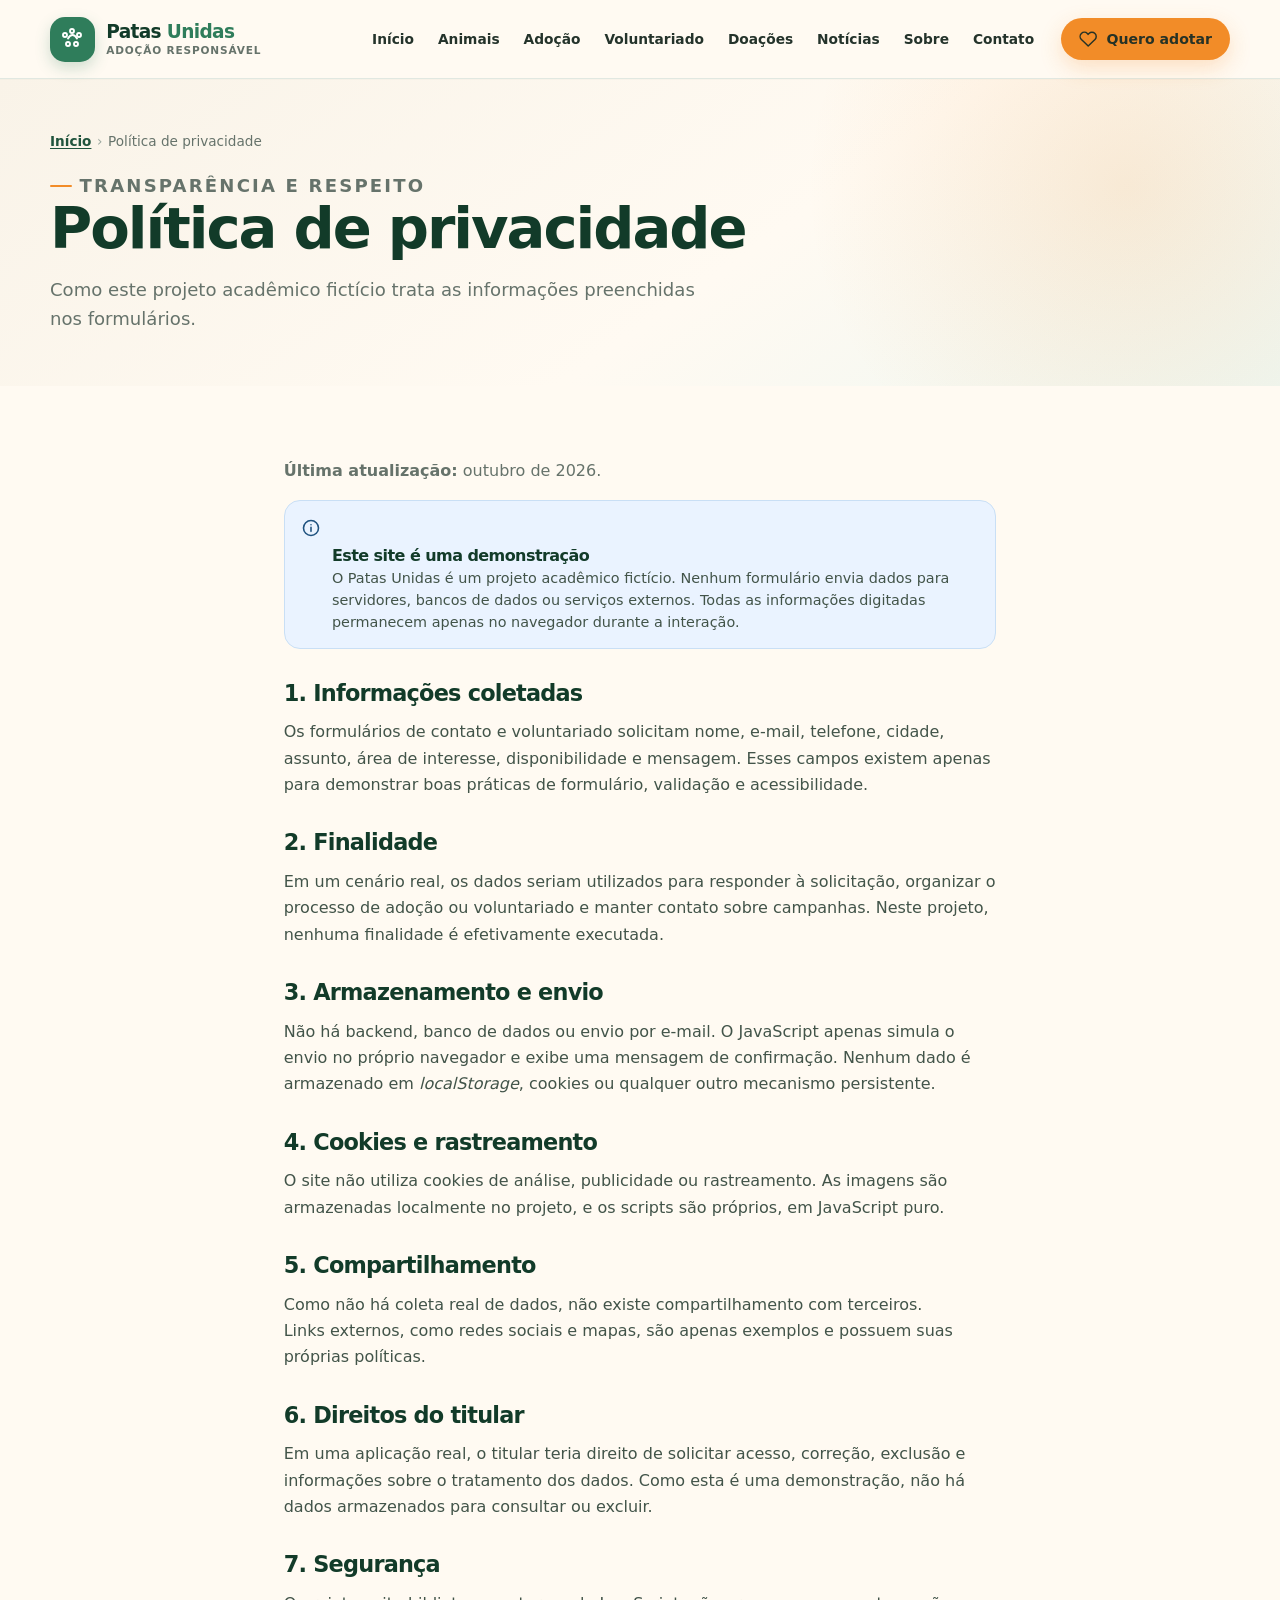
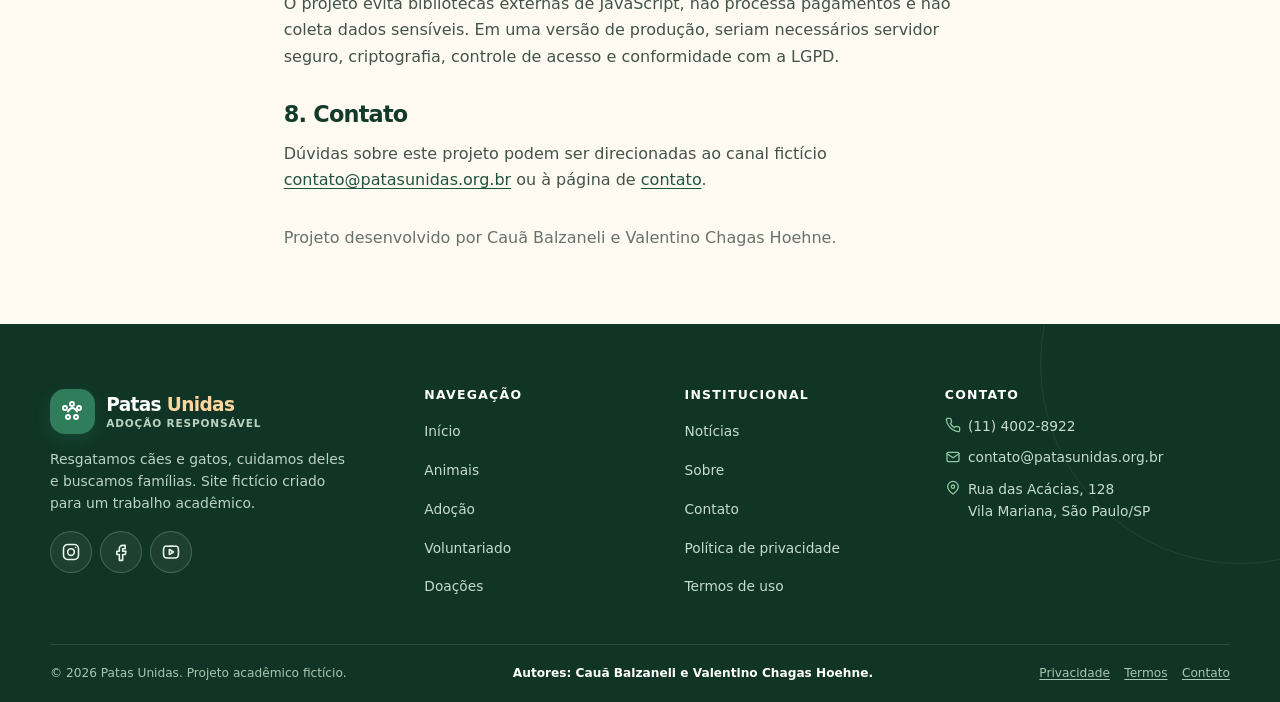
<file: programação-web/Valentino-Caua/PatasUnidas/pages/politica-de-privacidade.html>
<!DOCTYPE html>
<html lang="pt-BR">
<head>
  <meta charset="utf-8">
  <meta name="viewport" content="width=device-width, initial-scale=1">
  <title>Política de privacidade | Patas Unidas</title>
  <meta name="description" content="Saiba como o projeto acadêmico Patas Unidas trata as informações preenchidas nos formulários de demonstração.">
  <meta name="theme-color" content="#2f7d5b">
  <meta name="author" content="Cauã Balzaneli e Valentino Chagas Hoehne">
  <meta property="og:type" content="website">
  <meta property="og:locale" content="pt_BR">
  <meta property="og:title" content="Política de privacidade | Patas Unidas">
  <meta property="og:description" content="Saiba como o projeto acadêmico Patas Unidas trata as informações preenchidas nos formulários de demonstração.">
  <meta property="og:image" content="../assets/images/og-patas-unidas.jpg">
  <meta property="og:image:alt" content="Patas Unidas: um novo começo cabe em um lar">
  <meta name="twitter:card" content="summary_large_image">
  <link rel="icon" href="../assets/images/favicon.svg" type="image/svg+xml">
  <link rel="stylesheet" href="../assets/css/style.css">
</head>
<body>
  <a class="skip-link" href="#conteudo">Ir para o conteúdo principal</a>
  <header class="site-header">
    <div class="container header__inner">
      <a class="brand" href="../index.html" aria-label="Patas Unidas, página inicial">
        <span class="brand__mark" aria-hidden="true"><svg class="icon" viewBox="0 0 24 24" aria-hidden="true"><circle cx="11" cy="4" r="2"/><circle cx="18" cy="8" r="2"/><circle cx="4" cy="8" r="2"/><circle cx="7" cy="17" r="2"/><circle cx="15" cy="17" r="2"/><path d="M7 11.5c1.2-2.1 2.7-3.5 4.5-3.5s3.3 1.4 4.5 3.5"/></svg></span>
        <span class="brand__text"><span class="brand__name">Patas <span>Unidas</span></span><small>Adoção responsável</small></span>
      </a>
      <button class="nav-toggle" type="button" aria-expanded="false" aria-controls="menu-principal" aria-label="Abrir menu">
        <svg class="icon nav-toggle__open" viewBox="0 0 24 24" aria-hidden="true"><path d="M4 7h16M4 12h16M4 17h16"/></svg>
        <svg class="icon nav-toggle__close" viewBox="0 0 24 24" aria-hidden="true"><path d="M18 6 6 18M6 6l12 12"/></svg>
      </button>
      <nav class="site-nav" id="menu-principal" aria-label="Menu principal">
        <ul class="site-nav__list">
          <li><a href="../index.html">Início</a></li>
          <li><a href="animais.html">Animais</a></li>
          <li><a href="adocao.html">Adoção</a></li>
          <li><a href="voluntariado.html">Voluntariado</a></li>
          <li><a href="doacoes.html">Doações</a></li>
          <li><a href="noticias.html">Notícias</a></li>
          <li><a href="sobre.html">Sobre</a></li>
          <li><a href="contato.html">Contato</a></li>
        </ul>
        <a class="btn btn--primary btn--sm nav-cta" href="animais.html"><svg class="icon" viewBox="0 0 24 24" aria-hidden="true"><path d="M20.8 4.6a5.5 5.5 0 0 0-7.8 0L12 5.7l-1.1-1.1a5.5 5.5 0 0 0-7.8 7.8l1.1 1.1L12 21l7.8-7.5 1.1-1.1a5.5 5.5 0 0 0-.1-7.8Z"/></svg> Quero adotar</a>
      </nav>
    </div>
  </header>

  <main id="conteudo" tabindex="-1">
  <section class="page-hero page-hero--slim">
    <div class="container">
      <nav class="breadcrumb" aria-label="Você está aqui">
        <ol><li><a href="../index.html">Início</a></li><li aria-current="page">Política de privacidade</li></ol>
      </nav>
      <div class="page-hero__content">
        <p class="eyebrow">Transparência e respeito</p>
        <h1>Política de privacidade</h1>
        <p>Como este projeto acadêmico fictício trata as informações preenchidas nos formulários.</p>
      </div>
    </div>
  </section>

  <section class="legal-content">
    <div class="container container--narrow prose">
      <p class="muted"><strong>Última atualização:</strong> outubro de 2026.</p>

      <div class="alert alert--info">
        <svg class="icon" viewBox="0 0 24 24" aria-hidden="true"><circle cx="12" cy="12" r="9"/><path d="M12 11v5M12 8h.01"/></svg>
        <div>
          <h2 style="font-size: 1rem; margin-bottom: 0.2rem;">Este site é uma demonstração</h2>
          <p>O Patas Unidas é um projeto acadêmico fictício. Nenhum formulário envia dados para servidores, bancos de dados ou serviços externos. Todas as informações digitadas permanecem apenas no navegador durante a interação.</p>
        </div>
      </div>

      <h2>1. Informações coletadas</h2>
      <p>Os formulários de contato e voluntariado solicitam nome, e-mail, telefone, cidade, assunto, área de interesse, disponibilidade e mensagem. Esses campos existem apenas para demonstrar boas práticas de formulário, validação e acessibilidade.</p>

      <h2>2. Finalidade</h2>
      <p>Em um cenário real, os dados seriam utilizados para responder à solicitação, organizar o processo de adoção ou voluntariado e manter contato sobre campanhas. Neste projeto, nenhuma finalidade é efetivamente executada.</p>

      <h2>3. Armazenamento e envio</h2>
      <p>Não há backend, banco de dados ou envio por e-mail. O JavaScript apenas simula o envio no próprio navegador e exibe uma mensagem de confirmação. Nenhum dado é armazenado em <em>localStorage</em>, cookies ou qualquer outro mecanismo persistente.</p>

      <h2>4. Cookies e rastreamento</h2>
      <p>O site não utiliza cookies de análise, publicidade ou rastreamento. As imagens são armazenadas localmente no projeto, e os scripts são próprios, em JavaScript puro.</p>

      <h2>5. Compartilhamento</h2>
      <p>Como não há coleta real de dados, não existe compartilhamento com terceiros. Links externos, como redes sociais e mapas, são apenas exemplos e possuem suas próprias políticas.</p>

      <h2>6. Direitos do titular</h2>
      <p>Em uma aplicação real, o titular teria direito de solicitar acesso, correção, exclusão e informações sobre o tratamento dos dados. Como esta é uma demonstração, não há dados armazenados para consultar ou excluir.</p>

      <h2>7. Segurança</h2>
      <p>O projeto evita bibliotecas externas de JavaScript, não processa pagamentos e não coleta dados sensíveis. Em uma versão de produção, seriam necessários servidor seguro, criptografia, controle de acesso e conformidade com a LGPD.</p>

      <h2>8. Contato</h2>
      <p>Dúvidas sobre este projeto podem ser direcionadas ao canal fictício <a href="mailto:contato@patasunidas.org.br">contato@patasunidas.org.br</a> ou à página de <a href="contato.html">contato</a>.</p>

      <p class="muted" style="margin-top: 2rem;">Projeto desenvolvido por Cauã Balzaneli e Valentino Chagas Hoehne.</p>
    </div>
  </section>
</main>

  <footer class="site-footer">
    <div class="container">
      <div class="footer__grid">
        <div class="footer__brand">
          <a class="brand" href="../index.html" aria-label="Patas Unidas, página inicial">
            <span class="brand__mark" aria-hidden="true"><svg class="icon" viewBox="0 0 24 24" aria-hidden="true"><circle cx="11" cy="4" r="2"/><circle cx="18" cy="8" r="2"/><circle cx="4" cy="8" r="2"/><circle cx="7" cy="17" r="2"/><circle cx="15" cy="17" r="2"/><path d="M7 11.5c1.2-2.1 2.7-3.5 4.5-3.5s3.3 1.4 4.5 3.5"/></svg></span>
            <span class="brand__text"><span class="brand__name">Patas <span>Unidas</span></span><small>Adoção responsável</small></span>
          </a>
          <p>Resgatamos cães e gatos, cuidamos deles e buscamos famílias. Site fictício criado para um trabalho acadêmico.</p>
          <div class="social-links">
            <a class="social-link" href="https://www.instagram.com/" target="_blank" rel="noopener noreferrer" aria-label="Instagram do Patas Unidas (link fictício)"><svg class="icon" viewBox="0 0 24 24" aria-hidden="true"><rect x="3" y="3" width="18" height="18" rx="5"/><circle cx="12" cy="12" r="4"/><path d="M17.5 6.5h.01"/></svg></a>
            <a class="social-link" href="https://www.facebook.com/" target="_blank" rel="noopener noreferrer" aria-label="Facebook do Patas Unidas (link fictício)"><svg class="icon" viewBox="0 0 24 24" aria-hidden="true"><path d="M14 8h3V4h-3a4 4 0 0 0-4 4v3H7v4h3v7h4v-7h3l1-4h-4V8Z"/></svg></a>
            <a class="social-link" href="https://www.youtube.com/" target="_blank" rel="noopener noreferrer" aria-label="YouTube do Patas Unidas (link fictício)"><svg class="icon" viewBox="0 0 24 24" aria-hidden="true"><path d="M21 12s0-3.5-.4-5a2.5 2.5 0 0 0-1.8-1.8C17.3 4.8 12 4.8 12 4.8s-5.3 0-6.8.4A2.5 2.5 0 0 0 3.4 7C3 8.5 3 12 3 12s0 3.5.4 5a2.5 2.5 0 0 0 1.8 1.8c1.5.4 6.8.4 6.8.4s5.3 0 6.8-.4A2.5 2.5 0 0 0 20.6 17c.4-1.5.4-5 .4-5Z"/><path d="m10 15 5-3-5-3v6Z"/></svg></a>
          </div>
        </div>

        <nav aria-label="Navegação do rodapé">
          <h2 class="footer__title">Navegação</h2>
          <ul class="footer__links">
            <li><a href="../index.html">Início</a></li>
            <li><a href="animais.html">Animais</a></li>
            <li><a href="adocao.html">Adoção</a></li>
            <li><a href="voluntariado.html">Voluntariado</a></li>
            <li><a href="doacoes.html">Doações</a></li>
          </ul>
        </nav>

        <nav aria-label="Institucional">
          <h2 class="footer__title">Institucional</h2>
          <ul class="footer__links">
            <li><a href="noticias.html">Notícias</a></li>
            <li><a href="sobre.html">Sobre</a></li>
            <li><a href="contato.html">Contato</a></li>
            <li><a href="politica-de-privacidade.html">Política de privacidade</a></li>
            <li><a href="termos-de-uso.html">Termos de uso</a></li>
          </ul>
        </nav>

        <div>
          <h2 class="footer__title">Contato</h2>
          <ul class="footer__contact">
            <li><svg class="icon icon--sm" viewBox="0 0 24 24" aria-hidden="true"><path d="M22 16.9v3a2 2 0 0 1-2.2 2 19.8 19.8 0 0 1-8.6-3.1 19.5 19.5 0 0 1-6-6A19.8 19.8 0 0 1 2.1 4.2 2 2 0 0 1 4.1 2h3a2 2 0 0 1 2 1.7c.1 1 .4 1.9.7 2.8a2 2 0 0 1-.5 2.1L8.1 9.9a16 16 0 0 0 6 6l1.3-1.2a2 2 0 0 1 2.1-.5c.9.3 1.8.6 2.8.7a2 2 0 0 1 1.7 2Z"/></svg><a href="tel:+551140028922">(11) 4002-8922</a></li>
            <li><svg class="icon icon--sm" viewBox="0 0 24 24" aria-hidden="true"><rect x="3" y="5" width="18" height="14" rx="2"/><path d="m3 7 9 6 9-6"/></svg><a href="mailto:contato@patasunidas.org.br">contato@patasunidas.org.br</a></li>
            <li><svg class="icon icon--sm" viewBox="0 0 24 24" aria-hidden="true"><path d="M20 10c0 5-8 11-8 11S4 15 4 10a8 8 0 1 1 16 0Z"/><circle cx="12" cy="10" r="2.5"/></svg><span>Rua das Acácias, 128<br>Vila Mariana, São Paulo/SP</span></li>
          </ul>
        </div>
      </div>

      <div class="footer__bottom">
        <p>© <span data-current-year>2026</span> Patas Unidas. Projeto acadêmico fictício.</p>
        <p><strong>Autores: Cauã Balzaneli e Valentino Chagas Hoehne.</strong></p>
        <div class="footer__legal">
          <a href="politica-de-privacidade.html">Privacidade</a>
          <a href="termos-de-uso.html">Termos</a>
          <a href="contato.html">Contato</a>
        </div>
      </div>
    </div>
  </footer>
  <script type="module" src="../assets/js/main.js"></script>
</body>
</html>
</file>
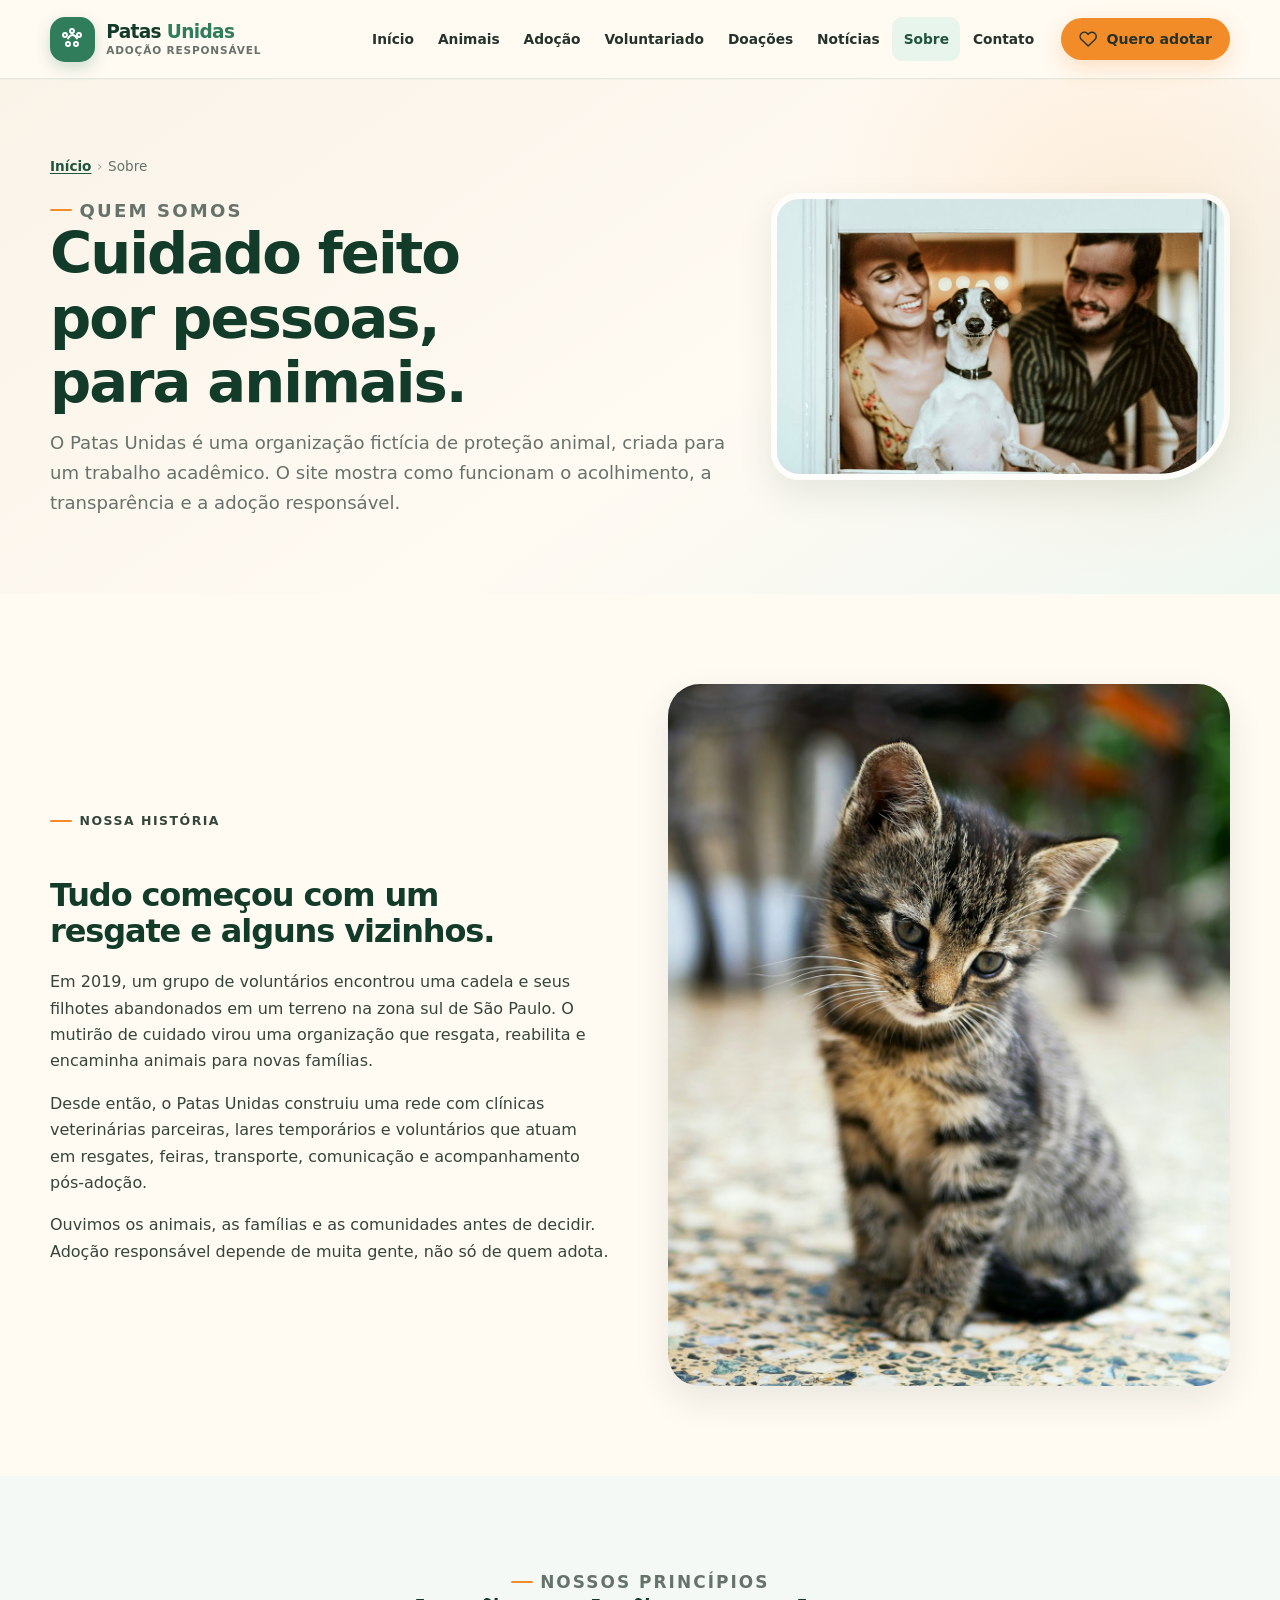
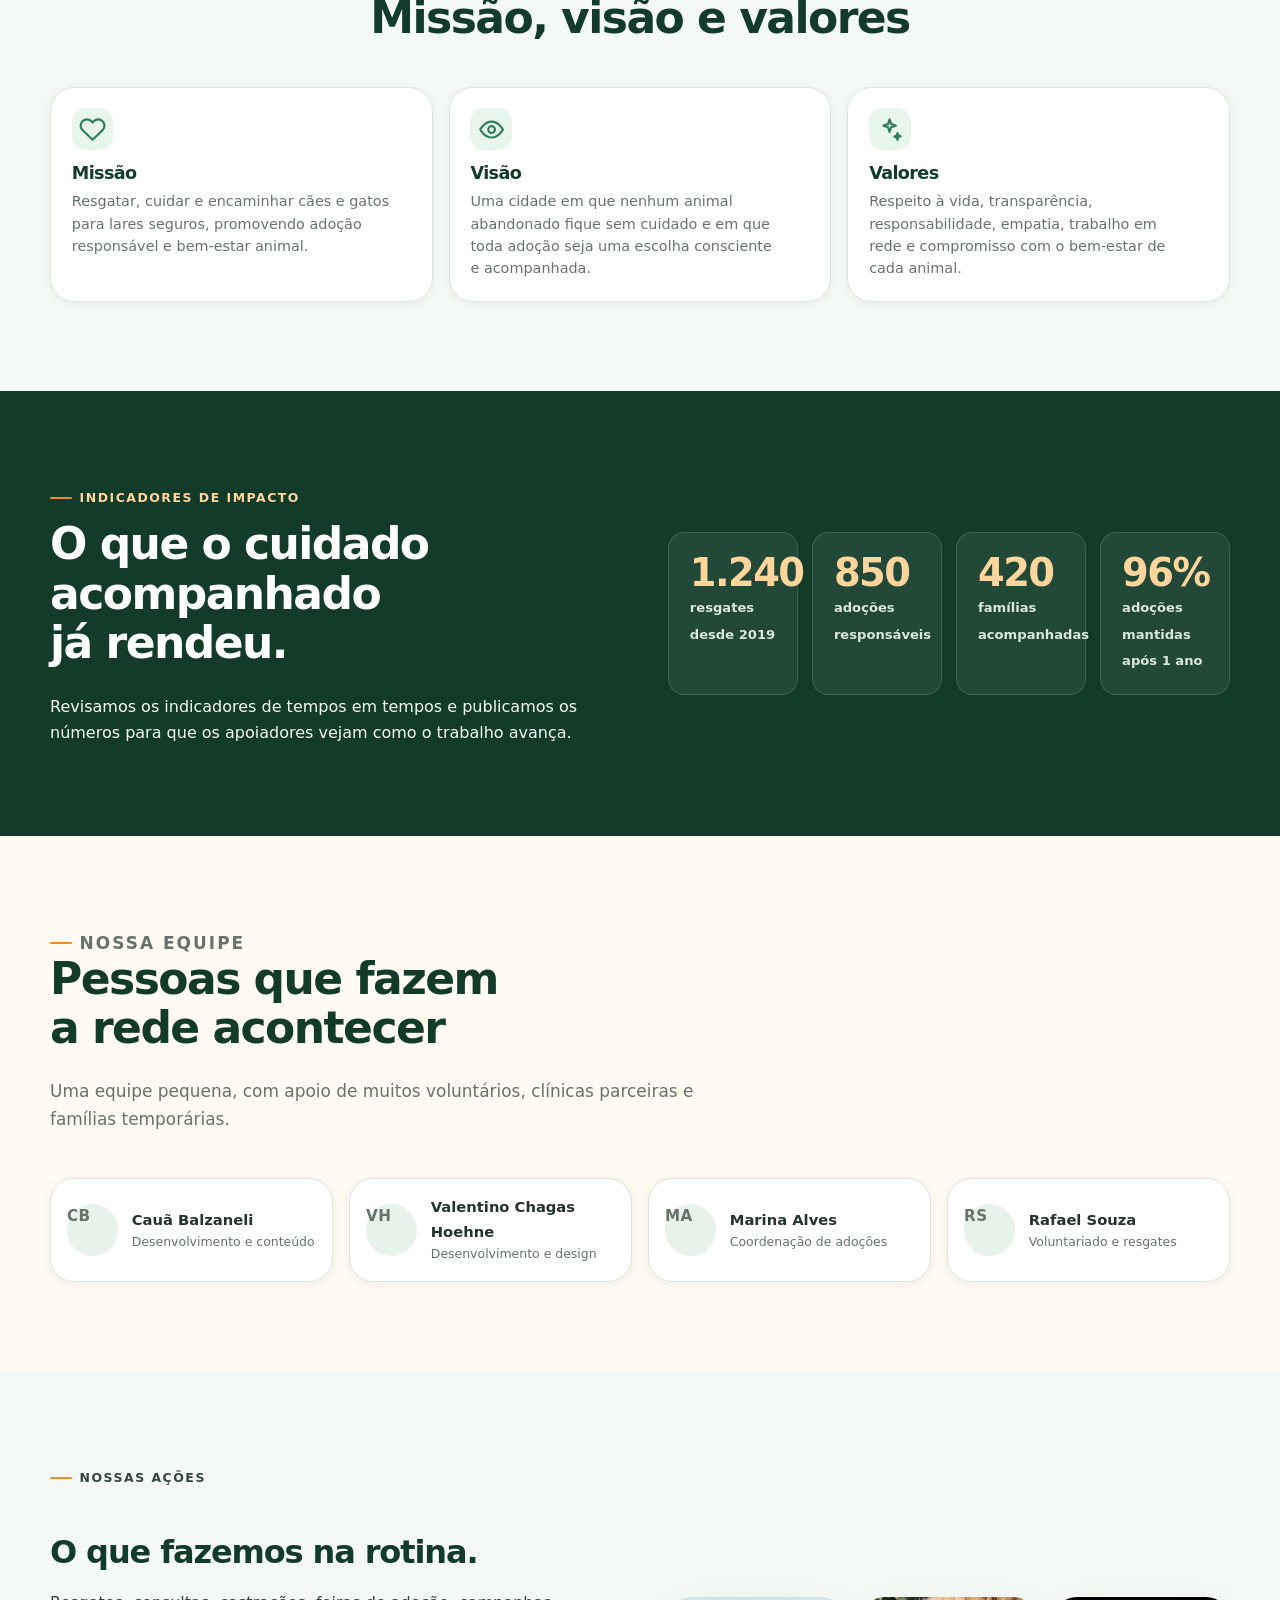
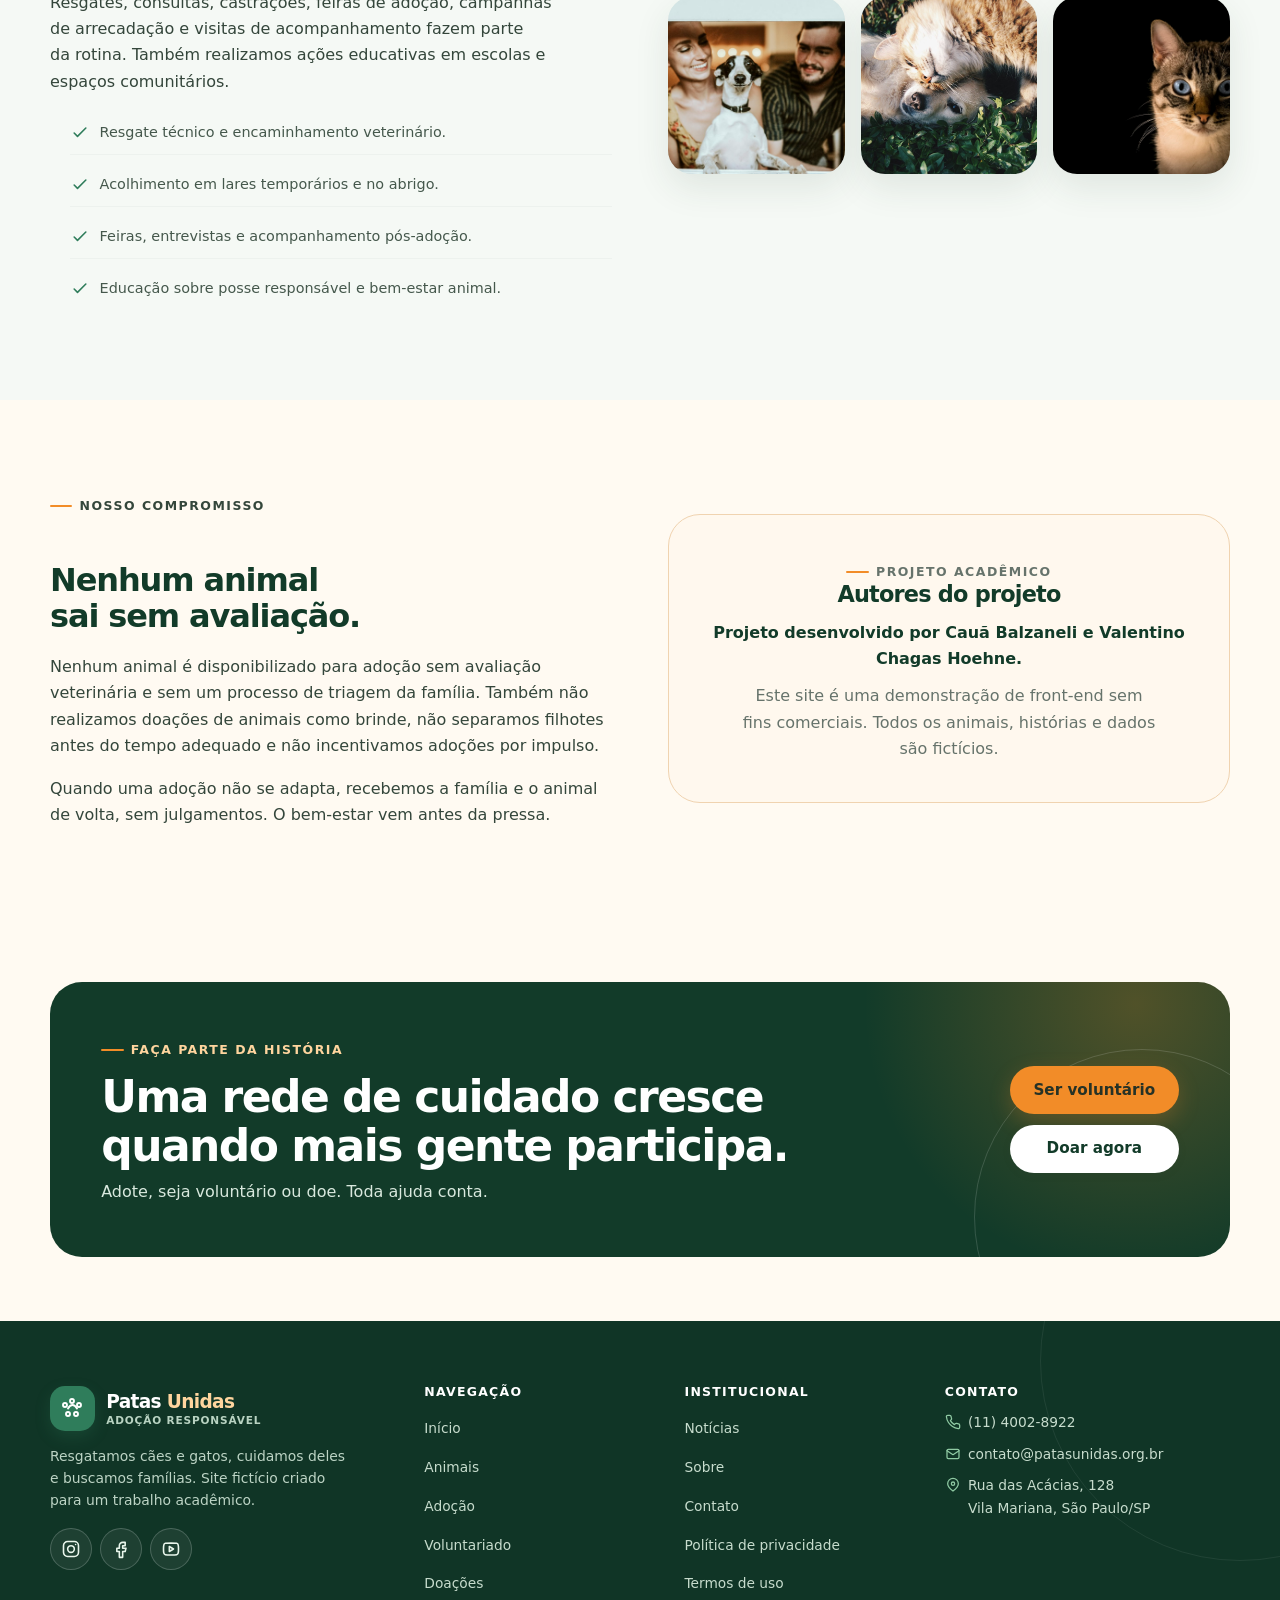
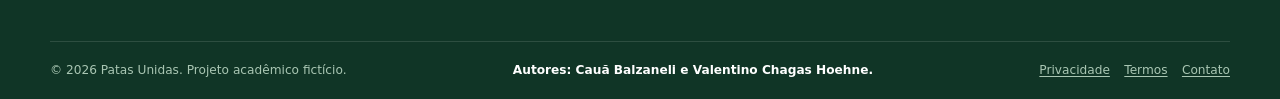
<file: programação-web/Valentino-Caua/PatasUnidas/pages/sobre.html>
<!DOCTYPE html>
<html lang="pt-BR">
<head>
  <meta charset="utf-8">
  <meta name="viewport" content="width=device-width, initial-scale=1">
  <title>Sobre o Patas Unidas | Nossa história</title>
  <meta name="description" content="Conheça a história, a missão, os valores e a equipe do Patas Unidas, uma organização fictícia de proteção animal criada para um projeto acadêmico.">
  <meta name="theme-color" content="#2f7d5b">
  <meta name="author" content="Cauã Balzaneli e Valentino Chagas Hoehne">
  <meta property="og:type" content="website">
  <meta property="og:locale" content="pt_BR">
  <meta property="og:title" content="Sobre o Patas Unidas | Nossa história">
  <meta property="og:description" content="Conheça a história, a missão, os valores e a equipe do Patas Unidas, uma organização fictícia de proteção animal criada para um projeto acadêmico.">
  <meta property="og:image" content="../assets/images/og-patas-unidas.jpg">
  <meta property="og:image:alt" content="Patas Unidas: um novo começo cabe em um lar">
  <meta name="twitter:card" content="summary_large_image">
  <link rel="icon" href="../assets/images/favicon.svg" type="image/svg+xml">
  <link rel="stylesheet" href="../assets/css/style.css">
</head>
<body>
  <a class="skip-link" href="#conteudo">Ir para o conteúdo principal</a>
  <header class="site-header">
    <div class="container header__inner">
      <a class="brand" href="../index.html" aria-label="Patas Unidas, página inicial">
        <span class="brand__mark" aria-hidden="true"><svg class="icon" viewBox="0 0 24 24" aria-hidden="true"><circle cx="11" cy="4" r="2"/><circle cx="18" cy="8" r="2"/><circle cx="4" cy="8" r="2"/><circle cx="7" cy="17" r="2"/><circle cx="15" cy="17" r="2"/><path d="M7 11.5c1.2-2.1 2.7-3.5 4.5-3.5s3.3 1.4 4.5 3.5"/></svg></span>
        <span class="brand__text"><span class="brand__name">Patas <span>Unidas</span></span><small>Adoção responsável</small></span>
      </a>
      <button class="nav-toggle" type="button" aria-expanded="false" aria-controls="menu-principal" aria-label="Abrir menu">
        <svg class="icon nav-toggle__open" viewBox="0 0 24 24" aria-hidden="true"><path d="M4 7h16M4 12h16M4 17h16"/></svg>
        <svg class="icon nav-toggle__close" viewBox="0 0 24 24" aria-hidden="true"><path d="M18 6 6 18M6 6l12 12"/></svg>
      </button>
      <nav class="site-nav" id="menu-principal" aria-label="Menu principal">
        <ul class="site-nav__list">
          <li><a href="../index.html">Início</a></li>
          <li><a href="animais.html">Animais</a></li>
          <li><a href="adocao.html">Adoção</a></li>
          <li><a href="voluntariado.html">Voluntariado</a></li>
          <li><a href="doacoes.html">Doações</a></li>
          <li><a href="noticias.html">Notícias</a></li>
          <li><a href="sobre.html" aria-current="page">Sobre</a></li>
          <li><a href="contato.html">Contato</a></li>
        </ul>
        <a class="btn btn--primary btn--sm nav-cta" href="animais.html"><svg class="icon" viewBox="0 0 24 24" aria-hidden="true"><path d="M20.8 4.6a5.5 5.5 0 0 0-7.8 0L12 5.7l-1.1-1.1a5.5 5.5 0 0 0-7.8 7.8l1.1 1.1L12 21l7.8-7.5 1.1-1.1a5.5 5.5 0 0 0-.1-7.8Z"/></svg> Quero adotar</a>
      </nav>
    </div>
  </header>

  <main id="conteudo" tabindex="-1">
  <section class="page-hero">
    <div class="container page-hero__grid">
      <div class="page-hero__content">
        <nav class="breadcrumb" aria-label="Você está aqui">
          <ol><li><a href="../index.html">Início</a></li><li aria-current="page">Sobre</li></ol>
        </nav>
        <p class="eyebrow">Quem somos</p>
        <h1>Cuidado feito por pessoas, para animais.</h1>
        <p>O Patas Unidas é uma organização fictícia de proteção animal, criada para um trabalho acadêmico. O site mostra como funcionam o acolhimento, a transparência e a adoção responsável.</p>
      </div>
      <div class="page-hero__media">
        <img src="../assets/images/news-evento.jpg" alt="Duas pessoas sorrindo ao lado de um cachorro branco e preto em um evento de adoção" width="1200" height="762">
      </div>
    </div>
  </section>

  <section class="section" aria-labelledby="historia-titulo">
    <div class="container split">
      <div class="prose">
        <p class="eyebrow">Nossa história</p>
        <h2 id="historia-titulo">Tudo começou com um resgate e alguns vizinhos.</h2>
        <p>Em 2019, um grupo de voluntários encontrou uma cadela e seus filhotes abandonados em um terreno na zona sul de São Paulo. O mutirão de cuidado virou uma organização que resgata, reabilita e encaminha animais para novas famílias.</p>
        <p>Desde então, o Patas Unidas construiu uma rede com clínicas veterinárias parceiras, lares temporários e voluntários que atuam em resgates, feiras, transporte, comunicação e acompanhamento pós-adoção.</p>
        <p>Ouvimos os animais, as famílias e as comunidades antes de decidir. Adoção responsável depende de muita gente, não só de quem adota.</p>
      </div>
      <div class="media-frame media-frame--portrait">
        <img src="../assets/images/news-cuidados.jpg" alt="Filhote de gato resgatado, sentado em um quintal seguro" loading="lazy" width="1200" height="1600">
      </div>
    </div>
  </section>

  <section class="section section--tint" aria-labelledby="missao-titulo">
    <div class="container">
      <div class="section-heading section-heading--center">
        <p class="eyebrow">Nossos princípios</p>
        <h2 id="missao-titulo">Missão, visão e valores</h2>
      </div>
      <div class="value-grid">
        <article class="value-card">
          <span class="value-card__icon" aria-hidden="true">
            <svg class="icon icon--lg" viewBox="0 0 24 24"><path d="M20.8 4.6a5.5 5.5 0 0 0-7.8 0L12 5.7l-1.1-1.1a5.5 5.5 0 0 0-7.8 7.8l1.1 1.1L12 21l7.8-7.5 1.1-1.1a5.5 5.5 0 0 0-.1-7.8Z"/></svg>
          </span>
          <h3>Missão</h3>
          <p>Resgatar, cuidar e encaminhar cães e gatos para lares seguros, promovendo adoção responsável e bem-estar animal.</p>
        </article>
        <article class="value-card">
          <span class="value-card__icon" aria-hidden="true">
            <svg class="icon icon--lg" viewBox="0 0 24 24"><path d="M2 12s3.5-7 10-7 10 7 10 7-3.5 7-10 7S2 12 2 12Z"/><circle cx="12" cy="12" r="3"/></svg>
          </span>
          <h3>Visão</h3>
          <p>Uma cidade em que nenhum animal abandonado fique sem cuidado e em que toda adoção seja uma escolha consciente e acompanhada.</p>
        </article>
        <article class="value-card">
          <span class="value-card__icon" aria-hidden="true">
            <svg class="icon icon--lg" viewBox="0 0 24 24"><path d="m12 3 1.4 4.1L17.5 8.5l-4.1 1.4L12 14l-1.4-4.1-4.1-1.4 4.1-1.4L12 3Z"/><path d="m19 15 .7 2.1 2.1.7-2.1.7L19 21l-.7-2.1-2.1-.7 2.1-.7L19 15Z"/></svg>
          </span>
          <h3>Valores</h3>
          <p>Respeito à vida, transparência, responsabilidade, empatia, trabalho em rede e compromisso com o bem-estar de cada animal.</p>
        </article>
      </div>
    </div>
  </section>

  <section class="section section--dark" aria-labelledby="impacto-titulo">
    <div class="container split">
      <div>
        <p class="eyebrow" style="color: #ffd59e;">Indicadores de impacto</p>
        <h2 id="impacto-titulo">O que o cuidado acompanhado já rendeu.</h2>
        <p>Revisamos os indicadores de tempos em tempos e publicamos os números para que os apoiadores vejam como o trabalho avança.</p>
      </div>
      <div class="stats-grid">
        <div class="stat-card"><strong>1.240</strong><span>resgates desde 2019</span></div>
        <div class="stat-card"><strong>850</strong><span>adoções responsáveis</span></div>
        <div class="stat-card"><strong>420</strong><span>famílias acompanhadas</span></div>
        <div class="stat-card"><strong>96%</strong><span>adoções mantidas após 1 ano</span></div>
      </div>
    </div>
  </section>

  <section class="section" aria-labelledby="equipe-titulo">
    <div class="container">
      <div class="section-heading">
        <p class="eyebrow">Nossa equipe</p>
        <h2 id="equipe-titulo">Pessoas que fazem a rede acontecer</h2>
        <p>Uma equipe pequena, com apoio de muitos voluntários, clínicas parceiras e famílias temporárias.</p>
      </div>
      <div class="team-grid">
        <article class="team-card">
          <span class="avatar" aria-hidden="true">CB</span>
          <div><strong>Cauã Balzaneli</strong><span>Desenvolvimento e conteúdo</span></div>
        </article>
        <article class="team-card">
          <span class="avatar" aria-hidden="true">VH</span>
          <div><strong>Valentino Chagas Hoehne</strong><span>Desenvolvimento e design</span></div>
        </article>
        <article class="team-card">
          <span class="avatar" aria-hidden="true">MA</span>
          <div><strong>Marina Alves</strong><span>Coordenação de adoções</span></div>
        </article>
        <article class="team-card">
          <span class="avatar" aria-hidden="true">RS</span>
          <div><strong>Rafael Souza</strong><span>Voluntariado e resgates</span></div>
        </article>
      </div>
    </div>
  </section>

  <section class="section section--tint" aria-labelledby="acoes-titulo">
    <div class="container split split--reverse">
      <div class="photo-grid" aria-label="Fotos das ações do Patas Unidas">
        <div class="media-frame"><img src="../assets/images/news-evento.jpg" alt="Equipe e adotantes reunidos em uma feira de adoção" loading="lazy" width="1200" height="762"></div>
        <div class="media-frame"><img src="../assets/images/news-adocao.jpg" alt="Cão e gato descansando juntos em um jardim" loading="lazy" width="1200" height="706"></div>
        <div class="media-frame"><img src="../assets/images/sobre-acao.jpg" alt="Gato resgatado em um ambiente seguro e acolhedor" loading="lazy" width="1200" height="800"></div>
      </div>
      <div class="prose">
        <p class="eyebrow">Nossas ações</p>
        <h2 id="acoes-titulo">O que fazemos na rotina.</h2>
        <p>Resgates, consultas, castrações, feiras de adoção, campanhas de arrecadação e visitas de acompanhamento fazem parte da rotina. Também realizamos ações educativas em escolas e espaços comunitários.</p>
        <ul class="checklist">
          <li><svg class="icon" viewBox="0 0 24 24" aria-hidden="true"><path d="m5 12 4 4L19 6"/></svg> Resgate técnico e encaminhamento veterinário.</li>
          <li><svg class="icon" viewBox="0 0 24 24" aria-hidden="true"><path d="m5 12 4 4L19 6"/></svg> Acolhimento em lares temporários e no abrigo.</li>
          <li><svg class="icon" viewBox="0 0 24 24" aria-hidden="true"><path d="m5 12 4 4L19 6"/></svg> Feiras, entrevistas e acompanhamento pós-adoção.</li>
          <li><svg class="icon" viewBox="0 0 24 24" aria-hidden="true"><path d="m5 12 4 4L19 6"/></svg> Educação sobre posse responsável e bem-estar animal.</li>
        </ul>
      </div>
    </div>
  </section>

  <section class="section" aria-labelledby="compromisso-titulo">
    <div class="container split">
      <div class="prose">
        <p class="eyebrow">Nosso compromisso</p>
        <h2 id="compromisso-titulo">Nenhum animal sai sem avaliação.</h2>
        <p>Nenhum animal é disponibilizado para adoção sem avaliação veterinária e sem um processo de triagem da família. Também não realizamos doações de animais como brinde, não separamos filhotes antes do tempo adequado e não incentivamos adoções por impulso.</p>
        <p>Quando uma adoção não se adapta, recebemos a família e o animal de volta, sem julgamentos. O bem-estar vem antes da pressa.</p>
      </div>
      <aside class="authors-box" aria-labelledby="autores-titulo">
        <p class="eyebrow" style="justify-content: center;">Projeto acadêmico</p>
        <h2 id="autores-titulo" style="font-size: 1.4rem;">Autores do projeto</h2>
        <p><strong>Projeto desenvolvido por Cauã Balzaneli e Valentino Chagas Hoehne.</strong></p>
        <p style="margin-top: 0.65rem;">Este site é uma demonstração de front-end sem fins comerciais. Todos os animais, histórias e dados são fictícios.</p>
      </aside>
    </div>
  </section>

  <section class="section section--tight">
    <div class="container">
      <div class="cta-banner">
        <div>
          <p class="eyebrow" style="color: #ffd59e;">Faça parte da história</p>
          <h2>Uma rede de cuidado cresce quando mais gente participa.</h2>
          <p>Adote, seja voluntário ou doe. Toda ajuda conta.</p>
        </div>
        <div class="cta-banner__actions">
          <a class="btn btn--primary" href="voluntariado.html">Ser voluntário</a>
          <a class="btn btn--light" href="doacoes.html">Doar agora</a>
        </div>
      </div>
    </div>
  </section>
</main>

  <footer class="site-footer">
    <div class="container">
      <div class="footer__grid">
        <div class="footer__brand">
          <a class="brand" href="../index.html" aria-label="Patas Unidas, página inicial">
            <span class="brand__mark" aria-hidden="true"><svg class="icon" viewBox="0 0 24 24" aria-hidden="true"><circle cx="11" cy="4" r="2"/><circle cx="18" cy="8" r="2"/><circle cx="4" cy="8" r="2"/><circle cx="7" cy="17" r="2"/><circle cx="15" cy="17" r="2"/><path d="M7 11.5c1.2-2.1 2.7-3.5 4.5-3.5s3.3 1.4 4.5 3.5"/></svg></span>
            <span class="brand__text"><span class="brand__name">Patas <span>Unidas</span></span><small>Adoção responsável</small></span>
          </a>
          <p>Resgatamos cães e gatos, cuidamos deles e buscamos famílias. Site fictício criado para um trabalho acadêmico.</p>
          <div class="social-links">
            <a class="social-link" href="https://www.instagram.com/" target="_blank" rel="noopener noreferrer" aria-label="Instagram do Patas Unidas (link fictício)"><svg class="icon" viewBox="0 0 24 24" aria-hidden="true"><rect x="3" y="3" width="18" height="18" rx="5"/><circle cx="12" cy="12" r="4"/><path d="M17.5 6.5h.01"/></svg></a>
            <a class="social-link" href="https://www.facebook.com/" target="_blank" rel="noopener noreferrer" aria-label="Facebook do Patas Unidas (link fictício)"><svg class="icon" viewBox="0 0 24 24" aria-hidden="true"><path d="M14 8h3V4h-3a4 4 0 0 0-4 4v3H7v4h3v7h4v-7h3l1-4h-4V8Z"/></svg></a>
            <a class="social-link" href="https://www.youtube.com/" target="_blank" rel="noopener noreferrer" aria-label="YouTube do Patas Unidas (link fictício)"><svg class="icon" viewBox="0 0 24 24" aria-hidden="true"><path d="M21 12s0-3.5-.4-5a2.5 2.5 0 0 0-1.8-1.8C17.3 4.8 12 4.8 12 4.8s-5.3 0-6.8.4A2.5 2.5 0 0 0 3.4 7C3 8.5 3 12 3 12s0 3.5.4 5a2.5 2.5 0 0 0 1.8 1.8c1.5.4 6.8.4 6.8.4s5.3 0 6.8-.4A2.5 2.5 0 0 0 20.6 17c.4-1.5.4-5 .4-5Z"/><path d="m10 15 5-3-5-3v6Z"/></svg></a>
          </div>
        </div>

        <nav aria-label="Navegação do rodapé">
          <h2 class="footer__title">Navegação</h2>
          <ul class="footer__links">
            <li><a href="../index.html">Início</a></li>
            <li><a href="animais.html">Animais</a></li>
            <li><a href="adocao.html">Adoção</a></li>
            <li><a href="voluntariado.html">Voluntariado</a></li>
            <li><a href="doacoes.html">Doações</a></li>
          </ul>
        </nav>

        <nav aria-label="Institucional">
          <h2 class="footer__title">Institucional</h2>
          <ul class="footer__links">
            <li><a href="noticias.html">Notícias</a></li>
            <li><a href="sobre.html">Sobre</a></li>
            <li><a href="contato.html">Contato</a></li>
            <li><a href="politica-de-privacidade.html">Política de privacidade</a></li>
            <li><a href="termos-de-uso.html">Termos de uso</a></li>
          </ul>
        </nav>

        <div>
          <h2 class="footer__title">Contato</h2>
          <ul class="footer__contact">
            <li><svg class="icon icon--sm" viewBox="0 0 24 24" aria-hidden="true"><path d="M22 16.9v3a2 2 0 0 1-2.2 2 19.8 19.8 0 0 1-8.6-3.1 19.5 19.5 0 0 1-6-6A19.8 19.8 0 0 1 2.1 4.2 2 2 0 0 1 4.1 2h3a2 2 0 0 1 2 1.7c.1 1 .4 1.9.7 2.8a2 2 0 0 1-.5 2.1L8.1 9.9a16 16 0 0 0 6 6l1.3-1.2a2 2 0 0 1 2.1-.5c.9.3 1.8.6 2.8.7a2 2 0 0 1 1.7 2Z"/></svg><a href="tel:+551140028922">(11) 4002-8922</a></li>
            <li><svg class="icon icon--sm" viewBox="0 0 24 24" aria-hidden="true"><rect x="3" y="5" width="18" height="14" rx="2"/><path d="m3 7 9 6 9-6"/></svg><a href="mailto:contato@patasunidas.org.br">contato@patasunidas.org.br</a></li>
            <li><svg class="icon icon--sm" viewBox="0 0 24 24" aria-hidden="true"><path d="M20 10c0 5-8 11-8 11S4 15 4 10a8 8 0 1 1 16 0Z"/><circle cx="12" cy="10" r="2.5"/></svg><span>Rua das Acácias, 128<br>Vila Mariana, São Paulo/SP</span></li>
          </ul>
        </div>
      </div>

      <div class="footer__bottom">
        <p>© <span data-current-year>2026</span> Patas Unidas. Projeto acadêmico fictício.</p>
        <p><strong>Autores: Cauã Balzaneli e Valentino Chagas Hoehne.</strong></p>
        <div class="footer__legal">
          <a href="politica-de-privacidade.html">Privacidade</a>
          <a href="termos-de-uso.html">Termos</a>
          <a href="contato.html">Contato</a>
        </div>
      </div>
    </div>
  </footer>
  <script type="module" src="../assets/js/main.js"></script>
</body>
</html>
</file>
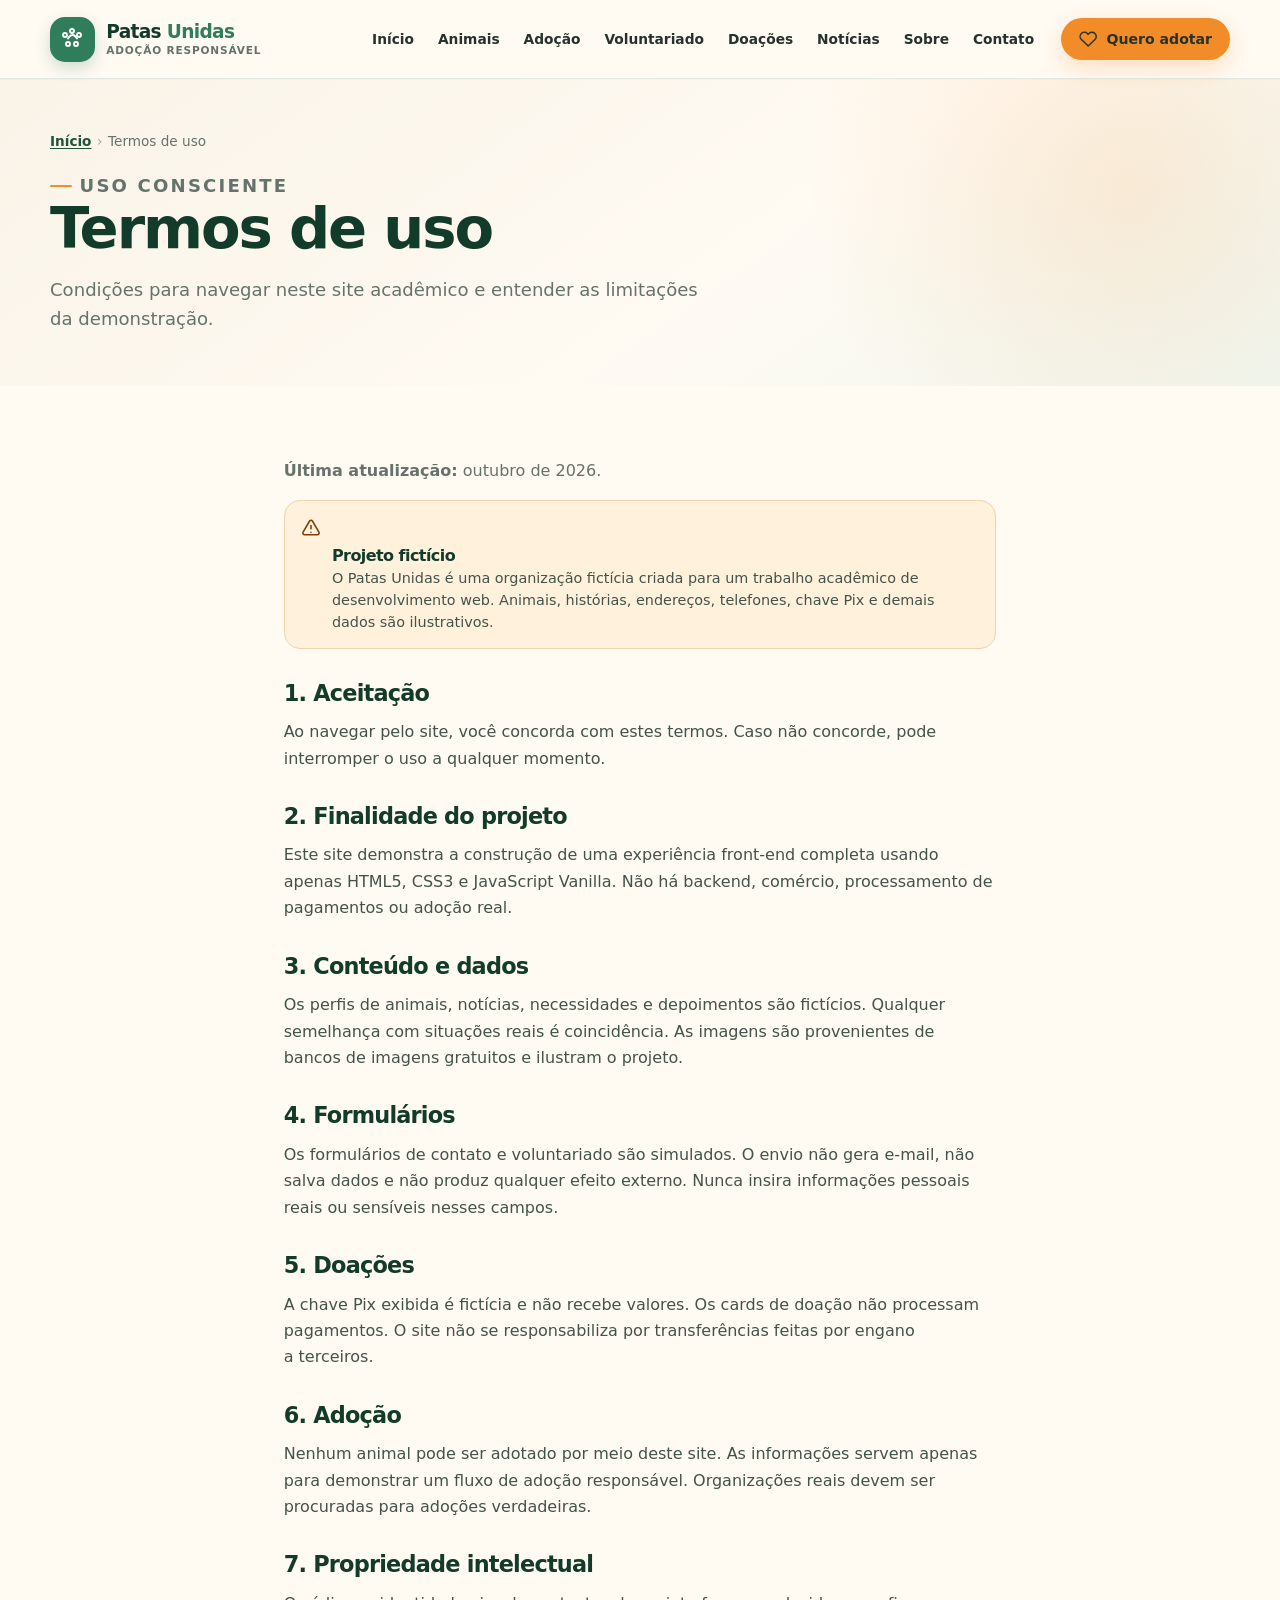
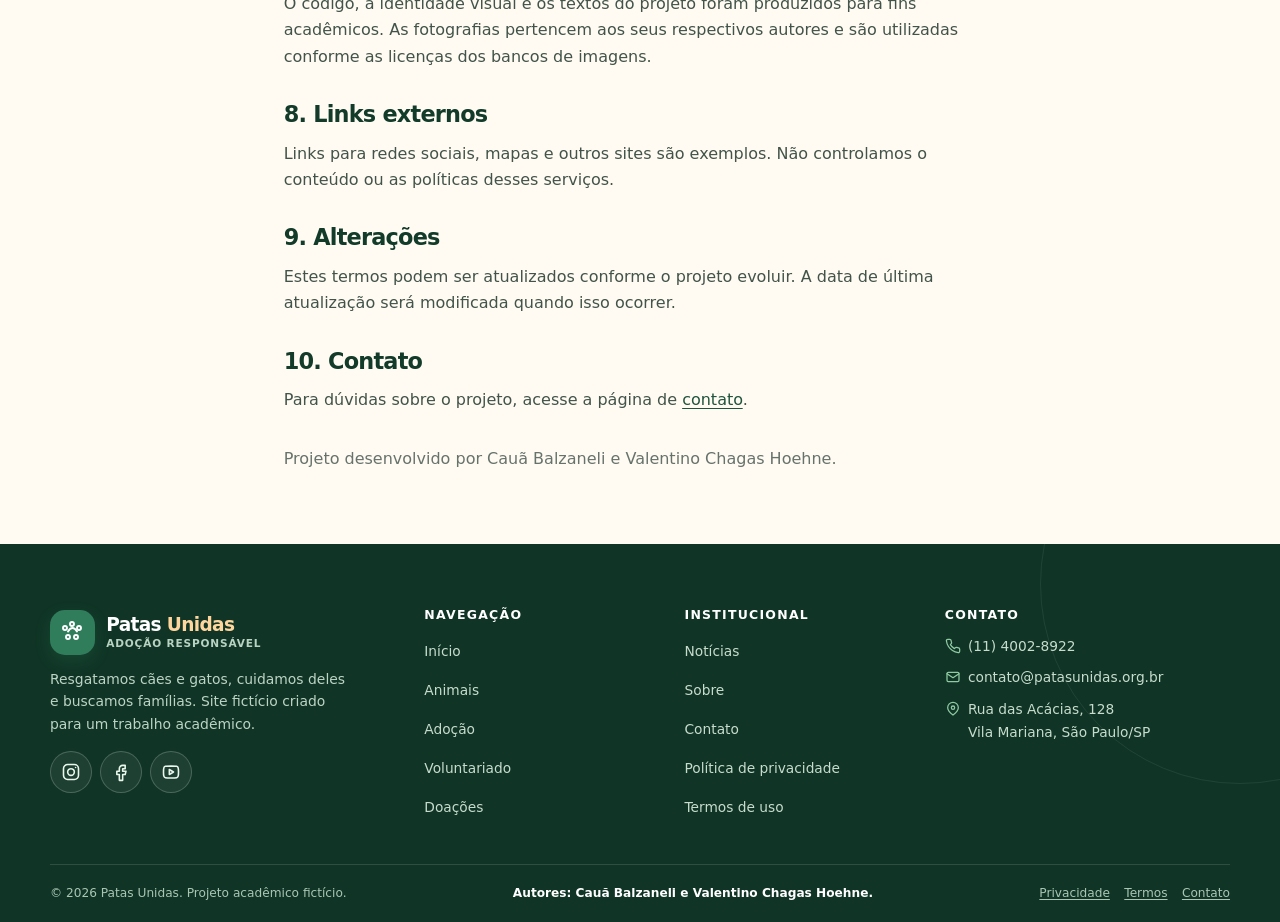
<file: programação-web/Valentino-Caua/PatasUnidas/pages/termos-de-uso.html>
<!DOCTYPE html>
<html lang="pt-BR">
<head>
  <meta charset="utf-8">
  <meta name="viewport" content="width=device-width, initial-scale=1">
  <title>Termos de uso | Patas Unidas</title>
  <meta name="description" content="Condições de uso do site acadêmico Patas Unidas e limitações da demonstração de adoção, doações e formulários.">
  <meta name="theme-color" content="#2f7d5b">
  <meta name="author" content="Cauã Balzaneli e Valentino Chagas Hoehne">
  <meta property="og:type" content="website">
  <meta property="og:locale" content="pt_BR">
  <meta property="og:title" content="Termos de uso | Patas Unidas">
  <meta property="og:description" content="Condições de uso do site acadêmico Patas Unidas e limitações da demonstração de adoção, doações e formulários.">
  <meta property="og:image" content="../assets/images/og-patas-unidas.jpg">
  <meta property="og:image:alt" content="Patas Unidas: um novo começo cabe em um lar">
  <meta name="twitter:card" content="summary_large_image">
  <link rel="icon" href="../assets/images/favicon.svg" type="image/svg+xml">
  <link rel="stylesheet" href="../assets/css/style.css">
</head>
<body>
  <a class="skip-link" href="#conteudo">Ir para o conteúdo principal</a>
  <header class="site-header">
    <div class="container header__inner">
      <a class="brand" href="../index.html" aria-label="Patas Unidas, página inicial">
        <span class="brand__mark" aria-hidden="true"><svg class="icon" viewBox="0 0 24 24" aria-hidden="true"><circle cx="11" cy="4" r="2"/><circle cx="18" cy="8" r="2"/><circle cx="4" cy="8" r="2"/><circle cx="7" cy="17" r="2"/><circle cx="15" cy="17" r="2"/><path d="M7 11.5c1.2-2.1 2.7-3.5 4.5-3.5s3.3 1.4 4.5 3.5"/></svg></span>
        <span class="brand__text"><span class="brand__name">Patas <span>Unidas</span></span><small>Adoção responsável</small></span>
      </a>
      <button class="nav-toggle" type="button" aria-expanded="false" aria-controls="menu-principal" aria-label="Abrir menu">
        <svg class="icon nav-toggle__open" viewBox="0 0 24 24" aria-hidden="true"><path d="M4 7h16M4 12h16M4 17h16"/></svg>
        <svg class="icon nav-toggle__close" viewBox="0 0 24 24" aria-hidden="true"><path d="M18 6 6 18M6 6l12 12"/></svg>
      </button>
      <nav class="site-nav" id="menu-principal" aria-label="Menu principal">
        <ul class="site-nav__list">
          <li><a href="../index.html">Início</a></li>
          <li><a href="animais.html">Animais</a></li>
          <li><a href="adocao.html">Adoção</a></li>
          <li><a href="voluntariado.html">Voluntariado</a></li>
          <li><a href="doacoes.html">Doações</a></li>
          <li><a href="noticias.html">Notícias</a></li>
          <li><a href="sobre.html">Sobre</a></li>
          <li><a href="contato.html">Contato</a></li>
        </ul>
        <a class="btn btn--primary btn--sm nav-cta" href="animais.html"><svg class="icon" viewBox="0 0 24 24" aria-hidden="true"><path d="M20.8 4.6a5.5 5.5 0 0 0-7.8 0L12 5.7l-1.1-1.1a5.5 5.5 0 0 0-7.8 7.8l1.1 1.1L12 21l7.8-7.5 1.1-1.1a5.5 5.5 0 0 0-.1-7.8Z"/></svg> Quero adotar</a>
      </nav>
    </div>
  </header>

  <main id="conteudo" tabindex="-1">
  <section class="page-hero page-hero--slim">
    <div class="container">
      <nav class="breadcrumb" aria-label="Você está aqui">
        <ol><li><a href="../index.html">Início</a></li><li aria-current="page">Termos de uso</li></ol>
      </nav>
      <div class="page-hero__content">
        <p class="eyebrow">Uso consciente</p>
        <h1>Termos de uso</h1>
        <p>Condições para navegar neste site acadêmico e entender as limitações da demonstração.</p>
      </div>
    </div>
  </section>

  <section class="legal-content">
    <div class="container container--narrow prose">
      <p class="muted"><strong>Última atualização:</strong> outubro de 2026.</p>

      <div class="alert alert--warning">
        <svg class="icon" viewBox="0 0 24 24" aria-hidden="true"><path d="M10.3 3.6 2.5 17a2 2 0 0 0 1.7 3h15.6a2 2 0 0 0 1.7-3L13.7 3.6a2 2 0 0 0-3.4 0Z"/><path d="M12 9v4M12 17h.01"/></svg>
        <div>
          <h2 style="font-size: 1rem; margin-bottom: 0.2rem;">Projeto fictício</h2>
          <p>O Patas Unidas é uma organização fictícia criada para um trabalho acadêmico de desenvolvimento web. Animais, histórias, endereços, telefones, chave Pix e demais dados são ilustrativos.</p>
        </div>
      </div>

      <h2>1. Aceitação</h2>
      <p>Ao navegar pelo site, você concorda com estes termos. Caso não concorde, pode interromper o uso a qualquer momento.</p>

      <h2>2. Finalidade do projeto</h2>
      <p>Este site demonstra a construção de uma experiência front-end completa usando apenas HTML5, CSS3 e JavaScript Vanilla. Não há backend, comércio, processamento de pagamentos ou adoção real.</p>

      <h2>3. Conteúdo e dados</h2>
      <p>Os perfis de animais, notícias, necessidades e depoimentos são fictícios. Qualquer semelhança com situações reais é coincidência. As imagens são provenientes de bancos de imagens gratuitos e ilustram o projeto.</p>

      <h2>4. Formulários</h2>
      <p>Os formulários de contato e voluntariado são simulados. O envio não gera e-mail, não salva dados e não produz qualquer efeito externo. Nunca insira informações pessoais reais ou sensíveis nesses campos.</p>

      <h2>5. Doações</h2>
      <p>A chave Pix exibida é fictícia e não recebe valores. Os cards de doação não processam pagamentos. O site não se responsabiliza por transferências feitas por engano a terceiros.</p>

      <h2>6. Adoção</h2>
      <p>Nenhum animal pode ser adotado por meio deste site. As informações servem apenas para demonstrar um fluxo de adoção responsável. Organizações reais devem ser procuradas para adoções verdadeiras.</p>

      <h2>7. Propriedade intelectual</h2>
      <p>O código, a identidade visual e os textos do projeto foram produzidos para fins acadêmicos. As fotografias pertencem aos seus respectivos autores e são utilizadas conforme as licenças dos bancos de imagens.</p>

      <h2>8. Links externos</h2>
      <p>Links para redes sociais, mapas e outros sites são exemplos. Não controlamos o conteúdo ou as políticas desses serviços.</p>

      <h2>9. Alterações</h2>
      <p>Estes termos podem ser atualizados conforme o projeto evoluir. A data de última atualização será modificada quando isso ocorrer.</p>

      <h2>10. Contato</h2>
      <p>Para dúvidas sobre o projeto, acesse a página de <a href="contato.html">contato</a>.</p>

      <p class="muted" style="margin-top: 2rem;">Projeto desenvolvido por Cauã Balzaneli e Valentino Chagas Hoehne.</p>
    </div>
  </section>
</main>

  <footer class="site-footer">
    <div class="container">
      <div class="footer__grid">
        <div class="footer__brand">
          <a class="brand" href="../index.html" aria-label="Patas Unidas, página inicial">
            <span class="brand__mark" aria-hidden="true"><svg class="icon" viewBox="0 0 24 24" aria-hidden="true"><circle cx="11" cy="4" r="2"/><circle cx="18" cy="8" r="2"/><circle cx="4" cy="8" r="2"/><circle cx="7" cy="17" r="2"/><circle cx="15" cy="17" r="2"/><path d="M7 11.5c1.2-2.1 2.7-3.5 4.5-3.5s3.3 1.4 4.5 3.5"/></svg></span>
            <span class="brand__text"><span class="brand__name">Patas <span>Unidas</span></span><small>Adoção responsável</small></span>
          </a>
          <p>Resgatamos cães e gatos, cuidamos deles e buscamos famílias. Site fictício criado para um trabalho acadêmico.</p>
          <div class="social-links">
            <a class="social-link" href="https://www.instagram.com/" target="_blank" rel="noopener noreferrer" aria-label="Instagram do Patas Unidas (link fictício)"><svg class="icon" viewBox="0 0 24 24" aria-hidden="true"><rect x="3" y="3" width="18" height="18" rx="5"/><circle cx="12" cy="12" r="4"/><path d="M17.5 6.5h.01"/></svg></a>
            <a class="social-link" href="https://www.facebook.com/" target="_blank" rel="noopener noreferrer" aria-label="Facebook do Patas Unidas (link fictício)"><svg class="icon" viewBox="0 0 24 24" aria-hidden="true"><path d="M14 8h3V4h-3a4 4 0 0 0-4 4v3H7v4h3v7h4v-7h3l1-4h-4V8Z"/></svg></a>
            <a class="social-link" href="https://www.youtube.com/" target="_blank" rel="noopener noreferrer" aria-label="YouTube do Patas Unidas (link fictício)"><svg class="icon" viewBox="0 0 24 24" aria-hidden="true"><path d="M21 12s0-3.5-.4-5a2.5 2.5 0 0 0-1.8-1.8C17.3 4.8 12 4.8 12 4.8s-5.3 0-6.8.4A2.5 2.5 0 0 0 3.4 7C3 8.5 3 12 3 12s0 3.5.4 5a2.5 2.5 0 0 0 1.8 1.8c1.5.4 6.8.4 6.8.4s5.3 0 6.8-.4A2.5 2.5 0 0 0 20.6 17c.4-1.5.4-5 .4-5Z"/><path d="m10 15 5-3-5-3v6Z"/></svg></a>
          </div>
        </div>

        <nav aria-label="Navegação do rodapé">
          <h2 class="footer__title">Navegação</h2>
          <ul class="footer__links">
            <li><a href="../index.html">Início</a></li>
            <li><a href="animais.html">Animais</a></li>
            <li><a href="adocao.html">Adoção</a></li>
            <li><a href="voluntariado.html">Voluntariado</a></li>
            <li><a href="doacoes.html">Doações</a></li>
          </ul>
        </nav>

        <nav aria-label="Institucional">
          <h2 class="footer__title">Institucional</h2>
          <ul class="footer__links">
            <li><a href="noticias.html">Notícias</a></li>
            <li><a href="sobre.html">Sobre</a></li>
            <li><a href="contato.html">Contato</a></li>
            <li><a href="politica-de-privacidade.html">Política de privacidade</a></li>
            <li><a href="termos-de-uso.html">Termos de uso</a></li>
          </ul>
        </nav>

        <div>
          <h2 class="footer__title">Contato</h2>
          <ul class="footer__contact">
            <li><svg class="icon icon--sm" viewBox="0 0 24 24" aria-hidden="true"><path d="M22 16.9v3a2 2 0 0 1-2.2 2 19.8 19.8 0 0 1-8.6-3.1 19.5 19.5 0 0 1-6-6A19.8 19.8 0 0 1 2.1 4.2 2 2 0 0 1 4.1 2h3a2 2 0 0 1 2 1.7c.1 1 .4 1.9.7 2.8a2 2 0 0 1-.5 2.1L8.1 9.9a16 16 0 0 0 6 6l1.3-1.2a2 2 0 0 1 2.1-.5c.9.3 1.8.6 2.8.7a2 2 0 0 1 1.7 2Z"/></svg><a href="tel:+551140028922">(11) 4002-8922</a></li>
            <li><svg class="icon icon--sm" viewBox="0 0 24 24" aria-hidden="true"><rect x="3" y="5" width="18" height="14" rx="2"/><path d="m3 7 9 6 9-6"/></svg><a href="mailto:contato@patasunidas.org.br">contato@patasunidas.org.br</a></li>
            <li><svg class="icon icon--sm" viewBox="0 0 24 24" aria-hidden="true"><path d="M20 10c0 5-8 11-8 11S4 15 4 10a8 8 0 1 1 16 0Z"/><circle cx="12" cy="10" r="2.5"/></svg><span>Rua das Acácias, 128<br>Vila Mariana, São Paulo/SP</span></li>
          </ul>
        </div>
      </div>

      <div class="footer__bottom">
        <p>© <span data-current-year>2026</span> Patas Unidas. Projeto acadêmico fictício.</p>
        <p><strong>Autores: Cauã Balzaneli e Valentino Chagas Hoehne.</strong></p>
        <div class="footer__legal">
          <a href="politica-de-privacidade.html">Privacidade</a>
          <a href="termos-de-uso.html">Termos</a>
          <a href="contato.html">Contato</a>
        </div>
      </div>
    </div>
  </footer>
  <script type="module" src="../assets/js/main.js"></script>
</body>
</html>
</file>
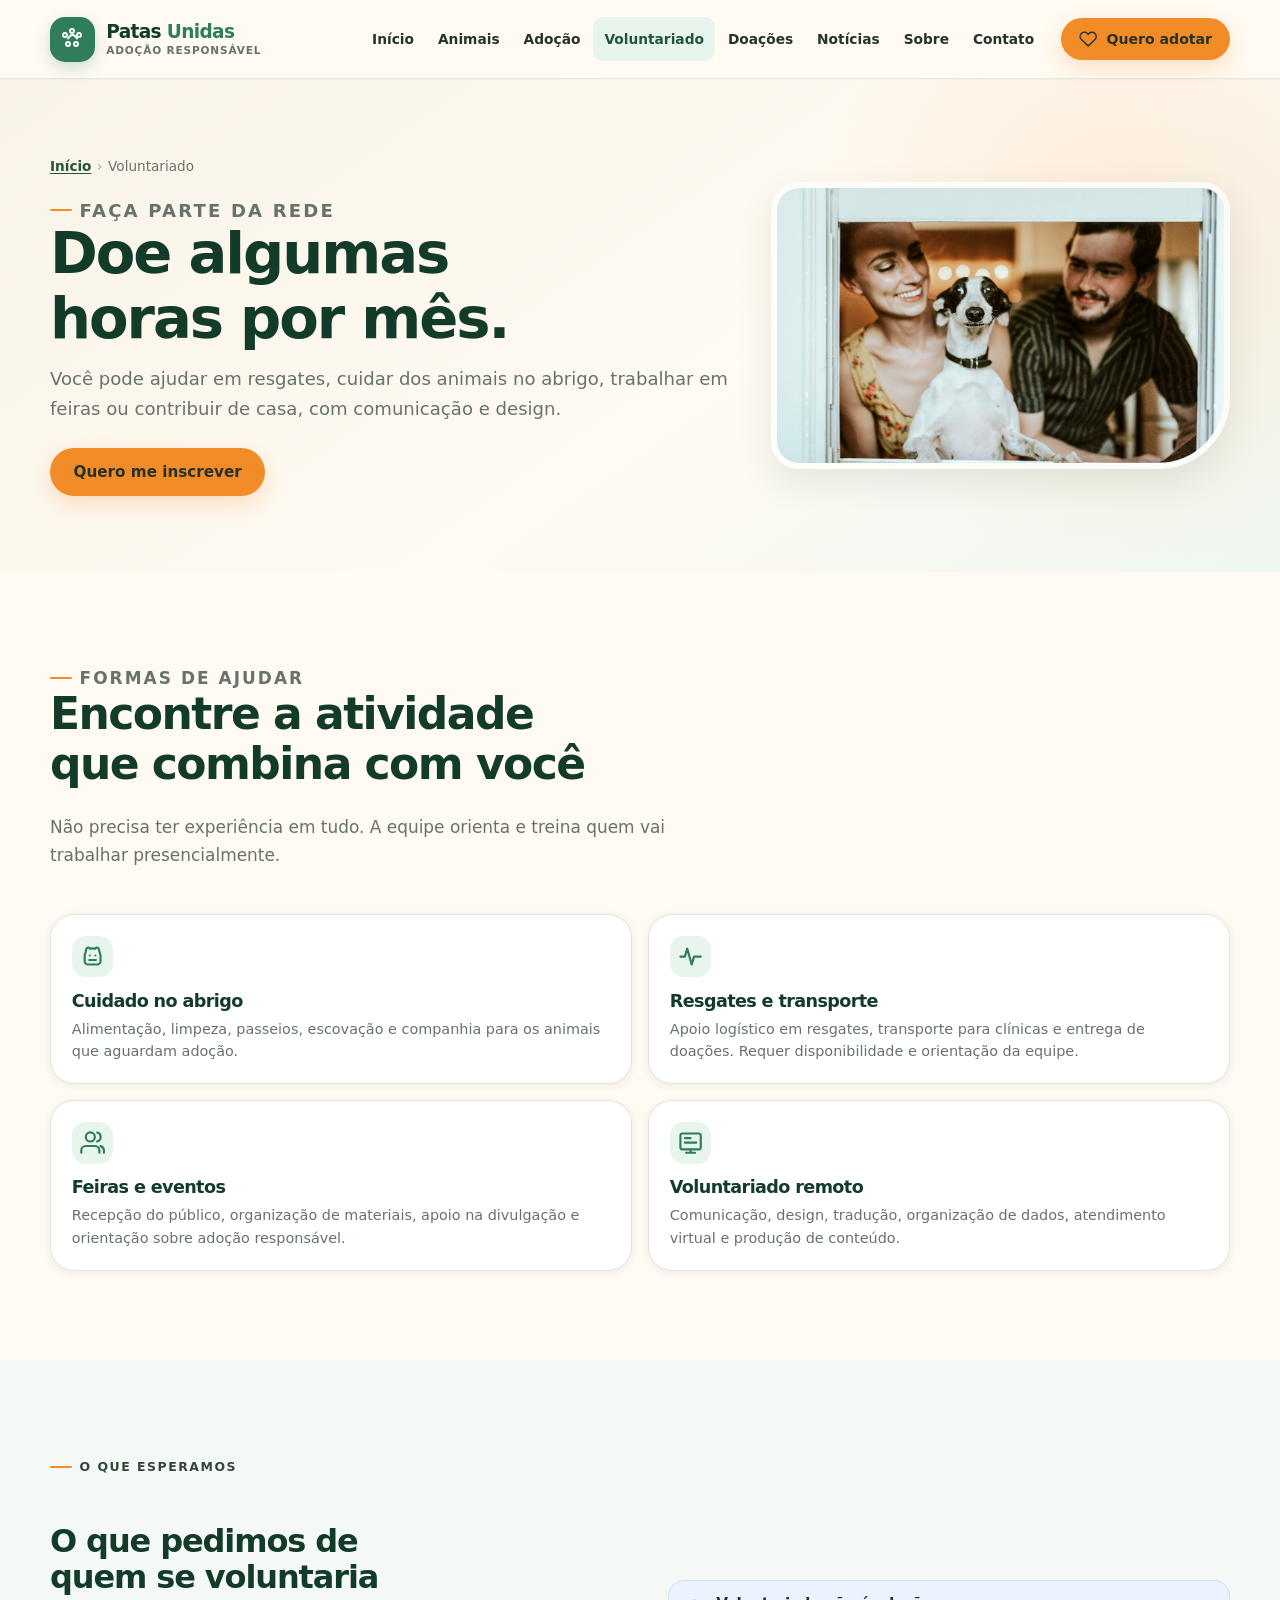
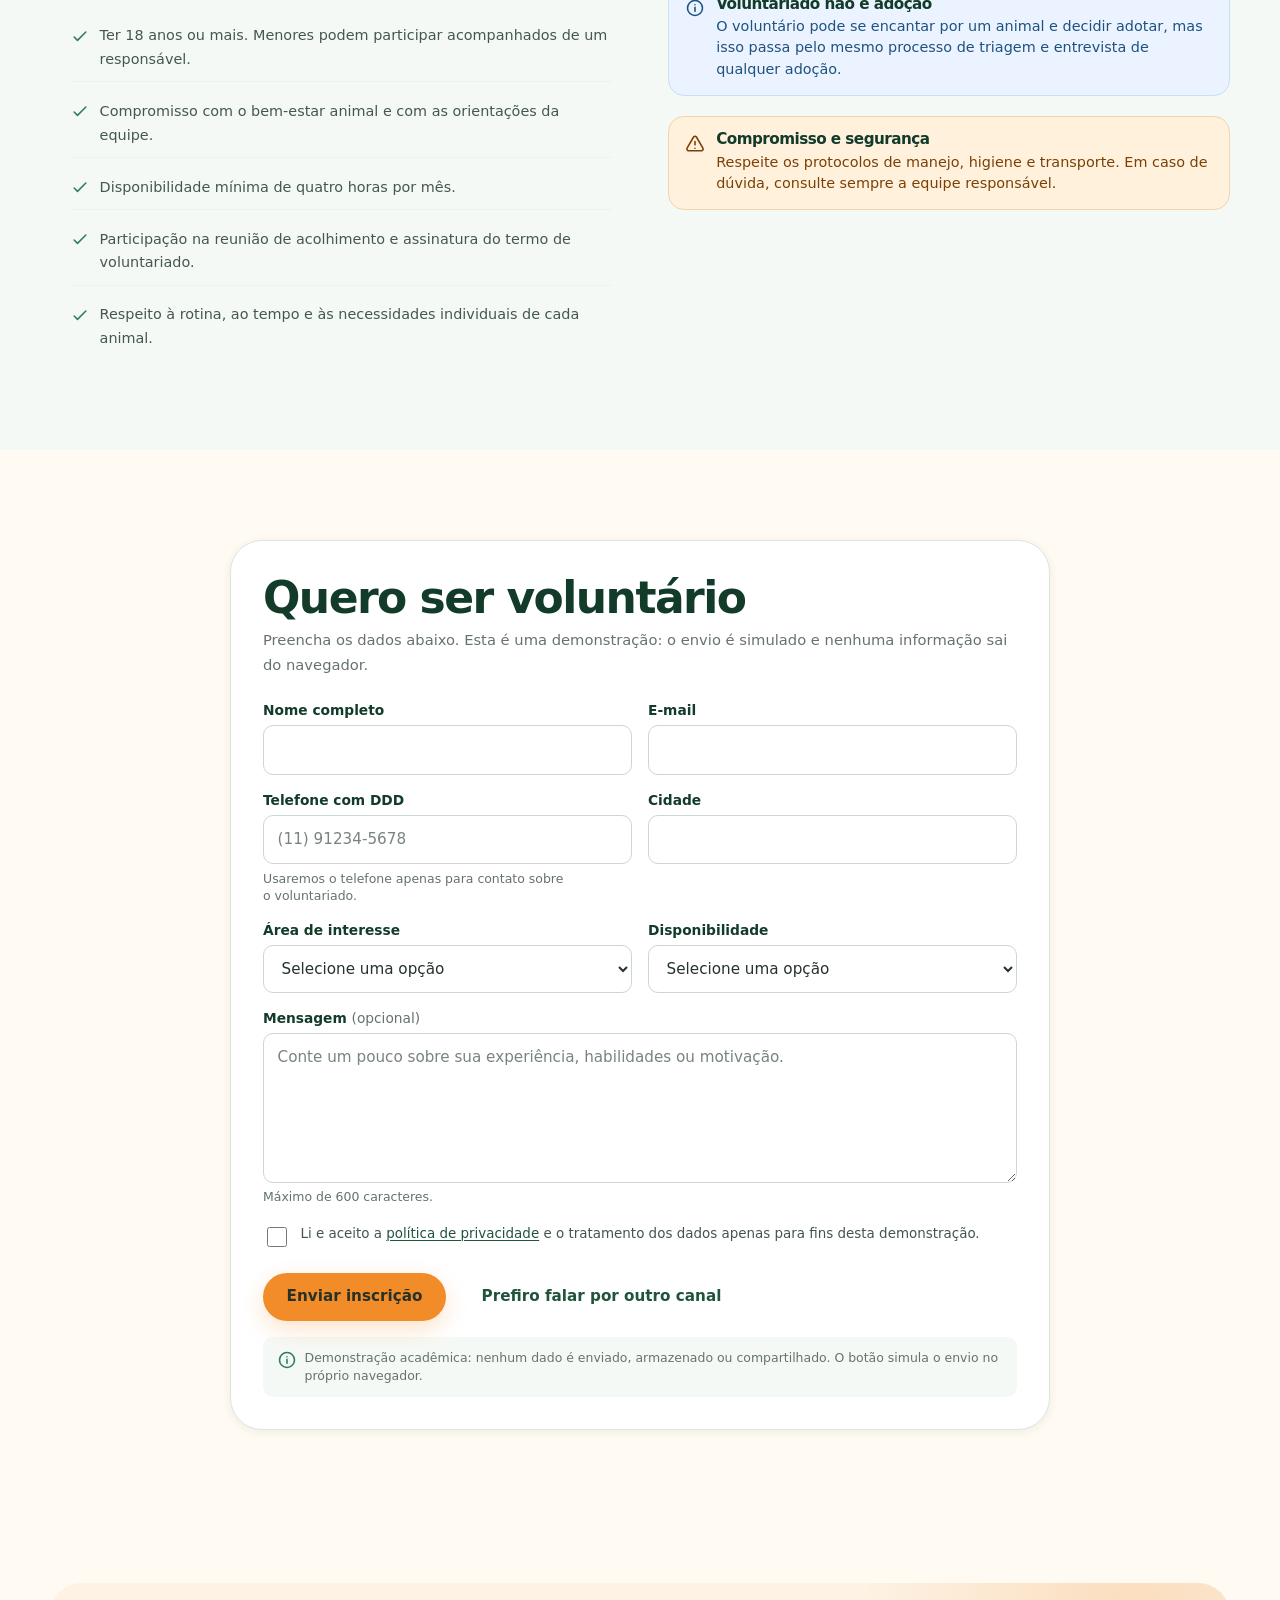
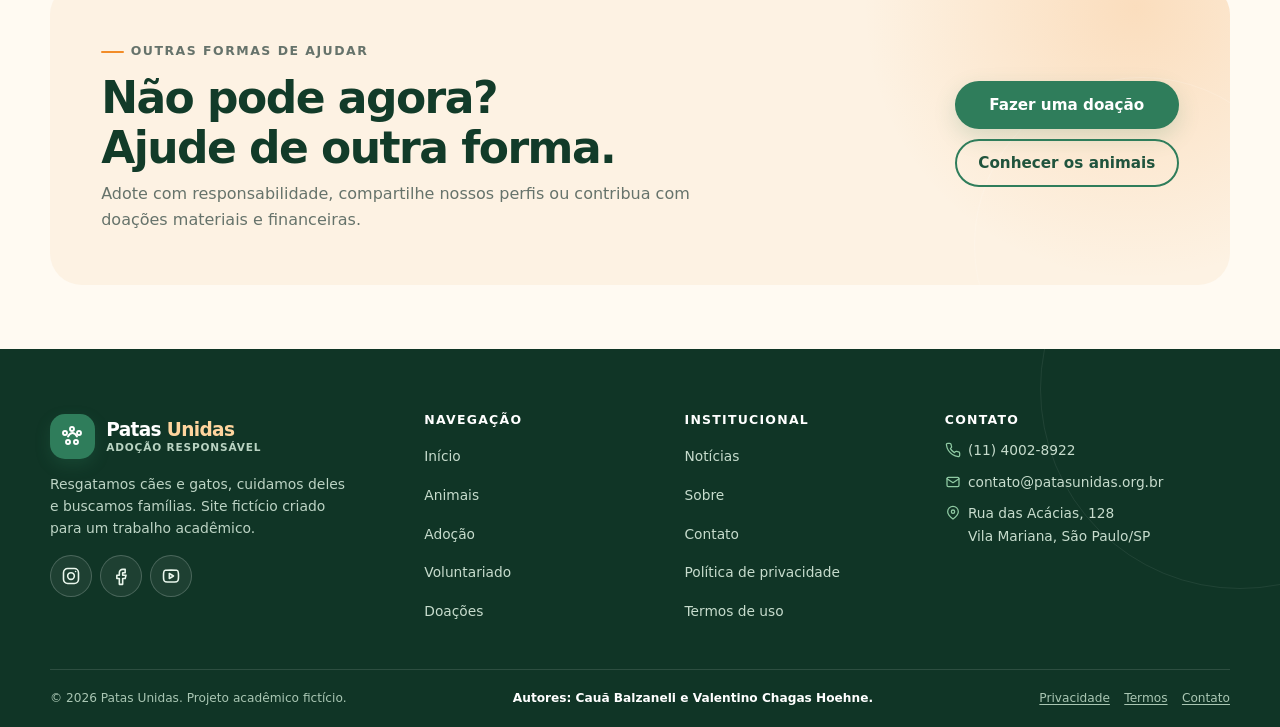
<file: programação-web/Valentino-Caua/PatasUnidas/pages/voluntariado.html>
<!DOCTYPE html>
<html lang="pt-BR">
<head>
  <meta charset="utf-8">
  <meta name="viewport" content="width=device-width, initial-scale=1">
  <title>Voluntariado | Patas Unidas</title>
  <meta name="description" content="Seja voluntário no Patas Unidas. Veja as áreas de atuação, os requisitos e envie sua inscrição por um formulário de demonstração.">
  <meta name="theme-color" content="#2f7d5b">
  <meta name="author" content="Cauã Balzaneli e Valentino Chagas Hoehne">
  <meta property="og:type" content="website">
  <meta property="og:locale" content="pt_BR">
  <meta property="og:title" content="Voluntariado | Patas Unidas">
  <meta property="og:description" content="Seja voluntário no Patas Unidas. Veja as áreas de atuação, os requisitos e envie sua inscrição por um formulário de demonstração.">
  <meta property="og:image" content="../assets/images/og-patas-unidas.jpg">
  <meta property="og:image:alt" content="Patas Unidas: um novo começo cabe em um lar">
  <meta name="twitter:card" content="summary_large_image">
  <link rel="icon" href="../assets/images/favicon.svg" type="image/svg+xml">
  <link rel="stylesheet" href="../assets/css/style.css">
</head>
<body>
  <a class="skip-link" href="#conteudo">Ir para o conteúdo principal</a>
  <header class="site-header">
    <div class="container header__inner">
      <a class="brand" href="../index.html" aria-label="Patas Unidas, página inicial">
        <span class="brand__mark" aria-hidden="true"><svg class="icon" viewBox="0 0 24 24" aria-hidden="true"><circle cx="11" cy="4" r="2"/><circle cx="18" cy="8" r="2"/><circle cx="4" cy="8" r="2"/><circle cx="7" cy="17" r="2"/><circle cx="15" cy="17" r="2"/><path d="M7 11.5c1.2-2.1 2.7-3.5 4.5-3.5s3.3 1.4 4.5 3.5"/></svg></span>
        <span class="brand__text"><span class="brand__name">Patas <span>Unidas</span></span><small>Adoção responsável</small></span>
      </a>
      <button class="nav-toggle" type="button" aria-expanded="false" aria-controls="menu-principal" aria-label="Abrir menu">
        <svg class="icon nav-toggle__open" viewBox="0 0 24 24" aria-hidden="true"><path d="M4 7h16M4 12h16M4 17h16"/></svg>
        <svg class="icon nav-toggle__close" viewBox="0 0 24 24" aria-hidden="true"><path d="M18 6 6 18M6 6l12 12"/></svg>
      </button>
      <nav class="site-nav" id="menu-principal" aria-label="Menu principal">
        <ul class="site-nav__list">
          <li><a href="../index.html">Início</a></li>
          <li><a href="animais.html">Animais</a></li>
          <li><a href="adocao.html">Adoção</a></li>
          <li><a href="voluntariado.html" aria-current="page">Voluntariado</a></li>
          <li><a href="doacoes.html">Doações</a></li>
          <li><a href="noticias.html">Notícias</a></li>
          <li><a href="sobre.html">Sobre</a></li>
          <li><a href="contato.html">Contato</a></li>
        </ul>
        <a class="btn btn--primary btn--sm nav-cta" href="animais.html"><svg class="icon" viewBox="0 0 24 24" aria-hidden="true"><path d="M20.8 4.6a5.5 5.5 0 0 0-7.8 0L12 5.7l-1.1-1.1a5.5 5.5 0 0 0-7.8 7.8l1.1 1.1L12 21l7.8-7.5 1.1-1.1a5.5 5.5 0 0 0-.1-7.8Z"/></svg> Quero adotar</a>
      </nav>
    </div>
  </header>

  <main id="conteudo" tabindex="-1">
  <section class="page-hero">
    <div class="container page-hero__grid">
      <div class="page-hero__content">
        <nav class="breadcrumb" aria-label="Você está aqui">
          <ol><li><a href="../index.html">Início</a></li><li aria-current="page">Voluntariado</li></ol>
        </nav>
        <p class="eyebrow">Faça parte da rede</p>
        <h1>Doe algumas horas por mês.</h1>
        <p>Você pode ajudar em resgates, cuidar dos animais no abrigo, trabalhar em feiras ou contribuir de casa, com comunicação e design.</p>
        <a class="btn btn--primary" href="#formulario-voluntario" style="margin-top: 1.5rem;">Quero me inscrever</a>
      </div>
      <div class="page-hero__media">
        <img src="../assets/images/news-evento.jpg" alt="Voluntária sorrindo ao lado de um cachorro durante um evento de adoção" width="1200" height="762">
      </div>
    </div>
  </section>

  <section class="section" aria-labelledby="formas-titulo">
    <div class="container">
      <div class="section-heading">
        <p class="eyebrow">Formas de ajudar</p>
        <h2 id="formas-titulo">Encontre a atividade que combina com você</h2>
        <p>Não precisa ter experiência em tudo. A equipe orienta e treina quem vai trabalhar presencialmente.</p>
      </div>
      <div class="info-grid">
        <article class="value-card">
          <span class="value-card__icon" aria-hidden="true">
            <svg class="icon icon--lg" viewBox="0 0 24 24"><path d="M10 5.2c-1-1.7-3.2-1.3-3.6.4L5.8 8.4A7 7 0 0 0 5 11.3V16a3 3 0 0 0 3 3h8a3 3 0 0 0 3-3v-4.7a7 7 0 0 0-.8-2.9l-.6-2.8c-.4-1.7-2.6-2.1-3.6-.4a4.7 4.7 0 0 0-4 0Z"/><path d="M9 15h6M9.5 11h.01M14.5 11h.01"/></svg>
          </span>
          <h3>Cuidado no abrigo</h3>
          <p>Alimentação, limpeza, passeios, escovação e companhia para os animais que aguardam adoção.</p>
        </article>
        <article class="value-card">
          <span class="value-card__icon" aria-hidden="true">
            <svg class="icon icon--lg" viewBox="0 0 24 24"><path d="M3 12h4l2-7 4 14 2-7h6"/></svg>
          </span>
          <h3>Resgates e transporte</h3>
          <p>Apoio logístico em resgates, transporte para clínicas e entrega de doações. Requer disponibilidade e orientação da equipe.</p>
        </article>
        <article class="value-card">
          <span class="value-card__icon" aria-hidden="true">
            <svg class="icon icon--lg" viewBox="0 0 24 24"><path d="M18 21v-2a4 4 0 0 0-4-4H6a4 4 0 0 0-4 4v2"/><circle cx="10" cy="7" r="4"/><path d="M22 21v-2a4 4 0 0 0-3-3.9M16 3.1a4 4 0 0 1 0 7.8"/></svg>
          </span>
          <h3>Feiras e eventos</h3>
          <p>Recepção do público, organização de materiais, apoio na divulgação e orientação sobre adoção responsável.</p>
        </article>
        <article class="value-card">
          <span class="value-card__icon" aria-hidden="true">
            <svg class="icon icon--lg" viewBox="0 0 24 24"><rect x="3" y="4" width="18" height="14" rx="2"/><path d="M8 21h8M12 18v3M7 8h5M7 12h10"/></svg>
          </span>
          <h3>Voluntariado remoto</h3>
          <p>Comunicação, design, tradução, organização de dados, atendimento virtual e produção de conteúdo.</p>
        </article>
      </div>
    </div>
  </section>

  <section class="section section--tint" aria-labelledby="requisitos-titulo">
    <div class="container split">
      <div class="prose">
        <p class="eyebrow">O que esperamos</p>
        <h2 id="requisitos-titulo">O que pedimos de quem se voluntaria</h2>
        <ul class="checklist">
          <li><svg class="icon" viewBox="0 0 24 24" aria-hidden="true"><path d="m5 12 4 4L19 6"/></svg> Ter 18 anos ou mais. Menores podem participar acompanhados de um responsável.</li>
          <li><svg class="icon" viewBox="0 0 24 24" aria-hidden="true"><path d="m5 12 4 4L19 6"/></svg> Compromisso com o bem-estar animal e com as orientações da equipe.</li>
          <li><svg class="icon" viewBox="0 0 24 24" aria-hidden="true"><path d="m5 12 4 4L19 6"/></svg> Disponibilidade mínima de quatro horas por mês.</li>
          <li><svg class="icon" viewBox="0 0 24 24" aria-hidden="true"><path d="m5 12 4 4L19 6"/></svg> Participação na reunião de acolhimento e assinatura do termo de voluntariado.</li>
          <li><svg class="icon" viewBox="0 0 24 24" aria-hidden="true"><path d="m5 12 4 4L19 6"/></svg> Respeito à rotina, ao tempo e às necessidades individuais de cada animal.</li>
        </ul>
      </div>
      <div>
        <div class="alert alert--info">
          <svg class="icon" viewBox="0 0 24 24" aria-hidden="true"><circle cx="12" cy="12" r="9"/><path d="M12 11v5M12 8h.01"/></svg>
          <div>
            <h3>Voluntariado não é adoção</h3>
            <p>O voluntário pode se encantar por um animal e decidir adotar, mas isso passa pelo mesmo processo de triagem e entrevista de qualquer adoção.</p>
          </div>
        </div>
        <div class="alert alert--warning">
          <svg class="icon" viewBox="0 0 24 24" aria-hidden="true"><path d="M10.3 3.6 2.5 17a2 2 0 0 0 1.7 3h15.6a2 2 0 0 0 1.7-3L13.7 3.6a2 2 0 0 0-3.4 0Z"/><path d="M12 9v4M12 17h.01"/></svg>
          <div>
            <h3>Compromisso e segurança</h3>
            <p>Respeite os protocolos de manejo, higiene e transporte. Em caso de dúvida, consulte sempre a equipe responsável.</p>
          </div>
        </div>
      </div>
    </div>
  </section>

  <section class="section" id="formulario-voluntario" aria-labelledby="form-voluntario-titulo">
    <div class="container container--narrow">
      <form class="form-card" id="form-voluntario" novalidate>
        <div class="form-card__intro">
          <h2 id="form-voluntario-titulo">Quero ser voluntário</h2>
          <p>Preencha os dados abaixo. Esta é uma demonstração: o envio é simulado e nenhuma informação sai do navegador.</p>
        </div>

        <div class="form-status" aria-live="polite"></div>

        <div class="form-grid">
          <div class="field">
            <label for="vol-nome">Nome completo</label>
            <input type="text" id="vol-nome" name="nome" autocomplete="name" required data-error-required="Informe seu nome completo." aria-describedby="vol-nome-erro">
            <p class="field__error" id="vol-nome-erro"></p>
          </div>
          <div class="field">
            <label for="vol-email">E-mail</label>
            <input type="email" id="vol-email" name="email" autocomplete="email" inputmode="email" required data-error-required="Informe seu e-mail." data-error-invalid="Informe um e-mail válido, como nome@exemplo.com." aria-describedby="vol-email-erro">
            <p class="field__error" id="vol-email-erro"></p>
          </div>
          <div class="field">
            <label for="vol-telefone">Telefone com DDD</label>
            <input type="tel" id="vol-telefone" name="telefone" autocomplete="tel" inputmode="tel" placeholder="(11) 91234-5678" required data-error-required="Informe seu telefone com DDD." data-error-invalid="Informe um telefone com DDD, por exemplo (11) 91234-5678." aria-describedby="vol-telefone-erro vol-telefone-dica">
            <p class="field__error" id="vol-telefone-erro"></p>
            <p class="hint" id="vol-telefone-dica">Usaremos o telefone apenas para contato sobre o voluntariado.</p>
          </div>
          <div class="field">
            <label for="vol-cidade">Cidade</label>
            <input type="text" id="vol-cidade" name="cidade" autocomplete="address-level2" required data-error-required="Informe sua cidade." aria-describedby="vol-cidade-erro">
            <p class="field__error" id="vol-cidade-erro"></p>
          </div>
          <div class="field">
            <label for="vol-area">Área de interesse</label>
            <select id="vol-area" name="area" required data-error-required="Escolha uma área de interesse." aria-describedby="vol-area-erro">
              <option value="">Selecione uma opção</option>
              <option value="abrigo">Cuidado no abrigo</option>
              <option value="resgate">Resgates e transporte</option>
              <option value="eventos">Feiras e eventos</option>
              <option value="remoto">Voluntariado remoto</option>
              <option value="lar-temporario">Lar temporário</option>
              <option value="administrativo">Administrativo</option>
            </select>
            <p class="field__error" id="vol-area-erro"></p>
          </div>
          <div class="field">
            <label for="vol-disponibilidade">Disponibilidade</label>
            <select id="vol-disponibilidade" name="disponibilidade" required data-error-required="Informe sua disponibilidade." aria-describedby="vol-disponibilidade-erro">
              <option value="">Selecione uma opção</option>
              <option value="manha">Manhãs</option>
              <option value="tarde">Tardes</option>
              <option value="noite">Noites</option>
              <option value="fins-de-semana">Fins de semana</option>
              <option value="dias-uteis">Dias úteis</option>
              <option value="flexivel">Flexível</option>
            </select>
            <p class="field__error" id="vol-disponibilidade-erro"></p>
          </div>
          <div class="field field--full">
            <label for="vol-mensagem">Mensagem <span class="optional">(opcional)</span></label>
            <textarea id="vol-mensagem" name="mensagem" maxlength="600" rows="5" placeholder="Conte um pouco sobre sua experiência, habilidades ou motivação." aria-describedby="vol-mensagem-dica"></textarea>
            <p class="hint" id="vol-mensagem-dica">Máximo de 600 caracteres.</p>
          </div>
        </div>

        <div class="checkbox-field" style="margin-top: 1rem;">
          <input type="checkbox" id="vol-privacidade" name="privacidade" required data-error-required="É necessário aceitar a política de privacidade para continuar." aria-describedby="vol-privacidade-erro">
          <label for="vol-privacidade">Li e aceito a <a href="politica-de-privacidade.html">política de privacidade</a> e o tratamento dos dados apenas para fins desta demonstração.</label>
          <p class="field__error" id="vol-privacidade-erro"></p>
        </div>

        <div class="form-actions">
          <button class="btn btn--primary" type="submit">Enviar inscrição</button>
          <a class="btn btn--ghost" href="contato.html">Prefiro falar por outro canal</a>
        </div>
        <p class="form-note">
          <svg class="icon" viewBox="0 0 24 24" aria-hidden="true"><circle cx="12" cy="12" r="9"/><path d="M12 11v5M12 8h.01"/></svg>
          <span>Demonstração acadêmica: nenhum dado é enviado, armazenado ou compartilhado. O botão simula o envio no próprio navegador.</span>
        </p>
      </form>
    </div>
  </section>

  <section class="section section--tight">
    <div class="container">
      <div class="cta-banner cta-banner--light">
        <div>
          <p class="eyebrow">Outras formas de ajudar</p>
          <h2>Não pode agora? Ajude de outra forma.</h2>
          <p>Adote com responsabilidade, compartilhe nossos perfis ou contribua com doações materiais e financeiras.</p>
        </div>
        <div class="cta-banner__actions">
          <a class="btn btn--secondary" href="doacoes.html">Fazer uma doação</a>
          <a class="btn btn--outline" href="animais.html">Conhecer os animais</a>
        </div>
      </div>
    </div>
  </section>
</main>

  <footer class="site-footer">
    <div class="container">
      <div class="footer__grid">
        <div class="footer__brand">
          <a class="brand" href="../index.html" aria-label="Patas Unidas, página inicial">
            <span class="brand__mark" aria-hidden="true"><svg class="icon" viewBox="0 0 24 24" aria-hidden="true"><circle cx="11" cy="4" r="2"/><circle cx="18" cy="8" r="2"/><circle cx="4" cy="8" r="2"/><circle cx="7" cy="17" r="2"/><circle cx="15" cy="17" r="2"/><path d="M7 11.5c1.2-2.1 2.7-3.5 4.5-3.5s3.3 1.4 4.5 3.5"/></svg></span>
            <span class="brand__text"><span class="brand__name">Patas <span>Unidas</span></span><small>Adoção responsável</small></span>
          </a>
          <p>Resgatamos cães e gatos, cuidamos deles e buscamos famílias. Site fictício criado para um trabalho acadêmico.</p>
          <div class="social-links">
            <a class="social-link" href="https://www.instagram.com/" target="_blank" rel="noopener noreferrer" aria-label="Instagram do Patas Unidas (link fictício)"><svg class="icon" viewBox="0 0 24 24" aria-hidden="true"><rect x="3" y="3" width="18" height="18" rx="5"/><circle cx="12" cy="12" r="4"/><path d="M17.5 6.5h.01"/></svg></a>
            <a class="social-link" href="https://www.facebook.com/" target="_blank" rel="noopener noreferrer" aria-label="Facebook do Patas Unidas (link fictício)"><svg class="icon" viewBox="0 0 24 24" aria-hidden="true"><path d="M14 8h3V4h-3a4 4 0 0 0-4 4v3H7v4h3v7h4v-7h3l1-4h-4V8Z"/></svg></a>
            <a class="social-link" href="https://www.youtube.com/" target="_blank" rel="noopener noreferrer" aria-label="YouTube do Patas Unidas (link fictício)"><svg class="icon" viewBox="0 0 24 24" aria-hidden="true"><path d="M21 12s0-3.5-.4-5a2.5 2.5 0 0 0-1.8-1.8C17.3 4.8 12 4.8 12 4.8s-5.3 0-6.8.4A2.5 2.5 0 0 0 3.4 7C3 8.5 3 12 3 12s0 3.5.4 5a2.5 2.5 0 0 0 1.8 1.8c1.5.4 6.8.4 6.8.4s5.3 0 6.8-.4A2.5 2.5 0 0 0 20.6 17c.4-1.5.4-5 .4-5Z"/><path d="m10 15 5-3-5-3v6Z"/></svg></a>
          </div>
        </div>

        <nav aria-label="Navegação do rodapé">
          <h2 class="footer__title">Navegação</h2>
          <ul class="footer__links">
            <li><a href="../index.html">Início</a></li>
            <li><a href="animais.html">Animais</a></li>
            <li><a href="adocao.html">Adoção</a></li>
            <li><a href="voluntariado.html">Voluntariado</a></li>
            <li><a href="doacoes.html">Doações</a></li>
          </ul>
        </nav>

        <nav aria-label="Institucional">
          <h2 class="footer__title">Institucional</h2>
          <ul class="footer__links">
            <li><a href="noticias.html">Notícias</a></li>
            <li><a href="sobre.html">Sobre</a></li>
            <li><a href="contato.html">Contato</a></li>
            <li><a href="politica-de-privacidade.html">Política de privacidade</a></li>
            <li><a href="termos-de-uso.html">Termos de uso</a></li>
          </ul>
        </nav>

        <div>
          <h2 class="footer__title">Contato</h2>
          <ul class="footer__contact">
            <li><svg class="icon icon--sm" viewBox="0 0 24 24" aria-hidden="true"><path d="M22 16.9v3a2 2 0 0 1-2.2 2 19.8 19.8 0 0 1-8.6-3.1 19.5 19.5 0 0 1-6-6A19.8 19.8 0 0 1 2.1 4.2 2 2 0 0 1 4.1 2h3a2 2 0 0 1 2 1.7c.1 1 .4 1.9.7 2.8a2 2 0 0 1-.5 2.1L8.1 9.9a16 16 0 0 0 6 6l1.3-1.2a2 2 0 0 1 2.1-.5c.9.3 1.8.6 2.8.7a2 2 0 0 1 1.7 2Z"/></svg><a href="tel:+551140028922">(11) 4002-8922</a></li>
            <li><svg class="icon icon--sm" viewBox="0 0 24 24" aria-hidden="true"><rect x="3" y="5" width="18" height="14" rx="2"/><path d="m3 7 9 6 9-6"/></svg><a href="mailto:contato@patasunidas.org.br">contato@patasunidas.org.br</a></li>
            <li><svg class="icon icon--sm" viewBox="0 0 24 24" aria-hidden="true"><path d="M20 10c0 5-8 11-8 11S4 15 4 10a8 8 0 1 1 16 0Z"/><circle cx="12" cy="10" r="2.5"/></svg><span>Rua das Acácias, 128<br>Vila Mariana, São Paulo/SP</span></li>
          </ul>
        </div>
      </div>

      <div class="footer__bottom">
        <p>© <span data-current-year>2026</span> Patas Unidas. Projeto acadêmico fictício.</p>
        <p><strong>Autores: Cauã Balzaneli e Valentino Chagas Hoehne.</strong></p>
        <div class="footer__legal">
          <a href="politica-de-privacidade.html">Privacidade</a>
          <a href="termos-de-uso.html">Termos</a>
          <a href="contato.html">Contato</a>
        </div>
      </div>
    </div>
  </footer>
  <script type="module" src="../assets/js/main.js"></script>
  <script type="module" src="../assets/js/formularios.js"></script>
</body>
</html>
</file>
<file: programação-web/Valentino-Caua/PatasUnidas/assets/css/style.css>
/* ==========================================================================
   Patas Unidas — folha de estilos principal
   Mobile first · HTML5 semântico · CSS3 puro
   ========================================================================== */

:root {
  --color-primary: #2f7d5b;
  --color-primary-dark: #20543d;
  --color-primary-deep: #123b29;
  --color-secondary: #f28c28;
  --color-secondary-hover: #ffb35c;
  --color-secondary-active: #f7a64f;
  --color-secondary-dark: #c96b13;
  --color-background: #fffaf2;
  --color-surface: #ffffff;
  --color-surface-alt: #f5f9f5;
  --color-text: #24332b;
  --color-text-muted: #66736b;
  --color-border: #dce6df;
  --color-success: #2a7a4d;
  --color-success-soft: #e8f5ed;
  --color-danger: #b93b3b;
  --color-danger-soft: #fdecec;
  --color-warning: #9a4d08;
  --color-warning-soft: #fff1dc;
  --color-info-soft: #eaf3ff;
  --color-info: #245f99;
  --color-focus: #0b5fff;

  --font-sans: Inter, "Segoe UI", system-ui, -apple-system, BlinkMacSystemFont, sans-serif;
  --font-display: "Segoe UI", Inter, system-ui, -apple-system, sans-serif;

  --container: 1180px;
  --container-narrow: 820px;
  --radius-sm: 10px;
  --radius-md: 16px;
  --radius-lg: 24px;
  --radius-xl: 32px;
  --radius-pill: 999px;

  --shadow-sm: 0 2px 10px rgba(37, 67, 51, 0.07);
  --shadow-md: 0 14px 35px rgba(37, 67, 51, 0.1);
  --shadow-lg: 0 24px 60px rgba(37, 67, 51, 0.14);

  --space-1: 0.25rem;
  --space-2: 0.5rem;
  --space-3: 0.75rem;
  --space-4: 1rem;
  --space-5: 1.5rem;
  --space-6: 2rem;
  --space-7: 3rem;
  --space-8: 4rem;
  --space-9: 6rem;

  --transition: 220ms ease;
  --header-height: 78px;
}

*,
*::before,
*::after {
  box-sizing: border-box;
}

[hidden] {
  display: none !important;
}

html {
  scroll-behavior: smooth;
  -webkit-text-size-adjust: 100%;
}

body {
  margin: 0;
  min-width: 320px;
  background: var(--color-background);
  color: var(--color-text);
  font-family: var(--font-sans);
  font-size: 1rem;
  line-height: 1.65;
  text-rendering: optimizeLegibility;
  -webkit-font-smoothing: antialiased;
}

body.nav-open {
  overflow: hidden;
}

body.dialog-open {
  overflow: hidden;
}

h1,
h2,
h3,
h4,
h5,
h6 {
  margin: 0 0 0.6em;
  color: var(--color-primary-deep);
  font-family: var(--font-display);
  line-height: 1.12;
  letter-spacing: -0.035em;
  text-wrap: balance;
}

h1 {
  font-size: clamp(2.25rem, 6vw, 4.5rem);
}

h2 {
  font-size: clamp(1.8rem, 4vw, 2.75rem);
}

h3 {
  font-size: clamp(1.2rem, 2vw, 1.5rem);
}

h4 {
  font-size: 1.1rem;
}

p {
  margin: 0 0 1rem;
  text-wrap: pretty;
}

p:last-child,
ul:last-child,
ol:last-child {
  margin-bottom: 0;
}

a {
  color: var(--color-primary-dark);
  text-decoration-thickness: 0.08em;
  text-underline-offset: 0.18em;
}

a:hover {
  color: var(--color-primary);
}

img,
svg {
  display: block;
}

img {
  max-width: 100%;
  height: auto;
}

button,
input,
select,
textarea {
  font: inherit;
  color: inherit;
}

button {
  cursor: pointer;
}

ul,
ol {
  margin: 0 0 1rem;
  padding-left: 1.3rem;
}

li + li {
  margin-top: 0.35rem;
}

strong {
  font-weight: 750;
}

::selection {
  background: var(--color-secondary);
  color: var(--color-text);
}

:focus-visible {
  outline: 3px solid var(--color-focus);
  outline-offset: 3px;
}

:target {
  scroll-margin-top: calc(var(--header-height) + 1.5rem);
}

main:focus {
  outline: none;
}

/* --------------------------------------------------------------------------
   Utilitários
   -------------------------------------------------------------------------- */

.container {
  width: min(100% - 2rem, var(--container));
  margin-inline: auto;
}

.container--narrow {
  width: min(100% - 2rem, var(--container-narrow));
  margin-inline: auto;
}

.sr-only {
  position: absolute !important;
  width: 1px !important;
  height: 1px !important;
  padding: 0 !important;
  margin: -1px !important;
  overflow: hidden !important;
  clip: rect(0, 0, 0, 0) !important;
  white-space: nowrap !important;
  border: 0 !important;
}

.skip-link {
  position: fixed;
  top: 0.75rem;
  left: 0.75rem;
  z-index: 1000;
  padding: 0.75rem 1rem;
  border-radius: var(--radius-sm);
  background: var(--color-primary-deep);
  color: #fff;
  font-weight: 700;
  text-decoration: none;
  transform: translateY(-160%);
  transition: transform var(--transition);
}

.skip-link:focus {
  color: #fff;
  transform: translateY(0);
}

.section {
  padding-block: clamp(3.5rem, 7vw, 6rem);
}

.section--tight {
  padding-block: clamp(2.5rem, 5vw, 4rem);
}

.section--tint {
  background: var(--color-surface-alt);
}

.section--cream {
  background: #fdf4e8;
}

.section--dark {
  position: relative;
  overflow: hidden;
  background: var(--color-primary-deep);
  color: #f4fbf5;
}

.section--dark h2,
.section--dark h3 {
  color: #fff;
}

.section--dark a:not(.btn) {
  color: #d8f5df;
}

.eyebrow {
  display: inline-flex;
  align-items: center;
  gap: 0.45rem;
  margin: 0 0 0.85rem;
  color: var(--color-primary);
  font-size: 0.78rem;
  font-weight: 800;
  letter-spacing: 0.12em;
  line-height: 1.3;
  text-transform: uppercase;
}

.eyebrow::before {
  width: 1.4rem;
  height: 2px;
  border-radius: 2px;
  background: var(--color-secondary);
  content: "";
}

.section-heading {
  max-width: 720px;
  margin-bottom: clamp(1.75rem, 4vw, 2.75rem);
}

.section-heading--center {
  margin-inline: auto;
  text-align: center;
}

.section-heading--center .eyebrow {
  justify-content: center;
}

.section-heading p {
  max-width: 62ch;
  margin-bottom: 0;
  color: var(--color-text-muted);
  font-size: 1.06rem;
}

.section-heading--center p {
  margin-inline: auto;
}

.section-header-row {
  display: flex;
  flex-direction: column;
  gap: 1rem;
  align-items: flex-start;
  margin-bottom: clamp(1.75rem, 4vw, 2.75rem);
}

.section-header-row .section-heading {
  margin-bottom: 0;
}

.lead {
  color: var(--color-text-muted);
  font-size: clamp(1.05rem, 2vw, 1.2rem);
  line-height: 1.7;
}

.muted {
  color: var(--color-text-muted);
}

.text-center {
  text-align: center;
}

.prose {
  max-width: 70ch;
}

.prose h2 {
  margin-top: 2.2rem;
  font-size: clamp(1.5rem, 3vw, 2rem);
}

.prose h3 {
  margin-top: 1.6rem;
}

.prose p,
.prose li {
  color: #34463b;
}

.prose ul {
  padding-left: 1.25rem;
}

.prose li::marker {
  color: var(--color-secondary-dark);
}

.tag-list {
  display: flex;
  flex-wrap: wrap;
  gap: 0.45rem;
  margin: 0;
  padding: 0;
  list-style: none;
}

.tag {
  display: inline-flex;
  align-items: center;
  min-height: 32px;
  padding: 0.3rem 0.7rem;
  border-radius: var(--radius-pill);
  background: var(--color-surface-alt);
  color: var(--color-primary-dark);
  font-size: 0.82rem;
  font-weight: 650;
}

.icon {
  width: 1.25rem;
  height: 1.25rem;
  flex: 0 0 auto;
  fill: none;
  stroke: currentColor;
  stroke-linecap: round;
  stroke-linejoin: round;
  stroke-width: 1.9;
}

.icon--sm {
  width: 1rem;
  height: 1rem;
}

.icon--lg {
  width: 1.7rem;
  height: 1.7rem;
}

.visually-hidden {
  position: absolute !important;
  width: 1px !important;
  height: 1px !important;
  padding: 0 !important;
  margin: -1px !important;
  overflow: hidden !important;
  clip: rect(0, 0, 0, 0) !important;
  white-space: nowrap !important;
  border: 0 !important;
}

.divider {
  height: 1px;
  margin-block: 1.5rem;
  border: 0;
  background: var(--color-border);
}

/* --------------------------------------------------------------------------
   Botões e links de ação
   -------------------------------------------------------------------------- */

.btn {
  display: inline-flex;
  min-height: 48px;
  align-items: center;
  justify-content: center;
  gap: 0.55rem;
  padding: 0.78rem 1.35rem;
  border: 2px solid transparent;
  border-radius: var(--radius-pill);
  font-family: inherit;
  font-size: 0.95rem;
  font-weight: 750;
  line-height: 1.2;
  text-align: center;
  text-decoration: none;
  transition: background-color var(--transition), border-color var(--transition),
    color var(--transition), box-shadow var(--transition), transform var(--transition);
}

.btn:hover {
  transform: translateY(-2px);
}

.btn:active {
  transform: translateY(0);
}

.btn .icon {
  width: 1.15rem;
  height: 1.15rem;
}

.btn--primary {
  background: var(--color-secondary);
  color: #263226;
  box-shadow: 0 8px 22px rgba(242, 140, 40, 0.24);
}

.btn--primary:hover {
  background: var(--color-secondary-hover);
  color: #1d2a20;
  box-shadow: 0 12px 28px rgba(242, 140, 40, 0.3);
}

.btn--primary:active {
  background: var(--color-secondary-active);
}

.btn--secondary {
  background: var(--color-primary);
  color: #fff;
  box-shadow: 0 8px 22px rgba(47, 125, 91, 0.18);
}

.btn--secondary:hover {
  background: var(--color-primary-dark);
  color: #fff;
}

.btn--outline {
  border-color: var(--color-primary);
  background: transparent;
  color: var(--color-primary-dark);
}

.btn--outline:hover {
  border-color: var(--color-primary-dark);
  background: rgba(47, 125, 91, 0.08);
  color: var(--color-primary-deep);
}

.btn--light {
  background: var(--color-surface);
  color: var(--color-primary-deep);
  box-shadow: var(--shadow-sm);
}

.btn--light:hover {
  background: #f6fff7;
  color: var(--color-primary-dark);
}

.btn--ghost {
  border-color: transparent;
  background: transparent;
  color: var(--color-primary-dark);
}

.btn--ghost:hover {
  background: rgba(47, 125, 91, 0.08);
}

.btn--sm {
  min-height: 42px;
  padding: 0.55rem 1rem;
  font-size: 0.88rem;
}

.btn--lg {
  min-height: 54px;
  padding: 0.95rem 1.65rem;
  font-size: 1rem;
}

.btn--block {
  width: 100%;
}

.btn[disabled],
.btn[aria-disabled="true"] {
  opacity: 0.55;
  cursor: not-allowed;
  transform: none;
}

.btn--loading {
  pointer-events: none;
}

.btn--loading::before {
  width: 1rem;
  height: 1rem;
  border: 2px solid currentColor;
  border-right-color: transparent;
  border-radius: 50%;
  content: "";
  animation: spin 0.7s linear infinite;
}

.link-arrow {
  display: inline-flex;
  align-items: center;
  gap: 0.35rem;
  min-height: 44px;
  color: var(--color-primary-dark);
  font-weight: 700;
  text-decoration: none;
}

.link-arrow:hover {
  color: var(--color-primary);
}

.link-arrow .icon {
  transition: transform var(--transition);
}

.link-arrow:hover .icon {
  transform: translateX(3px);
}

/* --------------------------------------------------------------------------
   Cabeçalho
   -------------------------------------------------------------------------- */

.site-header {
  position: sticky;
  top: 0;
  z-index: 50;
  border-bottom: 1px solid rgba(220, 230, 223, 0.85);
  background: rgba(255, 250, 242, 0.94);
  box-shadow: 0 1px 0 rgba(37, 67, 51, 0.02);
  backdrop-filter: blur(14px);
}

.header__inner {
  position: relative;
  display: flex;
  min-height: var(--header-height);
  align-items: center;
  justify-content: space-between;
  gap: 1rem;
}

.brand {
  display: inline-flex;
  min-height: 48px;
  flex: 0 0 auto;
  align-items: center;
  gap: 0.7rem;
  color: var(--color-primary-deep);
  text-decoration: none;
}

.brand:hover {
  color: var(--color-primary-deep);
}

.brand__mark {
  display: grid;
  width: 45px;
  height: 45px;
  place-items: center;
  border-radius: 15px;
  background: var(--color-primary);
  color: #fff;
  box-shadow: 0 6px 15px rgba(47, 125, 91, 0.23);
}

.brand__mark .icon {
  width: 1.5rem;
  height: 1.5rem;
}

.brand__text {
  display: flex;
  flex-direction: column;
  font-size: 1.16rem;
  font-weight: 850;
  letter-spacing: -0.035em;
  line-height: 1.05;
}

.brand__text small {
  margin-top: 0.2rem;
  color: var(--color-text-muted);
  font-size: 0.66rem;
  font-weight: 650;
  letter-spacing: 0.08em;
  text-transform: uppercase;
  white-space: nowrap;
}

.brand__text span {
  color: var(--color-primary);
}

.brand__text .brand__name {
  color: inherit;
  font: inherit;
  letter-spacing: inherit;
}

.footer__brand .brand__name span {
  color: #ffd59e;
}

.nav-toggle {
  display: grid;
  width: 48px;
  height: 48px;
  place-items: center;
  border: 1px solid var(--color-border);
  border-radius: 14px;
  background: var(--color-surface);
  color: var(--color-primary-dark);
}

.nav-toggle:hover {
  background: var(--color-surface-alt);
}

.nav-toggle__close {
  display: none;
}

.nav-toggle[aria-expanded="true"] .nav-toggle__open {
  display: none;
}

.nav-toggle[aria-expanded="true"] .nav-toggle__close {
  display: block;
}

.site-nav {
  display: none;
}

.site-nav.is-open {
  display: flex;
  flex-direction: column;
  align-items: stretch;
  gap: 1rem;
  position: absolute;
  top: 100%;
  right: 0;
  left: 0;
  max-height: calc(100vh - var(--header-height));
  overflow-y: auto;
  padding: 1rem;
  border-bottom: 1px solid var(--color-border);
  background: var(--color-surface);
  box-shadow: var(--shadow-md);
}

.site-nav__list {
  display: flex;
  flex-direction: column;
  gap: 0.15rem;
  margin: 0;
  padding: 0;
  list-style: none;
}

.site-nav__list li + li {
  margin-top: 0;
}

.site-nav__list a {
  display: flex;
  min-height: 48px;
  align-items: center;
  padding: 0.65rem 0.8rem;
  border-radius: 10px;
  color: var(--color-text);
  font-size: 0.94rem;
  font-weight: 650;
  text-decoration: none;
}

.site-nav__list a:hover {
  background: var(--color-surface-alt);
  color: var(--color-primary-dark);
}

.site-nav__list a[aria-current="page"] {
  background: var(--color-success-soft);
  color: var(--color-primary-dark);
  font-weight: 800;
}

.nav-cta {
  width: 100%;
}

/* --------------------------------------------------------------------------
   Hero
   -------------------------------------------------------------------------- */

.hero {
  position: relative;
  overflow: hidden;
  background:
    radial-gradient(circle at 84% 12%, rgba(242, 140, 40, 0.16), transparent 27rem),
    radial-gradient(circle at 10% 90%, rgba(47, 125, 91, 0.11), transparent 24rem),
    var(--color-background);
  isolation: isolate;
}

.hero::after {
  position: absolute;
  z-index: -1;
  top: 7%;
  right: -9rem;
  width: 23rem;
  height: 23rem;
  border: 1px solid rgba(47, 125, 91, 0.14);
  border-radius: 46% 54% 62% 38% / 43% 35% 65% 57%;
  content: "";
  transform: rotate(15deg);
}

.hero__grid {
  display: grid;
  gap: clamp(2rem, 5vw, 4.5rem);
  align-items: center;
  padding-block: clamp(2.75rem, 6vw, 5.25rem);
}

.hero__eyebrow {
  display: inline-flex;
  align-items: center;
  gap: 0.5rem;
  margin-bottom: 1rem;
  padding: 0.38rem 0.75rem 0.38rem 0.45rem;
  border: 1px solid var(--color-border);
  border-radius: var(--radius-pill);
  background: rgba(255, 255, 255, 0.78);
  color: var(--color-primary-dark);
  font-size: 0.78rem;
  font-weight: 750;
  line-height: 1.3;
}

.hero__eyebrow span {
  display: grid;
  width: 1.65rem;
  height: 1.65rem;
  place-items: center;
  border-radius: 50%;
  background: var(--color-success-soft);
  color: var(--color-primary);
}

.hero h1 {
  max-width: 12ch;
  margin-bottom: 1rem;
  color: var(--color-primary-deep);
}

.hero h1 em {
  color: var(--color-primary);
  font-style: normal;
}

.hero__lead {
  max-width: 51ch;
  margin-bottom: 1.6rem;
  color: #4f6156;
  font-size: clamp(1.04rem, 2vw, 1.18rem);
  line-height: 1.7;
}

.hero__actions {
  display: flex;
  flex-direction: column;
  gap: 0.75rem;
  margin-bottom: 1.8rem;
}

.hero__actions .btn {
  width: 100%;
}

.hero__trust {
  display: flex;
  flex-wrap: wrap;
  gap: 0.8rem 1.4rem;
  margin: 0;
  padding: 0;
  list-style: none;
  color: var(--color-text-muted);
  font-size: 0.83rem;
  font-weight: 650;
}

.hero__trust li {
  display: flex;
  align-items: center;
  gap: 0.4rem;
  margin: 0;
}

.hero__trust .icon {
  color: var(--color-primary);
}

.hero__media {
  position: relative;
  width: 100%;
  max-width: 570px;
  margin-inline: auto;
  padding: 0.5rem 0.75rem 1.75rem 0;
}

.hero__image-main {
  overflow: hidden;
  aspect-ratio: 4 / 5;
  max-height: 610px;
  border: 7px solid rgba(255, 255, 255, 0.9);
  border-radius: 46% 54% 42% 58% / 38% 42% 58% 62%;
  background: #dbeadf;
  box-shadow: var(--shadow-lg);
}

.hero__image-main img {
  width: 100%;
  height: 100%;
  object-fit: cover;
  object-position: center 35%;
  transition: transform 700ms ease;
}

.hero__media:hover .hero__image-main img {
  transform: scale(1.025);
}

.hero__image-cat {
  position: absolute;
  right: 0;
  bottom: 1.8rem;
  overflow: hidden;
  width: 39%;
  max-width: 205px;
  aspect-ratio: 1;
  border: 6px solid var(--color-surface);
  border-radius: 50% 50% 24% 50%;
  background: #f7e7d5;
  box-shadow: var(--shadow-md);
}

.hero__image-cat img {
  width: 100%;
  height: 100%;
  object-fit: cover;
}

.hero__badge {
  position: absolute;
  bottom: 4.3rem;
  left: -0.2rem;
  display: flex;
  max-width: 210px;
  align-items: center;
  gap: 0.65rem;
  padding: 0.7rem 0.9rem;
  border: 1px solid rgba(220, 230, 223, 0.8);
  border-radius: 16px;
  background: rgba(255, 255, 255, 0.95);
  box-shadow: var(--shadow-md);
  color: var(--color-primary-deep);
  font-size: 0.78rem;
  font-weight: 700;
  line-height: 1.35;
}

.hero__badge-icon {
  display: grid;
  width: 2.3rem;
  height: 2.3rem;
  flex: 0 0 auto;
  place-items: center;
  border-radius: 50%;
  background: var(--color-success-soft);
  color: var(--color-primary);
}

.hero__stat {
  position: absolute;
  top: 2rem;
  right: -0.35rem;
  min-width: 142px;
  padding: 0.8rem 0.95rem;
  border: 1px solid var(--color-border);
  border-radius: 18px;
  background: var(--color-surface);
  box-shadow: var(--shadow-md);
  text-align: left;
}

.hero__stat strong {
  display: block;
  color: var(--color-primary-dark);
  font-size: 1.45rem;
  line-height: 1.1;
}

.hero__stat span {
  display: block;
  margin-top: 0.2rem;
  color: var(--color-text-muted);
  font-size: 0.7rem;
  font-weight: 650;
  line-height: 1.25;
}

/* --------------------------------------------------------------------------
   Cabeçalhos internos
   -------------------------------------------------------------------------- */

.page-hero {
  position: relative;
  overflow: hidden;
  padding-block: clamp(2.5rem, 6vw, 4.75rem);
  background:
    radial-gradient(circle at 88% 35%, rgba(242, 140, 40, 0.14), transparent 20rem),
    linear-gradient(145deg, #f9f3e8 0%, #fffaf2 58%, #eff7f1 100%);
}

.page-hero--slim {
  padding-block: clamp(2rem, 4vw, 3.25rem);
}

.page-hero__grid {
  display: grid;
  gap: 2rem;
  align-items: center;
}

.page-hero__content {
  max-width: 710px;
}

.page-hero h1 {
  margin-bottom: 0.8rem;
  font-size: clamp(2.05rem, 5vw, 3.6rem);
}

.page-hero p {
  max-width: 62ch;
  margin-bottom: 0;
  color: var(--color-text-muted);
  font-size: clamp(1rem, 1.5vw, 1.13rem);
}

.page-hero__media {
  overflow: hidden;
  aspect-ratio: 16 / 10;
  border: 6px solid rgba(255, 255, 255, 0.75);
  border-radius: 28px 28px 72px 28px;
  box-shadow: var(--shadow-md);
}

.page-hero__media img {
  width: 100%;
  height: 100%;
  object-fit: cover;
}

.breadcrumb {
  margin-bottom: 1rem;
  color: var(--color-text-muted);
  font-size: 0.85rem;
}

.breadcrumb ol {
  display: flex;
  flex-wrap: wrap;
  gap: 0.35rem;
  align-items: center;
  margin: 0;
  padding: 0;
  list-style: none;
}

.breadcrumb li {
  margin: 0;
}

.breadcrumb li + li::before {
  margin-right: 0.35rem;
  color: #9aa79f;
  content: "›";
}

.breadcrumb a {
  color: var(--color-primary-dark);
  font-weight: 650;
}

/* --------------------------------------------------------------------------
   Cards de animais
   -------------------------------------------------------------------------- */

.animals-grid,
.news-grid,
.related-grid {
  display: grid;
  gap: 1.25rem;
  grid-template-columns: minmax(0, 1fr);
}

.animal-card {
  display: flex;
  min-width: 0;
  flex-direction: column;
  overflow: hidden;
  border: 1px solid var(--color-border);
  border-radius: var(--radius-lg);
  background: var(--color-surface);
  box-shadow: var(--shadow-sm);
  transition: box-shadow var(--transition), transform var(--transition);
}

.animal-card:hover {
  box-shadow: var(--shadow-md);
  transform: translateY(-4px);
}

.animal-card__media {
  position: relative;
  overflow: hidden;
  aspect-ratio: 4 / 3;
  background: #e7efe9;
}

.animal-card__media img {
  width: 100%;
  height: 100%;
  object-fit: cover;
  transition: transform 500ms ease;
}

.animal-card:hover .animal-card__media img {
  transform: scale(1.035);
}

.animal-card__status {
  position: absolute;
  top: 0.8rem;
  left: 0.8rem;
}

.animal-card__body {
  display: flex;
  flex: 1;
  flex-direction: column;
  padding: 1.15rem;
}

.animal-card__heading {
  display: flex;
  gap: 0.75rem;
  align-items: flex-start;
  justify-content: space-between;
  margin-bottom: 0.4rem;
}

.animal-card__name {
  margin: 0;
  font-size: 1.35rem;
  letter-spacing: -0.025em;
}

.animal-card__species {
  margin: 0;
  color: var(--color-text-muted);
  font-size: 0.83rem;
  font-weight: 650;
}

.animal-card__meta {
  display: flex;
  flex-wrap: wrap;
  gap: 0.35rem 0.9rem;
  margin: 0 0 0.75rem;
  padding: 0;
  color: var(--color-text-muted);
  font-size: 0.83rem;
  list-style: none;
}

.animal-card__meta li {
  display: flex;
  align-items: center;
  gap: 0.3rem;
  margin: 0;
}

.animal-card__meta .icon {
  width: 0.95rem;
  height: 0.95rem;
  color: var(--color-primary);
}

.animal-card__description {
  margin-bottom: 0.9rem;
  color: #4e6055;
  font-size: 0.9rem;
  line-height: 1.55;
}

.animal-card__footer {
  display: flex;
  gap: 0.75rem;
  align-items: center;
  justify-content: space-between;
  margin-top: auto;
  padding-top: 0.95rem;
  border-top: 1px solid var(--color-border);
}

.animal-card__city {
  display: flex;
  min-width: 0;
  align-items: center;
  gap: 0.3rem;
  color: var(--color-text-muted);
  font-size: 0.78rem;
  font-weight: 650;
}

.animal-card__city span {
  overflow: hidden;
  text-overflow: ellipsis;
  white-space: nowrap;
}

.badge {
  display: inline-flex;
  min-height: 30px;
  align-items: center;
  gap: 0.35rem;
  padding: 0.28rem 0.65rem;
  border-radius: var(--radius-pill);
  font-size: 0.74rem;
  font-weight: 750;
  line-height: 1.2;
  white-space: nowrap;
}

.badge::before {
  width: 0.42rem;
  height: 0.42rem;
  flex: 0 0 auto;
  border-radius: 50%;
  background: currentColor;
  content: "";
}

.badge--disponivel {
  background: var(--color-success-soft);
  color: #1c6a40;
}

.badge--reservado {
  background: var(--color-warning-soft);
  color: #814004;
}

.badge--tratamento {
  background: var(--color-info-soft);
  color: var(--color-info);
}

.badge--neutral {
  background: #f0f3f1;
  color: #4b5b50;
}

.category-badge {
  display: inline-flex;
  min-height: 30px;
  align-items: center;
  padding: 0.28rem 0.65rem;
  border-radius: var(--radius-pill);
  background: rgba(255, 255, 255, 0.92);
  color: var(--color-primary-dark);
  font-size: 0.74rem;
  font-weight: 750;
  box-shadow: var(--shadow-sm);
}

/* --------------------------------------------------------------------------
   Números, passos e depoimentos
   -------------------------------------------------------------------------- */

.stats-grid {
  display: grid;
  gap: 0.9rem;
  grid-template-columns: repeat(2, minmax(0, 1fr));
}

.stat-card {
  padding: 1.3rem;
  border: 1px solid var(--color-border);
  border-radius: var(--radius-md);
  background: var(--color-surface);
  box-shadow: var(--shadow-sm);
}

.stat-card strong {
  display: block;
  margin-bottom: 0.15rem;
  color: var(--color-primary-dark);
  font-size: clamp(1.75rem, 4vw, 2.4rem);
  line-height: 1;
  letter-spacing: -0.04em;
}

.stat-card span {
  color: var(--color-text-muted);
  font-size: 0.82rem;
  font-weight: 650;
  line-height: 1.35;
}

.section--dark .stat-card {
  border-color: rgba(255, 255, 255, 0.13);
  background: rgba(255, 255, 255, 0.07);
  box-shadow: none;
}

.section--dark .stat-card strong {
  color: #ffd59e;
}

.section--dark .stat-card span {
  color: #d7e8dc;
}

.steps-grid {
  display: grid;
  gap: 1rem;
  grid-template-columns: minmax(0, 1fr);
  counter-reset: adoption-step;
}

.step-card {
  position: relative;
  padding: 1.45rem;
  border: 1px solid var(--color-border);
  border-radius: var(--radius-lg);
  background: var(--color-surface);
  box-shadow: var(--shadow-sm);
}

.step-card__number {
  display: grid;
  width: 2.7rem;
  height: 2.7rem;
  place-items: center;
  margin-bottom: 1rem;
  border-radius: 50%;
  background: var(--color-secondary);
  color: #24332b;
  font-size: 1rem;
  font-weight: 850;
}

.step-card h3 {
  margin-bottom: 0.45rem;
  font-size: 1.18rem;
}

.step-card p {
  margin: 0;
  color: var(--color-text-muted);
  font-size: 0.92rem;
  line-height: 1.55;
}

.testimonial-grid {
  display: grid;
  gap: 1rem;
  grid-template-columns: minmax(0, 1fr);
}

.testimonial-card {
  display: flex;
  flex-direction: column;
  padding: 1.4rem;
  border: 1px solid var(--color-border);
  border-radius: var(--radius-lg);
  background: var(--color-surface);
  box-shadow: var(--shadow-sm);
}

.testimonial-card__quote {
  margin: 0 0 1.25rem;
  color: #34483b;
  font-size: 0.97rem;
  line-height: 1.7;
}

.testimonial-card__quote::before {
  display: block;
  margin-bottom: 0.35rem;
  color: var(--color-secondary);
  font-family: Georgia, serif;
  font-size: 2.5rem;
  font-weight: 700;
  line-height: 0.8;
  content: "“";
}

.testimonial-card__person {
  display: flex;
  align-items: center;
  gap: 0.75rem;
  margin-top: auto;
}

.avatar {
  display: grid;
  width: 2.8rem;
  height: 2.8rem;
  flex: 0 0 auto;
  place-items: center;
  border-radius: 50%;
  background: var(--color-success-soft);
  color: var(--color-primary-dark);
  font-size: 0.82rem;
  font-weight: 850;
  letter-spacing: 0.03em;
}

.testimonial-card__person strong {
  display: block;
  font-size: 0.88rem;
}

.testimonial-card__person span {
  display: block;
  color: var(--color-text-muted);
  font-size: 0.76rem;
}

/* --------------------------------------------------------------------------
   Blocos de chamada
   -------------------------------------------------------------------------- */

.cta-banner {
  position: relative;
  display: grid;
  gap: 1.6rem;
  overflow: hidden;
  padding: clamp(1.6rem, 5vw, 3.2rem);
  border-radius: var(--radius-xl);
  background:
    radial-gradient(circle at 92% 8%, rgba(242, 140, 40, 0.28), transparent 17rem),
    var(--color-primary-deep);
  color: #f4fbf5;
  isolation: isolate;
}

.cta-banner::after {
  position: absolute;
  z-index: -1;
  right: -5rem;
  bottom: -8rem;
  width: 21rem;
  height: 21rem;
  border: 1px solid rgba(255, 255, 255, 0.15);
  border-radius: 50%;
  content: "";
}

.cta-banner h2 {
  margin-bottom: 0.55rem;
  color: #fff;
}

.cta-banner p {
  max-width: 60ch;
  color: #d9e9de;
}

.cta-banner__actions {
  display: flex;
  flex-direction: column;
  gap: 0.65rem;
}

.cta-banner__actions .btn {
  width: 100%;
}

.cta-banner--light {
  background:
    radial-gradient(circle at 92% 8%, rgba(242, 140, 40, 0.2), transparent 17rem),
    #fdf2e3;
  color: var(--color-text);
}

.cta-banner--light h2 {
  color: var(--color-primary-deep);
}

.cta-banner--light p {
  color: var(--color-text-muted);
}

/* --------------------------------------------------------------------------
   Notícias
   -------------------------------------------------------------------------- */

.news-card {
  display: flex;
  min-width: 0;
  flex-direction: column;
  overflow: hidden;
  border: 1px solid var(--color-border);
  border-radius: var(--radius-lg);
  background: var(--color-surface);
  box-shadow: var(--shadow-sm);
  transition: box-shadow var(--transition), transform var(--transition);
}

.news-card:hover {
  box-shadow: var(--shadow-md);
  transform: translateY(-4px);
}

.news-card__media {
  position: relative;
  overflow: hidden;
  aspect-ratio: 16 / 9;
  background: #e7efe9;
}

.news-card__media img {
  width: 100%;
  height: 100%;
  object-fit: cover;
  transition: transform 500ms ease;
}

.news-card:hover .news-card__media img {
  transform: scale(1.035);
}

.news-card__media .category-badge {
  position: absolute;
  top: 0.8rem;
  left: 0.8rem;
}

.news-card__body {
  display: flex;
  flex: 1;
  flex-direction: column;
  padding: 1.15rem;
}

.news-card__date {
  margin: 0 0 0.5rem;
  color: var(--color-text-muted);
  font-size: 0.78rem;
  font-weight: 650;
}

.news-card h3 {
  margin-bottom: 0.55rem;
  font-size: 1.17rem;
  line-height: 1.25;
}

.news-card h3 a {
  color: var(--color-primary-deep);
  text-decoration: none;
}

.news-card h3 a:hover {
  color: var(--color-primary);
}

.news-card h3 a::after {
  position: absolute;
  inset: 0;
  content: "";
}

.news-card {
  position: relative;
}

.news-card__summary {
  margin-bottom: 1rem;
  color: var(--color-text-muted);
  font-size: 0.9rem;
  line-height: 1.55;
}

.news-card__footer {
  display: flex;
  align-items: center;
  justify-content: space-between;
  gap: 0.75rem;
  margin-top: auto;
  padding-top: 0.9rem;
  border-top: 1px solid var(--color-border);
  color: var(--color-primary-dark);
  font-size: 0.82rem;
  font-weight: 750;
}

.news-card__footer .icon {
  transition: transform var(--transition);
}

.news-card:hover .news-card__footer .icon {
  transform: translateX(3px);
}

/* --------------------------------------------------------------------------
   Filtros e estados
   -------------------------------------------------------------------------- */

.toolbar {
  display: grid;
  gap: 1rem;
  margin-bottom: 1.5rem;
  padding: 1rem;
  border: 1px solid var(--color-border);
  border-radius: var(--radius-lg);
  background: var(--color-surface);
  box-shadow: var(--shadow-sm);
}

.filter-grid {
  display: grid;
  gap: 0.9rem;
  grid-template-columns: minmax(0, 1fr);
}

.filter-grid__search {
  grid-column: 1 / -1;
}

.filter-actions {
  display: flex;
  flex-direction: column;
  gap: 0.65rem;
  margin-top: 0.15rem;
}

.filter-actions .btn {
  width: 100%;
}

.results-bar {
  display: flex;
  flex-direction: column;
  gap: 0.65rem;
  align-items: flex-start;
  justify-content: space-between;
  margin-bottom: 1rem;
}

.results-count {
  margin: 0;
  color: var(--color-text-muted);
  font-size: 0.9rem;
}

.results-count strong {
  color: var(--color-primary-dark);
}

.sort-field {
  display: flex;
  align-items: center;
  gap: 0.5rem;
  width: 100%;
}

.sort-field label {
  flex: 0 0 auto;
  margin: 0;
  font-size: 0.82rem;
}

.sort-field select {
  min-height: 44px;
}

.field {
  display: flex;
  flex-direction: column;
  gap: 0.35rem;
}

.field label,
.fieldset legend {
  color: var(--color-primary-deep);
  font-size: 0.86rem;
  font-weight: 750;
  line-height: 1.35;
}

.field label .optional {
  color: var(--color-text-muted);
  font-weight: 500;
}

.field input,
.field select,
.field textarea,
.sort-field select {
  width: 100%;
  min-height: 48px;
  padding: 0.7rem 0.85rem;
  border: 1.5px solid #cbd8d0;
  border-radius: var(--radius-sm);
  background: #fff;
  color: var(--color-text);
  font-size: 0.95rem;
  transition: border-color var(--transition), box-shadow var(--transition);
}

.field textarea {
  min-height: 9rem;
  resize: vertical;
}

.field input::placeholder,
.field textarea::placeholder {
  color: #78847d;
  opacity: 1;
}

.field input:hover,
.field select:hover,
.field textarea:hover,
.sort-field select:hover {
  border-color: #aabfb2;
}

.field input:focus,
.field select:focus,
.field textarea:focus,
.sort-field select:focus {
  border-color: var(--color-primary);
  outline: 3px solid rgba(47, 125, 91, 0.18);
  outline-offset: 0;
  box-shadow: 0 0 0 1px var(--color-primary);
}

.field .hint,
.form-hint {
  margin: 0;
  color: var(--color-text-muted);
  font-size: 0.78rem;
  line-height: 1.4;
}

.field__error {
  display: none;
  margin: 0;
  color: var(--color-danger);
  font-size: 0.8rem;
  font-weight: 700;
  line-height: 1.4;
}

.field__error::before {
  display: inline-block;
  margin-right: 0.25rem;
  content: "!";
  font-weight: 900;
}

.field.is-invalid input,
.field.is-invalid select,
.field.is-invalid textarea {
  border-color: var(--color-danger);
  background: #fffafa;
}

.field.is-invalid .field__error {
  display: block;
}

.field.is-valid input,
.field.is-valid select,
.field.is-valid textarea {
  border-color: var(--color-success);
}

.form-grid {
  display: grid;
  gap: 1rem;
  grid-template-columns: minmax(0, 1fr);
}

.field--full {
  grid-column: 1 / -1;
}

.checkbox-field {
  display: flex;
  flex-wrap: wrap;
  gap: 0.65rem;
  align-items: flex-start;
  padding: 0.15rem 0;
}

.checkbox-field input {
  width: 1.25rem;
  height: 1.25rem;
  min-height: auto;
  flex: 0 0 auto;
  margin-top: 0.2rem;
  accent-color: var(--color-primary);
}

.checkbox-field label {
  color: #44564a;
  font-size: 0.84rem;
  font-weight: 500;
  line-height: 1.5;
}

.checkbox-field .field__error {
  width: 100%;
  flex-basis: 100%;
  margin-left: 1.9rem;
}

.checkbox-field.is-invalid {
  padding: 0.4rem;
  border: 1px solid var(--color-danger);
  border-radius: var(--radius-sm);
  background: #fffafa;
}

.checkbox-field.is-invalid .field__error {
  display: block;
}

.unordered-search {
  display: flex;
  flex-wrap: wrap;
  gap: 0.5rem;
  align-items: center;
}

.empty-state,
.error-state {
  display: flex;
  flex-direction: column;
  align-items: center;
  padding: clamp(2rem, 5vw, 3.5rem) 1.25rem;
  border: 1px dashed #c6d7cc;
  border-radius: var(--radius-lg);
  background: rgba(255, 255, 255, 0.62);
  text-align: center;
}

.empty-state__icon,
.error-state__icon {
  display: grid;
  width: 4rem;
  height: 4rem;
  place-items: center;
  margin-bottom: 1rem;
  border-radius: 50%;
  background: var(--color-success-soft);
  color: var(--color-primary);
}

.error-state__icon {
  background: var(--color-danger-soft);
  color: var(--color-danger);
}

.empty-state h3,
.error-state h3 {
  margin-bottom: 0.4rem;
}

.empty-state p,
.error-state p {
  max-width: 48ch;
  color: var(--color-text-muted);
}

.empty-state .btn,
.error-state .btn {
  margin-top: 0.9rem;
}

.loading-state {
  padding-block: 1rem;
}

.skeleton-grid {
  display: grid;
  gap: 1.25rem;
  grid-template-columns: minmax(0, 1fr);
}

.skeleton-card {
  overflow: hidden;
  border: 1px solid var(--color-border);
  border-radius: var(--radius-lg);
  background: var(--color-surface);
}

.skeleton-card__media {
  aspect-ratio: 4 / 3;
  background: #edf3ee;
}

.skeleton-card__body {
  padding: 1.15rem;
}

.skeleton-line {
  height: 0.75rem;
  margin-bottom: 0.65rem;
  border-radius: 999px;
  background: #edf3ee;
}

.skeleton-line--title {
  width: 55%;
  height: 1.1rem;
}

.skeleton-line--short {
  width: 35%;
}

.skeleton-card__media,
.skeleton-line {
  background-image: linear-gradient(90deg, #edf3ee 25%, #f7faf7 50%, #edf3ee 75%);
  background-size: 200% 100%;
  animation: skeleton 1.4s ease infinite;
}

.spinner {
  display: inline-block;
  width: 1.2rem;
  height: 1.2rem;
  border: 2px solid currentColor;
  border-right-color: transparent;
  border-radius: 50%;
  animation: spin 0.7s linear infinite;
}

/* --------------------------------------------------------------------------
   Detalhe do animal
   -------------------------------------------------------------------------- */

.detail-grid {
  display: grid;
  gap: 2rem;
  align-items: start;
}

.detail-media {
  position: relative;
  overflow: hidden;
  aspect-ratio: 4 / 3;
  border-radius: var(--radius-xl);
  background: #e7efe9;
  box-shadow: var(--shadow-md);
}

.detail-media img {
  width: 100%;
  height: 100%;
  object-fit: cover;
}

.detail-media .badge {
  position: absolute;
  top: 1rem;
  left: 1rem;
}

.detail-title-row {
  display: flex;
  flex-wrap: wrap;
  gap: 0.8rem 1rem;
  align-items: center;
  margin-bottom: 0.5rem;
}

.detail-title-row h1 {
  margin: 0;
  font-size: clamp(2.1rem, 5vw, 3.4rem);
}

.detail-subtitle {
  margin-bottom: 1rem;
  color: var(--color-text-muted);
  font-size: 0.96rem;
}

.detail-meta {
  display: flex;
  flex-wrap: wrap;
  gap: 0.5rem;
  margin: 0 0 1.3rem;
  padding: 0;
  list-style: none;
}

.detail-meta li {
  display: flex;
  align-items: center;
  gap: 0.35rem;
  margin: 0;
  padding: 0.38rem 0.7rem;
  border: 1px solid var(--color-border);
  border-radius: var(--radius-pill);
  background: var(--color-surface);
  color: var(--color-text-muted);
  font-size: 0.8rem;
  font-weight: 650;
}

.detail-meta .icon {
  width: 0.95rem;
  height: 0.95rem;
  color: var(--color-primary);
}

.detail-description {
  margin-bottom: 1.5rem;
  color: #3c5044;
  font-size: 1.05rem;
  line-height: 1.75;
}

.detail-actions {
  display: flex;
  flex-direction: column;
  gap: 0.65rem;
  margin-top: 1.4rem;
  margin-bottom: 1.25rem;
}

.detail-actions .btn {
  width: 100%;
}

.detail-note {
  display: flex;
  gap: 0.55rem;
  align-items: flex-start;
  padding: 0.75rem 0.85rem;
  border-radius: var(--radius-sm);
  background: var(--color-surface-alt);
  color: var(--color-text-muted);
  font-size: 0.8rem;
  line-height: 1.45;
}

.detail-note .icon {
  margin-top: 0.1rem;
  color: var(--color-primary);
}

.detail-section {
  padding-top: clamp(2rem, 5vw, 3.5rem);
}

.detail-section h2 {
  font-size: clamp(1.5rem, 3vw, 2rem);
}

.info-grid {
  display: grid;
  gap: 1rem;
  grid-template-columns: minmax(0, 1fr);
}

.info-card {
  padding: 1.25rem;
  border: 1px solid var(--color-border);
  border-radius: var(--radius-lg);
  background: var(--color-surface);
  box-shadow: var(--shadow-sm);
}

.info-card h3 {
  margin-bottom: 0.75rem;
  font-size: 1.08rem;
}

.info-card ul {
  margin: 0;
  padding: 0;
  list-style: none;
}

.info-card li {
  display: flex;
  gap: 0.55rem;
  align-items: flex-start;
  margin: 0;
  padding: 0.45rem 0;
  border-bottom: 1px solid #eef3ef;
  color: #4a5d51;
  font-size: 0.9rem;
}

.info-card li:last-child {
  border-bottom: 0;
}

.info-card li .icon {
  margin-top: 0.2rem;
  color: var(--color-primary);
}

.compat-grid {
  display: grid;
  gap: 0.75rem;
  grid-template-columns: minmax(0, 1fr);
}

.compat-card {
  display: flex;
  gap: 0.7rem;
  align-items: flex-start;
  padding: 1rem;
  border: 1px solid var(--color-border);
  border-radius: var(--radius-md);
  background: var(--color-surface);
}

.compat-card__icon {
  display: grid;
  width: 2.35rem;
  height: 2.35rem;
  flex: 0 0 auto;
  place-items: center;
  border-radius: 50%;
  background: var(--color-success-soft);
  color: var(--color-primary);
}

.compat-card strong {
  display: block;
  font-size: 0.9rem;
}

.compat-card span {
  display: block;
  margin-top: 0.1rem;
  color: var(--color-text-muted);
  font-size: 0.82rem;
  line-height: 1.4;
}

/* --------------------------------------------------------------------------
   Formulários e alertas
   -------------------------------------------------------------------------- */

.form-card {
  padding: clamp(1.25rem, 4vw, 2rem);
  border: 1px solid var(--color-border);
  border-radius: var(--radius-xl);
  background: var(--color-surface);
  box-shadow: var(--shadow-sm);
}

.form-card__intro {
  margin-bottom: 1.5rem;
}

.form-card__intro h2 {
  margin-bottom: 0.4rem;
}

.form-card__intro p {
  margin: 0;
  color: var(--color-text-muted);
  font-size: 0.92rem;
}

.form-actions {
  display: flex;
  flex-direction: column;
  gap: 0.75rem;
  margin-top: 1.25rem;
}

.form-actions .btn {
  width: 100%;
}

.form-note {
  display: flex;
  gap: 0.5rem;
  align-items: flex-start;
  margin-top: 1rem;
  padding: 0.75rem 0.85rem;
  border-radius: var(--radius-sm);
  background: var(--color-surface-alt);
  color: var(--color-text-muted);
  font-size: 0.78rem;
  line-height: 1.45;
}

.form-note .icon {
  margin-top: 0.1rem;
  color: var(--color-primary);
}

.alert {
  display: flex;
  gap: 0.7rem;
  align-items: flex-start;
  margin-bottom: 1.25rem;
  padding: 0.9rem 1rem;
  border: 1px solid transparent;
  border-radius: var(--radius-md);
  font-size: 0.9rem;
  line-height: 1.5;
}

.alert .icon {
  margin-top: 0.15rem;
}

.alert h3 {
  margin-bottom: 0.2rem;
  font-size: 0.95rem;
}

.alert p {
  margin: 0;
}

.alert--success {
  border-color: #b9ddc6;
  background: var(--color-success-soft);
  color: #1c5636;
}

.alert--error {
  border-color: #efc4c4;
  background: var(--color-danger-soft);
  color: #7e2727;
}

.alert--info {
  border-color: #c9dff5;
  background: var(--color-info-soft);
  color: #1f527f;
}

.alert--warning {
  border-color: #f1d3ac;
  background: var(--color-warning-soft);
  color: #7c4006;
}

.char-counter {
  display: flex;
  justify-content: space-between;
  gap: 0.75rem;
  margin-top: 0.2rem;
  color: var(--color-text-muted);
  font-size: 0.76rem;
}

.char-counter.is-near-limit {
  color: var(--color-warning);
}

.char-counter.is-over-limit {
  color: var(--color-danger);
  font-weight: 700;
}

.form-status:empty {
  display: none;
}

/* --------------------------------------------------------------------------
   Doações
   -------------------------------------------------------------------------- */

.donation-grid {
  display: grid;
  gap: 1.25rem;
  align-items: start;
}

.donation-panel {
  padding: clamp(1.25rem, 4vw, 2rem);
  border: 1px solid var(--color-border);
  border-radius: var(--radius-xl);
  background: var(--color-surface);
  box-shadow: var(--shadow-md);
}

.donation-panel h2 {
  margin-bottom: 0.35rem;
  font-size: clamp(1.5rem, 3vw, 2rem);
}

.donation-panel > p {
  margin-bottom: 1.25rem;
  color: var(--color-text-muted);
  font-size: 0.9rem;
}

.segmented {
  display: grid;
  gap: 0.35rem;
  grid-template-columns: 1fr 1fr;
  margin-bottom: 1.25rem;
  padding: 0.3rem;
  border: 1px solid var(--color-border);
  border-radius: var(--radius-pill);
  background: #f3f7f4;
}

.segmented label {
  display: flex;
  min-height: 44px;
  align-items: center;
  justify-content: center;
  padding: 0.5rem 0.75rem;
  border-radius: var(--radius-pill);
  color: var(--color-text-muted);
  font-size: 0.84rem;
  font-weight: 750;
  cursor: pointer;
  transition: background var(--transition), color var(--transition), box-shadow var(--transition);
}

.segmented input {
  position: absolute;
  opacity: 0;
  pointer-events: none;
}

.segmented input:checked + label {
  background: var(--color-primary);
  color: #fff;
  box-shadow: var(--shadow-sm);
}

.segmented input:focus-visible + label {
  outline: 3px solid var(--color-focus);
  outline-offset: 2px;
}

.donation-values {
  display: grid;
  gap: 0.6rem;
  grid-template-columns: repeat(2, minmax(0, 1fr));
  margin: 0 0 1.25rem;
  padding: 0;
  border: 0;
}

.donation-values legend {
  margin-bottom: 0.6rem;
  color: var(--color-primary-deep);
  font-size: 0.86rem;
  font-weight: 750;
}

.value-option {
  position: relative;
}

.value-option input {
  position: absolute;
  opacity: 0;
  pointer-events: none;
}

.value-option label {
  display: flex;
  min-height: 64px;
  flex-direction: column;
  align-items: center;
  justify-content: center;
  padding: 0.55rem;
  border: 1.5px solid var(--color-border);
  border-radius: var(--radius-md);
  background: #fff;
  color: var(--color-primary-deep);
  cursor: pointer;
  font-size: 1.15rem;
  font-weight: 850;
  line-height: 1.2;
  text-align: center;
  transition: border-color var(--transition), background var(--transition), box-shadow var(--transition);
}

.value-option label span {
  margin-top: 0.15rem;
  color: var(--color-text-muted);
  font-size: 0.68rem;
  font-weight: 600;
}

.value-option input:checked + label {
  border-color: var(--color-primary);
  background: var(--color-success-soft);
  box-shadow: 0 0 0 1px var(--color-primary);
}

.value-option input:focus-visible + label {
  outline: 3px solid var(--color-focus);
  outline-offset: 2px;
}

.donation-total {
  display: flex;
  align-items: baseline;
  justify-content: space-between;
  gap: 1rem;
  margin-bottom: 1rem;
  padding-top: 1rem;
  border-top: 1px solid var(--color-border);
}

.donation-total span {
  color: var(--color-text-muted);
  font-size: 0.82rem;
}

.donation-total strong {
  color: var(--color-primary-dark);
  font-size: 1.6rem;
  letter-spacing: -0.04em;
}

.pix-card {
  padding: 1.35rem;
  border: 1px solid #b9ddc6;
  border-radius: var(--radius-lg);
  background: #f2fbf5;
}

.pix-card h3 {
  margin-bottom: 0.4rem;
}

.pix-key {
  display: flex;
  flex-direction: column;
  gap: 0.65rem;
  margin: 0.9rem 0;
}

.pix-key code {
  overflow-wrap: anywhere;
  padding: 0.7rem 0.8rem;
  border: 1px dashed #9ac9ab;
  border-radius: var(--radius-sm);
  background: #fff;
  color: var(--color-primary-deep);
  font-family: ui-monospace, SFMono-Regular, Consolas, monospace;
  font-size: 0.9rem;
}

.pix-key .btn {
  width: 100%;
}

.pix-feedback {
  min-height: 1.5rem;
  margin: 0;
  color: var(--color-success);
  font-size: 0.82rem;
  font-weight: 700;
}

.needs-grid {
  display: grid;
  gap: 1rem;
  grid-template-columns: minmax(0, 1fr);
}

.need-card {
  display: flex;
  flex-direction: column;
  padding: 1.2rem;
  border: 1px solid var(--color-border);
  border-radius: var(--radius-lg);
  background: var(--color-surface);
  box-shadow: var(--shadow-sm);
}

.need-card__top {
  display: flex;
  gap: 0.7rem;
  align-items: flex-start;
  justify-content: space-between;
  margin-bottom: 0.7rem;
}

.need-card__icon {
  display: grid;
  width: 2.5rem;
  height: 2.5rem;
  flex: 0 0 auto;
  place-items: center;
  border-radius: 12px;
  background: var(--color-success-soft);
  color: var(--color-primary);
}

.need-card h3 {
  margin: 0 0 0.35rem;
  font-size: 1.04rem;
}

.need-card p {
  margin-bottom: 0.9rem;
  color: var(--color-text-muted);
  font-size: 0.86rem;
  line-height: 1.5;
}

.need-card__progress {
  margin-top: auto;
}

.need-card__labels {
  display: flex;
  justify-content: space-between;
  gap: 0.75rem;
  margin-bottom: 0.4rem;
  color: var(--color-text-muted);
  font-size: 0.74rem;
  font-weight: 650;
}

.need-card__labels strong {
  color: var(--color-primary-dark);
}

.progress {
  overflow: hidden;
  height: 0.55rem;
  border-radius: var(--radius-pill);
  background: #e8efe9;
}

.progress span {
  display: block;
  height: 100%;
  border-radius: inherit;
  background: linear-gradient(90deg, var(--color-primary), #5aab7f);
}

.urgency {
  display: inline-flex;
  min-height: 28px;
  align-items: center;
  padding: 0.2rem 0.55rem;
  border-radius: var(--radius-pill);
  font-size: 0.68rem;
  font-weight: 800;
  letter-spacing: 0.02em;
  white-space: nowrap;
}

.urgency--alta {
  background: var(--color-danger-soft);
  color: #8d2b2b;
}

.urgency--media {
  background: var(--color-warning-soft);
  color: #7e4207;
}

.urgency--baixa {
  background: var(--color-success-soft);
  color: #1d623b;
}

.transparency-grid {
  display: grid;
  gap: 1rem;
  grid-template-columns: minmax(0, 1fr);
}

.transparency-card {
  padding: 1.3rem;
  border: 1px solid rgba(255, 255, 255, 0.13);
  border-radius: var(--radius-lg);
  background: rgba(255, 255, 255, 0.06);
}

.transparency-card strong {
  display: block;
  margin-bottom: 0.2rem;
  color: #ffd59e;
  font-size: 1.8rem;
  line-height: 1;
}

.transparency-card span {
  color: #d7e8dc;
  font-size: 0.82rem;
}

/* --------------------------------------------------------------------------
   Linha do tempo / processo
   -------------------------------------------------------------------------- */

.process-list {
  display: grid;
  gap: 0.8rem;
  margin: 0;
  padding: 0;
  list-style: none;
  counter-reset: process;
}

.process-item {
  position: relative;
  display: flex;
  gap: 1rem;
  align-items: flex-start;
  padding: 1.15rem;
  border: 1px solid var(--color-border);
  border-radius: var(--radius-lg);
  background: var(--color-surface);
  box-shadow: var(--shadow-sm);
}

.process-item::before {
  display: grid;
  width: 2.3rem;
  height: 2.3rem;
  flex: 0 0 auto;
  place-items: center;
  border-radius: 50%;
  background: var(--color-success-soft);
  color: var(--color-primary-dark);
  content: counter(process);
  counter-increment: process;
  font-size: 0.86rem;
  font-weight: 850;
}

.process-item h3 {
  margin-bottom: 0.3rem;
  font-size: 1.08rem;
}

.process-item p {
  margin: 0;
  color: var(--color-text-muted);
  font-size: 0.9rem;
  line-height: 1.55;
}

.checklist {
  display: grid;
  gap: 0.5rem;
  margin: 0;
  padding: 0;
  list-style: none;
}

.checklist li {
  display: flex;
  gap: 0.6rem;
  align-items: flex-start;
  margin: 0;
  padding: 0.6rem 0;
  border-bottom: 1px solid #edf2ee;
  color: #45584c;
  font-size: 0.9rem;
}

.checklist li:last-child {
  border-bottom: 0;
}

.checklist .icon {
  margin-top: 0.15rem;
  color: var(--color-primary);
}

.faq-list {
  display: grid;
  gap: 0.65rem;
}

.faq-list details {
  border: 1px solid var(--color-border);
  border-radius: var(--radius-md);
  background: var(--color-surface);
  box-shadow: var(--shadow-sm);
}

.faq-list summary {
  display: flex;
  min-height: 56px;
  align-items: center;
  justify-content: space-between;
  gap: 1rem;
  padding: 0.85rem 1rem;
  color: var(--color-primary-deep);
  font-size: 0.95rem;
  font-weight: 750;
  cursor: pointer;
  list-style: none;
}

.faq-list summary::-webkit-details-marker {
  display: none;
}

.faq-list summary::after {
  flex: 0 0 auto;
  width: 1.6rem;
  height: 1.6rem;
  border: 1px solid var(--color-border);
  border-radius: 50%;
  color: var(--color-primary);
  content: "+";
  font-size: 1.1rem;
  font-weight: 500;
  line-height: 1.35rem;
  text-align: center;
  transition: transform var(--transition), background var(--transition);
}

.faq-list details[open] summary::after {
  background: var(--color-success-soft);
  content: "−";
}

.faq-list details[open] summary {
  border-bottom: 1px solid var(--color-border);
}

.faq-list__answer,
.faq__answer {
  padding: 0.9rem 1rem 1rem;
  color: var(--color-text-muted);
  font-size: 0.9rem;
}

.faq-list__answer p:last-child,
.faq__answer p:last-child {
  margin-bottom: 0;
}

/* --------------------------------------------------------------------------
   Sobre / equipe
   -------------------------------------------------------------------------- */

.split {
  display: grid;
  gap: 2rem;
  align-items: center;
}

.media-frame {
  overflow: hidden;
  border-radius: var(--radius-xl);
  background: #e7efe9;
  box-shadow: var(--shadow-md);
}

.media-frame img {
  width: 100%;
  height: 100%;
  object-fit: cover;
}

.media-frame--wide {
  aspect-ratio: 16 / 10;
}

.media-frame--portrait {
  aspect-ratio: 4 / 5;
}

.value-grid,
.team-grid,
.photo-grid {
  display: grid;
  gap: 1rem;
  grid-template-columns: minmax(0, 1fr);
}

.value-card {
  padding: 1.3rem;
  border: 1px solid var(--color-border);
  border-radius: var(--radius-lg);
  background: var(--color-surface);
  box-shadow: var(--shadow-sm);
}

.value-card__icon {
  display: grid;
  width: 2.6rem;
  height: 2.6rem;
  place-items: center;
  margin-bottom: 0.9rem;
  border-radius: 14px;
  background: var(--color-success-soft);
  color: var(--color-primary);
}

.value-card h3 {
  margin-bottom: 0.4rem;
  font-size: 1.1rem;
}

.value-card p {
  margin: 0;
  color: var(--color-text-muted);
  font-size: 0.9rem;
  line-height: 1.55;
}

.team-card {
  display: flex;
  gap: 0.85rem;
  align-items: center;
  padding: 1rem;
  border: 1px solid var(--color-border);
  border-radius: var(--radius-lg);
  background: var(--color-surface);
  box-shadow: var(--shadow-sm);
}

.team-card .avatar {
  width: 3.2rem;
  height: 3.2rem;
  background: #e7f2ea;
  font-size: 0.95rem;
}

.team-card strong {
  display: block;
  font-size: 0.92rem;
}

.team-card span {
  display: block;
  color: var(--color-text-muted);
  font-size: 0.78rem;
}

.photo-grid {
  grid-template-columns: repeat(2, minmax(0, 1fr));
}

.photo-grid .media-frame {
  aspect-ratio: 1;
  border-radius: var(--radius-lg);
}

.photo-grid .media-frame:first-child {
  grid-row: span 2;
  aspect-ratio: auto;
}

.authors-box {
  padding: clamp(1.5rem, 4vw, 2.5rem);
  border: 1px solid #f0d3b0;
  border-radius: var(--radius-xl);
  background: #fff8ee;
  text-align: center;
}

.authors-box p {
  margin: 0;
  color: var(--color-text-muted);
}

.authors-box strong {
  color: var(--color-primary-deep);
}

/* --------------------------------------------------------------------------
   Artigo de notícia
   -------------------------------------------------------------------------- */

.article-header {
  max-width: 820px;
  margin-inline: auto;
  text-align: center;
}

.article-header h1 {
  margin-bottom: 0.8rem;
  font-size: clamp(2rem, 5vw, 3.3rem);
}

.article-meta {
  display: flex;
  flex-wrap: wrap;
  gap: 0.5rem 1rem;
  align-items: center;
  justify-content: center;
  margin-bottom: 1.2rem;
  color: var(--color-text-muted);
  font-size: 0.83rem;
}

.article-meta span {
  display: inline-flex;
  align-items: center;
  gap: 0.35rem;
}

.article-hero {
  overflow: hidden;
  max-width: 1000px;
  aspect-ratio: 16 / 8;
  margin: 2rem auto 0;
  border-radius: var(--radius-xl);
  background: #e7efe9;
  box-shadow: var(--shadow-md);
}

.article-hero img {
  width: 100%;
  height: 100%;
  object-fit: cover;
}

.article-layout {
  display: grid;
  gap: 2rem;
  align-items: start;
}

.article-aside {
  display: flex;
  flex-direction: column;
  gap: 1rem;
}

.article-aside__card {
  padding: 1.1rem;
  border: 1px solid var(--color-border);
  border-radius: var(--radius-lg);
  background: var(--color-surface);
  box-shadow: var(--shadow-sm);
}

.article-aside__card h2 {
  margin-bottom: 0.5rem;
  font-size: 1rem;
}

.article-aside__actions {
  display: flex;
  flex-wrap: wrap;
  gap: 0.5rem;
}

.article-aside__actions .btn {
  flex: 1;
}

.article-body {
  max-width: 70ch;
}

.article-body p {
  color: #3b4d42;
  font-size: 1.02rem;
  line-height: 1.8;
}

.article-body h2 {
  margin-top: 2rem;
  font-size: clamp(1.45rem, 3vw, 1.9rem);
}

.article-body ul {
  padding-left: 1.2rem;
}

.article-body li {
  color: #3b4d42;
  font-size: 1rem;
  line-height: 1.7;
}

.article-body li::marker {
  color: var(--color-secondary-dark);
}

.article-footer {
  display: flex;
  flex-wrap: wrap;
  gap: 0.75rem;
  align-items: center;
  justify-content: space-between;
  margin-top: 2rem;
  padding-top: 1.2rem;
  border-top: 1px solid var(--color-border);
}

/* --------------------------------------------------------------------------
   Contato / mapa
   -------------------------------------------------------------------------- */

.contact-layout {
  display: grid;
  gap: 1.5rem;
  align-items: start;
}

.contact-info {
  display: grid;
  gap: 0.8rem;
}

.contact-card {
  display: flex;
  gap: 0.8rem;
  align-items: flex-start;
  padding: 1.1rem;
  border: 1px solid var(--color-border);
  border-radius: var(--radius-lg);
  background: var(--color-surface);
  box-shadow: var(--shadow-sm);
}

.contact-card__icon {
  display: grid;
  width: 2.5rem;
  height: 2.5rem;
  flex: 0 0 auto;
  place-items: center;
  border-radius: 50%;
  background: var(--color-success-soft);
  color: var(--color-primary);
}

.contact-card h2,
.contact-card h3 {
  margin: 0 0 0.2rem;
  font-size: 1rem;
}

.contact-card p,
.contact-card address {
  margin: 0;
  color: var(--color-text-muted);
  font-size: 0.87rem;
  font-style: normal;
  line-height: 1.5;
}

.contact-card a {
  overflow-wrap: anywhere;
}

.map-panel {
  position: relative;
  overflow: hidden;
  min-height: 260px;
  padding: 1.5rem;
  border: 1px solid #c6d7cc;
  border-radius: var(--radius-xl);
  background:
    linear-gradient(135deg, rgba(47, 125, 91, 0.08) 25%, transparent 25%) 0 0 / 38px 38px,
    linear-gradient(225deg, rgba(47, 125, 91, 0.08) 25%, transparent 25%) 0 0 / 38px 38px,
    #eef7f0;
  box-shadow: inset 0 0 0 1px rgba(255, 255, 255, 0.55);
  isolation: isolate;
}

.map-panel::before,
.map-panel::after {
  position: absolute;
  z-index: -1;
  border-radius: 999px;
  background: rgba(255, 255, 255, 0.86);
  content: "";
}

.map-panel::before {
  top: 18%;
  right: -8%;
  width: 82%;
  height: 15px;
  transform: rotate(-17deg);
}

.map-panel::after {
  bottom: 18%;
  left: -8%;
  width: 75%;
  height: 12px;
  transform: rotate(10deg);
}

.map-panel__pin {
  display: grid;
  width: 3.4rem;
  height: 3.4rem;
  place-items: center;
  margin-bottom: 0.8rem;
  border-radius: 50% 50% 50% 0;
  background: var(--color-secondary);
  color: #24332b;
  box-shadow: 0 10px 22px rgba(37, 67, 51, 0.18);
  transform: rotate(-45deg);
}

.map-panel__pin .icon {
  transform: rotate(45deg);
}

.map-panel h2 {
  margin-bottom: 0.3rem;
  font-size: 1.2rem;
}

.map-panel p {
  max-width: 34ch;
  margin-bottom: 0.8rem;
  color: #4d6255;
  font-size: 0.85rem;
}

.social-links {
  display: flex;
  flex-wrap: wrap;
  gap: 0.5rem;
  align-items: center;
}

.social-link {
  display: grid;
  width: 42px;
  height: 42px;
  place-items: center;
  border: 1px solid var(--color-border);
  border-radius: 50%;
  background: var(--color-surface);
  color: var(--color-primary-dark);
  text-decoration: none;
  transition: background var(--transition), color var(--transition), transform var(--transition);
}

.social-link:hover {
  background: var(--color-primary);
  color: #fff;
  transform: translateY(-2px);
}

.site-footer .social-link {
  border-color: rgba(255, 255, 255, 0.2);
  background: rgba(255, 255, 255, 0.06);
  color: #e9f6ec;
}

.site-footer .social-link:hover {
  background: var(--color-secondary);
  color: #24332b;
}

/* --------------------------------------------------------------------------
   Rodapé
   -------------------------------------------------------------------------- */

.site-footer {
  position: relative;
  overflow: hidden;
  padding-top: clamp(2.5rem, 5vw, 4rem);
  background: #103526;
  color: #e4f1e7;
}

.site-footer::before {
  position: absolute;
  top: -10rem;
  right: -10rem;
  width: 25rem;
  height: 25rem;
  border: 1px solid rgba(255, 255, 255, 0.07);
  border-radius: 50%;
  content: "";
}

.footer__grid {
  display: grid;
  gap: 2rem;
  padding-bottom: 2.5rem;
}

.footer__brand .brand {
  margin-bottom: 0.75rem;
  color: #fff;
}

.footer__brand .brand__text small {
  color: #b9d3c2;
}

.footer__brand p {
  max-width: 34ch;
  margin-bottom: 1rem;
  color: #bdd4c5;
  font-size: 0.87rem;
  line-height: 1.6;
}

.footer__title {
  margin: 0 0 0.8rem;
  color: #fff;
  font-size: 0.78rem;
  font-weight: 800;
  letter-spacing: 0.1em;
  text-transform: uppercase;
}

.footer__links {
  display: grid;
  gap: 0.3rem;
  margin: 0;
  padding: 0;
  list-style: none;
}

.footer__links li {
  margin: 0;
}

.footer__links a,
.footer__contact a {
  color: #c7dccd;
  font-size: 0.86rem;
  text-decoration: none;
}

.footer__links a {
  display: inline-flex;
  min-height: 34px;
  align-items: center;
}

.footer__links a:hover,
.footer__contact a:hover {
  color: #fff;
  text-decoration: underline;
}

.footer__contact {
  display: grid;
  gap: 0.55rem;
  margin: 0;
  padding: 0;
  color: #c7dccd;
  font-size: 0.86rem;
  font-style: normal;
  list-style: none;
}

.footer__contact li {
  display: flex;
  gap: 0.45rem;
  align-items: flex-start;
  margin: 0;
}

.footer__contact .icon {
  margin-top: 0.18rem;
  color: #8fcaa3;
}

.footer__bottom {
  display: flex;
  flex-direction: column;
  gap: 0.85rem;
  padding-block: 1.2rem;
  border-top: 1px solid rgba(255, 255, 255, 0.12);
  color: #a9c6b3;
  font-size: 0.76rem;
  line-height: 1.55;
}

.footer__bottom p {
  margin: 0;
}

.footer__bottom strong {
  color: #fff;
}

.footer__legal {
  display: flex;
  flex-wrap: wrap;
  gap: 0.35rem 0.9rem;
}

.footer__legal a {
  color: #a9c6b3;
  text-decoration: underline;
  text-underline-offset: 0.18em;
}

.footer__legal a:hover {
  color: #fff;
}

/* --------------------------------------------------------------------------
   Modal, toast e voltar ao topo
   -------------------------------------------------------------------------- */

dialog {
  width: min(100% - 2rem, 560px);
  max-height: calc(100vh - 2rem);
  overflow: auto;
  padding: 0;
  border: 0;
  border-radius: var(--radius-lg);
  background: var(--color-surface);
  color: var(--color-text);
  box-shadow: var(--shadow-lg);
}

dialog::backdrop {
  background: rgba(11, 38, 25, 0.62);
  backdrop-filter: blur(3px);
}

dialog[open] {
  animation: dialog-in 180ms ease-out;
}

.dialog__header {
  position: relative;
  padding: 1.3rem 1.3rem 0;
}

.dialog__header h2 {
  margin: 0 1.8rem 0.45rem 0;
  font-size: 1.4rem;
}

.dialog__header p {
  margin: 0;
  color: var(--color-text-muted);
  font-size: 0.9rem;
}

.dialog__close {
  position: absolute;
  top: 0.8rem;
  right: 0.8rem;
  display: grid;
  width: 44px;
  height: 44px;
  place-items: center;
  border: 1px solid var(--color-border);
  border-radius: 50%;
  background: var(--color-surface);
  color: var(--color-text);
}

.dialog__close:hover {
  background: var(--color-surface-alt);
}

.dialog__body {
  padding: 1.1rem 1.3rem;
}

.dialog__body p:last-child {
  margin-bottom: 0;
}

.dialog__footer {
  display: flex;
  flex-direction: column;
  gap: 0.6rem;
  padding: 0 1.3rem 1.3rem;
}

.dialog__footer .btn {
  width: 100%;
}

.toast {
  position: fixed;
  z-index: 200;
  right: 1rem;
  bottom: 1rem;
  left: 1rem;
  display: flex;
  gap: 0.6rem;
  align-items: flex-start;
  max-width: 420px;
  margin-inline: auto;
  padding: 0.8rem 1rem;
  border: 1px solid #b9ddc6;
  border-radius: var(--radius-md);
  background: #f3fcf6;
  color: #1c5636;
  box-shadow: var(--shadow-lg);
  font-size: 0.86rem;
  font-weight: 650;
  opacity: 0;
  pointer-events: none;
  transform: translateY(1rem);
  transition: opacity var(--transition), transform var(--transition);
}

.toast.is-visible {
  opacity: 1;
  transform: translateY(0);
}

.toast--error {
  border-color: #efc4c4;
  background: #fff5f5;
  color: #7e2727;
}

.toast--info {
  border-color: #c9dff5;
  background: #f4f9ff;
  color: #1f527f;
}

.toast .icon {
  margin-top: 0.1rem;
}

.back-to-top {
  position: fixed;
  z-index: 40;
  right: 1rem;
  bottom: 1rem;
  display: grid;
  width: 46px;
  height: 46px;
  place-items: center;
  border: 1px solid var(--color-border);
  border-radius: 50%;
  background: var(--color-surface);
  color: var(--color-primary-dark);
  box-shadow: var(--shadow-md);
  opacity: 0;
  pointer-events: none;
  transform: translateY(0.75rem);
  transition: opacity var(--transition), transform var(--transition), background var(--transition);
}

.back-to-top.is-visible {
  opacity: 1;
  pointer-events: auto;
  transform: translateY(0);
}

.back-to-top:hover {
  background: var(--color-success-soft);
}

/* --------------------------------------------------------------------------
   Páginas de conteúdo simples
   -------------------------------------------------------------------------- */

.legal-content {
  padding-block: clamp(2.5rem, 6vw, 4.5rem);
}

.legal-content h1 {
  margin-bottom: 0.6rem;
  font-size: clamp(2rem, 4vw, 3rem);
}

.legal-content h2 {
  margin-top: 2rem;
  font-size: 1.4rem;
}

.legal-content p,
.legal-content li {
  color: #425449;
}

.legal-content .muted {
  color: var(--color-text-muted);
}

/* --------------------------------------------------------------------------
   Animações
   -------------------------------------------------------------------------- */

@keyframes spin {
  to {
    transform: rotate(360deg);
  }
}

@keyframes skeleton {
  from {
    background-position: 200% 0;
  }
  to {
    background-position: -200% 0;
  }
}

@keyframes dialog-in {
  from {
    opacity: 0;
    transform: translateY(0.5rem) scale(0.985);
  }
  to {
    opacity: 1;
    transform: translateY(0) scale(1);
  }
}

/* --------------------------------------------------------------------------
   Breakpoints
   -------------------------------------------------------------------------- */

@media (min-width: 540px) {
  .hero__actions,
  .detail-actions,
  .cta-banner__actions,
  .form-actions,
  .dialog__footer {
    flex-direction: row;
    flex-wrap: wrap;
  }

  .hero__actions .btn,
  .detail-actions .btn,
  .cta-banner__actions .btn,
  .form-actions .btn,
  .dialog__footer .btn {
    width: auto;
  }

  .filter-actions,
  .filter-actions .btn,
  .pix-key .btn {
    flex-direction: row;
    width: auto;
  }

  .filter-actions {
    flex-wrap: wrap;
  }

  .results-bar {
    flex-direction: row;
    align-items: center;
  }

  .sort-field {
    width: auto;
  }

  .sort-field select {
    width: auto;
    min-width: 180px;
  }

  .photo-grid {
    grid-template-columns: repeat(3, minmax(0, 1fr));
  }

  .photo-grid .media-frame:first-child {
    grid-row: span 1;
    aspect-ratio: 1;
  }
}

@media (min-width: 640px) {
  .container,
  .container--narrow {
    width: min(100% - 3rem, var(--container));
  }

  .container--narrow {
    width: min(100% - 3rem, var(--container-narrow));
  }

  .animals-grid,
  .news-grid,
  .related-grid,
  .skeleton-grid {
    grid-template-columns: repeat(2, minmax(0, 1fr));
  }

  .stats-grid {
    grid-template-columns: repeat(4, minmax(0, 1fr));
  }

  .steps-grid,
  .testimonial-grid,
  .value-grid,
  .team-grid,
  .info-grid,
  .needs-grid,
  .transparency-grid {
    grid-template-columns: repeat(2, minmax(0, 1fr));
  }

  .filter-grid {
    grid-template-columns: repeat(2, minmax(0, 1fr));
  }

  .form-grid {
    grid-template-columns: repeat(2, minmax(0, 1fr));
  }

  .compat-grid {
    grid-template-columns: repeat(3, minmax(0, 1fr));
  }

  .donation-values {
    grid-template-columns: repeat(4, minmax(0, 1fr));
  }

  .footer__grid {
    grid-template-columns: repeat(2, minmax(0, 1fr));
  }

  .footer__bottom {
    flex-direction: row;
    align-items: center;
    justify-content: space-between;
  }

  .cta-banner {
    grid-template-columns: minmax(0, 1fr) auto;
    align-items: center;
  }

  .cta-banner__actions {
    flex-direction: column;
  }

  .cta-banner__actions .btn {
    width: auto;
  }
}

@media (min-width: 860px) {
  #form-filtros .filter-grid {
    grid-template-columns: repeat(3, minmax(0, 1fr));
  }

  .page-hero__grid {
    grid-template-columns: minmax(0, 1.2fr) minmax(230px, 0.8fr);
  }

  .detail-grid {
    grid-template-columns: minmax(0, 0.95fr) minmax(0, 1.05fr);
    gap: 3rem;
  }

  .detail-media {
    position: sticky;
    top: calc(var(--header-height) + 1.5rem);
  }

  .donation-grid {
    grid-template-columns: minmax(0, 0.95fr) minmax(0, 1.05fr);
  }

  .contact-layout {
    grid-template-columns: minmax(0, 1.1fr) minmax(0, 0.9fr);
  }

  .split {
    grid-template-columns: repeat(2, minmax(0, 1fr));
    gap: 3.5rem;
  }

  .split--reverse > :first-child {
    order: 2;
  }

  .steps-grid {
    grid-template-columns: repeat(3, minmax(0, 1fr));
  }

  .testimonial-grid {
    grid-template-columns: repeat(3, minmax(0, 1fr));
  }

  .value-grid,
  .transparency-grid {
    grid-template-columns: repeat(3, minmax(0, 1fr));
  }

  .team-grid {
    grid-template-columns: repeat(4, minmax(0, 1fr));
  }

  .animals-grid,
  .news-grid,
  .related-grid,
  .skeleton-grid {
    grid-template-columns: repeat(3, minmax(0, 1fr));
  }

  .footer__grid {
    grid-template-columns: 1.2fr 0.8fr 0.8fr 1fr;
  }

  .article-layout {
    grid-template-columns: minmax(0, 0.23fr) minmax(0, 0.77fr);
    gap: 3rem;
  }

  .article-aside {
    position: sticky;
    top: calc(var(--header-height) + 1.5rem);
  }

  .article-aside__actions {
    flex-direction: column;
  }
}

@media (min-width: 960px) {
  .hero__grid {
    grid-template-columns: minmax(0, 1.03fr) minmax(360px, 0.97fr);
  }

  .hero__actions {
    flex-direction: row;
    flex-wrap: wrap;
  }

  .hero__actions .btn {
    width: auto;
  }

  .hero__media {
    justify-self: end;
  }

  .detail-grid {
    gap: 4rem;
  }

  .process-list {
    grid-template-columns: repeat(2, minmax(0, 1fr));
  }

  .process-list .process-item:last-child:nth-child(odd) {
    grid-column: 1 / -1;
  }
}

@media (min-width: 1080px) {
  .nav-toggle {
    display: none;
  }

  .site-nav {
    display: flex;
    flex: 1;
    align-items: center;
    justify-content: flex-end;
    gap: 0.8rem;
  }

  .site-nav.is-open {
    position: static;
    display: flex;
    flex-direction: row;
    align-items: center;
    max-height: none;
    padding: 0;
    border: 0;
    background: transparent;
    box-shadow: none;
    overflow: visible;
  }

  .site-nav__list {
    flex-direction: row;
    align-items: center;
    gap: 0.1rem;
  }

  .site-nav__list a {
    min-height: 44px;
    padding: 0.55rem 0.55rem;
    font-size: 0.82rem;
  }

  .nav-cta {
    width: auto;
    flex: 0 0 auto;
  }
}

@media (min-width: 1120px) {
  .site-nav__list a {
    padding-inline: 0.7rem;
    font-size: 0.86rem;
  }

  .site-nav {
    gap: 1rem;
  }

  .hero__grid {
    gap: 4rem;
  }

  .hero__image-main {
    max-height: 640px;
  }
}

@media (max-width: 1079px) {
  .site-nav__list a[aria-current="page"] {
    border-left: 3px solid var(--color-secondary);
  }
}

@media (max-width: 539px) {
  .hero__badge {
    bottom: 3.5rem;
    left: -0.35rem;
    max-width: 175px;
    font-size: 0.7rem;
  }

  .hero__stat {
    top: 1rem;
    right: -0.25rem;
    min-width: 116px;
    padding: 0.6rem 0.7rem;
  }

  .hero__stat strong {
    font-size: 1.15rem;
  }

  .hero__badge-icon {
    width: 2rem;
    height: 2rem;
  }

  .hero__media {
    padding-right: 0.5rem;
  }

  .detail-actions,
  .form-actions {
    align-items: stretch;
  }

  .detail-actions .btn,
  .form-actions .btn {
    width: 100%;
  }
}

/* --------------------------------------------------------------------------
   Acessibilidade: movimento reduzido
   -------------------------------------------------------------------------- */

@media (prefers-reduced-motion: reduce) {
  html {
    scroll-behavior: auto;
  }

  *,
  *::before,
  *::after {
    animation-duration: 0.01ms !important;
    animation-iteration-count: 1 !important;
    scroll-behavior: auto !important;
    transition-duration: 0.01ms !important;
  }

  .hero__media:hover .hero__image-main img,
  .animal-card:hover .animal-card__media img,
  .news-card:hover .news-card__media img {
    transform: none;
  }
}

/* --------------------------------------------------------------------------
   Impressão
   -------------------------------------------------------------------------- */

@media print {
  .site-header,
  .site-footer,
  .back-to-top,
  .toast,
  .nav-toggle,
  .skip-link,
  .article-aside,
  .detail-actions,
  .hero__actions {
    display: none !important;
  }

  body {
    background: #fff;
    color: #000;
  }

  .container,
  .container--narrow {
    width: 100%;
    max-width: none;
  }

  a {
    color: #000;
    text-decoration: underline;
  }
}
</file>
